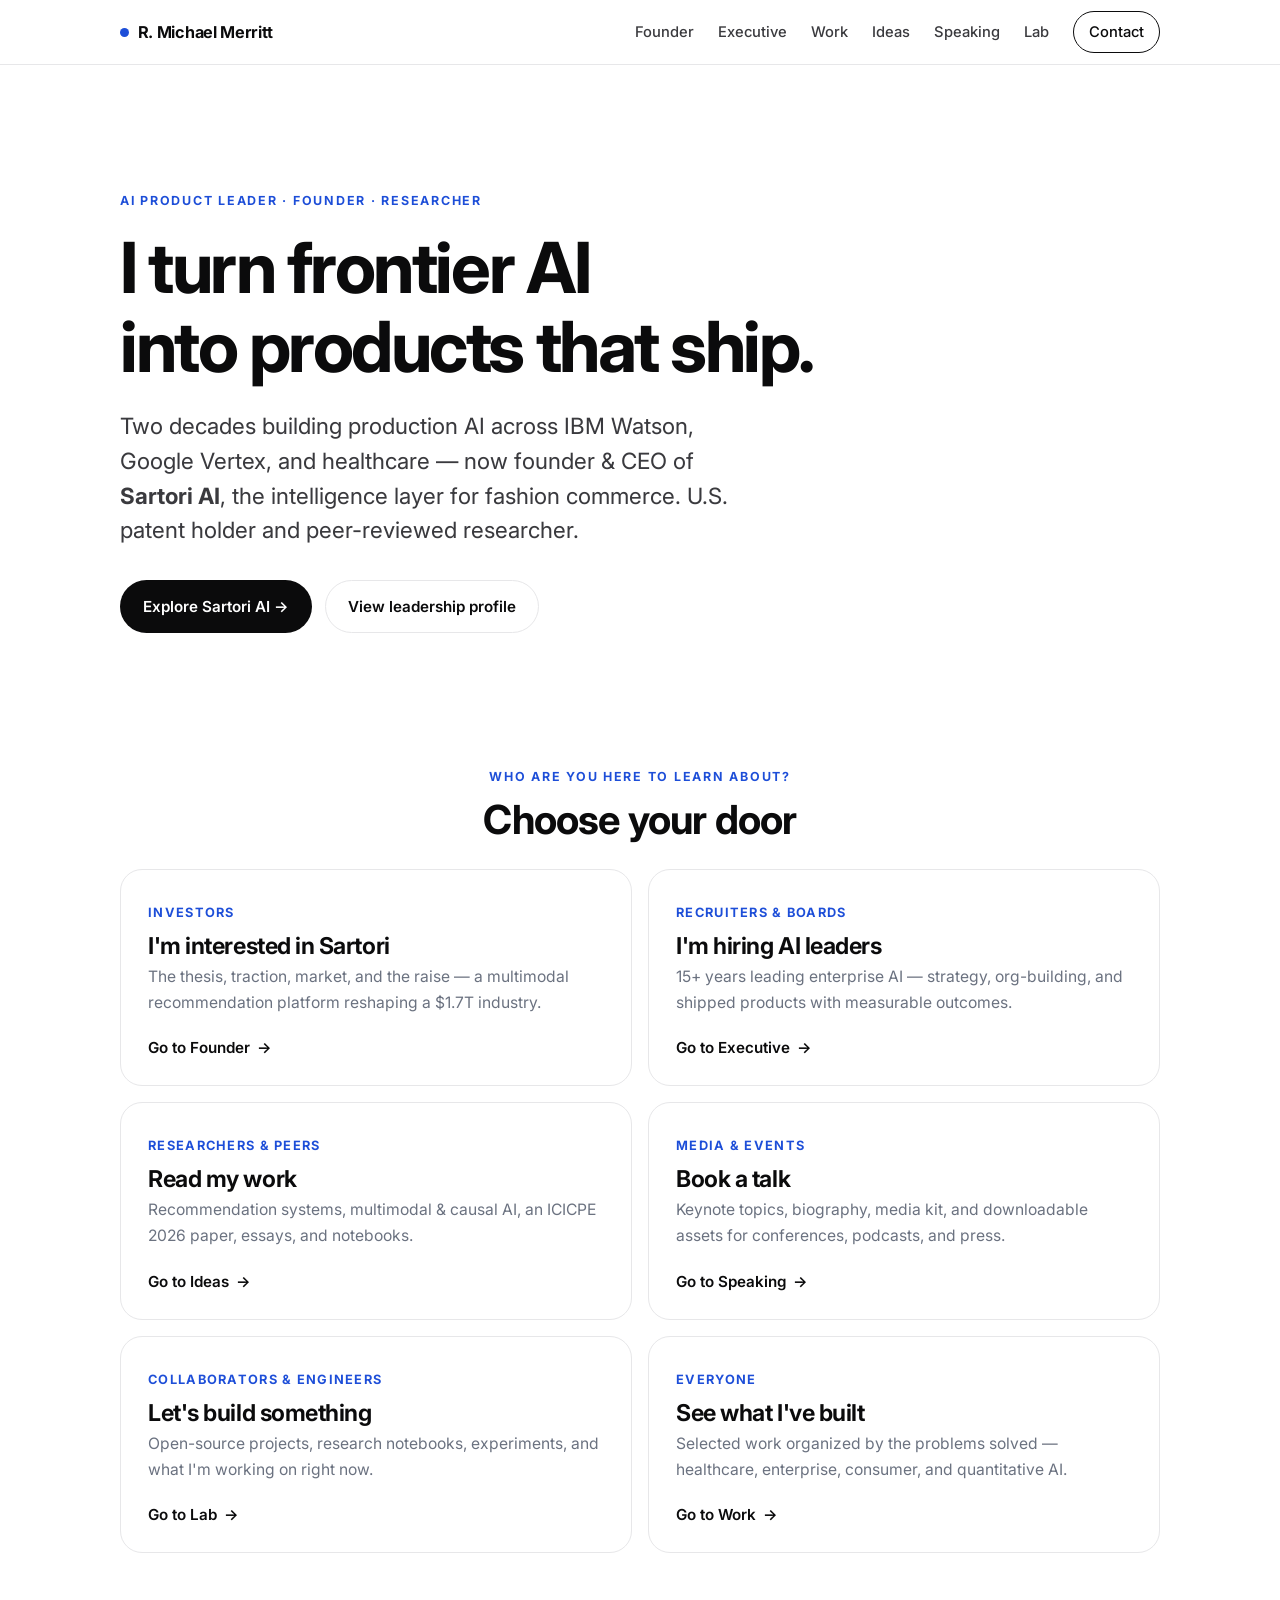
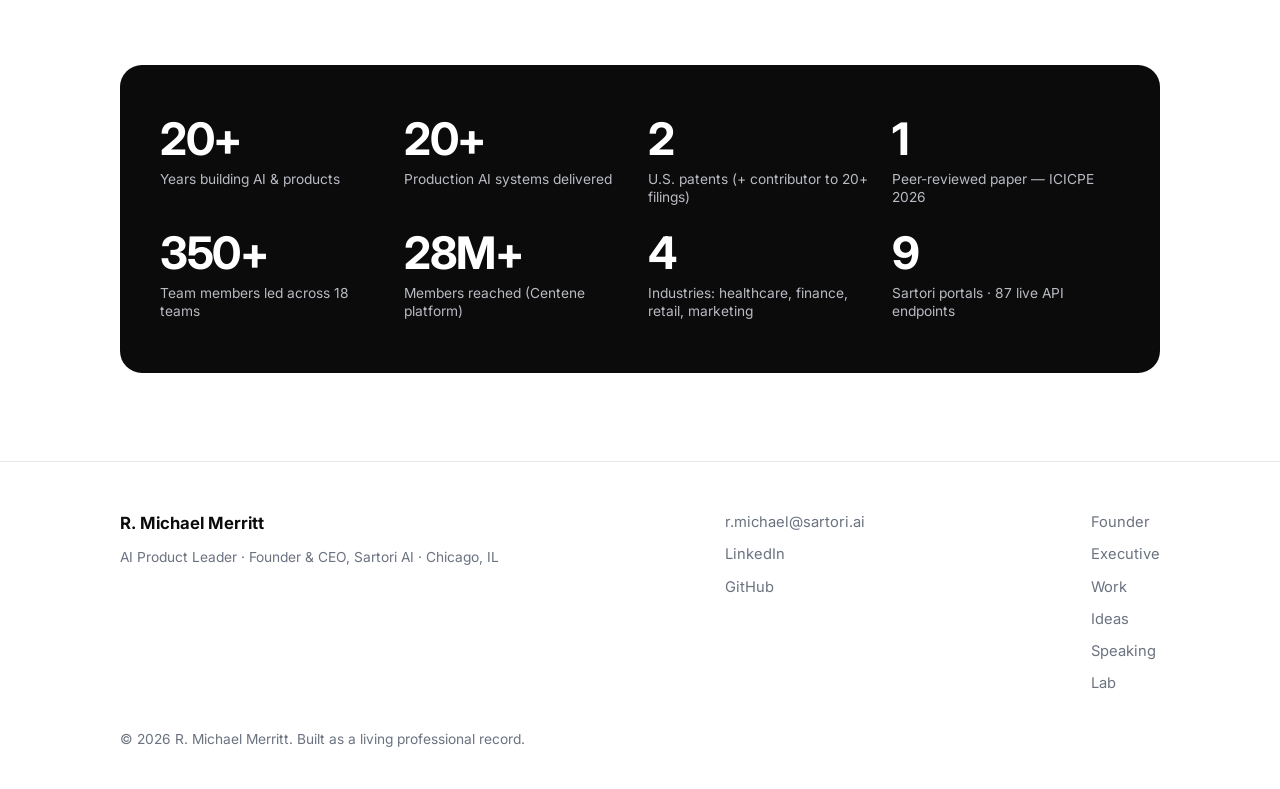
<file: index.html>
<!DOCTYPE html>
<html lang="en">
<head>
<meta charset="UTF-8">
<meta name="viewport" content="width=device-width, initial-scale=1.0">
<title>R. Michael Merritt — AI Product Leader, Founder & Researcher</title>
<meta name="description" content="R. Michael Merritt — AI product executive and founder of Sartori AI. Enterprise AI leadership (IBM Watson, Google Vertex), recommendation systems, and applied research.">
<link rel="preconnect" href="https://fonts.googleapis.com"><link rel="preconnect" href="https://fonts.gstatic.com" crossorigin>
<link href="https://fonts.googleapis.com/css2?family=Inter:wght@400;500;600;700&display=swap" rel="stylesheet">
<link rel="stylesheet" href="style.css">
</head>
<body>

<nav class="nav">
  <div class="nav-inner">
    <a class="brand" href="index.html"><span class="dot"></span> R. Michael Merritt</a>
    <button class="nav-toggle" data-nav-toggle aria-label="Menu">☰</button>
    <div class="nav-links">
      <a href="founder.html">Founder</a>
      <a href="executive.html">Executive</a>
      <a href="work.html">Work</a>
      <a href="ideas.html">Ideas</a>
      <a href="speaking.html">Speaking</a>
      <a href="lab.html">Lab</a>
      <a class="nav-cta" href="mailto:r.michael@sartori.ai">Contact</a>
    </div>
  </div>
</nav>

<header class="hero">
  <div class="wrap">
    <span class="eyebrow">AI Product Leader · Founder · Researcher</span>
    <h1 class="display">I turn frontier AI<br>into products that ship.</h1>
    <p class="lede">Two decades building production AI across IBM Watson, Google Vertex, and healthcare — now founder &amp; CEO of <strong>Sartori AI</strong>, the intelligence layer for fashion commerce. U.S. patent holder and peer-reviewed researcher.</p>
    <div class="btn-row">
      <a class="btn btn-primary" href="founder.html">Explore Sartori AI →</a>
      <a class="btn btn-ghost" href="executive.html">View leadership profile</a>
    </div>
  </div>
</header>

<section class="section-tight">
  <div class="wrap">
    <div class="center" style="margin-bottom:1.6rem">
      <span class="eyebrow">Who are you here to learn about?</span>
      <h2 class="section-title mt-1">Choose your door</h2>
    </div>
    <div class="doors">
      <a class="door" href="founder.html">
        <span class="who">Investors</span>
        <h3>I'm interested in Sartori</h3>
        <p>The thesis, traction, market, and the raise — a multimodal recommendation platform reshaping a $1.7T industry.</p>
        <span class="go">Go to Founder <span class="a">→</span></span>
      </a>
      <a class="door" href="executive.html">
        <span class="who">Recruiters &amp; Boards</span>
        <h3>I'm hiring AI leaders</h3>
        <p>15+ years leading enterprise AI — strategy, org-building, and shipped products with measurable outcomes.</p>
        <span class="go">Go to Executive <span class="a">→</span></span>
      </a>
      <a class="door" href="ideas.html">
        <span class="who">Researchers &amp; Peers</span>
        <h3>Read my work</h3>
        <p>Recommendation systems, multimodal &amp; causal AI, an ICICPE 2026 paper, essays, and notebooks.</p>
        <span class="go">Go to Ideas <span class="a">→</span></span>
      </a>
      <a class="door" href="speaking.html">
        <span class="who">Media &amp; Events</span>
        <h3>Book a talk</h3>
        <p>Keynote topics, biography, media kit, and downloadable assets for conferences, podcasts, and press.</p>
        <span class="go">Go to Speaking <span class="a">→</span></span>
      </a>
      <a class="door" href="lab.html">
        <span class="who">Collaborators &amp; Engineers</span>
        <h3>Let's build something</h3>
        <p>Open-source projects, research notebooks, experiments, and what I'm working on right now.</p>
        <span class="go">Go to Lab <span class="a">→</span></span>
      </a>
      <a class="door" href="work.html">
        <span class="who">Everyone</span>
        <h3>See what I've built</h3>
        <p>Selected work organized by the problems solved — healthcare, enterprise, consumer, and quantitative AI.</p>
        <span class="go">Go to Work <span class="a">→</span></span>
      </a>
    </div>
  </div>
</section>

<section class="section-tight">
  <div class="wrap">
    <div class="metrics">
      <div class="wrap">
        <div class="metric-grid">
          <div class="metric"><div class="num">20+</div><div class="lbl">Years building AI &amp; products</div></div>
          <div class="metric"><div class="num">20+</div><div class="lbl">Production AI systems delivered</div></div>
          <div class="metric"><div class="num">2</div><div class="lbl">U.S. patents (+ contributor to 20+ filings)</div></div>
          <div class="metric"><div class="num">1</div><div class="lbl">Peer-reviewed paper — ICICPE 2026</div></div>
          <div class="metric"><div class="num">350+</div><div class="lbl">Team members led across 18 teams</div></div>
          <div class="metric"><div class="num">28M+</div><div class="lbl">Members reached (Centene platform)</div></div>
          <div class="metric"><div class="num">4</div><div class="lbl">Industries: healthcare, finance, retail, marketing</div></div>
          <div class="metric"><div class="num">9</div><div class="lbl">Sartori portals · 87 live API endpoints</div></div>
        </div>
      </div>
    </div>
  </div>
</section>

<footer class="footer">
  <div class="wrap">
    <div class="cols">
      <div class="fcol">
        <span class="big">R. Michael Merritt</span>
        <span class="muted small">AI Product Leader · Founder &amp; CEO, Sartori AI · Chicago, IL</span>
      </div>
      <div class="fcol">
        <a href="mailto:r.michael@sartori.ai">r.michael@sartori.ai</a>
        <a href="https://www.linkedin.com/in/robert-merritt-mba-cpm-0559ab2a7/">LinkedIn</a>
        <a href="https://github.com/bob-michael-prodmgmt">GitHub</a>
      </div>
      <div class="fcol">
        <a href="founder.html">Founder</a>
        <a href="executive.html">Executive</a>
        <a href="work.html">Work</a>
        <a href="ideas.html">Ideas</a>
        <a href="speaking.html">Speaking</a>
        <a href="lab.html">Lab</a>
      </div>
    </div>
    <p class="muted small mt-3 mb-0">© 2026 R. Michael Merritt. Built as a living professional record.</p>
  </div>
</footer>

<script src="main.js"></script>
</body>
</html>
</file>
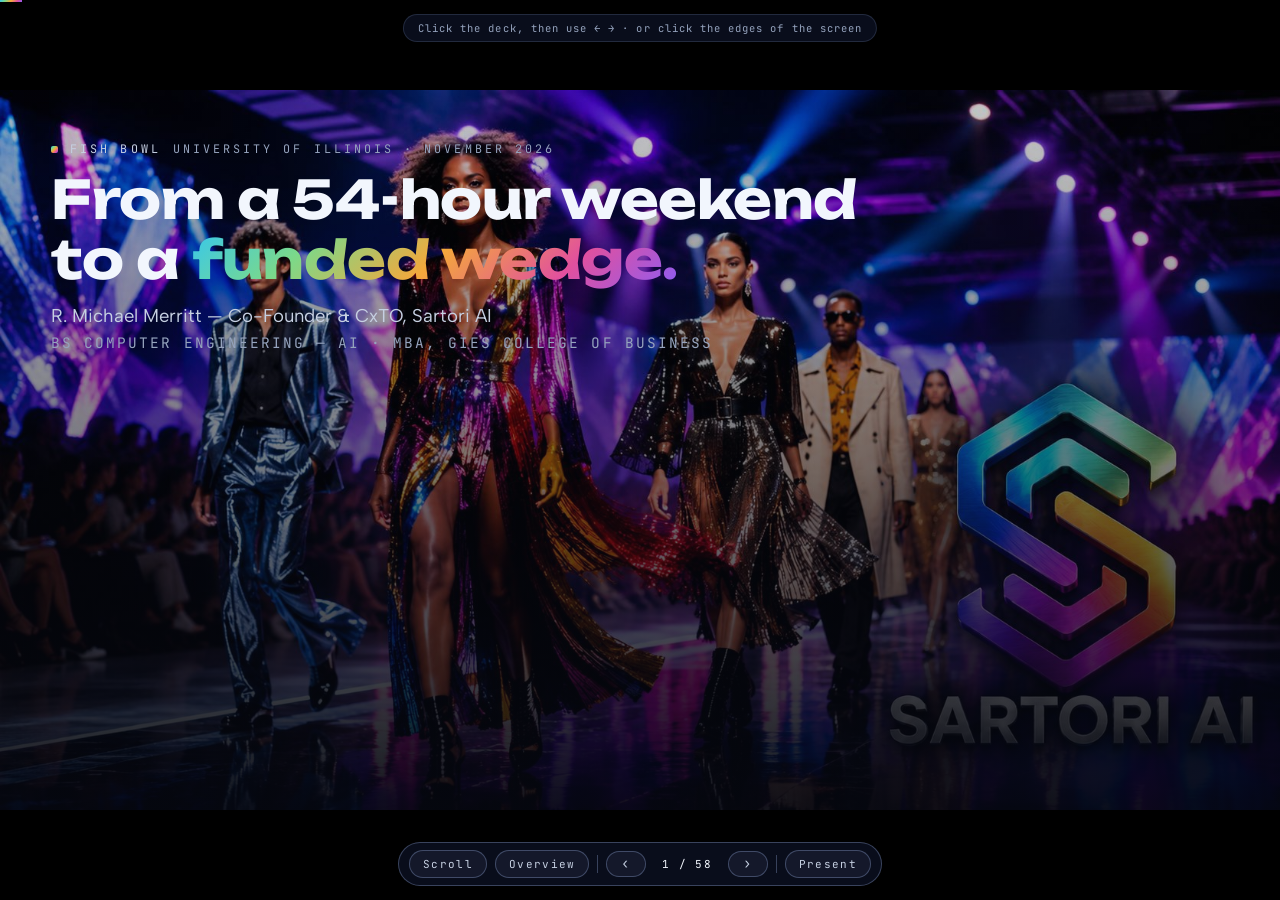
<file: fishbowl/index.html>
<!doctype html>
<html lang="en">
<head>
<meta charset="utf-8">
<meta name="viewport" content="width=device-width,initial-scale=1,viewport-fit=cover">
<title>Fish Bowl — Sartori AI</title>
<link rel="preconnect" href="https://fonts.googleapis.com">
<link rel="preconnect" href="https://fonts.gstatic.com" crossorigin>
<link href="https://fonts.googleapis.com/css2?family=Unbounded:wght@600;700&family=Albert+Sans:wght@400;500;600;700&family=JetBrains+Mono:wght@400;500;600&display=swap" rel="stylesheet">
<style>
:root{
  --ink0:#05070F; --ink1:#0A0F1E; --ink2:#101830;
  --line:rgba(150,170,220,.18); --line-hi:rgba(150,170,220,.34);
  --silver:#C6D0E2; --silver-hi:#F2F6FD; --silver-lo:#95A3BD;
  --cy:#35C7F0; --gn:#7BD98A; --am:#F4A83B; --mg:#E1509E; --vi:#8B5CF6;
  --spectral:linear-gradient(135deg,#35C7F0 0%,#7BD98A 24%,#F4A83B 50%,#E1509E 76%,#8B5CF6 100%);
  --illini-orange:#FF5F05; --illini-blue:#13294B;
}
*{box-sizing:border-box;min-height:0}
html,body{margin:0;padding:0;min-height:100%;background:#000;color:var(--silver);
  font-family:'Albert Sans',system-ui,sans-serif}
body.mode-deck{height:100%;overflow:hidden}
body.mode-scroll{overflow-y:auto;overflow-x:hidden}

/* ---------- stage ---------- */
#deck{background:#000}
body.mode-deck #deck{position:fixed;inset:0;display:flex;align-items:center;justify-content:center}
body.mode-scroll #deck{position:static;display:block;padding:20px 20px 96px}
.slide{
  display:none; position:relative;
  container-type:inline-size;
  background:
    radial-gradient(760px 420px at 10% 0%, rgba(53,199,240,.06), transparent 60%),
    radial-gradient(760px 460px at 92% 100%, rgba(225,80,158,.07), transparent 60%),
    var(--ink0);
  padding:clamp(16px,3.1cqi,42px) clamp(18px,3.8cqi,52px) clamp(14px,2.6cqi,34px);
  flex-direction:column; overflow:hidden;
}
.fitwrap{flex:1 1 auto;min-height:0;width:100%;display:flex;flex-direction:column;
  gap:clamp(8px,1.3cqi,16px);transform-origin:top center}
body.mode-deck .slide{width:min(100vw,177.78vh);height:min(56.25vw,100vh)}
body.mode-deck .slide.on{display:flex}
/* stacked reading view — every slide framed, with real separation */
body.mode-scroll .slide{
  display:flex; width:100%; max-width:1360px; margin:0 auto clamp(22px,3vw,44px);
  aspect-ratio:16/9; border:1px solid var(--line-hi); border-radius:16px;
  box-shadow:0 20px 56px rgba(0,0,0,.6), 0 0 0 1px rgba(0,0,0,.6)}
body.mode-scroll .slide.bleed,body.mode-scroll .slide.title-slide,
body.mode-scroll .slide.actdiv{overflow:hidden}

/* frosted treatment for concept slides */
.slide.concept{
  background:
    radial-gradient(900px 520px at 50% -10%, rgba(139,92,246,.16), transparent 62%),
    radial-gradient(700px 420px at 8% 100%, rgba(53,199,240,.10), transparent 60%),
    linear-gradient(180deg,#0C1324,#070A14);
}
.slide.concept::before{
  content:"";position:absolute;inset:clamp(12px,2.2cqi,28px);border-radius:20px;
  background:rgba(170,182,204,.045);
  backdrop-filter:blur(26px) saturate(135%);-webkit-backdrop-filter:blur(26px) saturate(135%);
  border:1px solid rgba(190,205,240,.16);pointer-events:none;
}
.slide.concept > *{position:relative;z-index:1}
.slide.concept{padding:clamp(26px,4.6cqi,62px) clamp(30px,5.4cqi,74px) clamp(22px,3.6cqi,46px)}

/* ---------- type ---------- */
.eyebrow{font-family:'JetBrains Mono',ui-monospace,monospace;font-size:clamp(8px,.92cqi,12px);
  letter-spacing:.26em;text-transform:uppercase;color:var(--silver-lo);
  display:flex;align-items:center;gap:12px;flex:none}
.eyebrow .dot{width:7px;height:7px;border-radius:2px;background:var(--spectral);flex:none}
.eyebrow .n{color:var(--silver)}
h1{font-family:'Unbounded',system-ui,sans-serif;font-weight:700;color:var(--silver-hi);
  font-size:clamp(17px,3.05cqi,37px);line-height:1.13;letter-spacing:-.01em;
  text-wrap:balance;margin:0;flex:none}
h1.big{font-size:clamp(22px,4.4cqi,53px)}
.grad{background:var(--spectral);-webkit-background-clip:text;background-clip:text;color:transparent}
.sub{font-size:clamp(11.5px,1.4cqi,18px);color:var(--silver);line-height:1.45;max-width:92%}
.mono{font-family:'JetBrains Mono',ui-monospace,monospace}
b,strong{color:var(--silver-hi);font-weight:600}

/* ---------- layout helpers ---------- */
.body{flex:1 1 auto;min-height:0;display:flex;flex-direction:column;gap:clamp(8px,1.3cqi,16px);
  justify-content:center}
/* content hugs itself and floats in the optical centre — no stretched empty cards */
.grid{display:grid;gap:clamp(9px,1.35cqi,18px);flex:1 1 auto;min-height:0;
  align-content:center;grid-auto-rows:min-content}
.g2{grid-template-columns:1fr 1fr}.g3{grid-template-columns:repeat(3,1fr)}
.g4{grid-template-columns:repeat(4,1fr)}.g5{grid-template-columns:repeat(5,1fr)}
.rows2{grid-template-rows:auto auto}.rows3{grid-template-rows:repeat(3,auto)}
.center{align-items:center;justify-content:center;text-align:center}
.card{
  --ac:var(--cy);
  border-radius:13px;border:1px solid rgba(150,170,220,.18);
  background:linear-gradient(180deg,var(--ink1),rgba(10,15,30,.22));
  padding:clamp(13px,1.85cqi,25px) clamp(15px,2.25cqi,30px);
  display:flex;flex-direction:column;gap:clamp(4px,.7cqi,9px);min-height:0}
.card.lit{border-color:color-mix(in srgb,var(--ac) 46%,transparent);
  background:linear-gradient(180deg,color-mix(in srgb,var(--ac) 11%,transparent),rgba(10,15,30,.22))}
.card.dim{opacity:.42}
.ac2{--ac:var(--gn)}.ac3{--ac:var(--am)}.ac4{--ac:var(--mg)}.ac5{--ac:var(--vi)}
.ctitle{font-family:'Unbounded',system-ui,sans-serif;font-weight:600;color:var(--silver-hi);
  font-size:clamp(12.5px,1.74cqi,22.5px);line-height:1.2}
/* gradient glyph that heads a card */
.ico{width:clamp(26px,3.3cqi,42px);height:clamp(26px,3.3cqi,42px);flex:none;margin-bottom:2px}
.ico svg{width:100%;height:100%;display:block}
.ctag{font-family:'JetBrains Mono',ui-monospace,monospace;font-size:clamp(9.5px,1.02cqi,13px);
  letter-spacing:.15em;text-transform:uppercase;color:var(--ac);font-weight:500}
.ctext{font-size:clamp(12px,1.46cqi,19.5px);color:var(--silver);line-height:1.45}
.big-num{font-family:'Unbounded',system-ui,sans-serif;font-weight:700;color:var(--silver-hi);
  font-size:clamp(18px,3.3cqi,42px);line-height:1}
.mid-num{font-family:'Unbounded',system-ui,sans-serif;font-weight:700;
  font-size:clamp(14px,2.2cqi,27px);line-height:1;color:var(--silver-hi)}
ul.tick{margin:0;padding:0;list-style:none;display:flex;flex-direction:column;gap:clamp(4px,.7cqi,9px)}
ul.tick li{position:relative;padding-left:clamp(14px,1.6cqi,20px);
  font-size:clamp(12px,1.46cqi,19.5px);line-height:1.45;color:var(--silver)}
ul.tick li::before{content:"";position:absolute;left:0;top:.52em;width:6px;height:6px;
  border-radius:2px;background:var(--spectral)}

/* kicker */
.kicker{flex:none;margin-top:clamp(6px,1cqi,14px);border-top:2px solid transparent;border-image:var(--spectral) 1;
  padding:clamp(9px,1.4cqi,16px) clamp(10px,2cqi,24px) 0;text-align:center;
  font-family:'Unbounded',system-ui,sans-serif;font-weight:600;letter-spacing:-.01em;
  font-size:clamp(12.5px,1.98cqi,24px);color:var(--silver-hi);line-height:1.3}

/* institution lockups — set in type, since university crests are trademarked */
.lockrow{display:flex;align-items:center;justify-content:center;gap:clamp(16px,3cqi,44px);
  flex:none;flex-wrap:wrap;padding-top:clamp(2px,.6cqi,8px)}
.lock{display:flex;flex-direction:column;gap:3px;text-align:center}
.lock .lk1{font-family:'Unbounded',sans-serif;font-weight:600;color:var(--silver-hi);
  font-size:clamp(13px,1.95cqi,26px);letter-spacing:-.01em;line-height:1.15}
.lock .lk2{font-family:'JetBrains Mono',monospace;font-size:clamp(8px,.88cqi,11.5px);
  letter-spacing:.2em;text-transform:uppercase;color:var(--silver-lo)}
.lockdot{width:7px;height:7px;border-radius:2px;background:var(--spectral);flex:none}

/* photographic backing */
.bgphoto{position:absolute;inset:0;width:100%;height:100%;object-fit:cover;z-index:0;
  opacity:.38;filter:saturate(1.2) contrast(1.05)}
.bgveil{position:absolute;inset:0;z-index:1;background:
  linear-gradient(180deg,rgba(5,7,15,.9) 0%,rgba(5,7,15,.82) 45%,rgba(5,7,15,.95) 100%)}
.slide.hasphoto > *:not(.bgphoto):not(.bgveil){position:relative;z-index:2}

/* infographic band */
.band{flex:0 1 auto;min-height:0;display:flex;align-items:center;justify-content:center;width:100%}
.band svg{width:100%;height:auto;max-height:clamp(130px,30cqi,360px)}
.slide.bandgrid .band svg{max-height:clamp(80px,15.5cqi,186px)}
.slide.bandgrid .grid{flex:0 1 auto}

/* chain / flow */
.chain{display:flex;align-items:center;gap:clamp(4px,.7cqi,9px);flex:1 1 auto;min-height:0}
.node{flex:1 1 0;border-radius:11px;border:1px solid rgba(150,170,220,.2);
  background:linear-gradient(180deg,var(--ink1),rgba(10,15,30,.2));
  padding:clamp(7px,1.05cqi,14px) clamp(6px,.9cqi,12px);
  display:flex;flex-direction:column;justify-content:center;gap:4px;text-align:center;min-width:0}
.node .nt{font-family:'Unbounded',sans-serif;font-weight:600;color:var(--silver-hi);
  font-size:clamp(10px,1.22cqi,16px);line-height:1.2}
.node .nd{font-family:'JetBrains Mono',monospace;font-size:clamp(8px,.82cqi,11px);
  letter-spacing:.1em;text-transform:uppercase;color:var(--silver-lo)}
.node.hl{border-color:rgba(53,199,240,.5);background:linear-gradient(180deg,rgba(53,199,240,.12),rgba(10,15,30,.2))}
.arrow{flex:none;display:flex;align-items:center;color:var(--silver-lo);
  font-size:clamp(9px,1.1cqi,15px)}

/* logo mark */
.mark{position:absolute;right:clamp(14px,2.4cqi,30px);top:clamp(12px,2.1cqi,26px);
  width:clamp(20px,2.7cqi,34px);height:auto;opacity:.95;z-index:3;pointer-events:none}
.slide.concept .mark{opacity:.55}

/* live / embed slides */
.livegrid{display:grid;grid-template-columns:.92fr 1.55fr;gap:clamp(10px,1.5cqi,20px);
  flex:1 1 auto;min-height:0}
.popout{position:absolute;right:10px;top:10px;z-index:4}
.framecol{display:flex;flex-direction:column;gap:clamp(5px,.7cqi,9px);min-height:0}
.framecap{flex:none;font-family:'JetBrains Mono',monospace;font-size:clamp(8px,.86cqi,11.5px);
  letter-spacing:.06em;color:var(--silver-lo);line-height:1.45}
.framecap b{color:var(--silver);font-weight:500}
.frame{flex:1 1 auto;min-height:0;border-radius:12px;overflow:hidden;
  border:1px solid var(--line-hi);background:var(--ink1);position:relative}
.frame iframe{width:100%;height:100%;border:0;display:block;background:var(--ink1)}
.frame .fallback{position:absolute;inset:0;display:flex;flex-direction:column;
  align-items:center;justify-content:center;gap:10px;text-align:center;padding:20px;
  background:var(--ink1);z-index:0}
.frame iframe{position:relative;z-index:1}
.btnrow{display:flex;gap:clamp(6px,1cqi,12px);flex-wrap:wrap;flex:none}
.btn{font-family:'JetBrains Mono',monospace;font-size:clamp(8px,.86cqi,11.5px);
  letter-spacing:.1em;text-transform:uppercase;text-decoration:none;color:var(--silver-hi);
  border:1px solid var(--line-hi);border-radius:999px;padding:7px 15px;
  background:rgba(150,170,220,.07);transition:.15s}
.btn:hover{border-color:rgba(53,199,240,.55);background:rgba(53,199,240,.13)}
.btn.pri{border-color:transparent;background:var(--spectral);color:#05070F;font-weight:600}

/* qr */
.qr{width:clamp(70px,11cqi,150px);height:auto;border-radius:10px;border:1px solid var(--line-hi);display:block}

/* title slide */
.title-slide{padding:0;justify-content:flex-end}
.title-slide .photo{position:absolute;inset:0;width:100%;height:100%;object-fit:cover;z-index:0}
.title-slide .scrim{position:absolute;inset:0;z-index:1;
  background:linear-gradient(180deg,rgba(5,7,15,.22) 0%,rgba(5,7,15,.55) 55%,rgba(5,7,15,.94) 100%)}
.title-slide .tcontent{position:relative;z-index:2;padding:clamp(20px,4cqi,56px);display:flex;
  flex-direction:column;gap:clamp(6px,1cqi,14px)}

/* act divider */
.slide.actdiv{padding:0;justify-content:flex-end}
.actdiv .photo{position:absolute;inset:0;width:100%;height:100%;object-fit:cover;z-index:0;
  filter:saturate(1.15) contrast(1.05)}
.actdiv .scrim{position:absolute;inset:0;z-index:1;
  background:linear-gradient(100deg,rgba(5,7,15,.97) 0%,rgba(5,7,15,.9) 38%,rgba(5,7,15,.55) 72%,rgba(5,7,15,.42) 100%)}
.actdiv .bar{position:absolute;left:0;right:0;bottom:0;height:5px;background:var(--spectral);z-index:3}
.actdiv .acontent{position:relative;z-index:2;padding:clamp(22px,4.4cqi,62px);
  display:flex;flex-direction:column;gap:clamp(6px,1cqi,14px);max-width:72%}
.actdiv .anum{font-family:'JetBrains Mono',monospace;font-size:clamp(9px,1.05cqi,14px);
  letter-spacing:.34em;color:var(--silver-lo);text-transform:uppercase}
.actdiv h1{font-size:clamp(20px,4.3cqi,52px)}
.actdiv .asub{font-size:clamp(10px,1.3cqi,17px);color:var(--silver);line-height:1.45;max-width:90%}

/* bmc */
.bmc{display:grid;gap:clamp(5px,.7cqi,10px);flex:1 1 auto;min-height:0;
  grid-template-columns:repeat(5,1fr);grid-template-rows:1.5fr 1.5fr 1fr;
  grid-template-areas:
    "kp ka vp cr cs"
    "kp kr vp ch cs"
    "cost cost cost rev rev"}
.bmc .kp{grid-area:kp}.bmc .ka{grid-area:ka}.bmc .kr{grid-area:kr}
.bmc .vp{grid-area:vp}.bmc .cr{grid-area:cr}.bmc .ch{grid-area:ch}
.bmc .cs{grid-area:cs}.bmc .cost{grid-area:cost}.bmc .rev{grid-area:rev}
.bmc .b{border-radius:10px;border:1px solid rgba(150,170,220,.2);
  background:linear-gradient(180deg,var(--ink1),rgba(10,15,30,.2));
  padding:clamp(7px,.95cqi,13px) clamp(8px,1.05cqi,14px);display:flex;flex-direction:column;
  gap:clamp(3px,.42cqi,6px);min-height:0}
.bmc .b h4{margin:0;font-family:'JetBrains Mono',monospace;font-weight:500;
  font-size:clamp(7.5px,.8cqi,10.5px);letter-spacing:.13em;text-transform:uppercase;
  color:var(--silver-lo);flex:none}
.bmc .b p{margin:0;font-size:clamp(10px,1.2cqi,16px);line-height:1.38;color:var(--silver)}
.bmc .b.vp p,.bmc .b.cs p{font-size:clamp(9.5px,1.14cqi,15px)}
.bmc .b.chg{border-color:rgba(225,80,158,.55);background:linear-gradient(180deg,rgba(225,80,158,.14),rgba(10,15,30,.2))}
.bmc .b.keep{border-color:rgba(123,217,138,.4);background:linear-gradient(180deg,rgba(123,217,138,.08),rgba(10,15,30,.2))}

/* image slide */
.imgwrap{flex:1 1 auto;min-height:0;display:flex;align-items:center;justify-content:center}
.imgwrap img{max-width:100%;max-height:100%;object-fit:contain;border-radius:10px}
.slide.bleed{padding:0}
.slide.bleed img{width:100%;height:100%;object-fit:contain;display:block}

/* HUD */
#hud{position:fixed;left:50%;transform:translateX(-50%);bottom:14px;z-index:50;
  display:flex;align-items:center;gap:8px;padding:7px 10px;border-radius:999px;
  font-family:'JetBrains Mono',monospace;font-size:11px;letter-spacing:.12em;
  color:var(--silver);background:rgba(10,15,30,.9);border:1px solid var(--line-hi);
  box-shadow:0 10px 34px rgba(0,0,0,.7);backdrop-filter:blur(14px);
  opacity:1;transition:opacity .3s}
#hud.dim{opacity:.18}
#hud:hover{opacity:1}
#hud button{font:inherit;letter-spacing:.12em;color:var(--silver);background:rgba(150,170,220,.08);
  border:1px solid var(--line-hi);border-radius:999px;padding:6px 13px;cursor:pointer;
  transition:.15s;white-space:nowrap}
#hud button:hover{color:#05070F;background:var(--spectral);border-color:transparent}
#hud button.nav{font-size:14px;padding:4px 14px;line-height:1.1}
#hud #cnt{min-width:66px;text-align:center;color:var(--silver-hi)}
#hud .sep{width:1px;height:18px;background:var(--line-hi)}
body.mode-scroll #hud .deckonly{display:none}
/* click zones for advancing without keyboard focus */
.zone{position:fixed;top:0;bottom:46px;width:12%;z-index:40;cursor:pointer;border:0;
  background:transparent;opacity:0;transition:opacity .2s}
.zone:hover{opacity:1;background:linear-gradient(90deg,rgba(53,199,240,.14),transparent)}
#zoneR{right:0;background:linear-gradient(270deg,rgba(53,199,240,.14),transparent)}
#zoneL{left:0}
body.mode-scroll .zone{display:none}
#hint{position:fixed;left:50%;transform:translateX(-50%);top:14px;z-index:51;
  font-family:'JetBrains Mono',monospace;font-size:10.5px;letter-spacing:.1em;
  color:var(--silver-lo);background:rgba(10,15,30,.92);border:1px solid var(--line);
  border-radius:999px;padding:6px 14px;transition:opacity .4s}
#hint.gone{opacity:0;pointer-events:none}
body.mode-scroll #hint{display:none}
#prog{position:fixed;left:0;top:0;height:2px;background:var(--spectral);z-index:60;transition:width .25s}

/* overview */
#ov{position:fixed;inset:0;background:rgba(3,5,10,.97);z-index:100;display:none;
  overflow:auto;padding:26px;grid-template-columns:repeat(auto-fill,minmax(168px,1fr));gap:12px;
  align-content:start}
#ov.on{display:grid}
.ovc{border:1px solid var(--line);border-radius:9px;padding:11px;cursor:pointer;
  background:var(--ink1);display:flex;flex-direction:column;gap:5px;transition:.15s}
.ovc:hover{border-color:rgba(53,199,240,.5);background:rgba(53,199,240,.08)}
.ovc .i{font-family:'JetBrains Mono',monospace;font-size:9px;letter-spacing:.14em;color:var(--silver-lo)}
.ovc .t{font-size:11.5px;line-height:1.3;color:var(--silver-hi);font-weight:600}
.ovc .a{font-family:'JetBrains Mono',monospace;font-size:8px;letter-spacing:.1em;
  text-transform:uppercase;color:var(--cy)}

@media (max-width:820px){
  html,body{overflow:auto!important;height:auto}
  #deck{position:static!important;display:block!important;padding:12px 10px 90px!important}
  .slide,body.mode-deck .slide,body.mode-scroll .slide{
    width:100%;height:auto;aspect-ratio:auto;container-type:normal;
    padding:20px 16px 18px;gap:12px;margin:0 0 18px;border-radius:14px;
    border:1px solid var(--line-hi);display:flex}
  .grid{grid-template-columns:1fr!important;grid-template-rows:none!important}
  .bmc{grid-template-columns:1fr;grid-template-rows:none;grid-template-areas:none}
  .bmc .b{grid-area:auto!important}
  .chain{flex-wrap:wrap}.arrow{display:none}.node{flex:1 1 44%}
  h1{font-size:20px}h1.big{font-size:26px}.kicker{font-size:15px}
  .frame{height:300px;flex:none}
  .livegrid{grid-template-columns:1fr}
  .zone,#hint{display:none}
  #hud{bottom:10px;font-size:10px;gap:5px;padding:5px 7px}
  #hud .deckonly,#hud .sep{display:none}
}
</style>
</head>
<body>
<div id="prog"></div>
<div id="deck">
<!-- 1 TITLE -->
<section class="slide title-slide" data-act="Open" data-title="Title">
  <img class="photo" src="assets/title.jpg" alt="">
  <div class="scrim"></div>
  <div class="tcontent">
    <div class="eyebrow"><span class="dot"></span><span class="n">Fish Bowl</span><span>University of Illinois · November 2026</span></div>
    <h1 class="big">From a 54-hour weekend to a <span class="grad">funded wedge.</span></h1>
    <div class="sub" style="font-size:clamp(11px,1.45cqi,19px)">R. Michael Merritt — Co-Founder &amp; CxTO, Sartori AI<br>
    <span class="mono" style="font-size:.78em;letter-spacing:.14em;color:var(--silver-lo)">BS COMPUTER ENGINEERING — AI · MBA, GIES COLLEGE OF BUSINESS</span></div>
  </div>
</section>

<!-- 2 -->
<section class="slide" data-act="Open" data-title="I sat where you're sitting — twice">
  <div class="eyebrow"><span class="dot"></span><span class="n">00</span><span>Where this starts</span></div>
  <h1>I sat where you're sitting. <span class="grad">Twice.</span></h1>
  <div class="grid g3">
    <div class="card lit"><span class="ctag">First time</span><span class="ctitle">B.S. Computer Engineering — Artificial Intelligence</span>
      <span class="ctext">Illinois. The machine learning started here, in a classroom, long before it was a company.</span></div>
    <div class="card ac3 lit"><span class="ctag">Second time</span><span class="ctitle">MBA — Gies College of Business</span>
      <span class="ctext">Data analytics specialization. I came back for the half of the job engineering doesn't teach you.</span></div>
    <div class="card ac5 lit"><span class="ctag">Today</span><span class="ctitle">Four ventures. One exit. Still pre-seed.</span>
      <span class="ctext">Everything in this deck happened between those two degrees and this room.</span></div>
  </div>
  <div class="kicker">Nothing here required a different school. <span class="grad">It required starting.</span></div>
</section>

<!-- 3 -->
<section class="slide" data-act="Open" data-title="What you'll leave with">
  <div class="eyebrow"><span class="dot"></span><span class="n">00</span><span>The five ideas in this talk</span></div>
  <h1>A company is the story. <span class="grad">These five ideas are the lesson.</span></h1>
  <div class="grid g5">
    <div class="card lit"><span class="ctag">01</span><span class="ctitle">Problem / solution fit</span><span class="ctext">And the uncomfortable way you learn you don't have it.</span></div>
    <div class="card ac2 lit"><span class="ctag">02</span><span class="ctitle">Customer discovery</span><span class="ctext">User ≠ buyer ≠ champion. Getting this wrong costs years.</span></div>
    <div class="card ac3 lit"><span class="ctag">03</span><span class="ctitle">The wedge</span><span class="ctext">Narrow enough to win. Wide enough to matter later.</span></div>
    <div class="card ac4 lit"><span class="ctag">04</span><span class="ctitle">Business model</span><span class="ctext">Nine blocks. Change six, keep three — that's a pivot.</span></div>
    <div class="card ac5 lit"><span class="ctag">05</span><span class="ctitle">Fundraising</span><span class="ctext">It's a sales pipeline. Treat it like one or it eats you.</span></div>
  </div>
  <div class="kicker">Watch for these five. <span class="grad">Everything else is just my particular mess.</span></div>
</section>

<!-- 4 -->
<section class="slide" data-act="Education" data-title="Illinois, twice">
  <div class="eyebrow"><span class="dot"></span><span class="n">01</span><span>Education — the foundation</span></div>
  <h1>Both of my degrees from here <span class="grad">are load-bearing.</span></h1>
  <div class="grid g2">
    <div class="card lit" style="justify-content:center">
      <span class="ctag">Undergraduate</span>
      <span class="ctitle" style="font-size:clamp(12px,1.85cqi,23px)">B.S. Computer Engineering — Artificial Intelligence</span>
      <span class="ctext">University of Illinois, Champaign. The technical floor everything else is built on — and the reason I could recognize an AI problem fourteen years later without needing anyone to explain it to me.</span>
    </div>
    <div class="card ac3 lit" style="justify-content:center">
      <span class="ctag">Graduate</span>
      <span class="ctitle" style="font-size:clamp(12px,1.85cqi,23px)">MBA — Gies College of Business</span>
      <span class="ctext">Data analytics specialization. Engineers can build the thing. The MBA is where I learned why a thing that works still doesn't sell — which is most of what this talk is about.</span>
    </div>
  </div>
  <div class="kicker">The engineering taught me to build it. <span class="grad">The MBA taught me who it was for.</span></div>
</section>

<!-- 5 -->
<section class="slide" data-act="Education" data-title="The tools I went back for">
  <div class="eyebrow"><span class="dot"></span><span class="n">02</span><span>Education — the gaps I kept finding</span></div>
  <h1>Every venture exposed a gap. <span class="grad">I went back for the tool.</span></h1>
  <div class="grid g4">
    <div class="card lit"><span class="ctag">Carnegie Mellon · Heinz</span><span class="ctitle">Generative AI, data science &amp; LLMs</span><span class="ctext">Graduate coursework. When the model stack changed under the whole industry, I went and learned the new one.</span></div>
    <div class="card ac2 lit"><span class="ctag">UT Austin · McCombs</span><span class="ctitle">Artificial intelligence &amp; machine learning</span><span class="ctext">Post-graduate program. Applied ML, end to end — the portfolio behind it is public.</span></div>
    <div class="card ac3 lit"><span class="ctag">Wharton · UPenn</span><span class="ctitle">Innovation management &amp; entrepreneurship</span><span class="ctext">Post-graduate fellowship, CTO track. How technical founders actually run companies.</span></div>
    <div class="card ac5 lit"><span class="ctag">Financial engineering</span><span class="ctitle">Quantitative finance, modeling &amp; algorithmic trading</span><span class="ctext">Because at some point you have to defend your own unit economics to someone who does this for a living.</span></div>
  </div>
  <div class="kicker">Not credential collecting. <span class="grad">Each one answers a specific thing that went wrong.</span></div>
</section>


<!-- ACT DIVIDER -->
<section class="slide actdiv" data-act="The chain" data-title="Act — How I got here — one chain, no plan">
  <img class="photo" src="assets/runway.jpg" alt="" style="object-position:28% 40%">
  <div class="scrim"></div>
  <div class="acontent">
    <div class="anum">Part one</div>
    <h1>How I got here — <span class="grad">one chain, no plan</span></h1>
    <div class="asub">Startup Weekend, Google, Macy's, Disney, IBM. Every link was caused by the one before it.</div>
  </div>
  <div class="bar"></div>
</section>

<!-- 6 -->
<section class="slide" data-act="The chain" data-title="Patient Tracker — Startup Weekend 1871">
  <div class="eyebrow"><span class="dot"></span><span class="n">03</span><span>Where the chain begins</span></div>
  <h1>December 2012. <span class="grad">Fifty-four hours at 1871.</span></h1>
  <div class="grid g2">
    <div class="card lit" style="justify-content:center">
      <span class="ctag">The event</span>
      <span class="ctitle" style="font-size:clamp(12px,1.8cqi,22px)">Patient Tracker</span>
      <span class="ctext">The seventh Chicago Startup Weekend, hosted at 1871 in the Merchandise Mart. Strangers on Friday night. A pitched, built, demoed healthcare product by Sunday.</span>
      <span class="ctext">No funding. No company. No plan beyond the weekend.</span>
    </div>
    <div class="card ac3" style="justify-content:center">
      <span class="ctag">What 54 hours forces</span>
      <ul class="tick">
        <li>You cannot build everything — so you find out what the product actually <b>is</b></li>
        <li>You pitch to strangers who owe you nothing</li>
        <li>You discover whether you can work with people under pressure</li>
        <li>You ship. On a deadline that does not move.</li>
      </ul>
    </div>
  </div>
  <div class="kicker">Every skill I use now, I used badly <span class="grad">for the first time that weekend.</span></div>
</section>

<!-- 7 -->
<section class="slide" data-act="The chain" data-title="The twist">
  <div class="eyebrow"><span class="dot"></span><span class="n">04</span><span>What actually happened</span></div>
  <h1>We lost. <span class="grad">Then, twenty minutes later, we won.</span></h1>
  <div class="chain">
    <div class="node"><span class="nd">Sunday night</span><span class="nt">We take runner-up</span></div>
    <div class="arrow">→</div>
    <div class="node"><span class="nd">Ceremony ends</span><span class="nt">Everyone goes home</span></div>
    <div class="arrow">→</div>
    <div class="node ac4"><span class="nd">~15–20 min later</span><span class="nt">Judges find the winning team cheated and lied</span></div>
    <div class="arrow">→</div>
    <div class="node"><span class="nd">Immediate</span><span class="nt">Disqualified</span></div>
    <div class="arrow">→</div>
    <div class="node hl"><span class="nd">On the spot</span><span class="nt">Patient Tracker crowned winner</span></div>
  </div>
  <div class="grid g2" style="flex:0 0 auto">
    <div class="card ac2 lit"><span class="ctag">The obvious lesson</span><span class="ctext">The panel chose to blow up their own ceremony twenty minutes after it ended rather than let a dishonest result stand. That is what a real ecosystem does.</span></div>
    <div class="card ac4 lit"><span class="ctag">The less obvious one</span><span class="ctext">The team that cheated is gone. Nobody knows their names. In a city this small, your reputation compounds faster than your company does.</span></div>
  </div>
  <div class="kicker">You will be tempted to round up. <span class="grad">Don't. The room always finds out.</span></div>
</section>

<!-- 8 -->
<section class="slide" data-act="The chain" data-title="The prize was never the prize">
  <div class="eyebrow"><span class="dot"></span><span class="n">05</span><span>The hinge</span></div>
  <h1 class="big">The prize was <span class="grad">never the prize.</span></h1>
  <div class="grid g2" style="flex:1 1 auto">
    <div class="card lit" style="justify-content:center">
      <span class="ctag">What we thought we won</span>
      <span class="mid-num">A trophy</span>
      <span class="ctext">A weekend competition. A line for the résumé. A good story at parties.</span>
    </div>
    <div class="card ac5 lit" style="justify-content:center">
      <span class="ctag">What we actually won</span>
      <span class="mid-num" style="color:var(--silver-hi)">Google recruited off that team</span>
      <span class="ctext">That weekend is how I got to Google. Not an application. Not a referral. Fifty-four hours of visible work in a room where the right people were standing.</span>
    </div>
  </div>
  <div class="kicker">Do the weekend. Do the hackathon. Do the thing with no obvious payoff. <span class="grad">That's where the door is.</span></div>
</section>

<!-- 9 -->
<section class="slide" data-act="The chain" data-title="Google Vertex AI">
  <div class="eyebrow"><span class="dot"></span><span class="n">06</span><span>The chain · Google</span></div>
  <h1>Google — <span class="grad">Vertex AI</span></h1>
  <div class="grid g3">
    <div class="card lit"><span class="ctag">What I learned</span><span class="ctitle">AI at platform scale</span><span class="ctext">What it takes to ship machine learning that thousands of other engineers build on top of — reliability, versioning, and the unglamorous infrastructure nobody demos.</span></div>
    <div class="card ac2"><span class="ctag">What transferred</span><span class="ctitle">Model systems, not model demos</span><span class="ctext">A notebook that works is not a product. The gap between those two things is where most AI startups die.</span></div>
    <div class="card ac3"><span class="ctag">What it cost</span><span class="ctitle">Comfort</span><span class="ctext">Big-company AI is a very pleasant place to stop learning how to sell, how to price, and how to find a customer.</span></div>
  </div>
  <div class="kicker">Platform scale teaches you how things work. <span class="grad">It does not teach you whether anyone wants them.</span></div>
</section>

<!-- 10 -->
<section class="slide" data-act="The chain" data-title="Macy's, then Disney">
  <div class="eyebrow"><span class="dot"></span><span class="n">07</span><span>The chain · the domain layer</span></div>
  <h1>Macy's, then Disney. <span class="grad">This is where Sartori actually comes from.</span></h1>
  <div class="grid g2">
    <div class="card lit" style="justify-content:center">
      <span class="ctag">Macy's</span><span class="ctitle" style="font-size:clamp(12px,1.8cqi,22px)">Apparel</span>
      <span class="ctext">How clothing is bought, sized, merchandised and returned at scale. Why a size 8 is not a size 8. Why a product page lies without meaning to.</span>
    </div>
    <div class="card ac4 lit" style="justify-content:center">
      <span class="ctag">Disney</span><span class="ctitle" style="font-size:clamp(12px,1.8cqi,22px)">Merchandising</span>
      <span class="ctext">How assortment, demand and the physical supply chain actually behave when the brand cannot afford to be wrong.</span>
    </div>
  </div>
  <div class="kicker">AI people don't know apparel. Apparel people don't know AI. <span class="grad">The gap is the opportunity.</span></div>
</section>

<!-- 11 -->
<section class="slide" data-act="The chain" data-title="IBM Watson">
  <div class="eyebrow"><span class="dot"></span><span class="n">08</span><span>The chain · IBM</span></div>
  <h1>IBM Watson. <span class="grad">Seven years.</span></h1>
  <div class="grid g3">
    <div class="card lit"><span class="ctag">Depth</span><span class="ctitle">Enterprise AI, all the way down</span><span class="ctext">Seven years of selling, scoping and delivering AI into organizations that are structurally resistant to it. Procurement. Security review. The pilot that never becomes a contract.</span></div>
    <div class="card ac2 lit"><span class="ctag">The real education</span><span class="ctitle">Why enterprise deals die</span><span class="ctext">Almost never because the technology failed. Nearly always because nobody with a budget owned the problem.</span></div>
    <div class="card ac4 lit"><span class="ctag">Then</span><span class="ctitle">I left — about two years ago</span><span class="ctext">To build the thing I'd been watching the market fail to solve from the inside.</span></div>
  </div>
  <div class="kicker">Seven years of watching enterprises say no <span class="grad">is the best sales training there is.</span></div>
</section>

<!-- 12 -->
<section class="slide" data-act="The chain" data-title="The IP trail">
  <div class="eyebrow"><span class="dot"></span><span class="n">09</span><span>The chain · research &amp; IP</span></div>
  <h1>And underneath all of it — <span class="grad">a research trail.</span></h1>
  <div class="grid g3">
    <div class="card lit"><span class="ctag">Patent · 2024</span><span class="ctitle">Adaptive reinforcement learning for fashion recommendation systems</span><span class="ctext mono" style="font-size:clamp(7px,.78cqi,10px);letter-spacing:.08em">US 63/833,685</span></div>
    <div class="card ac3 lit"><span class="ctag">Patent · 2014</span><span class="ctitle">Method and apparatus for creating an ephemeral social network</span><span class="ctext mono" style="font-size:clamp(7px,.78cqi,10px);letter-spacing:.08em">US 14/005,947</span></div>
    <div class="card ac5 lit"><span class="ctag">Collaboration</span><span class="ctitle">Dr. Alvin Chin — Discovery Partners Institute, University of Illinois System</span><span class="ctext">Research and technical analysis supporting 20+ filings in proximity-based recommendation, mobile social-graph inference and privacy-aware AI networking.</span></div>
  </div>
  <div class="kicker">Illinois shows up a third time. <span class="grad">The network you build here does not expire.</span></div>
</section>

<!-- 13 -->
<section class="slide" data-act="The chain" data-title="The thread">
  <div class="eyebrow"><span class="dot"></span><span class="n">10</span><span>The thread — one causal chain</span></div>
  <h1>None of this was a plan. <span class="grad">All of it was a chain.</span></h1>
  <div class="chain">
    <div class="node hl"><span class="nd">Illinois</span><span class="nt">ML foundation</span></div><div class="arrow">→</div>
    <div class="node"><span class="nd">2012</span><span class="nt">Patient Tracker</span></div><div class="arrow">→</div>
    <div class="node"><span class="nd">Recruited</span><span class="nt">Google Vertex AI</span></div><div class="arrow">→</div>
    <div class="node"><span class="nd">Domain</span><span class="nt">Macy's — apparel</span></div><div class="arrow">→</div>
    <div class="node"><span class="nd">Domain</span><span class="nt">Disney — merchandising</span></div><div class="arrow">→</div>
    <div class="node"><span class="nd">7 years</span><span class="nt">IBM Watson</span></div><div class="arrow">→</div>
    <div class="node hl"><span class="nd">Now</span><span class="nt">Sartori AI</span></div>
  </div>
  <div class="card lit" style="flex:0 0 auto">
    <span class="ctext" style="font-size:clamp(10px,1.2cqi,15px)">Enterprise AI × apparel × merchandising. There are very few people holding all three at once — and that intersection is not a résumé, it's <b>the reason I can see a problem other founders look straight past.</b></span>
  </div>
  <div class="kicker">You don't need the plan. <span class="grad">You need to keep putting yourself where the next link can form.</span></div>
</section>

<!-- 14 -->
<section class="slide" data-act="Founder reps" data-title="3D pharmaceutical printing">
  <div class="eyebrow"><span class="dot"></span><span class="n">11</span><span>Founder reps · venture two</span></div>
  <h1>3D pharmaceutical printing</h1>
  <div class="grid g3">
    <div class="card lit"><span class="ctag">The idea</span><span class="ctitle">Printed, dose-personalized medication</span><span class="ctext">Manufacture the pill to the patient instead of the patient to the pill.</span></div>
    <div class="card ac3"><span class="ctag">The wall</span><span class="ctitle">Regulation is a market, not a detail</span><span class="ctext">In some industries the hard part isn't whether it works — it's whether anyone is permitted to buy it.</span></div>
    <div class="card ac2"><span class="ctag">The lesson</span><span class="ctitle">Score the path, not the vision</span><span class="ctext">A brilliant product with a seven-year approval path is a research project wearing a startup costume.</span></div>
  </div>
  <div class="kicker">The first question isn't "can we build it." <span class="grad">It's "who is allowed to say yes."</span></div>
</section>

<!-- 15 -->
<section class="slide" data-act="Founder reps" data-title="Galian">
  <div class="eyebrow"><span class="dot"></span><span class="n">12</span><span>Founder reps · venture three</span></div>
  <h1>Galian — <span class="grad">2D to 3D surgical theater imaging</span></h1>
  <div class="grid g3">
    <div class="card lit"><span class="ctag">The idea</span><span class="ctitle">Reconstruct the operating field in three dimensions</span><span class="ctext">Give surgeons depth from imaging that was never captured with depth.</span></div>
    <div class="card ac5"><span class="ctag">What it proved</span><span class="ctitle">I can lead hard technical builds</span><span class="ctext">Computer vision with a real clinical bar, not a demo bar.</span></div>
    <div class="card ac4"><span class="ctag">The lesson</span><span class="ctitle">Technical difficulty is not a moat</span><span class="ctext">Hard to build and hard to sell are different axes. Founders confuse them constantly — I did.</span></div>
  </div>
  <div class="kicker">Impressive and fundable <span class="grad">are not the same word.</span></div>
</section>

<!-- 16 -->
<section class="slide" data-act="Founder reps" data-title="MedHOK — the exit">
  <div class="eyebrow"><span class="dot"></span><span class="n">13</span><span>Founder reps · the outcome</span></div>
  <h1>MedHOK — <span class="grad">what an exit actually looks like from the inside.</span></h1>
  <div class="grid g2">
    <div class="card lit" style="justify-content:center;align-items:flex-start">
      <span class="ctag">Outcome</span>
      <span class="big-num grad">~$80–100M</span>
      <span class="ctext">Acquired. I was part of it — not the founder, and that distinction matters when you're telling the story honestly.</span>
    </div>
    <div class="card ac2" style="justify-content:center">
      <span class="ctag">What it actually teaches</span>
      <ul class="tick">
        <li>The exit is the <b>least</b> interesting part — the boring compounding years before it are the whole thing</li>
        <li>Healthcare compliance software is not glamorous and it printed money</li>
        <li>Being in the room for an acquisition teaches you what acquirers actually buy: <b>durable revenue, not vision</b></li>
      </ul>
    </div>
  </div>
  <div class="kicker">Unsexy, deeply embedded, hard to rip out. <span class="grad">That's what gets bought.</span></div>
</section>

<!-- 17 -->
<section class="slide" data-act="Founder reps" data-title="The pattern">
  <div class="eyebrow"><span class="dot"></span><span class="n">14</span><span>Four ventures · what repeated</span></div>
  <h1>Four ventures in. <span class="grad">Here's what kept happening.</span></h1>
  <div class="grid g2 rows2">
    <div class="card ac4 lit"><span class="ctag">Mistake I kept making</span><span class="ctitle">Starting from the technology</span><span class="ctext">I'd find something I could build, then go looking for someone who needed it. That order is backwards and it costs years.</span></div>
    <div class="card ac4 lit"><span class="ctag">Mistake I kept making</span><span class="ctitle">Confusing interest with demand</span><span class="ctext">"That's fascinating, send me more" is not a buying signal. It's politeness. I treated it as a pipeline for a decade.</span></div>
    <div class="card ac2 lit"><span class="ctag">What I stopped doing</span><span class="ctitle">Building before scoring</span><span class="ctext">Now every direction gets scored against the same rubric before a line of code — you'll see the 13-area version later in this deck.</span></div>
    <div class="card ac2 lit"><span class="ctag">What I started doing</span><span class="ctitle">Finding the budget holder first</span><span class="ctext">Before the product. Before the deck. Who has the money, and does this problem already hurt them enough to spend it?</span></div>
  </div>
  <div class="kicker">The pattern took four companies to see. <span class="grad">You get it for free in the next forty minutes.</span></div>
</section>
<!-- 18 -->
<section class="slide" data-act="Ecosystems" data-title="Why accelerators matter">
  <div class="eyebrow"><span class="dot"></span><span class="n">15</span><span>Ecosystems</span></div>
  <h1>What an accelerator actually gives you <span class="grad">(it isn't the money).</span></h1>
  <div class="grid g2 rows2">
    <div class="card ac4"><span class="ctag">What people think</span><span class="ctitle">A check and a demo day</span><span class="ctext">The check is usually small and the demo day is usually the least valuable afternoon of the program.</span></div>
    <div class="card lit"><span class="ctag">What you get</span><span class="ctitle">A forcing function</span><span class="ctext">A cohort, a calendar and people who will tell you your idea is wrong in week two instead of year two.</span></div>
    <div class="card ac2 lit"><span class="ctag">What you get</span><span class="ctitle">Borrowed credibility</span><span class="ctext">Pre-seed, you have no revenue to point at. An institution vouching for you is collateral you cannot otherwise buy.</span></div>
    <div class="card ac3 lit"><span class="ctag">What you get</span><span class="ctitle">Warm access</span><span class="ctext">Introductions that convert at a rate cold outreach never will. This is the actual product.</span></div>
  </div>
  <div class="kicker">Apply while you're a student. <span class="grad">You will never again have this much access for this little risk.</span></div>
</section>

<!-- 19 -->
<section class="slide" data-act="Ecosystems" data-title="University of Chicago — Polsky">
  <div class="eyebrow"><span class="dot"></span><span class="n">16</span><span>Ecosystems · Chicago</span></div>
  <h1>University of Chicago — <span class="grad">Polsky Center</span></h1>
  <div class="grid g2">
    <div class="card lit" style="justify-content:center">
      <span class="ctag">2025 cohort</span>
      <span class="ctitle" style="font-size:clamp(12px,1.8cqi,22px)">Innovate2Market</span>
      <span class="ctext">Sartori AI was selected into the Polsky Center's 2025 Innovate2Market cohort — the program that pushed us from a technology story to a customer story.</span>
      <div class="btnrow" style="margin-top:6px">
        <a class="btn" href="https://polsky.uchicago.edu/2025/10/24/the-polsky-center-welcomes-the-2025-innovate2market-cohort/" target="_blank" rel="noopener">Polsky announcement ↗</a>
      </div>
      <div class="lock" style="margin-top:4px"><span class="lk1">University of Chicago</span><span class="lk2">Polsky Center for Entrepreneurship and Innovation</span></div>
    </div>
    <div class="card ac2" style="justify-content:center">
      <span class="ctag">What it changed</span>
      <ul class="tick">
        <li>Forced a <b>single</b> customer definition instead of three comfortable ones</li>
        <li>Put structured customer discovery on a clock</li>
        <li>Gave us a cohort to be embarrassed in front of every week</li>
        <li>Produced the interview discipline you'll see later in this deck</li>
      </ul>
    </div>
  </div>
  <div class="kicker">The program didn't fund us. <span class="grad">It made us answerable.</span></div>
</section>

<!-- 20 -->
<section class="slide" data-act="Ecosystems" data-title="Rev1 — Ohio State">
  <div class="eyebrow"><span class="dot"></span><span class="n">17</span><span>Ecosystems · Columbus</span></div>
  <h1>Rev1 — <span class="grad">Ohio State</span></h1>
  <div class="grid g3">
    <div class="card lit"><span class="ctag">The engagement</span><span class="ctitle">A second university ecosystem</span><span class="ctext">Different region, different investor network, different set of operators pressure-testing the same thesis.</span></div>
    <div class="card ac3 lit"><span class="ctag">What came out of it</span><span class="ctitle">The deck you'll see pieces of today</span><span class="ctext">The returns-intelligence material in the back half of this talk was built and presented for this engagement.</span></div>
    <div class="card ac5 lit"><span class="ctag">The lesson</span><span class="ctitle">Ecosystems compound</span><span class="ctext">One accepted application makes the next one easier. Two make the third one likely. This is the least appreciated mechanic in early fundraising.</span></div>
  </div>
  <div class="lockrow">
    <div class="lock"><span class="lk1">Rev1 Ventures</span><span class="lk2">Columbus, Ohio</span></div>
    <div class="lockdot"></div>
    <div class="lock"><span class="lk1">The Ohio State University</span><span class="lk2">University ecosystem partner</span></div>
  </div>
  <div class="kicker">Your first yes is the hardest. <span class="grad">Every one after it is cheaper.</span></div>
</section>

<!-- 21 -->
<section class="slide" data-act="Ecosystems" data-title="Harvard — accepted">
  <div class="eyebrow"><span class="dot"></span><span class="n">18</span><span>Ecosystems · next</span></div>
  <h1>And one we haven't started yet: <span class="grad">Harvard.</span></h1>
  <div class="grid g2">
    <div class="card ac5 lit" style="justify-content:center">
      <span class="ctag">Status</span>
      <span class="ctitle" style="font-size:clamp(12px,1.9cqi,24px)">Accepted — not yet begun</span>
      <span class="ctext">I'm telling you the status precisely because the precision is the point. We were accepted. We have not done it yet. Those are different sentences and founders blur them constantly.</span>
    </div>
    <div class="card lit" style="justify-content:center">
      <span class="ctag">Why it belongs in this deck</span>
      <span class="ctext">Three university ecosystems — Chicago, Ohio State, Harvard — have now evaluated this company and said yes. That's not a vanity list. For a pre-seed company with no revenue, <b>institutional validation is the only third-party signal you have.</b></span>
    </div>
  </div>
  <div class="lockrow">
    <div class="lock"><span class="lk1">Harvard University</span><span class="lk2">Accelerator — accepted, not yet begun</span></div>
  </div>
  <div class="kicker">Say exactly what's true. <span class="grad">"Accepted" is already a strong word — don't spend it on "partnered."</span></div>
</section>


<!-- ACT DIVIDER -->
<section class="slide actdiv" data-act="Sartori · B2C" data-title="Act — Sartori AI — the consumer company">
  <img class="photo" src="assets/runway.jpg" alt="" style="object-position:62% 45%">
  <div class="scrim"></div>
  <div class="acontent">
    <div class="anum">Part two</div>
    <h1>Sartori AI — <span class="grad">the consumer company</span></h1>
    <div class="asub">Two years, nine surfaces, 105,000 garment embeddings — and the wrong customer.</div>
  </div>
  <div class="bar"></div>
</section>

<!-- 22 -->
<section class="slide" data-act="Sartori · B2C" data-title="The founding problem">
  <div class="eyebrow"><span class="dot"></span><span class="n">19</span><span>Sartori · act one</span></div>
  <h1>The problem I couldn't stop seeing: <span class="grad">nobody knows why clothes don't work.</span></h1>
  <div class="grid g3">
    <div class="card lit"><span class="ctag">What I saw at Macy's</span><span class="ctitle">Fit is unknowable at purchase</span><span class="ctext">A size label is a brand-specific opinion. The shopper is guessing, and the retailer knows they're guessing.</span></div>
    <div class="card ac3 lit"><span class="ctag">What I saw at Disney</span><span class="ctitle">Assortment is a forecast, not a fact</span><span class="ctext">You commit to inventory months before you learn whether anyone wanted it.</span></div>
    <div class="card ac5 lit"><span class="ctag">The original thesis</span><span class="ctitle">A wardrobe graph</span><span class="ctext">If you could model garments and people in the same space, you could answer both — for the shopper and, eventually, for the brand.</span></div>
  </div>
  <div class="kicker">The thesis was right. <span class="grad">Who I sold it to was wrong for two years.</span></div>
</section>

<!-- 23 -->
<section class="slide" data-act="Sartori · B2C" data-title="What we built">
  <div class="eyebrow"><span class="dot"></span><span class="n">20</span><span>Sartori · the platform</span></div>
  <h1>We built it. <span class="grad">All of it.</span></h1>
  <div class="grid g4">
    <div class="card lit"><span class="ctag">Scale</span><span class="big-num">105K</span><span class="ctext">garment embeddings in the recommendation index</span></div>
    <div class="card ac2 lit"><span class="ctag">Surface area</span><span class="big-num">~87</span><span class="ctext">production API endpoints</span></div>
    <div class="card ac3 lit"><span class="ctag">Architecture</span><span class="big-num">9</span><span class="ctext">portal surfaces — CX, BX, DX, RX, WX, SX, PX, MX, IX</span></div>
    <div class="card ac5 lit"><span class="ctag">Pipeline</span><span class="mid-num">CLIP + FAISS</span><span class="ctext">vector recommendation over the garment index, on GCP with row-level security</span></div>
  </div>
  <div class="card ac4 lit" style="flex:0 0 auto">
    <span class="ctag">The honest part</span>
    <span class="ctext" style="font-size:clamp(10px,1.15cqi,15px)">This slide is a trap, and I'm walking you into it on purpose. Nine surfaces and eighty-seven endpoints is not evidence of traction. <b>It's evidence that we built for two years before we knew who was paying.</b></span>
  </div>
  <div class="kicker">Impressive architecture <span class="grad">is the most expensive way to avoid talking to customers.</span></div>
</section>

<!-- 24 DEMO -->
<section class="slide" data-act="Sartori · B2C" data-title="Live demo — the consumer engine" data-embed="https://fast.wistia.net/embed/iframe/gsr8z6rrrn?seo=true&videoFoam=false">
  <div class="eyebrow"><span class="dot"></span><span class="n">21</span><span>Live · the consumer recommendation engine</span></div>
  <h1>This is what we spent two years building. <span class="grad">Watch what it does well.</span></h1>
  <div class="livegrid">
    <div class="card lit" style="justify-content:center">
      <span class="ctag">Live demo</span>
      <span class="ctitle" style="font-size:clamp(12px,1.7cqi,21px)">The consumer recommendation engine</span>
      <span class="ctext">CLIP + FAISS over 105K garment embeddings. Give it what you own and it reasons about what actually goes with it.</span>
      <div class="btnrow" style="margin-top:4px">
        <a class="btn pri" href="https://sartori-ai.wistia.com/medias/gsr8z6rrrn" target="_blank" rel="noopener">▶ Play the demo ↗</a>
      </div>
      <span class="ctext" style="font-size:clamp(8.5px,.95cqi,12px);color:var(--silver-lo)">Plays inline at right — the button opens it full-screen in a new tab.</span>
    </div>
    <div class="framecol">
      <div class="frame">
        <a class="btn popout" href="https://sartori-ai.wistia.com/medias/gsr8z6rrrn" target="_blank" rel="noopener">Open ↗</a>
      </div>
      <div class="framecap"><b>sartori-ai.wistia.com</b> — plays inline when the network allows it. If the panel is blank, hit <b>Play the demo ↗</b>.</div>
    </div>
  </div>
  <div class="kicker">It works. <span class="grad">Working was never the problem.</span></div>
</section>

<!-- 25 -->
<section class="slide" data-act="Sartori · B2C" data-title="What customers actually told us">
  <div class="eyebrow"><span class="dot"></span><span class="n">22</span><span>Sartori · discovery, unedited</span></div>
  <h1>Then we talked to people. <span class="grad">Here's what came back.</span></h1>
  <div class="grid g2 rows2">
    <div class="card ac2 lit"><span class="ctag">Consumers said</span><span class="ctitle">"This is cool."</span><span class="ctext">Genuine enthusiasm. Waitlist signups. Founding members. Everything that feels like validation.</span></div>
    <div class="card ac4 lit"><span class="ctag">Consumers also said</span><span class="ctitle">"...I wouldn't pay monthly for it."</span><span class="ctext">The feature was a delight, not a bill. Delight does not survive a subscription renewal screen.</span></div>
    <div class="card ac4 lit"><span class="ctag">The structural problem</span><span class="ctitle">Consumer CAC vs. a $10 ARPU</span><span class="ctext">To reach the shopper we'd have to buy them, repeatedly, from the same ad platforms as everyone else. The math never closed.</span></div>
    <div class="card lit"><span class="ctag">The signal we almost missed</span><span class="ctitle">Retailers kept asking about the data</span><span class="ctext">Every brand conversation drifted to the same question: <b>what are you learning about why people return things?</b></span></div>
  </div>
  <div class="kicker">The customer told us who the customer was. <span class="grad">It took us a while to hear it.</span></div>
</section>

<!-- 26 CONCEPT -->
<section class="slide concept" data-act="Concept" data-title="Concept — problem / solution fit">
  <div class="eyebrow"><span class="dot"></span><span class="n">Concept 01</span><span>Problem / solution fit</span></div>
  <h1 class="big">You don't have fit <span class="grad">because people like it.</span></h1>
  <div class="grid g2">
    <div class="card ac4 lit"><span class="ctag">Signals that feel like fit</span>
      <ul class="tick">
        <li>"This is so cool"</li><li>Waitlist signups</li><li>Press and social engagement</li>
        <li>Investors asking follow-up questions</li><li>Friends using it for free</li>
      </ul>
    </div>
    <div class="card ac2 lit"><span class="ctag">Signals that are fit</span>
      <ul class="tick">
        <li>They describe the problem to you <b>before</b> you describe it to them</li>
        <li>They are already paying for a bad solution</li>
        <li>They have a budget line for it this fiscal year</li>
        <li>They ask about implementation, not features</li>
        <li>They get annoyed when the conversation ends without a next step</li>
      </ul>
    </div>
  </div>
  <div class="kicker">If you have to explain why it hurts, <span class="grad">it doesn't hurt enough yet.</span></div>
</section>

<!-- 27 -->
<section class="slide" data-act="Sartori · the turn" data-title="The realization">
  <div class="eyebrow"><span class="dot"></span><span class="n">23</span><span>Sartori · the turn</span></div>
  <h1>The exhaust <span class="grad">was worth more than the engine.</span></h1>
  <div class="chain" style="flex:0 0 auto">
    <div class="node"><span class="nd">We thought</span><span class="nt">The recommendation is the product</span></div>
    <div class="arrow">→</div>
    <div class="node"><span class="nd">Reality</span><span class="nt">The recommendation is a feature anyone can copy</span></div>
    <div class="arrow">→</div>
    <div class="node hl"><span class="nd">The asset</span><span class="nt">The behavioral and outcome data underneath it</span></div>
  </div>
  <div class="grid g2">
    <div class="card lit"><span class="ctag">What we had</span><span class="ctext">A garment graph, embeddings, and — critically — <b>outcome data</b>: what people kept, what came back, and the stated reason why. Nobody in apparel systematically connects those three.</span></div>
    <div class="card ac2 lit"><span class="ctag">What that implied</span><span class="ctext">The entity with the pain, the budget and the data obligation isn't the shopper. <b>It's the retailer.</b> Same technology. Entirely different company.</span></div>
  </div>
  <div class="kicker">A pivot isn't abandoning what you built. <span class="grad">It's realizing you pointed it at the wrong buyer.</span></div>
</section>

<!-- 28 CONCEPT -->
<section class="slide concept" data-act="Concept" data-title="Concept — B2B2C">
  <div class="eyebrow"><span class="dot"></span><span class="n">Concept 02</span><span>B2B2C — the seductive middle</span></div>
  <h1>Our first move was B2B2C. <span class="grad">Here's why that's the hardest model there is.</span></h1>
  <div class="grid g3">
    <div class="card lit"><span class="ctag">The pitch to yourself</span><span class="ctitle">"We keep the consumer magic and let retailers pay for it."</span><span class="ctext">You get the brand you love and the revenue you need. It sounds like a solution to everything.</span></div>
    <div class="card ac4 lit"><span class="ctag">The reality</span><span class="ctitle">You now have two customers and two products</span><span class="ctext">A consumer experience that must delight, and an enterprise product that must survive procurement. Pre-seed, you cannot staff both.</span></div>
    <div class="card ac2 lit"><span class="ctag">When it does work</span><span class="ctitle">When one side is nearly free</span><span class="ctext">B2B2C works when the consumer side needs no acquisition spend — distribution comes from the business. If you're buying both audiences, it's two companies.</span></div>
  </div>
  <div class="kicker">B2B2C is where founders go <span class="grad">when they aren't ready to give up the consumer dream. I was there for a year.</span></div>
</section>

<!-- 29 CONCEPT - buyers first (rev1 visual) -->
<section class="slide concept" data-act="Concept" data-title="Concept — user ≠ buyer ≠ champion">
  <div class="eyebrow"><span class="dot"></span><span class="n">Concept 03</span><span>Customer discovery, done properly</span></div>
  <h1>Three different people. <span class="grad">Only one of them has money.</span></h1>
  <div class="grid g3">
    <div class="card lit"><span class="ctag">The user</span><span class="ctitle">Lives in the workflow</span><span class="ctext">Returns managers, merchandising and fit teams, ops analysts. They'll tell you whether it's usable. They cannot buy it.</span></div>
    <div class="card ac3 lit"><span class="ctag">The champion</span><span class="ctitle">Carries it internally</span><span class="ctext">The person who spends their own political capital to push it through. You need one. They still can't sign.</span></div>
    <div class="card ac2 lit"><span class="ctag">The buyer</span><span class="ctitle">Owns the budget</span><span class="ctext">VP/Director of e-commerce, retail ops, CX or reverse logistics. One question decides everything: <b>will you pay to fix this?</b></span></div>
  </div>
  <div class="card ac4 lit" style="flex:0 0 auto"><span class="ctext" style="font-size:clamp(10px,1.15cqi,15px)">I spent the better part of a year doing excellent discovery with users and calling it validation. <b>Users will enthusiastically validate a product nobody will ever purchase.</b></span></div>
  <div class="kicker">Validate the buyer and the budget first. <span class="grad">The workflow, the channel and the stack follow.</span></div>
</section>

<!-- 30 -->
<section class="slide" data-act="Sartori · the turn" data-title="The 13-area drill-down">
  <div class="eyebrow"><span class="dot"></span><span class="n">24</span><span>Sartori · scoring every direction</span></div>
  <h1>So we scored every direction. <span class="grad">Including the ones we wanted to be true.</span></h1>
  <div class="grid g4 rows2" style="gap:clamp(5px,.8cqi,10px)">
    <div class="card ac2 lit"><span class="ctag">VX · Returns</span><span class="mid-num">Lead wedge</span><span class="ctext">The verdict — attack first</span></div>
    <div class="card ac2 lit"><span class="ctag">TX · Trend</span><span class="mid-num">28/35</span><span class="ctext">Attack</span></div>
    <div class="card ac3"><span class="ctag">SX · Repair</span><span class="mid-num">25/35</span><span class="ctext">Sequence after VX, as a module</span></div>
    <div class="card ac3"><span class="ctag">LX · Logistics</span><span class="mid-num">23/35</span><span class="ctext">Sequence + partner</span></div>
    <div class="card ac3"><span class="ctag">PX · Production</span><span class="mid-num">23/35</span><span class="ctext">Sequence as provenance module</span></div>
    <div class="card ac3"><span class="ctag">MX · Resale</span><span class="mid-num">22/35</span><span class="ctext">Reclassify to module</span></div>
    <div class="card ac4 lit"><span class="ctag">EX · End-of-life</span><span class="mid-num">21/35</span><span class="ctext">Pass on recycling business</span></div>
    <div class="card ac4 lit"><span class="ctag">GX · Sourcing</span><span class="mid-num">20/35</span><span class="ctext">Don't build</span></div>
  </div>
  <div class="kicker">The two red cards are the valuable ones. <span class="grad">A strategy with no "no" in it isn't a strategy.</span></div>
</section>

<!-- 31 CONCEPT -->
<section class="slide concept" data-act="Concept" data-title="Concept — the wedge">
  <div class="eyebrow"><span class="dot"></span><span class="n">Concept 04</span><span>The wedge</span></div>
  <h1 class="big">A wedge is <span class="grad">the smallest thing you can be undeniably best at.</span></h1>
  <div class="grid g2">
    <div class="card lit"><span class="ctag">A wedge must be</span>
      <ul class="tick">
        <li><b>Narrow</b> — one painful, specific, budgeted problem</li>
        <li><b>Winnable</b> — you can be clearly best, not marginally better</li>
        <li><b>Urgent</b> — it hurts this quarter, not someday</li>
        <li><b>Expandable</b> — it opens an adjacent door once you're inside</li>
        <li><b>Defensible</b> — doing it gives you an asset competitors can't copy</li>
      </ul>
    </div>
    <div class="card ac4 lit"><span class="ctag">A wedge is not</span>
      <ul class="tick">
        <li>Your favorite feature</li>
        <li>The biggest market you can name</li>
        <li>The hardest thing you can build</li>
        <li>A smaller version of the whole vision</li>
        <li>Anything you chose without scoring the alternatives</li>
      </ul>
    </div>
  </div>
  <div class="kicker">Narrow entry. Wide expansion. <span class="grad">Founders fall in love with the expansion and skip the entry.</span></div>
</section>


<!-- ACT DIVIDER -->
<section class="slide actdiv" data-act="Sartori · B2B" data-title="Act — Finding the wedge — returns">
  <img class="photo" src="assets/runway.jpg" alt="" style="object-position:80% 55%">
  <div class="scrim"></div>
  <div class="acontent">
    <div class="anum">Part three</div>
    <h1>Finding the wedge — <span class="grad">returns</span></h1>
    <div class="asub">Score every direction. Pick the narrowest one you can win. Say no out loud.</div>
  </div>
  <div class="bar"></div>
</section>

<!-- 32 -->
<section class="slide" data-act="Sartori · B2B" data-title="The verdict — returns">
  <div class="eyebrow"><span class="dot"></span><span class="n">25</span><span>Sartori · the wedge</span></div>
  <h1>Returns won. <span class="grad">Here's the scorecard it won on.</span></h1>
  <div class="grid g5">
    <div class="card ac2 lit"><span class="ctag">Narrow</span><span class="ctext">One workflow, one owner, one number on a P&amp;L.</span></div>
    <div class="card ac2 lit"><span class="ctag">Winnable</span><span class="ctext">Incumbents report <b>that</b> a return happened. Nobody diagnoses <b>why</b>.</span></div>
    <div class="card ac2 lit"><span class="ctag">Urgent</span><span class="ctext">It's margin, it's measured monthly, and it's getting worse.</span></div>
    <div class="card ac2 lit"><span class="ctag">Expandable</span><span class="ctext">Root cause reaches back into fit, sizing, PDP, buying and design.</span></div>
    <div class="card ac2 lit"><span class="ctag">Defensible</span><span class="ctext">Every return we diagnose makes the outcome graph better. Data compounds.</span></div>
  </div>
  <div class="card lit" style="flex:0 0 auto"><span class="ctext" style="font-size:clamp(10px,1.15cqi,15px)">And the quiet one: <b>it's the only direction where the thing we already built — the garment graph and the outcome data — is the actual moat</b> rather than a nice-to-have.</span></div>
  <div class="kicker">We didn't pick returns because we loved it. <span class="grad">We picked it because it scored.</span></div>
</section>

<!-- 33 rev1 visual: the information problem -->
<section class="slide bleed" data-act="Sartori · B2B" data-title="Returns are an information problem">
  <img src="assets/rev1-problem.jpg" alt="Returns are a $849.9B information problem — Sartori reads the chain backwards to solve it">
</section>

<!-- 34 -->
<section class="slide" data-act="Sartori · B2B" data-title="The Reverse Intelligence Snapshot">
  <div class="eyebrow"><span class="dot"></span><span class="n">26</span><span>Sartori · the product the wedge produced</span></div>
  <h1>The Reverse Intelligence Snapshot <span class="grad">— read the chain backwards.</span></h1>
  <div class="chain" style="flex:0 0 auto">
    <div class="node ac5"><span class="nd">Input</span><span class="nt">Return event + stated reason</span></div><div class="arrow">→</div>
    <div class="node hl"><span class="nd">Diagnose</span><span class="nt">Root cause — fit, expectation, QA</span></div><div class="arrow">→</div>
    <div class="node ac2"><span class="nd">Prescribe</span><span class="nt">Specific fix — size curve, PDP</span></div><div class="arrow">→</div>
    <div class="node ac3"><span class="nd">Measure</span><span class="nt">Return rate ↓ · margin recovered</span></div>
  </div>
  <div class="grid g3">
    <div class="card lit"><span class="ctag">Why it sells</span><span class="ctitle">It learns from outcome data</span><span class="ctext">What came back and why — not pre-purchase clicks, which is what everyone else models.</span></div>
    <div class="card ac2 lit"><span class="ctag">Why it sticks</span><span class="ctitle">It feeds next season</span><span class="ctext">Every return becomes an input to design, buying and PDP decisions.</span></div>
    <div class="card ac3 lit"><span class="ctag">Why it closes</span><span class="ctitle">Three board-ready artifacts</span><span class="ctext">Not another dashboard somebody has to learn. Deliverables an executive can act on.</span></div>
  </div>
  <div class="kicker">Returns aren't a logistics problem. <span class="grad">They're an information problem.</span></div>
</section>
<!-- 35 rev1 visual: five layers -->
<section class="slide bleed" data-act="Sartori · B2B" data-title="Five layers of returns tech">
  <img src="assets/rev1-layers.jpg" alt="Five layers of returns tech — one layer is the real battlefield">
</section>

<!-- 36 rev1 visual: capability spread -->
<section class="slide bleed" data-act="Sartori · B2B" data-title="15 features, scored">
  <img src="assets/rev1-capability.jpg" alt="15 features scored — core where it counts, partnered where it doesn't">
</section>

<!-- 37 rev1 visual: 20 interviews -->
<section class="slide bleed" data-act="Sartori · B2B" data-title="20 interviews, 10 coded dimensions">
  <img src="assets/rev1-signal.jpg" alt="20 interviews, 10 coded dimensions — a strongly validated signal">
</section>

<!-- 38 CONCEPT -->
<section class="slide concept" data-act="Concept" data-title="Concept — validation vs. vanity">
  <div class="eyebrow"><span class="dot"></span><span class="n">Concept 05</span><span>Validation vs. vanity</span></div>
  <h1>Set the threshold <span class="grad">before you run the interviews.</span></h1>
  <div class="grid g4">
    <div class="card ac2 lit"><span class="ctag">Problem difficulty</span><span class="mid-num">18/20</span><span class="ctext">target ≥67% — cleared</span></div>
    <div class="card ac2 lit"><span class="ctag">Unprompted ID</span><span class="mid-num">9/20</span><span class="ctext">target ≥42% — cleared</span></div>
    <div class="card ac2 lit"><span class="ctag">Credible pilot interest</span><span class="mid-num">14/20</span><span class="ctext">target ≥33% — cleared</span></div>
    <div class="card ac2 lit"><span class="ctag">Concrete next step</span><span class="mid-num">4/20</span><span class="ctext">target ≥17% — cleared</span></div>
  </div>
  <div class="grid g2" style="flex:0 0 auto">
    <div class="card lit"><span class="ctag">Why thresholds first</span><span class="ctext">If you decide what "good" means <b>after</b> you see the data, you will always find a way to call it good. Writing the bar down in advance is the only defense against your own optimism.</span></div>
    <div class="card ac3 lit"><span class="ctag">The strongest number here</span><span class="ctext"><b>Unprompted identification</b> — 9 of 20 described the problem before we did. That one can't be led, coached or wished into existence. It's the hardest signal to fake and the one investors ask about.</span></div>
  </div>
  <div class="kicker">Twenty honest interviews <span class="grad">beat two hundred flattering ones.</span></div>
</section>

<!-- 39 rev1 visual: market -->
<section class="slide bleed" data-act="Sartori · B2B" data-title="TAM, SAM, SOM">
  <img src="assets/rev1-market.jpg" alt="Millions of returned garments — one focused revenue opportunity">
</section>

<!-- 40 CONCEPT BMC -->
<section class="slide concept" data-act="Concept" data-title="Concept — the Business Model Canvas">
  <div class="eyebrow"><span class="dot"></span><span class="n">Concept 06</span><span>Business Model Canvas</span></div>
  <h1>Nine blocks. <span class="grad">One page. No hiding.</span></h1>
  <div class="bmc">
    <div class="b kp"><h4>Key partners</h4><p>Who you depend on to deliver</p></div>
    <div class="b ka"><h4>Key activities</h4><p>What you must do well, every day</p></div>
    <div class="b vp"><h4>Value proposition</h4><p>The job you do for the customer — in their words, not yours. If you can't write this block, nothing else on the page is real.</p></div>
    <div class="b cr"><h4>Customer relationships</h4><p>How you win, keep and grow them</p></div>
    <div class="b cs"><h4>Customer segments</h4><p>Who, precisely. "Retailers" is not a segment. "VP of e-commerce at a $50M–$500M apparel brand" is.</p></div>
    <div class="b kr"><h4>Key resources</h4><p>The assets you own that others don't</p></div>
    <div class="b ch"><h4>Channels</h4><p>How you reach and deliver</p></div>
    <div class="b cost"><h4>Cost structure</h4><p>What it costs to keep the promise</p></div>
    <div class="b rev"><h4>Revenue streams</h4><p>Who pays, how much, how often — and what makes them renew</p></div>
  </div>
  <div class="kicker">The canvas doesn't make you right. <span class="grad">It makes it obvious where you're guessing.</span></div>
</section>

<!-- 41 BMC B2C -->
<section class="slide" data-act="Business model" data-title="Sartori's canvas — B2C">
  <div class="eyebrow"><span class="dot"></span><span class="n">27</span><span>Sartori's canvas · version one</span></div>
  <h1>Version one — <span class="grad">the consumer company.</span></h1>
  <div class="bmc">
    <div class="b kp"><h4>Key partners</h4><p>Retail data sources · cloud infra</p></div>
    <div class="b ka"><h4>Key activities</h4><p>Build the graph · tune recommendations · grow the waitlist</p></div>
    <div class="b vp"><h4>Value proposition</h4><p>Know what actually suits you — personalized wardrobe intelligence across everything you own and everything you might buy.</p></div>
    <div class="b cr"><h4>Customer relationships</h4><p>Self-serve app · founding-member community</p></div>
    <div class="b cs"><h4>Customer segments</h4><p>Style-conscious individual shoppers</p></div>
    <div class="b kr"><h4>Key resources</h4><p>105K garment embeddings · CLIP + FAISS · the wardrobe graph</p></div>
    <div class="b ch"><h4>Channels</h4><p>D2C web &amp; app · social · waitlist</p></div>
    <div class="b cost"><h4>Cost structure</h4><p>Inference · nine product surfaces · <b>consumer acquisition</b></p></div>
    <div class="b rev"><h4>Revenue streams</h4><p>Consumer subscription — single-digit monthly ARPU, against paid acquisition</p></div>
  </div>
  <div class="kicker">Every block was fillable. <span class="grad">Two of them — channels and revenue — never survived contact with arithmetic.</span></div>
</section>

<!-- 42 BMC B2B -->
<section class="slide" data-act="Business model" data-title="Sartori's canvas — B2B">
  <div class="eyebrow"><span class="dot"></span><span class="n">28</span><span>Sartori's canvas · version two · <span style="color:var(--mg)">pink = changed</span> · <span style="color:var(--gn)">green = kept</span></span></div>
  <h1>Version two — <span class="grad">same engine, different company.</span></h1>
  <div class="bmc">
    <div class="b chg kp"><h4>Key partners</h4><p>Returns platforms · 3PL / reverse logistics · SIs</p></div>
    <div class="b chg ka"><h4>Key activities</h4><p>Root-cause diagnosis · SRII assessment · pilot delivery</p></div>
    <div class="b chg vp"><h4>Value proposition</h4><p>Know <b>why</b> product comes back — and what specifically to change in sizing, PDP and buying to stop it. Measured in recovered margin.</p></div>
    <div class="b chg cr"><h4>Customer relationships</h4><p>Enterprise pilot → annual contract · exec reporting</p></div>
    <div class="b chg cs"><h4>Customer segments</h4><p>VP / Director of e-commerce, retail ops or reverse logistics at mid-market apparel retailers</p></div>
    <div class="b keep kr"><h4>Key resources</h4><p>The same graph, embeddings and outcome data — <b>unchanged</b></p></div>
    <div class="b chg ch"><h4>Channels</h4><p>Direct enterprise sales · assessment funnel · channel partners</p></div>
    <div class="b keep cost"><h4>Cost structure</h4><p>Inference and data integration — <b>minus consumer acquisition</b></p></div>
    <div class="b chg rev"><h4>Revenue streams</h4><p>Annual enterprise contracts, entered through a paid diagnostic engagement</p></div>
  </div>
  <div class="kicker">Six blocks changed. Three didn't. <span class="grad">The three that didn't are the company.</span></div>
</section>

<!-- 43 CONCEPT funnel -->
<section class="slide concept" data-act="Concept" data-title="Concept — the sales funnel">
  <div class="eyebrow"><span class="dot"></span><span class="n">Concept 07</span><span>The funnel</span></div>
  <h1>A funnel is a set of <span class="grad">falsifiable stages</span> — not a feeling.</h1>
  <div class="chain" style="flex:0 0 auto">
    <div class="node"><span class="nd">Stage 1</span><span class="nt">Target list</span></div><div class="arrow">→</div>
    <div class="node"><span class="nd">Stage 2</span><span class="nt">Qualified conversation</span></div><div class="arrow">→</div>
    <div class="node ac3"><span class="nd">Stage 3</span><span class="nt">Assessment taken</span></div><div class="arrow">→</div>
    <div class="node ac5"><span class="nd">Stage 4</span><span class="nt">Diagnostic engagement</span></div><div class="arrow">→</div>
    <div class="node hl"><span class="nd">Stage 5</span><span class="nt">Signed pilot</span></div><div class="arrow">→</div>
    <div class="node ac2"><span class="nd">Stage 6</span><span class="nt">Annual contract</span></div>
  </div>
  <div class="grid g3">
    <div class="card lit"><span class="ctag">Rule one</span><span class="ctitle">Every stage has an exit test</span><span class="ctext">A specific thing that must be true to advance. Not "they seemed excited."</span></div>
    <div class="card ac3 lit"><span class="ctag">Rule two</span><span class="ctitle">Stages only move forward on their action</span><span class="ctext">Something <b>they</b> did — booked, submitted, signed. Not something you sent.</span></div>
    <div class="card ac4 lit"><span class="ctag">Rule three</span><span class="ctitle">Measure conversion, not activity</span><span class="ctext">A hundred conversations with zero stage-three conversions is not a busy quarter. It's a broken stage two.</span></div>
  </div>
  <div class="kicker">The top of my funnel is a free assessment. <span class="grad">Let me show you it running.</span></div>
</section>

<!-- 44 LIVE assessment -->
<section class="slide" data-act="Live" data-title="Live — the SRII assessment" data-embed="https://srii-assessment.netlify.app/">
  <div class="eyebrow"><span class="dot"></span><span class="n">29</span><span>Live · where my funnel starts</span></div>
  <h1>The Sartori Returns Intelligence Index — <span class="grad">stage three, running live.</span></h1>
  <div class="livegrid">
    <div class="card lit" style="justify-content:center">
      <span class="ctag">Try it from your seat</span>
      <span class="ctitle" style="font-size:clamp(12px,1.7cqi,21px)">The SRII assessment</span>
      <span class="ctext">A scored self-assessment. The retailer gets something useful in four minutes — I get a qualified lead who has <b>already diagnosed themselves.</b></span>
      <div class="btnrow" style="margin-top:4px">
        <a class="btn pri" href="https://srii-assessment.netlify.app/" target="_blank" rel="noopener">Open the assessment ↗</a>
      </div>
    </div>
    <div class="framecol">
      <div class="frame">
        <a class="btn popout" href="https://srii-assessment.netlify.app/" target="_blank" rel="noopener">Open ↗</a>
      </div>
      <div class="framecap"><b>srii-assessment.netlify.app</b> — some sites refuse to render inside another page. If the panel is blank, that is why: click <b>Open ↗</b> and walk it live.</div>
    </div>
  </div>
  <div class="kicker">Give value to get information. <span class="grad">That's the whole trick at the top of a funnel.</span></div>
</section>

<!-- 45 LIVE field qualifier -->
<section class="slide" data-act="Live" data-title="Live — the Field Qualifier" data-embed="https://outreach.sartori.ai/field-qualifier/">
  <div class="eyebrow"><span class="dot"></span><span class="n">30</span><span>Live · qualifying in the room</span></div>
  <h1>And this is what I carry <span class="grad">into the conversation itself.</span></h1>
  <div class="livegrid">
    <div class="card lit" style="justify-content:center">
      <span class="ctag">Discovery, instrumented</span>
      <span class="ctitle" style="font-size:clamp(12px,1.7cqi,21px)">The Field Qualifier</span>
      <span class="ctext">I run this on an iPad during live discovery, so an interview produces <b>coded, comparable data</b> — not a page of notes I'll reread optimistically a week later.</span>
      <span class="ctext">This is how twenty conversations became the scored chart you saw earlier.</span>
      <div class="btnrow" style="margin-top:4px">
        <a class="btn pri" href="https://outreach.sartori.ai/field-qualifier/" target="_blank" rel="noopener">Open the Field Qualifier ↗</a>
      </div>
    </div>
    <div class="framecol">
      <div class="frame">
        <a class="btn popout" href="https://outreach.sartori.ai/field-qualifier/" target="_blank" rel="noopener">Open ↗</a>
      </div>
      <div class="framecap"><b>outreach.sartori.ai/field-qualifier</b> — if the panel is blank the site is refusing to embed. Click <b>Open ↗</b> and demo it in the browser.</div>
    </div>
  </div>
  <div class="kicker">Structure your discovery <span class="grad">or your memory will edit it in your favor.</span></div>
</section>

<!-- 46 -->
<section class="slide" data-act="Fundraising" data-title="Pre-seed reality">
  <div class="eyebrow"><span class="dot"></span><span class="n">31</span><span>Fundraising · the math nobody tells you</span></div>
  <h1>Let me be honest about <span class="grad">what raising actually looks like.</span></h1>
  <div class="grid g3">
    <div class="card ac4 lit"><span class="ctag">The conversion reality</span><span class="ctitle">It is a low-single-digit yes rate</span><span class="ctext">Across a serious target list. Not because the company is bad — because almost every fund has a thesis you don't fit, and you can't know which from the outside.</span></div>
    <div class="card ac3 lit"><span class="ctag">The time reality</span><span class="ctitle">Raising is a full-time job</span><span class="ctext">While the other full-time job — building and selling — does not pause. This is the actual difficulty, and nobody warns you.</span></div>
    <div class="card lit"><span class="ctag">The emotional reality</span><span class="ctitle">You will hear no, constantly</span><span class="ctext">The founders who make it aren't the ones who hear less no. They're the ones who built a system that makes no survivable.</span></div>
  </div>
  <div class="kicker">The only antidote to rejection at volume <span class="grad">is process.</span></div>
</section>

<!-- 47 -->
<section class="slide" data-act="Fundraising" data-title="A system, not a hustle">
  <div class="eyebrow"><span class="dot"></span><span class="n">32</span><span>Fundraising · the system</span></div>
  <h1>So I built a system. <span class="grad">Same discipline as the sales funnel.</span></h1>
  <div class="grid g3">
    <div class="card lit"><span class="ctag">Coverage</span><span class="big-num">127</span><span class="ctext">accelerator and program tracker — scored, deadlined, status-tracked</span></div>
    <div class="card ac3 lit"><span class="ctag">Coverage</span><span class="big-num">50</span><span class="ctext">target investor firms, researched against thesis fit before a single email</span></div>
    <div class="card ac2 lit"><span class="ctag">Discipline</span><span class="mid-num">Stage + exit test</span><span class="ctext">Every conversation sits in a stage with a defined next action and an owner. Nothing lives in my head.</span></div>
  </div>
  <div class="card ac5 lit" style="flex:0 0 auto"><span class="ctag">What this buys you</span><span class="ctext" style="font-size:clamp(10px,1.15cqi,15px)">When a no arrives, it's a <b>stage transition</b>, not a verdict on your life's work. That reframe is worth more than any pitch coaching you'll ever get.</span></div>
  <div class="kicker">Treat fundraising like a pipeline <span class="grad">and it stops being personal.</span></div>
</section>

<!-- 48 -->
<section class="slide" data-act="Where we are" data-title="Where Sartori is today">
  <div class="eyebrow"><span class="dot"></span><span class="n">33</span><span>Where we are, precisely</span></div>
  <h1>Where this actually stands <span class="grad">— stated plainly.</span></h1>
  <div class="grid g3">
    <div class="card ac2 lit"><span class="ctag">Validated</span><span class="ctitle">Problem &amp; economic buyer</span><span class="ctext">20 coded interviews. Every pre-set threshold cleared. The pain, the buyer and the budget are real.</span></div>
    <div class="card ac3 lit"><span class="ctag">Activated</span><span class="ctitle">Commercial pipeline</span><span class="ctext">Four retailers have expressed pilot interest. The next objective is the first <b>signed</b> agreement — that word is doing deliberate work.</span></div>
    <div class="card ac4 lit"><span class="ctag">Next milestone</span><span class="ctitle">Revenue &amp; repeatability</span><span class="ctext">Measurable financial outcomes, validated pricing, a repeatable enterprise offering.</span></div>
  </div>
  <div class="card lit" style="flex:0 0 auto"><span class="ctext" style="font-size:clamp(10px,1.15cqi,15px)">I'm showing you a company <b>mid-sentence</b>, not a finished one. Most talks you'll hear are told backwards from a successful ending. This one doesn't have an ending yet — which is the only reason it's useful to you.</span></div>
  <div class="kicker">From concept to customer → <span class="grad">from customer to commercialization.</span></div>
</section>

<!-- 49 -->
<section class="slide" data-act="Where we are" data-title="What's ahead">
  <div class="eyebrow"><span class="dot"></span><span class="n">34</span><span>What's next</span></div>
  <h1>What's ahead</h1>
  <div class="grid g4">
    <div class="card ac5 lit"><span class="ctag">Ecosystem</span><span class="ctitle">Harvard accelerator</span><span class="ctext">Accepted. Not yet started. The third institution to back this thesis.</span></div>
    <div class="card lit"><span class="ctag">Commercial</span><span class="ctitle">First signed pilot</span><span class="ctext">Converting stated interest into a contract — the only milestone that counts right now.</span></div>
    <div class="card ac2 lit"><span class="ctag">Product</span><span class="ctitle">Prove recovered margin</span><span class="ctext">Measured outcomes a CFO will accept, not modeled ones.</span></div>
    <div class="card ac3 lit"><span class="ctag">Team</span><span class="ctitle">The next intern cohort</span><span class="ctext">Which is partly why I'm standing here.</span></div>
  </div>
  <div class="kicker">Every one of these is a stage with an exit test. <span class="grad">Including the last one.</span></div>
</section>


<!-- ACT DIVIDER -->
<section class="slide actdiv" data-act="Work with us" data-title="Act — Work with us — and with each other">
  <img class="photo" src="assets/runway.jpg" alt="" style="object-position:12% 52%">
  <div class="scrim"></div>
  <div class="acontent">
    <div class="anum">Part four</div>
    <h1>Work with us — <span class="grad">and with each other</span></h1>
    <div class="asub">Internships, the cohort you'd join, and the one thing worth doing before you leave this room.</div>
  </div>
  <div class="bar"></div>
</section>

<!-- 50 INTERNSHIPS -->
<section class="slide" data-act="Work with us" data-title="Internships at Sartori AI">
  <div class="eyebrow"><span class="dot"></span><span class="n">35</span><span>Work with us</span></div>
  <h1>We're taking interns. <span class="grad">Last year's cohort came from this room.</span></h1>
  <div class="grid g2">
    <div class="card lit" style="justify-content:center">
      <span class="ctag">This is not hypothetical</span>
      <span class="ctitle" style="font-size:clamp(11px,1.6cqi,20px)">Students from last year's engagement joined us as interns</span>
      <span class="ctext">From this exact talk, from these exact classes. It worked — for them and for us. That's why I'm back.</span>
    </div>
    <div class="card ac2" style="justify-content:center">
      <span class="ctag">What you'd actually do</span>
      <ul class="tick">
        <li>Competitive analysis — the kind you saw scored earlier in this deck</li>
        <li>Adjacency mapping and market sizing</li>
        <li>Business model canvas work on live strategic questions</li>
        <li>Customer discovery — real interviews with real buyers</li>
      </ul>
    </div>
  </div>
  <div class="card ac3 lit" style="flex:0 0 auto"><span class="ctag">Not coffee</span><span class="ctext" style="font-size:clamp(10px,1.15cqi,15px)">Every artifact in the back half of this deck is the kind of work an intern here actually produces. <b>You'd be doing the analysis that decides what the company does next.</b></span></div>
  <div class="kicker">Pre-seed has no bench. <span class="grad">If you're here, you're in the work.</span></div>
</section>

<!-- 51 INTERNSHIPS - the network -->
<section class="slide" data-act="Work with us" data-title="Who you'd be working alongside">
  <div class="eyebrow"><span class="dot"></span><span class="n">36</span><span>Work with us · the room you'd be in</span></div>
  <h1>You'd be working <span class="grad">alongside University of Chicago students.</span></h1>
  <div class="grid g3">
    <div class="card ac5 lit"><span class="ctag">The cohort</span><span class="ctitle">A mixed Illinois + Chicago team</span><span class="ctext">We're bringing on University of Chicago students this cycle. You'd be in the same working sessions, on the same problems, producing the same deliverables.</span></div>
    <div class="card lit"><span class="ctag">Why that matters</span><span class="ctitle">Their network becomes a door you've walked through</span><span class="ctext">Chicago's career development and entrepreneurship resources — Polsky among them — run deep. Peers from inside that system are a far better introduction to it than any cold email you'll ever send.</span></div>
    <div class="card ac2 lit"><span class="ctag">The honest framing</span><span class="ctitle">Networks are built sideways, not upward</span><span class="ctext">Students spend years trying to meet senior people. The relationships that actually pay off over twenty years are the peers you did hard work beside at 23.</span></div>
  </div>
  <div class="kicker">The internship is the project. <span class="grad">The cohort is the compounding asset.</span></div>
</section>

<!-- 52 LINKEDIN -->
<section class="slide" data-act="Work with us" data-title="Follow Sartori AI">
  <div class="eyebrow"><span class="dot"></span><span class="n">37</span><span>Do this one now, from your seat</span></div>
  <h1>Follow Sartori AI on LinkedIn. <span class="grad">Right now — it takes nine seconds.</span></h1>
  <div class="grid g2" style="align-items:center">
    <div class="card lit" style="align-items:center;justify-content:center;text-align:center">
      <img class="qr" src="assets/qr_linkedin.png" alt="QR code to Sartori AI on LinkedIn" style="width:clamp(90px,15cqi,210px)">
      <span class="ctag" style="margin-top:6px">Scan to follow</span>
      <span class="ctext mono" style="font-size:clamp(7px,.8cqi,10.5px)">linkedin.com/company/sartori-inc</span>
    </div>
    <div class="card ac3" style="justify-content:center">
      <span class="ctag">Why bother</span>
      <ul class="tick">
        <li><b>Internship openings get posted there first</b></li>
        <li>You'll see whether the pilot closes — this story continues in public</li>
        <li>It costs you nothing and puts you on the list that matters</li>
        <li>And the broader point: the follow is free, the relationship compounds. Do this with every company whose work you respect.</li>
      </ul>
      <div class="btnrow" style="margin-top:4px">
        <a class="btn pri" href="https://www.linkedin.com/company/sartori-inc/" target="_blank" rel="noopener">Sartori AI on LinkedIn ↗</a>
      </div>
    </div>
  </div>
  <div class="kicker">Nine seconds now <span class="grad">beats a cold email in April.</span></div>
</section>

<!-- 53 -->
<section class="slide concept" data-act="Close" data-title="Five things I'd tell a student founder">
  <div class="eyebrow"><span class="dot"></span><span class="n">38</span><span>The slide to photograph</span></div>
  <h1 class="big">Five things <span class="grad">I'd tell myself at your desk.</span></h1>
  <div class="grid g5">
    <div class="card lit"><span class="ctag">01</span><span class="ctitle">Do the weekend</span><span class="ctext">The thing with no obvious payoff is where the door is. Mine was 54 hours in 2012.</span></div>
    <div class="card ac2 lit"><span class="ctag">02</span><span class="ctitle">Find the budget first</span><span class="ctext">Before the product, before the deck. Who has money, and does this already hurt enough to spend it?</span></div>
    <div class="card ac3 lit"><span class="ctag">03</span><span class="ctitle">Write the bar down first</span><span class="ctext">Decide what "validated" means before you collect the data — or you'll grade your own exam.</span></div>
    <div class="card ac4 lit"><span class="ctag">04</span><span class="ctitle">Narrow until it hurts</span><span class="ctext">It should feel embarrassingly small. If it feels appropriately ambitious, it's too wide.</span></div>
    <div class="card ac5 lit"><span class="ctag">05</span><span class="ctitle">Say exactly what's true</span><span class="ctext">"Accepted," not "partnered." Precision is a competitive advantage almost nobody uses.</span></div>
  </div>
  <div class="kicker">None of this required being the smartest person in the room. <span class="grad">It required being the most specific one.</span></div>
</section>

<!-- 54 CLOSE -->
<section class="slide" data-act="Close" data-title="Thank you — where to find me">
  <div class="eyebrow"><span class="dot"></span><span class="n">39</span><span>Questions</span></div>
  <h1>Thank you. <span class="grad">Let's talk.</span></h1>
  <div class="grid g3" style="align-items:stretch">
    <div class="card lit" style="align-items:center;text-align:center;justify-content:center">
      <img class="qr" src="assets/qr_linkedin.png" alt="QR code — Sartori AI on LinkedIn">
      <span class="ctag" style="margin-top:4px">Sartori AI</span>
      <span class="ctext" style="font-size:clamp(8px,.9cqi,11.5px)">Follow for internship openings</span>
    </div>
    <div class="card ac3 lit" style="align-items:center;text-align:center;justify-content:center">
      <img class="qr" src="assets/qr_profile.png" alt="QR code — R. Michael Merritt profile site">
      <span class="ctag" style="margin-top:4px">My profile</span>
      <span class="ctext" style="font-size:clamp(8px,.9cqi,11.5px)">Background, work and writing</span>
    </div>
    <div class="card ac5 lit" style="align-items:center;text-align:center;justify-content:center">
      <img class="qr" src="assets/qr_quant.png" alt="QR code — quantitative portfolio">
      <span class="ctag" style="margin-top:4px">Quant portfolio</span>
      <span class="ctext" style="font-size:clamp(8px,.9cqi,11.5px)">Financial engineering project work</span>
    </div>
  </div>
  <div class="btnrow" style="justify-content:center">
    <a class="btn" href="https://www.linkedin.com/in/robert-merritt-mba-cpm-0559ab2a7" target="_blank" rel="noopener">Connect on LinkedIn ↗</a>
    <a class="btn" href="https://www.sartori.ai" target="_blank" rel="noopener">sartori.ai ↗</a>
    <a class="btn" href="https://enterprise.sartori.ai" target="_blank" rel="noopener">enterprise.sartori.ai ↗</a>
  </div>
  <div class="kicker">R. Michael Merritt <span class="grad">· Co-Founder &amp; CxTO, Sartori AI · Illinois, twice</span></div>
</section>
</div><!-- /#deck -->

<button class="zone" id="zoneL" aria-label="Previous slide"></button>
<button class="zone" id="zoneR" aria-label="Next slide"></button>

<div id="hud">
  <button id="modeB" title="Switch between one-slide presenting and a scrollable stack">Scroll</button>
  <button id="ovBtn">Overview</button>
  <span class="sep deckonly"></span>
  <button class="nav deckonly" id="prevB" aria-label="Previous">‹</button>
  <span id="cnt" class="deckonly">1 / 1</span>
  <button class="nav deckonly" id="nextB" aria-label="Next">›</button>
  <span class="sep deckonly"></span>
  <button id="fsB" class="deckonly">Present</button>
</div>
<div id="hint">Click the deck, then use ← → · or click the edges of the screen</div>
<div id="ov"></div>

<script>
(function(){
  var slides = Array.prototype.slice.call(document.querySelectorAll('.slide'));
  var body = document.body, i = 0;

  // ---- one global gradient def for every glyph and diagram on the page
  document.body.insertAdjacentHTML('afterbegin',
    '<svg width="0" height="0" style="position:absolute" aria-hidden="true"><defs>'
    + '<linearGradient id="sg" x1="0" y1="0" x2="1" y2="1">'
    + '<stop offset="0" stop-color="#35C7F0"/><stop offset=".24" stop-color="#7BD98A"/>'
    + '<stop offset=".5" stop-color="#F4A83B"/><stop offset=".76" stop-color="#E1509E"/>'
    + '<stop offset="1" stop-color="#8B5CF6"/></linearGradient>'
    + '<linearGradient id="sgh" x1="0" y1="0" x2="1" y2="0">'
    + '<stop offset="0" stop-color="#35C7F0"/><stop offset=".3" stop-color="#7BD98A"/>'
    + '<stop offset=".55" stop-color="#F4A83B"/><stop offset=".8" stop-color="#E1509E"/>'
    + '<stop offset="1" stop-color="#8B5CF6"/></linearGradient>'
    + '</defs></svg>');

  var MARK = '<svg class="mark" viewBox="0 0 100 112" fill="none" aria-hidden="true">'
    + '<path d="M50 2 97 29v54L50 110 3 83V29z" stroke="url(#sg)" stroke-width="7" stroke-linejoin="round"/>'
    + '<path d="M68 38H44a9 9 0 0 0 0 18h12a9 9 0 0 1 0 18H32" stroke="url(#sg)" '
    + 'stroke-width="9" stroke-linecap="round" stroke-linejoin="round"/></svg>';
  slides.forEach(function(s,n){ if(n>0) s.insertAdjacentHTML('afterbegin', MARK); });

  // ---- glyph library: stroke icons that head a card
  var G = {
    clock:'<circle cx="24" cy="24" r="18"/><path d="M24 13v12l8 5"/>',
    door:'<path d="M14 8h20v32H14z"/><path d="M28 24h.01"/><path d="M34 24h8m-4-4 4 4-4 4"/>',
    chain:'<path d="M20 28a8 8 0 0 1 0-11l4-4a8 8 0 0 1 11 11l-2 2"/><path d="M28 20a8 8 0 0 1 0 11l-4 4a8 8 0 0 1-11-11l2-2"/>',
    trend:'<path d="M8 36l10-11 7 6 15-17"/><path d="M33 14h7v7"/>',
    layers:'<path d="M24 8 42 17 24 26 6 17z"/><path d="M6 24l18 9 18-9"/><path d="M6 31l18 9 18-9"/>',
    tag:'<path d="M8 8h14l18 18-14 14L8 22z"/><circle cx="17" cy="17" r="3"/>',
    box:'<path d="M8 15 24 7l16 8v18l-16 8-16-8z"/><path d="M8 15l16 8 16-8M24 23v18"/>',
    brain:'<path d="M24 11v26"/><path d="M24 14a7 7 0 0 0-12 5 6 6 0 0 0-1 11 7 7 0 0 0 13 3"/><path d="M24 14a7 7 0 0 1 12 5 6 6 0 0 1 1 11 7 7 0 0 1-13 3"/>',
    flask:'<path d="M19 7h10M21 7v12L10 38a3 3 0 0 0 3 4h22a3 3 0 0 0 3-4L27 19V7"/><path d="M15 30h18"/>',
    cube:'<path d="M24 6 40 15v18l-16 9-16-9V15z"/><path d="M8 15l16 9 16-9M24 24v18"/>',
    exit:'<path d="M10 38V14a2 2 0 0 1 2-2h12"/><path d="M22 24h18m-6-6 6 6-6 6"/><circle cx="16" cy="24" r="2"/>',
    target:'<circle cx="24" cy="24" r="16"/><circle cx="24" cy="24" r="9"/><circle cx="24" cy="24" r="2.5"/>',
    wedge:'<path d="M6 40 40 8"/><path d="M6 40h34V8"/>',
    funnel:'<path d="M7 9h34L28 25v14l-8 5V25z"/>',
    people:'<circle cx="17" cy="18" r="6"/><circle cx="33" cy="20" r="5"/><path d="M7 40c0-6 5-10 10-10s10 4 10 10"/><path d="M29 40c0-5 3-8 7-8s7 3 7 8"/>',
    shield:'<path d="M24 6 40 12v12c0 10-7 15-16 18-9-3-16-8-16-18V12z"/><path d="M17 24l5 5 10-10"/>',
    search:'<circle cx="21" cy="21" r="12"/><path d="M30 30l11 11"/>',
    money:'<path d="M8 12h32v24H8z"/><circle cx="24" cy="24" r="6"/><path d="M14 18h.01M34 30h.01"/>',
    grid9:'<path d="M8 8h32v32H8z"/><path d="M19 8v32M30 8v32M8 19h32M8 30h32"/>',
    spark:'<path d="M24 5l5 13 13 5-13 5-5 13-5-13-13-5 13-5z"/>',
    rocket:'<path d="M24 5c7 6 10 14 10 22l-5 7H19l-5-7c0-8 3-16 10-22z"/><circle cx="24" cy="20" r="4"/><path d="M19 34l-5 8 8-3M29 34l5 8-8-3"/>',
    build:'<path d="M10 40V22l14-9 14 9v18"/><path d="M19 40V29h10v11"/>',
    warn:'<path d="M24 8 42 39H6z"/><path d="M24 20v9m0 5h.01"/>',
    link:'<path d="M26 22a8 8 0 0 1 0 11l-5 5a8 8 0 0 1-11-11l3-3"/><path d="M22 26a8 8 0 0 1 0-11l5-5a8 8 0 0 1 11 11l-3 3"/>',
    doc:'<path d="M13 6h16l8 8v28H13z"/><path d="M29 6v9h8"/><path d="M19 25h12M19 32h12"/>',
    pin:'<path d="M24 42s13-13 13-23A13 13 0 0 0 11 19c0 10 13 23 13 23z"/><circle cx="24" cy="19" r="5"/>'
  };
  function glyph(n){
    if(!G[n]) return '';
    return '<div class="ico"><svg viewBox="0 0 48 48" fill="none" stroke="url(#sg)" '
      + 'stroke-width="2.4" stroke-linecap="round" stroke-linejoin="round">' + G[n] + '</svg></div>';
  }
  // which glyphs head the cards of which slide, by slide title
  var ICONS = {
    "I sat where you're sitting — twice":['brain','trend','rocket'],
    "What you'll leave with":['target','search','wedge','grid9','money'],
    "Illinois, twice":['brain','trend'],
    "The tools I went back for":['spark','brain','build','money'],
    "Patient Tracker — Startup Weekend 1871":['clock','build'],
    "The twist":['shield','warn'],
    "The prize was never the prize":['target','door'],
    "Google Vertex AI":['layers','build','warn'],
    "Macy's, then Disney":['tag','box'],
    "IBM Watson":['layers','warn','rocket'],
    "The IP trail":['doc','doc','link'],
    "3D pharmaceutical printing":['flask','warn','target'],
    "Galian":['cube','build','warn'],
    "MedHOK — the exit":['exit','trend'],
    "The pattern":['warn','warn','shield','money'],
    "Why accelerators matter":['warn','clock','shield','link'],
    "University of Chicago — Polsky":['pin','trend'],
    "Rev1 — Ohio State":['pin','doc','link'],
    "Harvard — accepted":['shield','trend'],
    "The founding problem":['tag','box','brain'],
    "What we built":['layers','link','grid9','brain'],
    "What customers actually told us":['spark','warn','money','search'],
    "Concept — problem / solution fit":['warn','shield'],
    "The realization":['search','trend'],
    "Concept — B2B2C":['spark','warn','shield'],
    "Concept — user ≠ buyer ≠ champion":['build','people','money'],
    "The 13-area drill-down":['target','trend','link','box','build','tag','warn','warn'],
    "Concept — the wedge":['wedge','warn'],
    "The verdict — returns":['target','search','clock','link','shield'],
    "The Reverse Intelligence Snapshot":['search','trend','doc'],
    "Concept — validation vs. vanity":['target','search','money','doc','shield','spark'],
    "Concept — the sales funnel":['shield','people','trend'],
    "Pre-seed reality":['warn','clock','shield'],
    "A system, not a hustle":['grid9','money','funnel','shield'],
    "Where Sartori is today":['shield','funnel','trend'],
    "What's ahead":['spark','doc','trend','people'],
    "Internships at Sartori AI":['people','build'],
    "Who you'd be working alongside":['people','link','trend'],
    "Five things I'd tell a student founder":['door','money','target','wedge','shield']
  };
  slides.forEach(function(s){
    var map = ICONS[s.getAttribute('data-title')||''];
    if(!map) return;
    var cards = s.querySelectorAll('.grid > .card');
    cards.forEach(function(c,k){
      if(!map[k] || c.querySelector('.ico')) return;
      c.insertAdjacentHTML('afterbegin', glyph(map[k]));
    });
  });

  // ---- infographic bands: a diagram that teaches, sized to the slide width
  function band(inner, h){
    return '<div class="band"><svg viewBox="0 0 1200 '+(h||230)+'" preserveAspectRatio="xMidYMid meet" '
      + 'fill="none" font-family="JetBrains Mono, monospace">' + inner + '</svg></div>';
  }
  var T = function(x,y,s,o){ o=o||{};
    return '<text x="'+x+'" y="'+y+'" fill="'+(o.c||'#95A3BD')+'" font-size="'+(o.s||17)+'" '
      + 'letter-spacing="'+(o.ls||'1.6')+'" text-anchor="'+(o.a||'middle')+'"'
      + (o.w?' font-weight="'+o.w+'"':'')+(o.f?' font-family="'+o.f+'"':'')+'>'+s+'</text>'; };
  var HI='#F2F6FD', AL='Albert Sans, sans-serif';

  var BANDS = {};

  // 54 hours, as a dial
  BANDS["Patient Tracker — Startup Weekend 1871"] = band(
    '<circle cx="600" cy="118" r="86" stroke="#1C2742" stroke-width="14"/>'
    + '<circle cx="600" cy="118" r="86" stroke="url(#sgh)" stroke-width="14" stroke-linecap="round"'
    + ' stroke-dasharray="540 540" stroke-dashoffset="135" transform="rotate(-90 600 118)"/>'
    + T(600,112,'54',{c:HI,s:54,w:700,f:AL}) + T(600,140,'HOURS',{s:15,ls:'5'})
    + '<path d="M250 118h200" stroke="#2A3759" stroke-width="2" stroke-dasharray="5 7"/>'
    + '<path d="M750 118h200" stroke="#2A3759" stroke-width="2" stroke-dasharray="5 7"/>'
    + T(250,112,'FRI 7PM',{a:'start',s:15,ls:'3'}) + T(250,138,'strangers',{a:'start',s:14,c:'#5F6E8C'})
    + T(950,112,'SUN 9PM',{a:'end',s:15,ls:'3'}) + T(950,138,'a shipped product',{a:'end',s:14,c:'#5F6E8C'}),
    236);

  // the hinge: trophy vs the door that actually opened
  BANDS["The prize was never the prize"] = band(
    '<rect x="90" y="52" width="420" height="130" rx="16" stroke="#2A3759" stroke-width="2"/>'
    + T(300,104,'WHAT WE THOUGHT WE WON',{s:14,ls:'3.4'})
    + T(300,146,'A trophy',{c:'#6B7A96',s:30,w:600,f:AL})
    + '<path d="M540 117h120" stroke="url(#sgh)" stroke-width="3"/>'
    + '<path d="M644 107l16 10-16 10" stroke="url(#sgh)" stroke-width="3" stroke-linecap="round" stroke-linejoin="round"/>'
    + '<rect x="690" y="40" width="420" height="154" rx="16" stroke="url(#sgh)" stroke-width="2.5" fill="rgba(53,199,240,.06)"/>'
    + T(900,92,'WHAT WE ACTUALLY WON',{s:14,ls:'3.4',c:'#35C7F0'})
    + T(900,134,'Google recruited',{c:HI,s:30,w:600,f:AL})
    + T(900,170,'off that team',{c:HI,s:30,w:600,f:AL}),
    234);

  // platform scale: many consumers on one base
  BANDS["Google Vertex AI"] = band(
    '<rect x="120" y="150" width="960" height="46" rx="10" stroke="url(#sgh)" stroke-width="2.5" fill="rgba(53,199,240,.07)"/>'
    + T(600,179,'ONE PLATFORM — VERSIONED, MONITORED, ON CALL',{s:15,ls:'3.4',c:'#9FB4D8'})
    + (function(){var o='';for(var i=0;i<9;i++){var x=150+i*103;
        o+='<rect x="'+x+'" y="44" width="78" height="46" rx="9" stroke="#2A3759" stroke-width="2"/>';
        
        o+='<path d="M'+(x+39)+' 90v60" stroke="#28375C" stroke-width="2"/>';}
       return o;})()
    + T(600,28,'THOUSANDS OF TEAMS BUILDING ON TOP',{s:14,ls:'3.4'}),
    226);

  // seven years of enterprise gates
  BANDS["IBM Watson"] = band(
    (function(){var labs=['INTEREST','PILOT','SECURITY','PROCUREMENT','BUDGET OWNER','SIGNED'];
      var o='';for(var i=0;i<6;i++){var x=60+i*192, w=170, h=150-i*18, y=40+(i*9);
        var last=(i===5);
        o+='<rect x="'+x+'" y="'+y+'" width="'+w+'" height="'+h+'" rx="12" stroke="'
          +(last?'url(#sgh)':'#2A3759')+'" stroke-width="'+(last?3:2)+'" fill="'
          +(last?'rgba(123,217,138,.1)':'rgba(16,24,48,.5)')+'"/>';
        o+=T(x+w/2, y+h/2+6, labs[i], {s:14,ls:'2.6',c:last?'#7BD98A':'#7D8CA8'});
        if(i<5) o+='<path d="M'+(x+w+6)+' '+(y+h/2)+'h12" stroke="#3A4A70" stroke-width="2"/>';}
      return o;})()
    + T(600,218,'Almost never lost on the technology. Lost where nobody owned a budget.',
        {s:17,c:'#C6D0E2',f:AL,ls:'0'}),
    232);

  // printed dose, stopped by a regulatory wall
  BANDS["3D pharmaceutical printing"] = band(
    (function(){var o='';for(var i=0;i<7;i++){var w=160-i*12;
      o+='<rect x="'+(240-w/2)+'" y="'+(176-i*20)+'" width="'+w+'" height="15" rx="4" stroke="url(#sgh)" '
        +'stroke-width="2" opacity="'+(0.35+i*0.09)+'"/>';} return o;})()
    + T(240,212,'DOSE, PRINTED TO THE PATIENT',{s:14,ls:'2.8'})
    + '<path d="M560 24v180" stroke="#E1509E" stroke-width="3" stroke-dasharray="10 9"/>'
    + T(580,60,'REGULATORY PATH',{a:'start',s:15,ls:'3.2',c:'#E1509E'})
    + T(580,104,'The question was never',{a:'start',c:'#C6D0E2',s:21,f:AL,ls:'0'})
    + T(580,136,'"can we build it."',{a:'start',c:HI,s:23,w:600,f:AL,ls:'0'})
    + T(580,178,'It was "who is allowed to say yes."',{a:'start',c:HI,s:23,w:600,f:AL,ls:'0'}),
    228);

  // 2D slices reconstructed into depth
  BANDS["Galian"] = band(
    (function(){var o='';for(var i=0;i<5;i++){var x=90+i*58;
      o+='<rect x="'+x+'" y="56" width="44" height="110" rx="5" stroke="#35C7F0" stroke-width="2" opacity=".55"/>';}
      return o;})()
    + T(220,198,'2D IMAGING SLICES',{s:14,ls:'2.8'})
    + '<path d="M420 112h110" stroke="url(#sgh)" stroke-width="3"/>'
    + '<path d="M514 102l16 10-16 10" stroke="url(#sgh)" stroke-width="3" stroke-linecap="round" stroke-linejoin="round"/>'
    + '<path d="M700 40 830 78v96l-130 38-130-38V78z" stroke="url(#sgh)" stroke-width="2.5" fill="rgba(139,92,246,.1)"/>'
    + '<path d="M570 78l130 38 130-38M700 116v96" stroke="url(#sgh)" stroke-width="2" opacity=".65"/>'
    + T(700,236,'RECONSTRUCTED DEPTH',{s:14,ls:'2.8'})
    + T(1010,104,'Hard to build',{c:HI,s:22,w:600,f:AL,ls:'0'})
    + T(1010,136,'≠ hard to sell',{c:'#E1509E',s:22,w:600,f:AL,ls:'0'}),
    250);

  // the wedge, drawn
  BANDS["Concept — the wedge"] = band(
    '<path d="M70 118 1080 26v184z" stroke="url(#sgh)" stroke-width="3" fill="rgba(53,199,240,.07)"/>'
    + '<circle cx="70" cy="118" r="9" fill="#35C7F0"/>'
    + T(74,96,'NARROW ENTRY',{a:'start',s:15,ls:'3.2',c:'#35C7F0'})
    + T(74,172,'one painful, budgeted problem',{a:'start',s:15,ls:'1.2',c:'#7D8CA8'})
    + T(1076,62,'WIDE EXPANSION',{a:'end',s:15,ls:'3.2',c:'#8B5CF6'})
    + T(1076,186,'the adjacent doors it opens',{a:'end',s:15,ls:'1.2',c:'#7D8CA8'}),
    226);

  // the funnel, drawn with real stage names
  BANDS["Concept — the sales funnel"] = band(
    (function(){var st=['Target list','Qualified conversation','Assessment taken','Diagnostic engagement','Signed pilot','Annual contract'];
      var o='';for(var i=0;i<6;i++){
        var wTop=820-i*125, wBot=820-(i+1)*125, y=18+i*34;
        var xT=600-wTop/2, xB=600-wBot/2;
        var last=(i===5);
        o+='<path d="M'+xT+' '+y+'h'+wTop+'l'+(-(wTop-wBot)/2)+' 30H'+(xB)+'z" stroke="'
          +(last?'url(#sgh)':'#3A4A70')+'" stroke-width="2" fill="rgba(53,199,240,'+(0.04+i*0.025)+')"/>';
        o+=T(600,y+21,st[i].toUpperCase(),{s:13,ls:'2.4',c:last?'#7BD98A':'#9FB4D8'});}
      return o;})()
    + T(600,246,'Each boundary is an exit test — something THEY did, not something you sent.',
        {s:17,c:'#C6D0E2',f:AL,ls:'0'}),
    262);

  // exit anatomy
  BANDS["MedHOK — the exit"] = band(
    '<path d="M80 180C300 180 420 60 1040 48" stroke="url(#sgh)" stroke-width="3"/>'
    + '<circle cx="1040" cy="48" r="10" fill="#8B5CF6"/>'
    + T(1030,26,'ACQUISITION',{a:'end',s:15,ls:'3.2',c:'#8B5CF6'})
    + '<path d="M80 196v-30M300 196v-44M520 196v-70M740 196v-96" stroke="#2A3759" stroke-width="2"/>'
    + T(400,222,'the boring compounding years — this is the whole thing',{s:16,c:'#7D8CA8',f:AL,ls:'0'})
    + T(1040,92,'the least',{a:'end',c:'#6B7A96',s:19,f:AL,ls:'0'})
    + T(1040,116,'interesting part',{a:'end',c:'#6B7A96',s:19,f:AL,ls:'0'}),
    238);

  // the funnel drawing replaces the row of stage boxes it duplicates
  var FUNNEL_SLIDE = "Concept — the sales funnel";

  // the IP trail: three filings feeding one graph
  BANDS["The IP trail"] = band(
    '<circle cx="600" cy="110" r="52" stroke="url(#sgh)" stroke-width="3" fill="rgba(139,92,246,.1)"/>'
    + T(600,104,'20+',{c:HI,s:30,w:700,f:AL}) + T(600,130,'FILINGS',{s:12,ls:'3.4'})
    + (function(){var o='',pts=[[180,52],[180,168],[1020,52],[1020,168]];
        for(var i=0;i<4;i++){var x=pts[i][0],y=pts[i][1],left=x<600;
          o+='<circle cx="'+x+'" cy="'+y+'" r="7" fill="'+(left?'#35C7F0':'#E1509E')+'"/>';
          o+='<path d="M'+x+' '+y+'Q'+(left?400:800)+' '+y+' '+(left?552:648)+' 110" stroke="#2F3E63" stroke-width="2"/>';}
        return o;})()
    + T(362,30,'PROXIMITY RECOMMENDATION',{a:'end',s:13,ls:'2.4'})
    + T(362,196,'SOCIAL-GRAPH INFERENCE',{a:'end',s:13,ls:'2.4'})
    + T(838,30,'PRIVACY-AWARE AI NETWORKING',{a:'start',s:13,ls:'2.4'})
    + T(838,196,'FASHION RECOMMENDATION — RL',{a:'start',s:13,ls:'2.4'})
    + T(600,215,'Discovery Partners Institute · University of Illinois System',{s:17,c:'#C6D0E2',f:AL,ls:'0'}),
    232);

  // what we built: nine surfaces over one index
  BANDS["What we built"] = band(
    (function(){var n=['CX','BX','DX','RX','WX','SX','PX','MX','IX'],o='';
      for(var i=0;i<9;i++){var x=150+i*103;
        o+='<rect x="'+x+'" y="26" width="80" height="52" rx="10" stroke="#35C7F0" stroke-width="2" opacity=".75"/>';
        o+=T(x+40,58,n[i],{c:'#9FB4D8',s:17,ls:'2'});
        o+='<path d="M'+(x+40)+' 78v34" stroke="#28375C" stroke-width="2"/>';}
      return o;})()
    + '<rect x="150" y="112" width="903" height="50" rx="12" stroke="url(#sgh)" stroke-width="2.5" fill="rgba(139,92,246,.09)"/>'
    + T(601,143,'CLIP + FAISS  ·  105,000 GARMENT EMBEDDINGS  ·  ~87 ENDPOINTS',{s:16,ls:'2.6',c:'#C6D0E2'})
    + T(601,200,'Two years of architecture before we knew who was paying.',{s:18,c:'#E1509E',f:AL,ls:'0',w:600}),
    216);

  // what customers said: delight vs willingness to pay
  BANDS["What customers actually told us"] = band(
    '<rect x="90" y="40" width="440" height="132" rx="14" stroke="#7BD98A" stroke-width="2" fill="rgba(123,217,138,.07)"/>'
    + T(310,80,'ENTHUSIASM',{s:14,ls:'3.4',c:'#7BD98A'}) + T(310,126,'High',{c:HI,s:36,w:700,f:AL})
    + '<rect x="670" y="40" width="440" height="132" rx="14" stroke="#E1509E" stroke-width="2" fill="rgba(225,80,158,.07)"/>'
    + T(890,80,'WILLINGNESS TO PAY MONTHLY',{s:14,ls:'3.4',c:'#E1509E'}) + T(890,126,'Near zero',{c:HI,s:36,w:700,f:AL})
    + T(600,116,'vs',{s:20,c:'#5F6E8C'})
    + T(600,206,'Delight is not a bill. It does not survive a renewal screen.',{s:18,c:'#C6D0E2',f:AL,ls:'0'}),
    224);

  // the founding problem
  BANDS["The founding problem"] = band(
    (function(){var o='';for(var i=0;i<16;i++){var x=120+(i%8)*62, y=40+Math.floor(i/8)*78, ret=(i%8)>=6;
      o+='<path d="M'+x+' '+(y+14)+'l12-9h20l12 9-9 9-5-4v34h-26v-34l-5 4z" stroke="'
        +(ret?'#E1509E':'#354A74')+'" stroke-width="2" fill="none"/>';}
      return o;})()
    + T(300,196,'~1 IN 4 APPAREL PURCHASES COMES BACK',{s:15,ls:'2.6',c:'#E1509E'})
    + '<path d="M640 30v160" stroke="#2A3759" stroke-width="2" stroke-dasharray="7 8"/>'
    + T(680,76,'The brand can see',{a:'start',c:'#C6D0E2',s:23,f:AL,ls:'0'})
    + T(680,110,'THAT it came back.',{a:'start',c:HI,s:25,w:600,f:AL,ls:'0'})
    + T(680,156,'Almost never WHY.',{a:'start',c:'#E1509E',s:25,w:600,f:AL,ls:'0'}),
    220);

  // the twist, as a timeline rather than five boxes
  BANDS["The twist"] = band(
    '<path d="M80 120h1040" stroke="#2A3759" stroke-width="3"/>'
    + (function(){var pts=[[150,'SUNDAY NIGHT','Runner-up','#6B7A96'],
        [430,'CEREMONY ENDS','Everyone leaves','#6B7A96'],
        [700,'~15–20 MIN LATER','Cheating found','#F4A83B'],
        [900,'IMMEDIATE','Disqualified','#E1509E'],
        [1080,'ON THE SPOT','We are crowned','#7BD98A']],o='';
      for(var i=0;i<5;i++){var x=pts[i][0],c=pts[i][3],up=(i%2===0);
        o+='<circle cx="'+x+'" cy="120" r="'+(i===4?11:8)+'" fill="'+c+'"/>';
        o+='<path d="M'+x+' '+(up?112:128)+'V'+(up?86:154)+'" stroke="'+c+'" stroke-width="2" opacity=".6"/>';
        o+=T(x,up?74:172,pts[i][1],{s:12,ls:'2.4',c:'#7D8CA8'});
        o+=T(x,up?50:196,pts[i][2],{s:19,w:600,f:AL,ls:'0',c:c});}
      return o;})(),
    222);

  // accelerators compounding
  BANDS["Why accelerators matter"] = band(
    (function(){var labs=['First yes','Second yes','Third yes'],o='';
      for(var i=0;i<3;i++){var x=200+i*340, r=38+i*16;
        o+='<circle cx="'+x+'" cy="112" r="'+r+'" stroke="url(#sgh)" stroke-width="2.5" fill="rgba(53,199,240,'+(0.05+i*0.05)+')"/>';
        o+=T(x,118,labs[i],{c:HI,s:17,w:600,f:AL,ls:'0'});
        if(i<2) o+='<path d="M'+(x+r+14)+' 112h'+(340-2*r-46)+'" stroke="#3A4A70" stroke-width="2"/>'
          +'<path d="M'+(x+340-r-26)+' 104l10 8-10 8" stroke="#3A4A70" stroke-width="2" stroke-linecap="round" stroke-linejoin="round"/>';}
      return o;})()
    + T(600,206,'Hardest, then cheaper, then likely — this is the least appreciated mechanic in early fundraising.',
        {s:17,c:'#C6D0E2',f:AL,ls:'0'}),
    224);

  slides.forEach(function(s){
    var b = BANDS[s.getAttribute('data-title')||'']; if(!b) return;
    if(s.getAttribute('data-title') === FUNNEL_SLIDE){
      var ch = s.querySelector('.chain'); if(ch) ch.remove();
    }
    var anchor = s.querySelector('.grid, .chain');
    if(anchor) anchor.insertAdjacentHTML('beforebegin', b);
    else { var k=s.querySelector('.kicker'); if(k) k.insertAdjacentHTML('beforebegin', b); }
    if(s.querySelector('.grid')) s.classList.add('bandgrid');
  });

  // ---- photographic backing on slides that carry the brand, not a diagram
  var PHOTO = {
    "The founding problem":"58% 38%",
    "What we built":"22% 60%",
    "What customers actually told us":"74% 44%",
    "Where Sartori is today":"40% 30%",
    "Internships at Sartori AI":"14% 55%",
    "Who you'd be working alongside":"86% 48%",
    "Five things I'd tell a student founder":"50% 22%",
    "Thank you — where to find me":"66% 62%"
  };
  slides.forEach(function(s){
    var pos = PHOTO[s.getAttribute('data-title')||'']; if(!pos) return;
    s.classList.add('hasphoto');
    s.insertAdjacentHTML('afterbegin',
      '<img class="bgphoto" src="assets/runway.jpg" alt="" style="object-position:'+pos+'">'
      + '<div class="bgveil"></div>');
  });


  // ---- wrap content so it can be scaled to fit, and auto-fit every slide
  slides.forEach(function(s){
    if(s.querySelector(':scope > .fitwrap')) return;
    var w = document.createElement('div'); w.className = 'fitwrap';
    var keep = {IMG:1};
    Array.prototype.slice.call(s.children).forEach(function(ch){
      if(ch.classList.contains('bgphoto') || ch.classList.contains('bgveil')
         || ch.classList.contains('mark')) return;
      w.appendChild(ch);
    });
    s.appendChild(w);
  });

  function fit(s){
    var w = s.querySelector(':scope > .fitwrap'); if(!w) return;
    // reset, then measure the content's natural height at this width
    w.style.transform = 'none'; w.style.flex = ''; w.style.height = '';
    var avail = w.clientHeight; if(!avail) return;
    w.style.flex = '0 0 auto'; w.style.height = 'auto';
    var natural = w.scrollHeight;
    if(natural <= avail + 1){ w.style.flex = ''; w.style.height = ''; return; }
    var k = Math.max(0.52, (avail / natural) * 0.995);
    w.style.height = (avail / k) + 'px';
    w.style.transform = 'scale(' + k + ')';
  }
  function fitAll(){ slides.forEach(function(s){
    var wasOff = (mode === 'deck' && !s.classList.contains('on'));
    if(wasOff){ s.style.display='flex'; s.style.visibility='hidden'; }
    fit(s);
    if(wasOff){ s.style.display=''; s.style.visibility=''; }
  }); }

  var prog = document.getElementById('prog'), hud = document.getElementById('hud'),
      cnt = document.getElementById('cnt'), ov = document.getElementById('ov'),
      hint = document.getElementById('hint'), modeB = document.getElementById('modeB');

  function store(k,v){ try{ localStorage.setItem(k,v); }catch(e){} }
  function load(k){ try{ return localStorage.getItem(k); }catch(e){ return null; } }

  function narrow(){ return window.matchMedia('(max-width:820px)').matches; }

  var mode = load('deckmode') || (narrow() ? 'scroll' : 'deck');

  function applyMode(){
    body.classList.toggle('mode-deck', mode==='deck');
    body.classList.toggle('mode-scroll', mode==='scroll');
    modeB.textContent = (mode==='deck') ? 'Scroll' : 'Present view';
    if(mode==='scroll'){
      slides.forEach(loadEmbed);
      prog.style.width='0';
      setTimeout(fitAll, 40);
    } else {
      show(i);
    }
  }

  function loadEmbed(s){
    var url = s.getAttribute('data-embed'); if(!url) return;
    var f = s.querySelector('.frame'); if(!f || f.querySelector('iframe')) return;
    var ifr = document.createElement('iframe');
    ifr.src = url; ifr.loading='lazy'; ifr.referrerPolicy='no-referrer-when-downgrade';
    ifr.allow='autoplay; fullscreen; picture-in-picture';
    ifr.setAttribute('allowfullscreen','');
    f.appendChild(ifr);
  }

  function show(n){
    if(mode!=='deck') return;
    i = Math.max(0, Math.min(slides.length-1, n));
    slides.forEach(function(s,k){ s.classList.toggle('on', k===i); });
    cnt.textContent = (i+1) + ' / ' + slides.length;
    prog.style.width = ((i+1)/slides.length*100) + '%';
    loadEmbed(slides[i]); if(slides[i+1]) loadEmbed(slides[i+1]);
    fit(slides[i]);
  }
  function go(d){ if(mode==='deck') show(i+d); }

  // --- keyboard: bind widely, and grab focus so a framed page still hears keys
  function onKey(e){
    var k = e.key;
    if(k==='ArrowRight'||k==='PageDown'||k===' '||k==='Enter'){ e.preventDefault(); go(1); }
    else if(k==='ArrowLeft'||k==='PageUp'){ e.preventDefault(); go(-1); }
    else if(k==='Home'){ show(0); } else if(k==='End'){ show(slides.length-1); }
    else if(k==='o'||k==='O'){ ov.classList.toggle('on'); }
    else if(k==='Escape'){ ov.classList.remove('on'); exitPresent(); }
    else if(k==='f'||k==='F'){ togglePresent(); }
    else if(k==='s'||k==='S'){ toggleMode(); }
  }
  document.addEventListener('keydown', onKey);
  window.addEventListener('keydown', onKey);
  try{ window.focus(); }catch(e){}
  document.addEventListener('pointerdown', function(){ try{ window.focus(); }catch(e){} }, true);

  // --- edge click zones (work with no keyboard focus at all)
  document.getElementById('zoneL').onclick = function(){ go(-1); hideHint(); };
  document.getElementById('zoneR').onclick = function(){ go(1);  hideHint(); };

  // --- present mode: real fullscreen if the frame permits it, CSS fallback if not
  function togglePresent(){
    if(document.fullscreenElement){ exitPresent(); return; }
    var el = document.documentElement, req = el.requestFullscreen || el.webkitRequestFullscreen;
    if(req){
      try{
        var r = req.call(el);
        if(r && r.catch) r.catch(function(){ /* blocked in frame — nothing else to do */ });
      }catch(e){}
    }
    hideHint();
  }
  function exitPresent(){
    if(document.fullscreenElement && document.exitFullscreen){
      try{ document.exitFullscreen(); }catch(e){}
    }
  }
  document.getElementById('fsB').onclick = togglePresent;
  document.getElementById('prevB').onclick = function(){ go(-1); };
  document.getElementById('nextB').onclick = function(){ go(1); };
  document.getElementById('ovBtn').onclick = function(){ ov.classList.toggle('on'); hideHint(); };

  function toggleMode(){
    mode = (mode==='deck') ? 'scroll' : 'deck';
    store('deckmode', mode); applyMode();
    if(mode==='deck'){ show(i); window.scrollTo(0,0); }
    else {
      var t = slides[i];
      if(t) setTimeout(function(){ t.scrollIntoView({block:'start'}); }, 30);
    }
  }
  modeB.onclick = toggleMode;

  function hideHint(){ if(hint) hint.classList.add('gone'); }
  setTimeout(hideHint, 9000);

  // --- overview
  slides.forEach(function(s,n){
    var c = document.createElement('div'); c.className='ovc';
    c.innerHTML = '<span class="i">'+String(n+1).padStart(2,'0')+'</span>'
      + '<span class="t">'+(s.getAttribute('data-title')||'')+'</span>'
      + '<span class="a">'+(s.getAttribute('data-act')||'')+'</span>';
    c.onclick = function(){
      ov.classList.remove('on');
      i = n;
      if(mode==='deck'){ show(n); }
      else { s.scrollIntoView({block:'start', behavior:'smooth'}); }
    };
    ov.appendChild(c);
  });

  // dim the bar while the mouse is still, never hide it
  var t; function wake(){ hud.classList.remove('dim'); clearTimeout(t);
    t = setTimeout(function(){ hud.classList.add('dim'); }, 3500); }
  document.addEventListener('mousemove', wake); wake();

  // swipe
  var x0=null;
  document.addEventListener('touchstart',function(e){ x0=e.touches[0].clientX; },{passive:true});
  document.addEventListener('touchend',function(e){
    if(x0===null) return; var dx=e.changedTouches[0].clientX-x0;
    if(Math.abs(dx)>60) go(dx<0?1:-1); x0=null;
  },{passive:true});

  applyMode();
  if(mode==='deck') show(0);
  fitAll();
  if(document.fonts && document.fonts.ready){ document.fonts.ready.then(function(){ fitAll(); }); }
  window.addEventListener('resize', function(){ clearTimeout(window.__ft);
    window.__ft = setTimeout(fitAll, 140); });
  setTimeout(fitAll, 600); setTimeout(fitAll, 1600);
})();
</script>
</body>
</html>
</file>
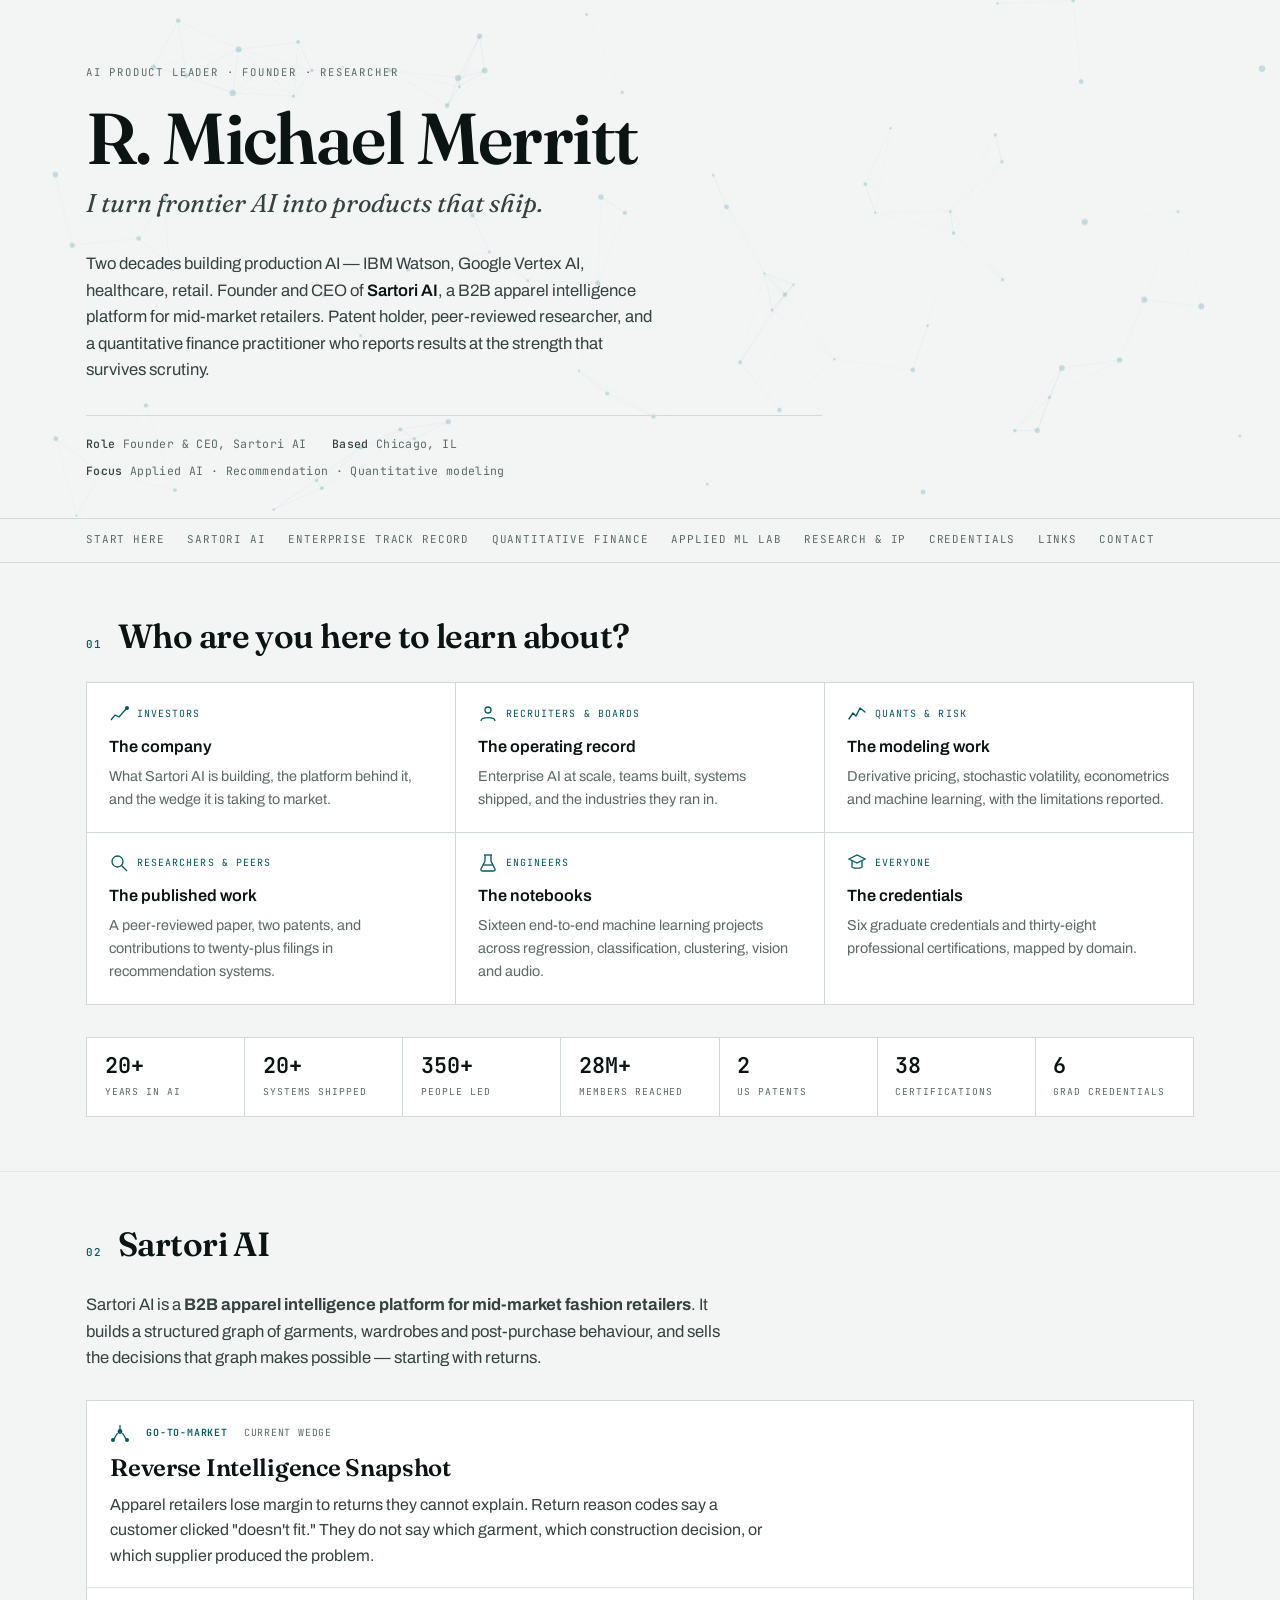
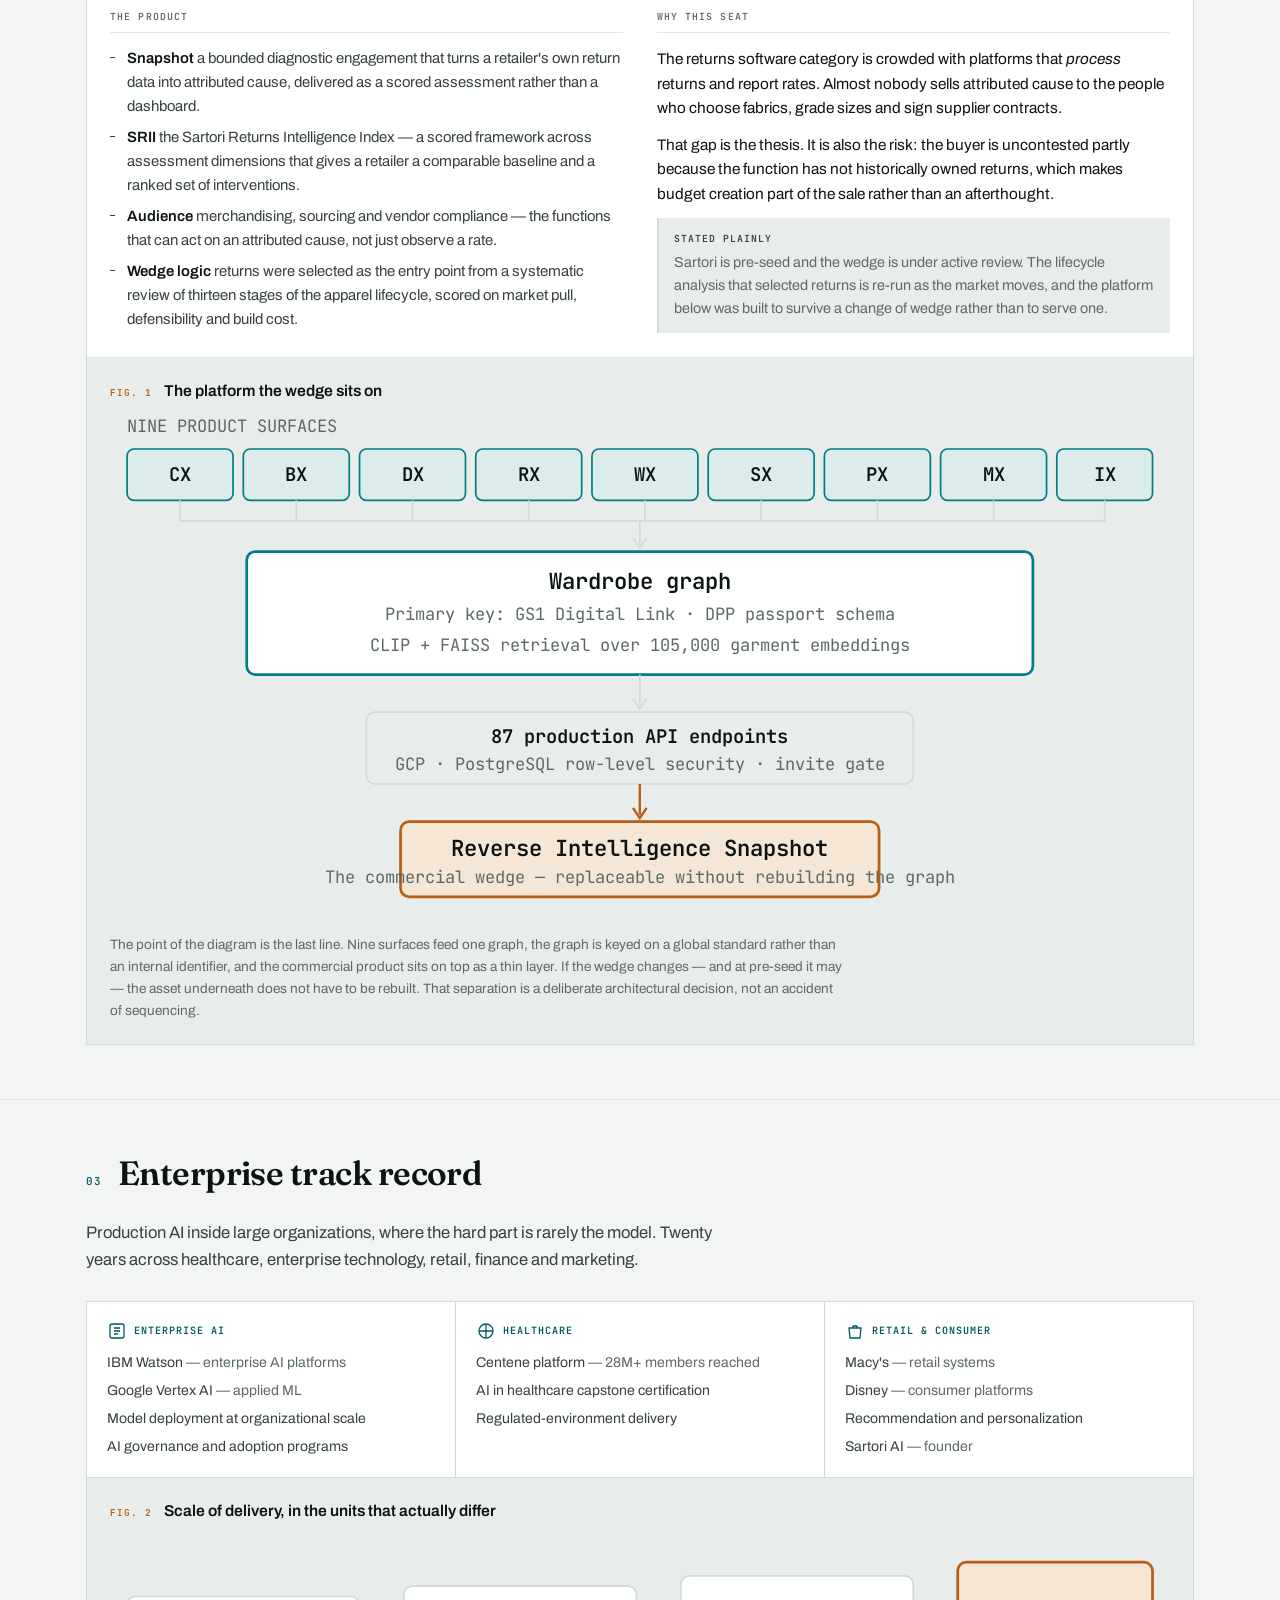
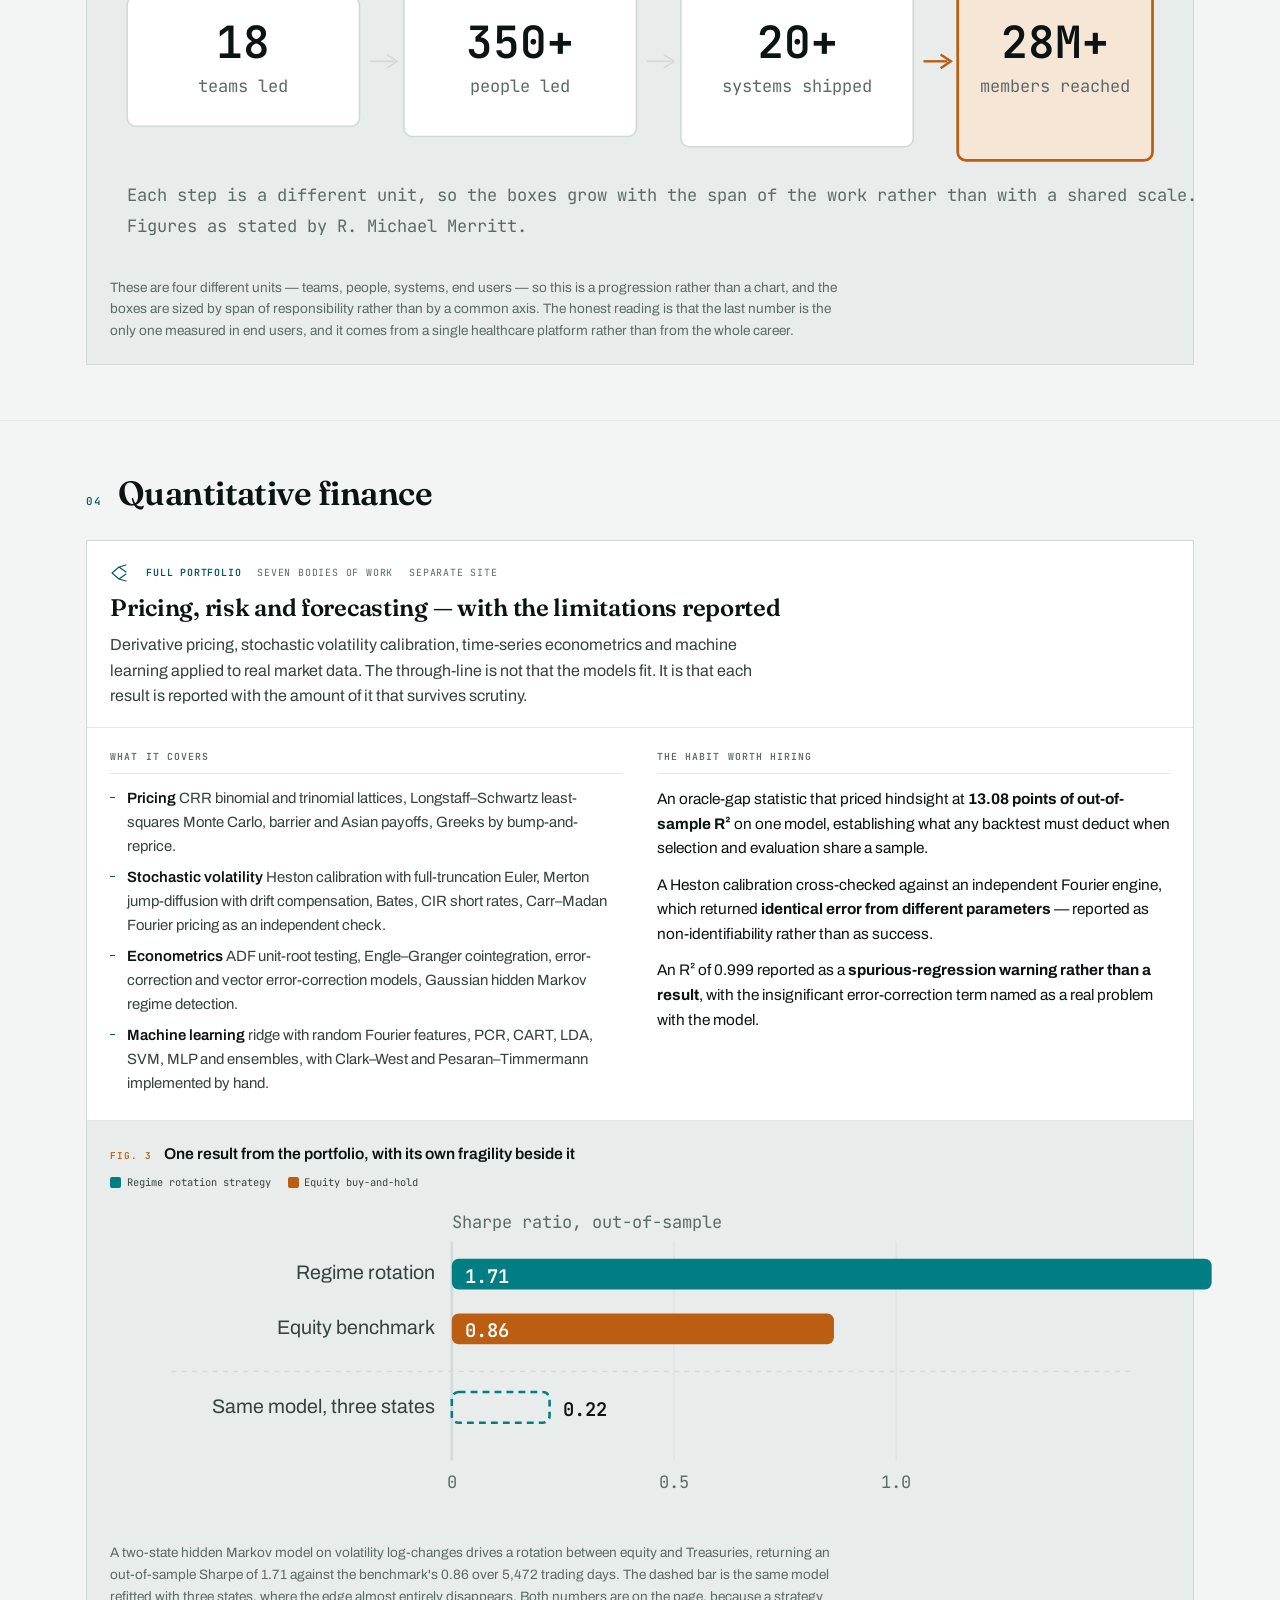
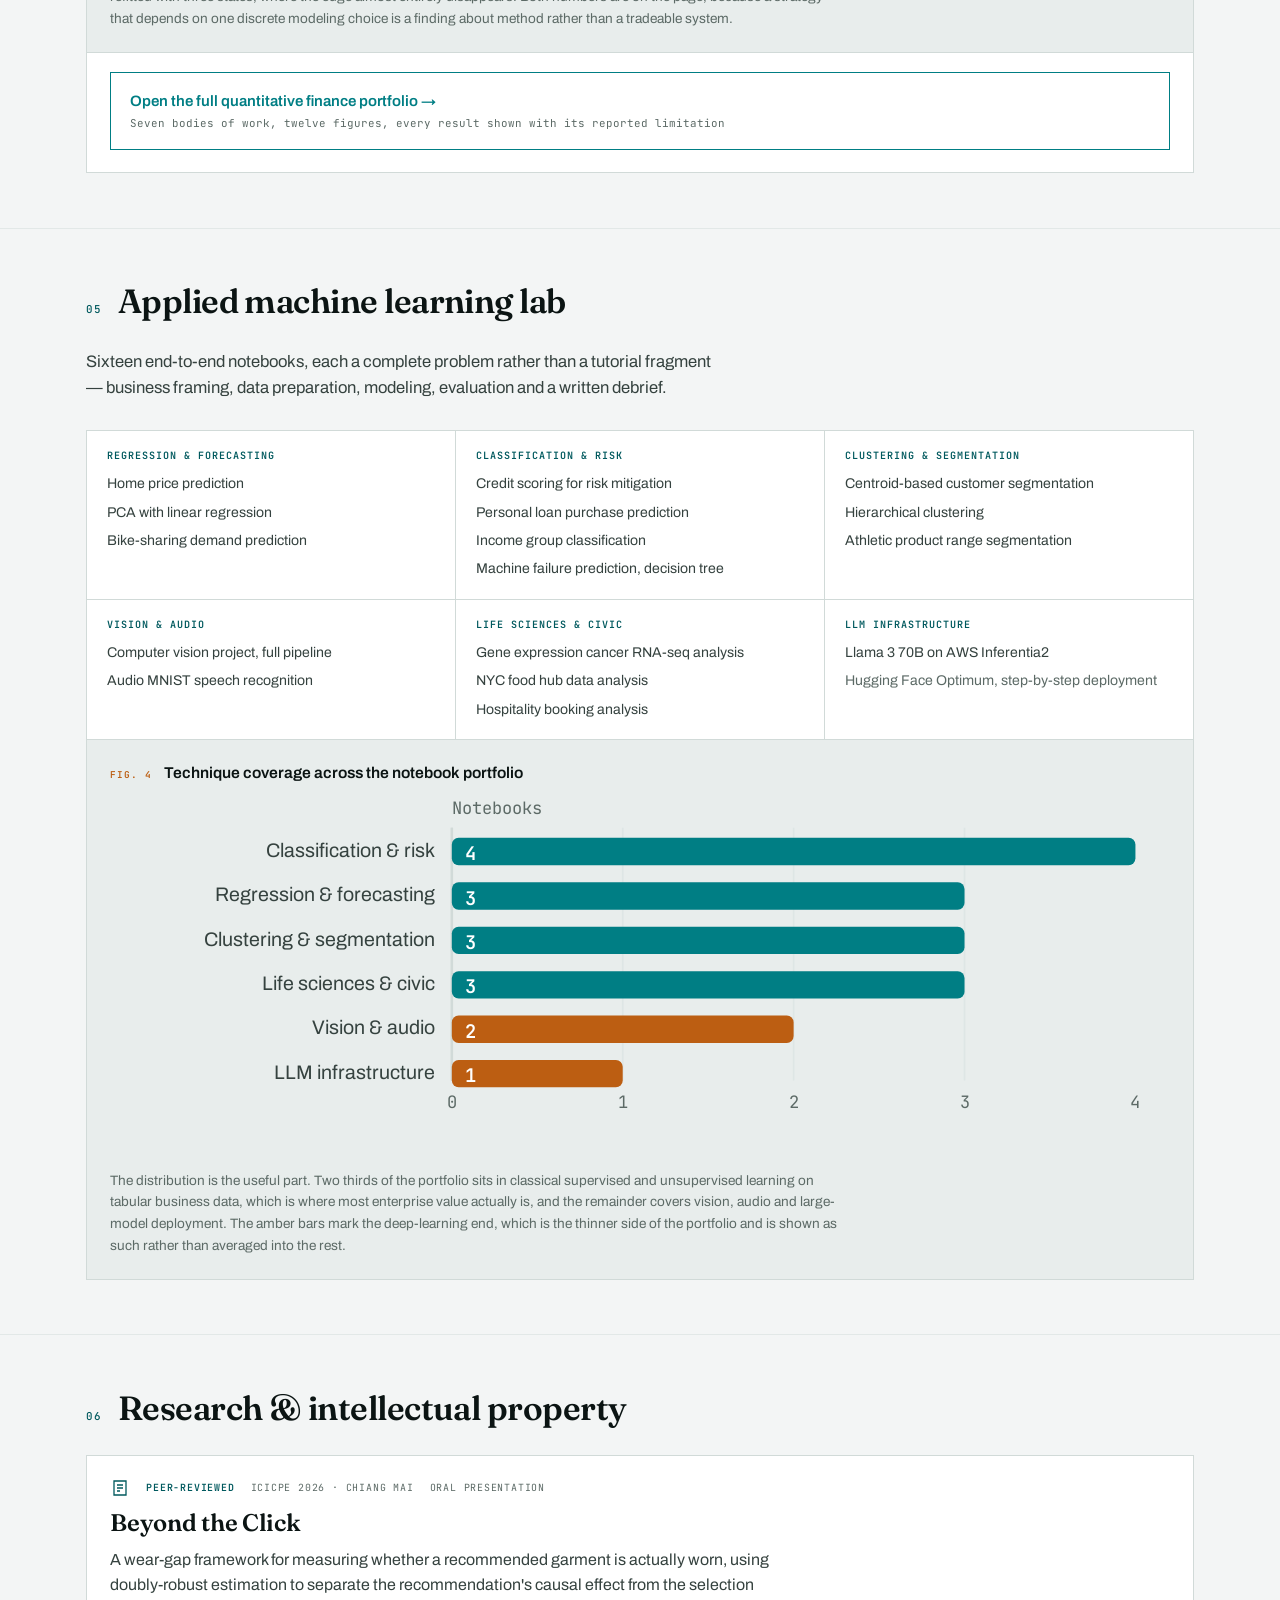
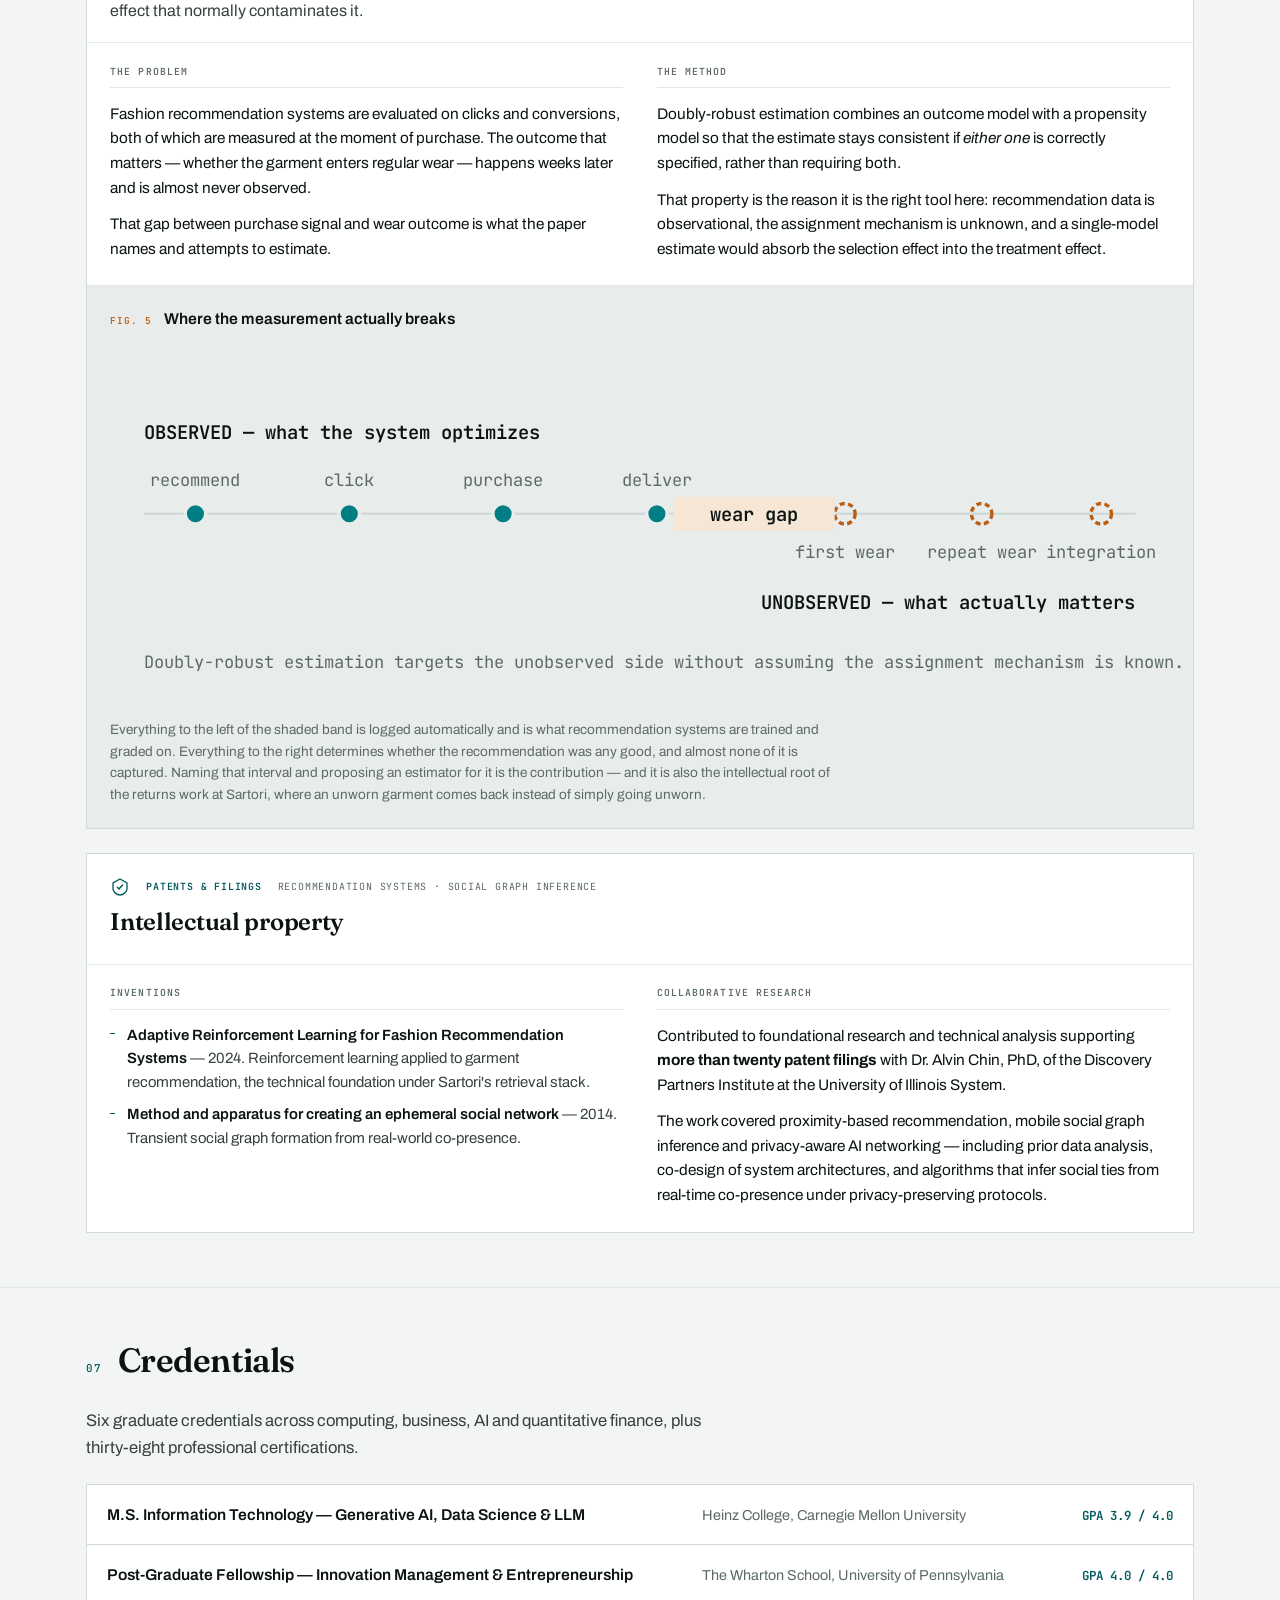
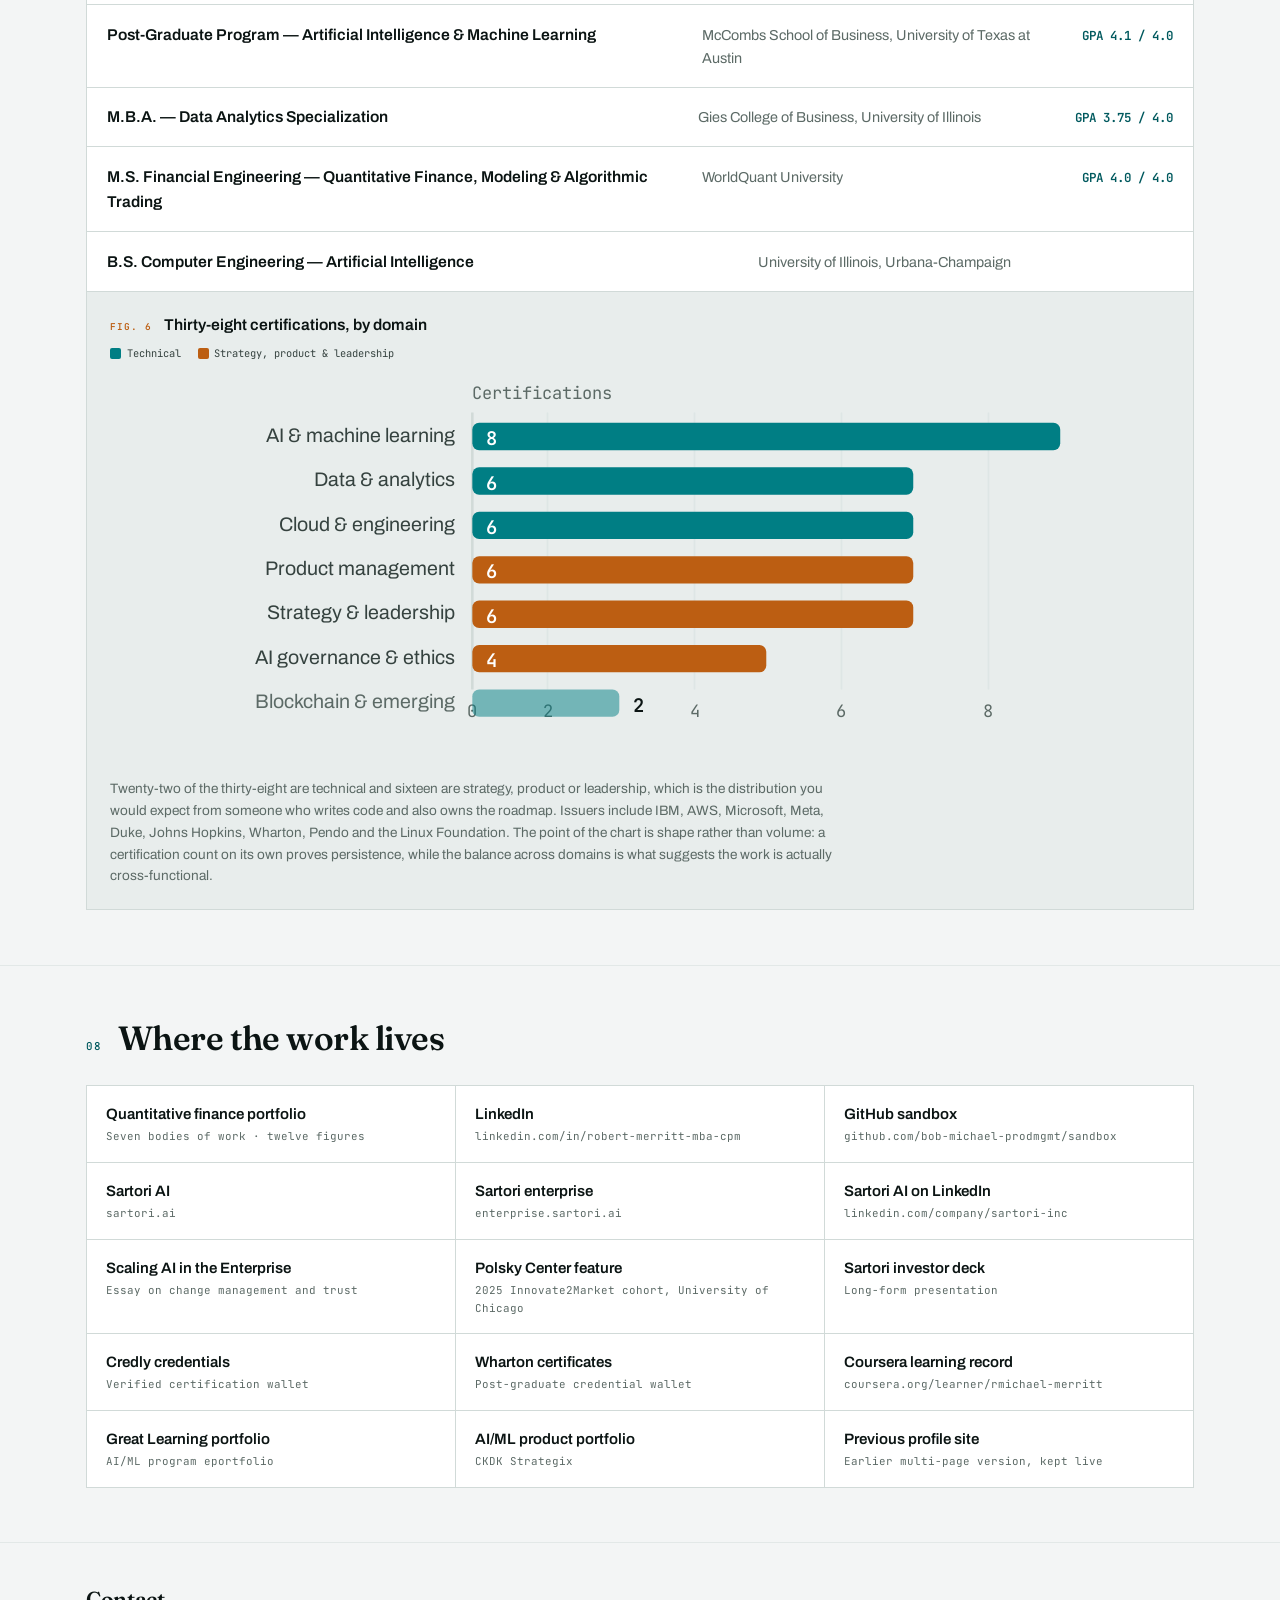
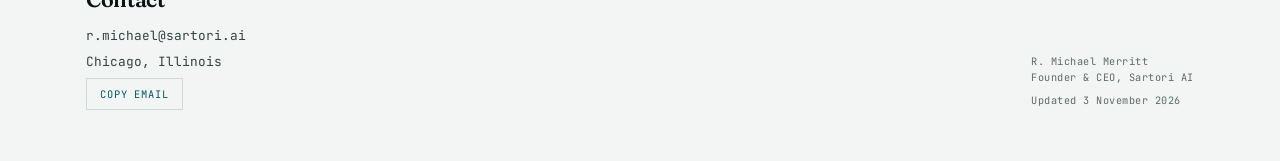
<file: v2/index.html>
<!doctype html>
<html lang="en">
  <head>
    <meta charset="utf-8">
    <meta name="viewport" content="width=device-width, initial-scale=1, viewport-fit=cover">
    <title>R. Michael Merritt</title>
    <link rel="preconnect" href="https://fonts.gstatic.com" crossorigin>
    <link rel="stylesheet" href="https://fonts.googleapis.com/css2?family=Fraunces:opsz,wght@9..144,400;9..144,500;9..144,600&family=Archivo:wght@400;500;600;700&family=JetBrains+Mono:wght@400;500;600&display=swap">
    <style>
      :root{color-scheme:light;padding-top:env(safe-area-inset-top,0px);padding-bottom:env(safe-area-inset-bottom,0px)}
      body{margin:0}
      img{max-width:100%}
      [hidden]{display:none!important}
    </style>
  </head>
  <body>
<style>
/* Layout: a single-page professional record — masthead over a graph field,
   audience router, then dense evidence sections with charts carrying the weight. */
:root {
  --paper:      #F3F5F5;
  --surface:    #FFFFFF;
  --surface-2:  #E8EDEC;
  --ink:        #0B1413;
  --ink-2:      #35423F;
  --ink-3:      #5C6A66;
  --rule:       #D1DAD8;
  --rule-soft:  #E2E8E7;
  --accent:     #00595E;
  --accent-2:   #007E84;
  --accent-wash:#DDECEC;
  --c1:         #007E84;
  --c2:         #BC5E12;
  --c1-wash:    #DCEBEB;
  --c2-wash:    #F6E6D6;
  --on-fill:    #FFFFFF;
  --grid:       #DEE6E5;
  --display: "Fraunces", Georgia, "Times New Roman", serif;
  --body: "Archivo", "Helvetica Neue", Arial, sans-serif;
  --mono: "JetBrains Mono", "SF Mono", Menlo, Consolas, monospace;
}
@media (prefers-color-scheme: dark) {
  :root:not([data-theme="light"]) {
    --paper:      #070C0C;
    --surface:    #0F1716;
    --surface-2:  #151F1E;
    --ink:        #E3EAE8;
    --ink-2:      #ADBAB6;
    --ink-3:      #7F8D89;
    --rule:       #223130;
    --rule-soft:  #182322;
    --accent:     #56C8CC;
    --accent-2:   #7ADBDE;
    --accent-wash:#102020;
    --c1:         #56C8CC;
    --c2:         #E59B3C;
    --c1-wash:    #102423;
    --c2-wash:    #291F13;
    --on-fill:    #070C0C;
    --grid:       #1C2827;
    color-scheme: dark;
  }
}
:root[data-theme="dark"] {
  --paper:      #070C0C;
  --surface:    #0F1716;
  --surface-2:  #151F1E;
  --ink:        #E3EAE8;
  --ink-2:      #ADBAB6;
  --ink-3:      #7F8D89;
  --rule:       #223130;
  --rule-soft:  #182322;
  --accent:     #56C8CC;
  --accent-2:   #7ADBDE;
  --accent-wash:#102020;
  --c1:         #56C8CC;
  --c2:         #E59B3C;
  --c1-wash:    #102423;
  --c2-wash:    #291F13;
  --on-fill:    #070C0C;
  --grid:       #1C2827;
  color-scheme: dark;
}

* { box-sizing: border-box; }
body {
  background: var(--paper);
  color: var(--ink);
  font-family: var(--body);
  font-size: 16.5px;
  line-height: 1.6;
  -webkit-font-smoothing: antialiased;
}
body::before {
  content: ""; position: fixed; inset: 0 0 auto;
  height: env(safe-area-inset-top, 0px); z-index: 40; background: var(--paper);
}
.wrap {
  max-width: 1140px; margin: 0 auto;
  padding-left: max(16px, env(safe-area-inset-left, 0px));
  padding-right: max(16px, env(safe-area-inset-right, 0px));
}

/* ---------- masthead ---------- */
.masthead { position: relative; border-bottom: 1px solid var(--rule); overflow: hidden; }
#graph { position: absolute; inset: 0; width: 100%; height: 100%; display: block; }
.masthead .wrap { position: relative; z-index: 2; padding-block: 4rem 2.4rem; }
.eyebrow {
  font-family: var(--mono); font-size: 0.665rem; letter-spacing: 0.17em;
  text-transform: uppercase; color: var(--ink-3); margin: 0 0 1.3rem;
}
h1 {
  font-family: var(--display); font-optical-sizing: auto; font-weight: 600;
  font-size: clamp(2.5rem, 7.4vw, 4.5rem); line-height: 1.0;
  letter-spacing: -0.022em; margin: 0 0 0.6rem; text-wrap: balance;
}
.h1-sub {
  font-family: var(--display); font-weight: 400; font-style: italic;
  font-size: clamp(1.15rem, 2.7vw, 1.6rem); color: var(--ink-2); margin: 0 0 1.6rem;
  text-wrap: balance;
}
.thesis { max-width: 36rem; font-size: 1.04rem; color: var(--ink-2); margin: 0 0 2rem; }
.thesis strong { color: var(--ink); font-weight: 600; }
.ident {
  display: flex; flex-wrap: wrap; gap: 0.5rem 1.6rem;
  font-family: var(--mono); font-size: 0.72rem; letter-spacing: 0.03em;
  color: var(--ink-3); padding-top: 1.2rem; border-top: 1px solid var(--rule); max-width: 46rem;
}
.ident b { color: var(--ink-2); font-weight: 500; }

/* ---------- nav ---------- */
.index-bar {
  position: sticky; top: env(safe-area-inset-top, 0px); z-index: 30;
  background: var(--paper); border-bottom: 1px solid var(--rule);
}
.index-bar .wrap { padding-block: 0; }
.index-scroll { display: flex; gap: 1.4rem; overflow-x: auto; scrollbar-width: none; padding-block: 0.7rem; }
.index-scroll::-webkit-scrollbar { display: none; }
.index-scroll a {
  flex: none; font-family: var(--mono); font-size: 0.68rem; letter-spacing: 0.08em;
  text-transform: uppercase; color: var(--ink-3); text-decoration: none;
  white-space: nowrap; padding-bottom: 2px; border-bottom: 1.5px solid transparent;
}
.index-scroll a:hover { color: var(--accent); border-bottom-color: var(--accent); }

/* ---------- sections ---------- */
section { border-bottom: 1px solid var(--rule-soft); }
section > .wrap { padding-block: 3.4rem; }
.sec-head { display: flex; gap: 1rem; align-items: baseline; margin-bottom: 1.7rem; }
.sec-num {
  font-family: var(--mono); font-size: 0.68rem; font-weight: 500; color: var(--accent);
  letter-spacing: 0.08em; padding-top: 0.4rem; flex: none;
}
h2 {
  font-family: var(--display); font-weight: 600; font-size: clamp(1.5rem, 3.6vw, 2.1rem);
  line-height: 1.12; letter-spacing: -0.016em; margin: 0; text-wrap: balance;
}
h3 { font-family: var(--body); font-weight: 600; font-size: 1.05rem; line-height: 1.3; margin: 0 0 0.5rem; }
.lede { max-width: 40rem; font-size: 1.04rem; color: var(--ink-2); }
.prose { max-width: 40rem; }
.prose p { margin: 0 0 1rem; }
.prose p:last-child { margin-bottom: 0; }
a { color: var(--accent); }

/* ---------- router ---------- */
.router { display: grid; gap: 1px; background: var(--rule); border: 1px solid var(--rule); }
@media (min-width: 640px) { .router { grid-template-columns: repeat(2, 1fr); } }
@media (min-width: 980px) { .router { grid-template-columns: repeat(3, 1fr); } }
.door {
  background: var(--surface); padding: 1.3rem 1.35rem; min-width: 0;
  text-decoration: none; color: inherit; display: block;
}
.door:hover { background: var(--accent-wash); }
.door .who {
  font-family: var(--mono); font-size: 0.62rem; letter-spacing: 0.11em;
  text-transform: uppercase; color: var(--accent); margin-bottom: 0.6rem;
  display: flex; align-items: center; gap: 0.5rem;
}
.door .what { font-weight: 600; font-size: 1.02rem; margin-bottom: 0.3rem; }
.door .why { font-size: 0.9rem; color: var(--ink-3); }

/* ---------- stats ---------- */
.stat-row {
  display: grid; grid-template-columns: repeat(auto-fit, minmax(124px, 1fr));
  gap: 1px; background: var(--rule); border: 1px solid var(--rule); margin-top: 2rem;
}
.stat { background: var(--surface); padding: 1rem 1.1rem; }
.stat .v {
  font-family: var(--mono); font-size: 1.36rem; font-weight: 600;
  font-variant-numeric: tabular-nums; line-height: 1.1; color: var(--ink);
}
.stat .k {
  font-family: var(--mono); font-size: 0.6rem; letter-spacing: 0.1em;
  text-transform: uppercase; color: var(--ink-3); margin-top: 0.4rem;
}

/* ---------- cards ---------- */
.card {
  border: 1px solid var(--rule); background: var(--surface); margin-bottom: 1.5rem;
}
.card:last-child { margin-bottom: 0; }
.card-head { padding: 1.4rem 1.45rem 1.15rem; border-bottom: 1px solid var(--rule-soft); }
.card-meta {
  display: flex; flex-wrap: wrap; align-items: center; gap: 0.35rem 1rem;
  font-family: var(--mono); font-size: 0.62rem; letter-spacing: 0.08em;
  text-transform: uppercase; color: var(--ink-3); margin-bottom: 0.7rem;
}
.card-meta .dom { color: var(--accent); font-weight: 600; }
.glyph { width: 20px; height: 20px; color: var(--accent); flex: none; display: block; }
.card-title {
  font-family: var(--display); font-weight: 600; font-size: clamp(1.15rem, 2.8vw, 1.5rem);
  line-height: 1.16; margin: 0 0 0.6rem; letter-spacing: -0.012em; text-wrap: balance;
}
.card-q { max-width: 42rem; color: var(--ink-2); margin: 0; font-size: 1rem; }
.card-body { padding: 1.3rem 1.45rem 1.5rem; display: grid; gap: 1.5rem; }
@media (min-width: 900px) { .card-body { grid-template-columns: minmax(0,1fr) minmax(0,1fr); gap: 2.1rem; } }
.blk { min-width: 0; }
.blk-label {
  font-family: var(--mono); font-size: 0.61rem; font-weight: 600; letter-spacing: 0.11em;
  text-transform: uppercase; color: var(--ink-3); padding-bottom: 0.5rem;
  border-bottom: 1px solid var(--rule-soft); margin-bottom: 0.85rem;
}
.blk p { margin: 0 0 0.75rem; font-size: 0.96rem; }
.blk p:last-child { margin-bottom: 0; }
.chain { list-style: none; margin: 0; padding: 0; display: grid; gap: 0.48rem; }
.chain li { font-size: 0.93rem; padding-left: 1.05rem; position: relative; color: var(--ink-2); min-width: 0; }
.chain li::before {
  content: ""; position: absolute; left: 0; top: 0.66em;
  width: 5px; height: 1px; background: var(--accent);
}
.chain li b { color: var(--ink); font-weight: 600; }

/* ---------- lists ---------- */
.lane { display: grid; gap: 1px; background: var(--rule); border: 1px solid var(--rule); }
@media (min-width: 700px) { .lane { grid-template-columns: repeat(2, 1fr); } }
@media (min-width: 1020px) { .lane { grid-template-columns: repeat(3, 1fr); } }
.lane-cell { background: var(--surface); padding: 1.15rem 1.25rem; min-width: 0; }
.lane-cell h3 {
  font-family: var(--mono); font-size: 0.63rem; font-weight: 600; letter-spacing: 0.1em;
  text-transform: uppercase; color: var(--accent); margin-bottom: 0.7rem;
  display: flex; align-items: center; gap: 0.45rem;
}
.lane-cell ul { list-style: none; margin: 0; padding: 0; display: grid; gap: 0.35rem; }
.lane-cell li { font-size: 0.88rem; color: var(--ink-2); }
.lane-cell li span { color: var(--ink-3); }

/* ---------- education ---------- */
.edu { display: grid; gap: 1px; background: var(--rule); border: 1px solid var(--rule); }
.edu-row {
  background: var(--surface); padding: 1.05rem 1.25rem; display: grid; gap: 0.3rem 1.3rem;
  min-width: 0;
}
@media (min-width: 820px) { .edu-row { grid-template-columns: minmax(0,1.6fr) minmax(0,1fr) auto; align-items: baseline; } }
.edu-deg { font-weight: 600; font-size: 0.98rem; }
.edu-sch { font-size: 0.9rem; color: var(--ink-3); }
.edu-gpa {
  font-family: var(--mono); font-size: 0.78rem; font-weight: 600; color: var(--accent);
  font-variant-numeric: tabular-nums; white-space: nowrap;
}

/* ---------- tables ---------- */
.tbl-scroll { overflow-x: auto; border: 1px solid var(--rule-soft); }
table { border-collapse: collapse; width: 100%; font-family: var(--mono); font-size: 0.76rem; }
caption {
  caption-side: top; text-align: left; font-family: var(--mono); font-size: 0.61rem;
  letter-spacing: 0.09em; text-transform: uppercase; color: var(--ink-3); padding: 0 0 0.55rem;
}
th, td {
  padding: 0.48rem 0.72rem; text-align: right; font-variant-numeric: tabular-nums;
  white-space: nowrap; border-bottom: 1px solid var(--rule-soft);
}
th {
  font-weight: 600; font-size: 0.62rem; letter-spacing: 0.07em; text-transform: uppercase;
  color: var(--ink-3); background: var(--surface-2);
}
th:first-child, td:first-child { text-align: left; white-space: normal; min-width: 8rem; }
tbody tr:last-child td { border-bottom: none; }
tr.hi td { background: var(--accent-wash); font-weight: 600; color: var(--ink); }

.note {
  margin-top: 0.3rem; padding: 0.8rem 0.95rem; background: var(--surface-2);
  border-left: 2px solid var(--rule); font-size: 0.9rem; color: var(--ink-3);
}
.note b {
  font-family: var(--mono); font-size: 0.61rem; letter-spacing: 0.1em; text-transform: uppercase;
  color: var(--ink-2); display: block; margin-bottom: 0.28rem; font-weight: 600;
}

/* ---------- figures ---------- */
.fig {
  margin: 0; padding: 1.25rem 1.45rem 1.4rem; border-top: 1px solid var(--rule-soft);
  background: var(--surface-2);
}
.fig + .fig { border-top: 1px solid var(--rule); }
.fig figcaption { display: flex; flex-wrap: wrap; gap: 0.3rem 0.7rem; align-items: baseline; margin-bottom: 0.3rem; }
.fig-n {
  font-family: var(--mono); font-size: 0.59rem; font-weight: 600; letter-spacing: 0.11em;
  text-transform: uppercase; color: var(--c2); flex: none;
}
.fig-t { font-weight: 600; font-size: 0.98rem; color: var(--ink); }
.fig-legend {
  display: flex; flex-wrap: wrap; gap: 0.3rem 1.05rem; align-items: center;
  font-family: var(--mono); font-size: 0.65rem; color: var(--ink-2); margin: 0.5rem 0 0.85rem;
}
.fig-legend span.lg { display: inline-flex; align-items: center; gap: 0.35rem; }
.sw { width: 11px; height: 11px; border-radius: 2px; flex: none; display: inline-block; }
.sw-1 { background: var(--c1); }
.sw-2 { background: var(--c2); }
.fig svg { display: block; width: 100%; height: auto; max-width: 100%; overflow: visible; }
.fig-note { margin: 0.85rem 0 0; font-size: 0.85rem; color: var(--ink-3); max-width: 46rem; }
svg text { font-variant-numeric: tabular-nums; }
.ax { font-family: var(--mono); font-size: 10px; fill: var(--ink-3); }
.rl { font-family: var(--body); font-size: 11.5px; fill: var(--ink-2); }
.vl { font-family: var(--mono); font-size: 11px; font-weight: 600; fill: var(--ink); }
.vl-m { font-family: var(--mono); font-size: 11px; font-weight: 500; fill: var(--ink-2); }
.vl-on { font-family: var(--mono); font-size: 11px; font-weight: 600; fill: var(--on-fill); }
.nl { font-family: var(--mono); font-size: 10px; fill: var(--ink-3); }
.gl { stroke: var(--grid); stroke-width: 1; }
.zl { stroke: var(--rule); stroke-width: 1.5; }

/* ---------- links ---------- */
.linkgrid { display: grid; gap: 1px; background: var(--rule); border: 1px solid var(--rule); }
@media (min-width: 700px) { .linkgrid { grid-template-columns: repeat(2, 1fr); } }
@media (min-width: 1020px) { .linkgrid { grid-template-columns: repeat(3, 1fr); } }
.linkcell {
  background: var(--surface); padding: 1rem 1.2rem; text-decoration: none; color: inherit;
  display: block; min-width: 0;
}
.linkcell:hover { background: var(--accent-wash); }
.linkcell .lt { font-weight: 600; font-size: 0.94rem; margin-bottom: 0.15rem; }
.linkcell .ld { font-family: var(--mono); font-size: 0.68rem; color: var(--ink-3); word-break: break-word; }

/* ---------- footer ---------- */
footer { border-bottom: none; }
footer > .wrap { padding-block: 2.8rem 3.2rem; }
.foot-grid { display: grid; gap: 1.6rem; }
@media (min-width: 720px) { .foot-grid { grid-template-columns: 1fr auto; align-items: end; } }
.contact-line { font-family: var(--mono); font-size: 0.8rem; color: var(--ink-2); display: grid; gap: 0.35rem; }
.contact-line span { user-select: all; }
.copy-btn {
  font-family: var(--mono); font-size: 0.65rem; letter-spacing: 0.09em; text-transform: uppercase;
  color: var(--accent); background: transparent; border: 1px solid var(--rule);
  padding: 0.48rem 0.8rem; cursor: pointer; justify-self: start; margin-top: 0.35rem;
}
.copy-btn:hover { background: var(--accent-wash); }
.asof { font-family: var(--mono); font-size: 0.64rem; letter-spacing: 0.05em; color: var(--ink-3); }

:where(a, button):focus-visible { outline: 2px solid var(--accent-2); outline-offset: 2px; }
@media (prefers-reduced-motion: reduce) { * { animation: none !important; transition: none !important; } }
</style>

<header class="masthead">
  <canvas id="graph" aria-hidden="true"></canvas>
  <div class="wrap">
    <p class="eyebrow">AI Product Leader &middot; Founder &middot; Researcher</p>
    <h1>R. Michael Merritt</h1>
    <p class="h1-sub">I turn frontier AI into products that ship.</p>
    <p class="thesis">Two decades building production AI &mdash; IBM Watson, Google Vertex AI, healthcare, retail. Founder and CEO of <strong>Sartori AI</strong>, a B2B apparel intelligence platform for mid-market retailers. Patent holder, peer-reviewed researcher, and a quantitative finance practitioner who reports results at the strength that survives scrutiny.</p>
    <div class="ident">
      <div><b>Role</b> Founder &amp; CEO, Sartori AI</div>
      <div><b>Based</b> Chicago, IL</div>
      <div><b>Focus</b> Applied AI &middot; Recommendation &middot; Quantitative modeling</div>
    </div>
  </div>
</header>

<div class="index-bar">
  <div class="wrap">
    <nav class="index-scroll" aria-label="Section index">
      <a href="#start">Start here</a>
      <a href="#sartori">Sartori AI</a>
      <a href="#enterprise">Enterprise track record</a>
      <a href="#quant">Quantitative finance</a>
      <a href="#lab">Applied ML lab</a>
      <a href="#research">Research &amp; IP</a>
      <a href="#credentials">Credentials</a>
      <a href="#links">Links</a>
      <a href="#contact">Contact</a>
    </nav>
  </div>
</div>

<section id="start">
  <div class="wrap">
    <div class="sec-head">
      <div class="sec-num">01</div>
      <h2>Who are you here to learn about?</h2>
    </div>
    <div class="router">
      <a class="door" href="#sartori">
        <div class="who">
          <svg class="glyph" viewBox="0 0 20 20" aria-hidden="true"><g fill="none" stroke="currentColor" stroke-width="1.3"><path d="M2 16 L6 11 L10 13 L18 4"/></g><circle cx="18" cy="4" r="2" fill="currentColor"/></svg>
          Investors
        </div>
        <div class="what">The company</div>
        <div class="why">What Sartori AI is building, the platform behind it, and the wedge it is taking to market.</div>
      </a>
      <a class="door" href="#enterprise">
        <div class="who">
          <svg class="glyph" viewBox="0 0 20 20" aria-hidden="true"><g fill="none" stroke="currentColor" stroke-width="1.3"><circle cx="10" cy="6" r="3"/><path d="M3 17 C3 12.5, 17 12.5, 17 17"/></g></svg>
          Recruiters &amp; boards
        </div>
        <div class="what">The operating record</div>
        <div class="why">Enterprise AI at scale, teams built, systems shipped, and the industries they ran in.</div>
      </a>
      <a class="door" href="#quant">
        <div class="who">
          <svg class="glyph" viewBox="0 0 20 20" aria-hidden="true"><polyline points="2,15 6,9 9,12 13,4 18,8" fill="none" stroke="currentColor" stroke-width="1.4" stroke-linejoin="round" stroke-linecap="round"/></svg>
          Quants &amp; risk
        </div>
        <div class="what">The modeling work</div>
        <div class="why">Derivative pricing, stochastic volatility, econometrics and machine learning, with the limitations reported.</div>
      </a>
      <a class="door" href="#research">
        <div class="who">
          <svg class="glyph" viewBox="0 0 20 20" aria-hidden="true"><g fill="none" stroke="currentColor" stroke-width="1.3"><circle cx="8.5" cy="8.5" r="5.5"/><path d="M12.5 12.5 L18 18"/></g></svg>
          Researchers &amp; peers
        </div>
        <div class="what">The published work</div>
        <div class="why">A peer-reviewed paper, two patents, and contributions to twenty-plus filings in recommendation systems.</div>
      </a>
      <a class="door" href="#lab">
        <div class="who">
          <svg class="glyph" viewBox="0 0 20 20" aria-hidden="true"><g fill="none" stroke="currentColor" stroke-width="1.3"><path d="M7 2 L7 8 L3 16 C2.5 17.5, 3.5 18, 5 18 L15 18 C16.5 18, 17.5 17.5, 17 16 L13 8 L13 2"/><path d="M6 2 L14 2"/><path d="M5.2 12 L14.8 12"/></g></svg>
          Engineers
        </div>
        <div class="what">The notebooks</div>
        <div class="why">Sixteen end-to-end machine learning projects across regression, classification, clustering, vision and audio.</div>
      </a>
      <a class="door" href="#credentials">
        <div class="who">
          <svg class="glyph" viewBox="0 0 20 20" aria-hidden="true"><g fill="none" stroke="currentColor" stroke-width="1.3"><path d="M2 6 L10 2 L18 6 L10 10 Z"/><path d="M5 8 L5 14 C5 15.5, 15 15.5, 15 14 L15 8"/></g></svg>
          Everyone
        </div>
        <div class="what">The credentials</div>
        <div class="why">Six graduate credentials and thirty-eight professional certifications, mapped by domain.</div>
      </a>
    </div>
    <div class="stat-row">
      <div class="stat"><div class="v">20+</div><div class="k">Years in AI</div></div>
      <div class="stat"><div class="v">20+</div><div class="k">Systems shipped</div></div>
      <div class="stat"><div class="v">350+</div><div class="k">People led</div></div>
      <div class="stat"><div class="v">28M+</div><div class="k">Members reached</div></div>
      <div class="stat"><div class="v">2</div><div class="k">US patents</div></div>
      <div class="stat"><div class="v">38</div><div class="k">Certifications</div></div>
      <div class="stat"><div class="v">6</div><div class="k">Grad credentials</div></div>
    </div>
  </div>
</section>

<section id="sartori">
  <div class="wrap">
    <div class="sec-head">
      <div class="sec-num">02</div>
      <h2>Sartori AI</h2>
    </div>
    <p class="lede" style="margin-bottom:1.8rem">Sartori AI is a <b>B2B apparel intelligence platform for mid-market fashion retailers</b>. It builds a structured graph of garments, wardrobes and post-purchase behaviour, and sells the decisions that graph makes possible &mdash; starting with returns.</p>

    <article class="card">
      <div class="card-head">
        <div class="card-meta">
          <svg class="glyph" viewBox="0 0 20 20" aria-hidden="true"><g fill="none" stroke="currentColor" stroke-width="1.3"><path d="M10 2 L10 7"/><path d="M4 16 L7.5 10"/><path d="M16 16 L12.5 10"/></g><g fill="currentColor"><circle cx="10" cy="8.5" r="2.4"/><circle cx="3" cy="17" r="2"/><circle cx="17" cy="17" r="2"/></g></svg>
          <span class="dom">Go-to-market</span><span>Current wedge</span>
        </div>
        <h3 class="card-title">Reverse Intelligence Snapshot</h3>
        <p class="card-q">Apparel retailers lose margin to returns they cannot explain. Return reason codes say a customer clicked "doesn't fit." They do not say which garment, which construction decision, or which supplier produced the problem.</p>
      </div>
      <div class="card-body">
        <div class="blk">
          <div class="blk-label">The product</div>
          <ul class="chain">
            <li><b>Snapshot</b> a bounded diagnostic engagement that turns a retailer's own return data into attributed cause, delivered as a scored assessment rather than a dashboard.</li>
            <li><b>SRII</b> the Sartori Returns Intelligence Index &mdash; a scored framework across assessment dimensions that gives a retailer a comparable baseline and a ranked set of interventions.</li>
            <li><b>Audience</b> merchandising, sourcing and vendor compliance &mdash; the functions that can act on an attributed cause, not just observe a rate.</li>
            <li><b>Wedge logic</b> returns were selected as the entry point from a systematic review of thirteen stages of the apparel lifecycle, scored on market pull, defensibility and build cost.</li>
          </ul>
        </div>
        <div class="blk">
          <div class="blk-label">Why this seat</div>
          <p>The returns software category is crowded with platforms that <em>process</em> returns and report rates. Almost nobody sells attributed cause to the people who choose fabrics, grade sizes and sign supplier contracts.</p>
          <p>That gap is the thesis. It is also the risk: the buyer is uncontested partly because the function has not historically owned returns, which makes budget creation part of the sale rather than an afterthought.</p>
          <div class="note">
            <b>Stated plainly</b>
            Sartori is pre-seed and the wedge is under active review. The lifecycle analysis that selected returns is re-run as the market moves, and the platform below was built to survive a change of wedge rather than to serve one.
          </div>
        </div>
      </div>
      <figure class="fig">
        <figcaption><span class="fig-n">Fig. 1</span><span class="fig-t">The platform the wedge sits on</span></figcaption>
        <svg viewBox="0 0 620 300" role="img" aria-label="Architecture diagram. Nine product surfaces feed a wardrobe graph keyed on GS1 Digital Link, backed by a CLIP and FAISS retrieval pipeline over 105,000 garment embeddings, exposed through 87 production API endpoints, with the Reverse Intelligence Snapshot sitting on top.">
          <text class="nl" x="10" y="14">NINE PRODUCT SURFACES</text>
          <g>
            <rect x="10" y="24" width="62" height="30" rx="4" fill="var(--c1-wash)" stroke="var(--c1)" stroke-width="1"/>
            <text class="vl" x="41" y="43" text-anchor="middle" fill="var(--c1)">CX</text>
            <rect x="78" y="24" width="62" height="30" rx="4" fill="var(--c1-wash)" stroke="var(--c1)" stroke-width="1"/>
            <text class="vl" x="109" y="43" text-anchor="middle" fill="var(--c1)">BX</text>
            <rect x="146" y="24" width="62" height="30" rx="4" fill="var(--c1-wash)" stroke="var(--c1)" stroke-width="1"/>
            <text class="vl" x="177" y="43" text-anchor="middle" fill="var(--c1)">DX</text>
            <rect x="214" y="24" width="62" height="30" rx="4" fill="var(--c1-wash)" stroke="var(--c1)" stroke-width="1"/>
            <text class="vl" x="245" y="43" text-anchor="middle" fill="var(--c1)">RX</text>
            <rect x="282" y="24" width="62" height="30" rx="4" fill="var(--c1-wash)" stroke="var(--c1)" stroke-width="1"/>
            <text class="vl" x="313" y="43" text-anchor="middle" fill="var(--c1)">WX</text>
            <rect x="350" y="24" width="62" height="30" rx="4" fill="var(--c1-wash)" stroke="var(--c1)" stroke-width="1"/>
            <text class="vl" x="381" y="43" text-anchor="middle" fill="var(--c1)">SX</text>
            <rect x="418" y="24" width="62" height="30" rx="4" fill="var(--c1-wash)" stroke="var(--c1)" stroke-width="1"/>
            <text class="vl" x="449" y="43" text-anchor="middle" fill="var(--c1)">PX</text>
            <rect x="486" y="24" width="62" height="30" rx="4" fill="var(--c1-wash)" stroke="var(--c1)" stroke-width="1"/>
            <text class="vl" x="517" y="43" text-anchor="middle" fill="var(--c1)">MX</text>
            <rect x="554" y="24" width="56" height="30" rx="4" fill="var(--c1-wash)" stroke="var(--c1)" stroke-width="1"/>
            <text class="vl" x="582" y="43" text-anchor="middle" fill="var(--c1)">IX</text>
          </g>

          <g stroke="var(--rule)" stroke-width="1" fill="none">
            <path d="M41 54 L41 66 L310 66"/><path d="M109 54 L109 66"/><path d="M177 54 L177 66"/>
            <path d="M245 54 L245 66"/><path d="M313 54 L313 66"/><path d="M381 54 L381 66"/>
            <path d="M449 54 L449 66"/><path d="M517 54 L517 66"/><path d="M582 54 L582 66 L310 66"/>
            <path d="M310 66 L310 80"/>
          </g>
          <path d="M306 76 L310 82 L314 76" fill="none" stroke="var(--rule)" stroke-width="1"/>

          <rect x="80" y="84" width="460" height="72" rx="5" fill="var(--surface)" stroke="var(--c1)" stroke-width="1.6"/>
          <text class="vl" x="310" y="106" text-anchor="middle" style="font-size:13px">Wardrobe graph</text>
          <text class="nl" x="310" y="124" text-anchor="middle">Primary key: GS1 Digital Link &middot; DPP passport schema</text>
          <text class="nl" x="310" y="142" text-anchor="middle">CLIP + FAISS retrieval over 105,000 garment embeddings</text>

          <g stroke="var(--rule)" stroke-width="1" fill="none"><path d="M310 156 L310 174"/></g>
          <path d="M306 170 L310 176 L314 170" fill="none" stroke="var(--rule)" stroke-width="1"/>

          <rect x="150" y="178" width="320" height="42" rx="5" fill="var(--surface-2)" stroke="var(--rule)" stroke-width="1"/>
          <text class="vl" x="310" y="196" text-anchor="middle">87 production API endpoints</text>
          <text class="nl" x="310" y="212" text-anchor="middle">GCP &middot; PostgreSQL row-level security &middot; invite gate</text>

          <g stroke="var(--c2)" stroke-width="1.4" fill="none"><path d="M310 220 L310 238"/></g>
          <path d="M306 234 L310 240 L314 234" fill="none" stroke="var(--c2)" stroke-width="1.4"/>

          <rect x="170" y="242" width="280" height="44" rx="5" fill="var(--c2-wash)" stroke="var(--c2)" stroke-width="1.6"/>
          <text class="vl" x="310" y="262" text-anchor="middle" style="font-size:13px" fill="var(--c2)">Reverse Intelligence Snapshot</text>
          <text class="nl" x="310" y="278" text-anchor="middle">The commercial wedge &mdash; replaceable without rebuilding the graph</text>
        </svg>
        <p class="fig-note">The point of the diagram is the last line. Nine surfaces feed one graph, the graph is keyed on a global standard rather than an internal identifier, and the commercial product sits on top as a thin layer. If the wedge changes &mdash; and at pre-seed it may &mdash; the asset underneath does not have to be rebuilt. That separation is a deliberate architectural decision, not an accident of sequencing.</p>
      </figure>
    </article>
  </div>
</section>

<section id="enterprise">
  <div class="wrap">
    <div class="sec-head">
      <div class="sec-num">03</div>
      <h2>Enterprise track record</h2>
    </div>
    <p class="lede" style="margin-bottom:1.8rem">Production AI inside large organizations, where the hard part is rarely the model. Twenty years across healthcare, enterprise technology, retail, finance and marketing.</p>
    <div class="lane">
      <div class="lane-cell">
        <h3>
          <svg class="glyph" viewBox="0 0 20 20" aria-hidden="true"><g fill="none" stroke="currentColor" stroke-width="1.3"><rect x="3" y="3" width="14" height="14" rx="2"/><path d="M7 7 L13 7 M7 10 L13 10 M7 13 L11 13"/></g></svg>
          Enterprise AI
        </h3>
        <ul>
          <li>IBM Watson <span>&mdash; enterprise AI platforms</span></li>
          <li>Google Vertex AI <span>&mdash; applied ML</span></li>
          <li>Model deployment at organizational scale</li>
          <li>AI governance and adoption programs</li>
        </ul>
      </div>
      <div class="lane-cell">
        <h3>
          <svg class="glyph" viewBox="0 0 20 20" aria-hidden="true"><g fill="none" stroke="currentColor" stroke-width="1.3"><path d="M10 3 L10 17 M3 10 L17 10"/><circle cx="10" cy="10" r="7"/></g></svg>
          Healthcare
        </h3>
        <ul>
          <li>Centene platform <span>&mdash; 28M+ members reached</span></li>
          <li>AI in healthcare capstone certification</li>
          <li>Regulated-environment delivery</li>
        </ul>
      </div>
      <div class="lane-cell">
        <h3>
          <svg class="glyph" viewBox="0 0 20 20" aria-hidden="true"><g fill="none" stroke="currentColor" stroke-width="1.3"><path d="M4 7 L16 7 L15 17 L5 17 Z"/><path d="M7.5 7 C7.5 4, 12.5 4, 12.5 7"/></g></svg>
          Retail &amp; consumer
        </h3>
        <ul>
          <li>Macy's <span>&mdash; retail systems</span></li>
          <li>Disney <span>&mdash; consumer platforms</span></li>
          <li>Recommendation and personalization</li>
          <li>Sartori AI <span>&mdash; founder</span></li>
        </ul>
      </div>
    </div>

    <figure class="fig" style="border:1px solid var(--rule);border-top:none">
      <figcaption><span class="fig-n">Fig. 2</span><span class="fig-t">Scale of delivery, in the units that actually differ</span></figcaption>
      <svg viewBox="0 0 620 196" role="img" aria-label="Four measures of delivery scale: 18 teams led, 350-plus people led, 20-plus production AI systems delivered, and 28 million members reached on the Centene platform.">
        <g>
          <rect x="10" y="40" width="136" height="76" rx="5" fill="var(--surface)" stroke="var(--rule)" stroke-width="1"/>
          <text class="vl" x="78" y="76" text-anchor="middle" style="font-size:26px" fill="var(--c1)">18</text>
          <text class="nl" x="78" y="96" text-anchor="middle">teams led</text>
        </g>
        <path d="M152 78 L166 78" stroke="var(--rule)" stroke-width="1"/>
        <path d="M162 74 L168 78 L162 82" fill="none" stroke="var(--rule)" stroke-width="1"/>
        <g>
          <rect x="172" y="34" width="136" height="88" rx="5" fill="var(--surface)" stroke="var(--rule)" stroke-width="1"/>
          <text class="vl" x="240" y="76" text-anchor="middle" style="font-size:26px" fill="var(--c1)">350+</text>
          <text class="nl" x="240" y="96" text-anchor="middle">people led</text>
        </g>
        <path d="M314 78 L328 78" stroke="var(--rule)" stroke-width="1"/>
        <path d="M324 74 L330 78 L324 82" fill="none" stroke="var(--rule)" stroke-width="1"/>
        <g>
          <rect x="334" y="28" width="136" height="100" rx="5" fill="var(--surface)" stroke="var(--rule)" stroke-width="1"/>
          <text class="vl" x="402" y="76" text-anchor="middle" style="font-size:26px" fill="var(--c1)">20+</text>
          <text class="nl" x="402" y="96" text-anchor="middle">systems shipped</text>
        </g>
        <path d="M476 78 L490 78" stroke="var(--c2)" stroke-width="1.4"/>
        <path d="M486 74 L492 78 L486 82" fill="none" stroke="var(--c2)" stroke-width="1.4"/>
        <g>
          <rect x="496" y="20" width="114" height="116" rx="5" fill="var(--c2-wash)" stroke="var(--c2)" stroke-width="1.6"/>
          <text class="vl" x="553" y="76" text-anchor="middle" style="font-size:26px" fill="var(--c2)">28M+</text>
          <text class="nl" x="553" y="96" text-anchor="middle">members reached</text>
        </g>
        <text class="nl" x="10" y="160">Each step is a different unit, so the boxes grow with the span of the work rather than with a shared scale.</text>
        <text class="nl" x="10" y="178">Figures as stated by R. Michael Merritt.</text>
      </svg>
      <p class="fig-note">These are four different units &mdash; teams, people, systems, end users &mdash; so this is a progression rather than a chart, and the boxes are sized by span of responsibility rather than by a common axis. The honest reading is that the last number is the only one measured in end users, and it comes from a single healthcare platform rather than from the whole career.</p>
    </figure>
  </div>
</section>

<section id="quant">
  <div class="wrap">
    <div class="sec-head">
      <div class="sec-num">04</div>
      <h2>Quantitative finance</h2>
    </div>
    <article class="card">
      <div class="card-head">
        <div class="card-meta">
          <svg class="glyph" viewBox="0 0 20 20" aria-hidden="true"><g stroke="currentColor" stroke-width="1.1" fill="none" stroke-linecap="round"><path d="M2 10 L9 4 M2 10 L9 16 M9 4 L16 2 M9 4 L16 9 M9 16 L16 11 M9 16 L16 18"/></g></svg>
          <span class="dom">Full portfolio</span><span>Seven bodies of work</span><span>Separate site</span>
        </div>
        <h3 class="card-title">Pricing, risk and forecasting &mdash; with the limitations reported</h3>
        <p class="card-q">Derivative pricing, stochastic volatility calibration, time-series econometrics and machine learning applied to real market data. The through-line is not that the models fit. It is that each result is reported with the amount of it that survives scrutiny.</p>
      </div>
      <div class="card-body">
        <div class="blk">
          <div class="blk-label">What it covers</div>
          <ul class="chain">
            <li><b>Pricing</b> CRR binomial and trinomial lattices, Longstaff&ndash;Schwartz least-squares Monte Carlo, barrier and Asian payoffs, Greeks by bump-and-reprice.</li>
            <li><b>Stochastic volatility</b> Heston calibration with full-truncation Euler, Merton jump-diffusion with drift compensation, Bates, CIR short rates, Carr&ndash;Madan Fourier pricing as an independent check.</li>
            <li><b>Econometrics</b> ADF unit-root testing, Engle&ndash;Granger cointegration, error-correction and vector error-correction models, Gaussian hidden Markov regime detection.</li>
            <li><b>Machine learning</b> ridge with random Fourier features, PCR, CART, LDA, SVM, MLP and ensembles, with Clark&ndash;West and Pesaran&ndash;Timmermann implemented by hand.</li>
          </ul>
        </div>
        <div class="blk">
          <div class="blk-label">The habit worth hiring</div>
          <p>An oracle-gap statistic that priced hindsight at <b>13.08 points of out-of-sample R&sup2;</b> on one model, establishing what any backtest must deduct when selection and evaluation share a sample.</p>
          <p>A Heston calibration cross-checked against an independent Fourier engine, which returned <b>identical error from different parameters</b> &mdash; reported as non-identifiability rather than as success.</p>
          <p>An R&sup2; of 0.999 reported as a <b>spurious-regression warning rather than a result</b>, with the insignificant error-correction term named as a real problem with the model.</p>
        </div>
      </div>
      <figure class="fig">
        <figcaption><span class="fig-n">Fig. 3</span><span class="fig-t">One result from the portfolio, with its own fragility beside it</span></figcaption>
        <div class="fig-legend">
          <span class="lg"><span class="sw sw-1"></span>Regime rotation strategy</span>
          <span class="lg"><span class="sw sw-2"></span>Equity buy-and-hold</span>
        </div>
        <svg viewBox="0 0 620 190" role="img" aria-label="Sharpe ratios. The regime rotation strategy returns 1.71 out of sample against the equity benchmark's 0.86, but collapses to 0.22 when refitted with three states instead of two.">
          <g class="gl">
            <line x1="330" y1="22" x2="330" y2="150"/>
            <line x1="460" y1="22" x2="460" y2="150"/>
          </g>
          <line class="zl" x1="200" y1="22" x2="200" y2="150"/>
          <g class="ax" text-anchor="middle">
            <text x="200" y="166">0</text>
            <text x="330" y="166">0.5</text>
            <text x="460" y="166">1.0</text>
          </g>
          <text class="ax" x="200" y="14">Sharpe ratio, out-of-sample</text>

          <text class="rl" x="190" y="44" text-anchor="end">Regime rotation</text>
          <rect x="200" y="32" width="444.6" height="18" rx="4" fill="var(--c1)"/>
          <text class="vl-on" x="208" y="46">1.71</text>

          <text class="rl" x="190" y="76" text-anchor="end">Equity benchmark</text>
          <rect x="200" y="64" width="223.6" height="18" rx="4" fill="var(--c2)"/>
          <text class="vl-on" x="208" y="78">0.86</text>

          <line x1="36" y1="98" x2="600" y2="98" stroke="var(--rule)" stroke-width="1" stroke-dasharray="3 3"/>
          <text class="rl" x="190" y="122" text-anchor="end">Same model, three states</text>
          <rect x="200" y="110" width="57.2" height="18" rx="4" fill="none" stroke="var(--c1)" stroke-width="1.5" stroke-dasharray="4 3"/>
          <text class="vl" x="265" y="124">0.22</text>
        </svg>
        <p class="fig-note">A two-state hidden Markov model on volatility log-changes drives a rotation between equity and Treasuries, returning an out-of-sample Sharpe of 1.71 against the benchmark's 0.86 over 5,472 trading days. The dashed bar is the same model refitted with three states, where the edge almost entirely disappears. Both numbers are on the page, because a strategy that depends on one discrete modeling choice is a finding about method rather than a tradeable system.</p>
      </figure>
      <div style="padding:1.2rem 1.45rem 1.4rem;border-top:1px solid var(--rule)">
        <a class="linkcell" style="border:1px solid var(--c1);padding:1rem 1.2rem;display:block" href="./quant/">
          <div class="lt" style="color:var(--c1)">Open the full quantitative finance portfolio &rarr;</div>
          <div class="ld">Seven bodies of work, twelve figures, every result shown with its reported limitation</div>
        </a>
      </div>
    </article>
  </div>
</section>

<section id="lab">
  <div class="wrap">
    <div class="sec-head">
      <div class="sec-num">05</div>
      <h2>Applied machine learning lab</h2>
    </div>
    <p class="lede" style="margin-bottom:1.8rem">Sixteen end-to-end notebooks, each a complete problem rather than a tutorial fragment &mdash; business framing, data preparation, modeling, evaluation and a written debrief.</p>
    <div class="lane">
      <div class="lane-cell">
        <h3>Regression &amp; forecasting</h3>
        <ul>
          <li>Home price prediction</li>
          <li>PCA with linear regression</li>
          <li>Bike-sharing demand prediction</li>
        </ul>
      </div>
      <div class="lane-cell">
        <h3>Classification &amp; risk</h3>
        <ul>
          <li>Credit scoring for risk mitigation</li>
          <li>Personal loan purchase prediction</li>
          <li>Income group classification</li>
          <li>Machine failure prediction, decision tree</li>
        </ul>
      </div>
      <div class="lane-cell">
        <h3>Clustering &amp; segmentation</h3>
        <ul>
          <li>Centroid-based customer segmentation</li>
          <li>Hierarchical clustering</li>
          <li>Athletic product range segmentation</li>
        </ul>
      </div>
      <div class="lane-cell">
        <h3>Vision &amp; audio</h3>
        <ul>
          <li>Computer vision project, full pipeline</li>
          <li>Audio MNIST speech recognition</li>
        </ul>
      </div>
      <div class="lane-cell">
        <h3>Life sciences &amp; civic</h3>
        <ul>
          <li>Gene expression cancer RNA-seq analysis</li>
          <li>NYC food hub data analysis</li>
          <li>Hospitality booking analysis</li>
        </ul>
      </div>
      <div class="lane-cell">
        <h3>LLM infrastructure</h3>
        <ul>
          <li>Llama 3 70B on AWS Inferentia2</li>
          <li><span>Hugging Face Optimum, step-by-step deployment</span></li>
        </ul>
      </div>
    </div>

    <figure class="fig" style="border:1px solid var(--rule);border-top:none">
      <figcaption><span class="fig-n">Fig. 4</span><span class="fig-t">Technique coverage across the notebook portfolio</span></figcaption>
      <svg viewBox="0 0 620 214" role="img" aria-label="Notebook count by technique family: classification and risk 4, regression and forecasting 3, clustering and segmentation 3, life sciences and civic 3, vision and audio 2, LLM infrastructure 1.">
        <g class="gl">
          <line x1="200" y1="22" x2="200" y2="170"/>
          <line x1="300" y1="22" x2="300" y2="170"/>
          <line x1="400" y1="22" x2="400" y2="170"/>
          <line x1="500" y1="22" x2="500" y2="170"/>
        </g>
        <line class="zl" x1="200" y1="22" x2="200" y2="170"/>
        <g class="ax" text-anchor="middle">
          <text x="200" y="186">0</text>
          <text x="300" y="186">1</text>
          <text x="400" y="186">2</text>
          <text x="500" y="186">3</text>
          <text x="600" y="186">4</text>
        </g>
        <text class="ax" x="200" y="14">Notebooks</text>

        <text class="rl" x="190" y="39" text-anchor="end">Classification &amp; risk</text>
        <rect x="200" y="28" width="400" height="16" rx="4" fill="var(--c1)"/>
        <text class="vl-on" x="208" y="41">4</text>

        <text class="rl" x="190" y="65" text-anchor="end">Regression &amp; forecasting</text>
        <rect x="200" y="54" width="300" height="16" rx="4" fill="var(--c1)"/>
        <text class="vl-on" x="208" y="67">3</text>

        <text class="rl" x="190" y="91" text-anchor="end">Clustering &amp; segmentation</text>
        <rect x="200" y="80" width="300" height="16" rx="4" fill="var(--c1)"/>
        <text class="vl-on" x="208" y="93">3</text>

        <text class="rl" x="190" y="117" text-anchor="end">Life sciences &amp; civic</text>
        <rect x="200" y="106" width="300" height="16" rx="4" fill="var(--c1)"/>
        <text class="vl-on" x="208" y="119">3</text>

        <text class="rl" x="190" y="143" text-anchor="end">Vision &amp; audio</text>
        <rect x="200" y="132" width="200" height="16" rx="4" fill="var(--c2)"/>
        <text class="vl-on" x="208" y="145">2</text>

        <text class="rl" x="190" y="169" text-anchor="end">LLM infrastructure</text>
        <rect x="200" y="158" width="100" height="16" rx="4" fill="var(--c2)"/>
        <text class="vl-on" x="208" y="171">1</text>
      </svg>
      <p class="fig-note">The distribution is the useful part. Two thirds of the portfolio sits in classical supervised and unsupervised learning on tabular business data, which is where most enterprise value actually is, and the remainder covers vision, audio and large-model deployment. The amber bars mark the deep-learning end, which is the thinner side of the portfolio and is shown as such rather than averaged into the rest.</p>
    </figure>
  </div>
</section>

<section id="research">
  <div class="wrap">
    <div class="sec-head">
      <div class="sec-num">06</div>
      <h2>Research &amp; intellectual property</h2>
    </div>

    <article class="card">
      <div class="card-head">
        <div class="card-meta">
          <svg class="glyph" viewBox="0 0 20 20" aria-hidden="true"><g fill="none" stroke="currentColor" stroke-width="1.3"><path d="M4 3 L16 3 L16 17 L4 17 Z"/><path d="M7 7 L13 7 M7 10 L13 10 M7 13 L10 13"/></g></svg>
          <span class="dom">Peer-reviewed</span><span>ICICPE 2026 &middot; Chiang Mai</span><span>Oral presentation</span>
        </div>
        <h3 class="card-title">Beyond the Click</h3>
        <p class="card-q">A wear-gap framework for measuring whether a recommended garment is actually worn, using doubly-robust estimation to separate the recommendation's causal effect from the selection effect that normally contaminates it.</p>
      </div>
      <div class="card-body">
        <div class="blk">
          <div class="blk-label">The problem</div>
          <p>Fashion recommendation systems are evaluated on clicks and conversions, both of which are measured at the moment of purchase. The outcome that matters &mdash; whether the garment enters regular wear &mdash; happens weeks later and is almost never observed.</p>
          <p>That gap between purchase signal and wear outcome is what the paper names and attempts to estimate.</p>
        </div>
        <div class="blk">
          <div class="blk-label">The method</div>
          <p>Doubly-robust estimation combines an outcome model with a propensity model so that the estimate stays consistent if <em>either one</em> is correctly specified, rather than requiring both.</p>
          <p>That property is the reason it is the right tool here: recommendation data is observational, the assignment mechanism is unknown, and a single-model estimate would absorb the selection effect into the treatment effect.</p>
        </div>
      </div>
      <figure class="fig">
        <figcaption><span class="fig-n">Fig. 5</span><span class="fig-t">Where the measurement actually breaks</span></figcaption>
        <svg viewBox="0 0 620 216" role="img" aria-label="A timeline showing recommendation, click, purchase and delivery as observed events, then a gap, then first wear, repeat wear and wardrobe integration as unobserved outcomes. The wear gap sits between delivery and first wear.">
          <line x1="20" y1="104" x2="600" y2="104" stroke="var(--rule)" stroke-width="1.5"/>

          <g>
            <circle cx="50" cy="104" r="6" fill="var(--c1)" stroke="var(--surface-2)" stroke-width="2"/>
            <circle cx="140" cy="104" r="6" fill="var(--c1)" stroke="var(--surface-2)" stroke-width="2"/>
            <circle cx="230" cy="104" r="6" fill="var(--c1)" stroke="var(--surface-2)" stroke-width="2"/>
            <circle cx="320" cy="104" r="6" fill="var(--c1)" stroke="var(--surface-2)" stroke-width="2"/>
          </g>
          <g class="nl" text-anchor="middle" fill="var(--c1)">
            <text x="50" y="88">recommend</text>
            <text x="140" y="88">click</text>
            <text x="230" y="88">purchase</text>
            <text x="320" y="88">deliver</text>
          </g>
          <text class="vl" x="20" y="60" fill="var(--c1)">OBSERVED &mdash; what the system optimizes</text>

          <g>
            <circle cx="430" cy="104" r="6" fill="none" stroke="var(--c2)" stroke-width="2" stroke-dasharray="3 2"/>
            <circle cx="510" cy="104" r="6" fill="none" stroke="var(--c2)" stroke-width="2" stroke-dasharray="3 2"/>
            <circle cx="580" cy="104" r="6" fill="none" stroke="var(--c2)" stroke-width="2" stroke-dasharray="3 2"/>
          </g>
          <g class="nl" text-anchor="middle" fill="var(--c2)">
            <text x="430" y="130">first wear</text>
            <text x="510" y="130">repeat wear</text>
            <text x="580" y="130">integration</text>
          </g>
          <text class="vl" x="600" y="160" text-anchor="end" fill="var(--c2)">UNOBSERVED &mdash; what actually matters</text>

          <rect x="330" y="94" width="94" height="20" fill="var(--c2-wash)"/>
          <text class="vl" x="377" y="108" text-anchor="middle" fill="var(--c2)">wear gap</text>

          <text class="nl" x="20" y="194">Doubly-robust estimation targets the unobserved side without assuming the assignment mechanism is known.</text>
        </svg>
        <p class="fig-note">Everything to the left of the shaded band is logged automatically and is what recommendation systems are trained and graded on. Everything to the right determines whether the recommendation was any good, and almost none of it is captured. Naming that interval and proposing an estimator for it is the contribution &mdash; and it is also the intellectual root of the returns work at Sartori, where an unworn garment comes back instead of simply going unworn.</p>
      </figure>
    </article>

    <article class="card">
      <div class="card-head">
        <div class="card-meta">
          <svg class="glyph" viewBox="0 0 20 20" aria-hidden="true"><g fill="none" stroke="currentColor" stroke-width="1.3"><path d="M10 2 L17 6 L17 12 C17 15, 13 18, 10 18 C7 18, 3 15, 3 12 L3 6 Z"/></g><path d="M7 10 L9 12 L13 7.5" fill="none" stroke="currentColor" stroke-width="1.5"/></svg>
          <span class="dom">Patents &amp; filings</span><span>Recommendation systems &middot; Social graph inference</span>
        </div>
        <h3 class="card-title">Intellectual property</h3>
      </div>
      <div class="card-body">
        <div class="blk">
          <div class="blk-label">Inventions</div>
          <ul class="chain">
            <li><b>Adaptive Reinforcement Learning for Fashion Recommendation Systems</b> &mdash; 2024. Reinforcement learning applied to garment recommendation, the technical foundation under Sartori's retrieval stack.</li>
            <li><b>Method and apparatus for creating an ephemeral social network</b> &mdash; 2014. Transient social graph formation from real-world co-presence.</li>
          </ul>
        </div>
        <div class="blk">
          <div class="blk-label">Collaborative research</div>
          <p>Contributed to foundational research and technical analysis supporting <b>more than twenty patent filings</b> with Dr. Alvin Chin, PhD, of the Discovery Partners Institute at the University of Illinois System.</p>
          <p>The work covered proximity-based recommendation, mobile social graph inference and privacy-aware AI networking &mdash; including prior data analysis, co-design of system architectures, and algorithms that infer social ties from real-time co-presence under privacy-preserving protocols.</p>
        </div>
      </div>
    </article>
  </div>
</section>

<section id="credentials">
  <div class="wrap">
    <div class="sec-head">
      <div class="sec-num">07</div>
      <h2>Credentials</h2>
    </div>
    <p class="lede" style="margin-bottom:1.5rem">Six graduate credentials across computing, business, AI and quantitative finance, plus thirty-eight professional certifications.</p>
    <div class="edu">
      <div class="edu-row">
        <div class="edu-deg">M.S. Information Technology &mdash; Generative AI, Data Science &amp; LLM</div>
        <div class="edu-sch">Heinz College, Carnegie Mellon University</div>
        <div class="edu-gpa">GPA 3.9 / 4.0</div>
      </div>
      <div class="edu-row">
        <div class="edu-deg">Post-Graduate Fellowship &mdash; Innovation Management &amp; Entrepreneurship</div>
        <div class="edu-sch">The Wharton School, University of Pennsylvania</div>
        <div class="edu-gpa">GPA 4.0 / 4.0</div>
      </div>
      <div class="edu-row">
        <div class="edu-deg">Post-Graduate Program &mdash; Artificial Intelligence &amp; Machine Learning</div>
        <div class="edu-sch">McCombs School of Business, University of Texas at Austin</div>
        <div class="edu-gpa">GPA 4.1 / 4.0</div>
      </div>
      <div class="edu-row">
        <div class="edu-deg">M.B.A. &mdash; Data Analytics Specialization</div>
        <div class="edu-sch">Gies College of Business, University of Illinois</div>
        <div class="edu-gpa">GPA 3.75 / 4.0</div>
      </div>
      <div class="edu-row">
        <div class="edu-deg">M.S. Financial Engineering &mdash; Quantitative Finance, Modeling &amp; Algorithmic Trading</div>
        <div class="edu-sch">WorldQuant University</div>
        <div class="edu-gpa">GPA 4.0 / 4.0</div>
      </div>
      <div class="edu-row">
        <div class="edu-deg">B.S. Computer Engineering &mdash; Artificial Intelligence</div>
        <div class="edu-sch">University of Illinois, Urbana-Champaign</div>
        <div class="edu-gpa"></div>
      </div>
    </div>

    <figure class="fig" style="border:1px solid var(--rule);border-top:none">
      <figcaption><span class="fig-n">Fig. 6</span><span class="fig-t">Thirty-eight certifications, by domain</span></figcaption>
      <div class="fig-legend">
        <span class="lg"><span class="sw sw-1"></span>Technical</span>
        <span class="lg"><span class="sw sw-2"></span>Strategy, product &amp; leadership</span>
      </div>
      <svg viewBox="0 0 620 228" role="img" aria-label="Certification count by domain: AI and machine learning 8, data and analytics 6, product management 6, cloud and engineering 6, business strategy and leadership 6, AI governance and ethics 4, blockchain and emerging 2.">
        <g class="gl">
          <line x1="256" y1="22" x2="256" y2="184"/>
          <line x1="342" y1="22" x2="342" y2="184"/>
          <line x1="428" y1="22" x2="428" y2="184"/>
          <line x1="514" y1="22" x2="514" y2="184"/>
        </g>
        <line class="zl" x1="212" y1="22" x2="212" y2="184"/>
        <g class="ax" text-anchor="middle">
          <text x="212" y="200">0</text>
          <text x="256" y="200">2</text>
          <text x="342" y="200">4</text>
          <text x="428" y="200">6</text>
          <text x="514" y="200">8</text>
        </g>
        <text class="ax" x="212" y="14">Certifications</text>

        <text class="rl" x="202" y="39" text-anchor="end">AI &amp; machine learning</text>
        <rect x="212" y="28" width="344" height="16" rx="4" fill="var(--c1)"/>
        <text class="vl-on" x="220" y="41">8</text>

        <text class="rl" x="202" y="65" text-anchor="end">Data &amp; analytics</text>
        <rect x="212" y="54" width="258" height="16" rx="4" fill="var(--c1)"/>
        <text class="vl-on" x="220" y="67">6</text>

        <text class="rl" x="202" y="91" text-anchor="end">Cloud &amp; engineering</text>
        <rect x="212" y="80" width="258" height="16" rx="4" fill="var(--c1)"/>
        <text class="vl-on" x="220" y="93">6</text>

        <text class="rl" x="202" y="117" text-anchor="end">Product management</text>
        <rect x="212" y="106" width="258" height="16" rx="4" fill="var(--c2)"/>
        <text class="vl-on" x="220" y="119">6</text>

        <text class="rl" x="202" y="143" text-anchor="end">Strategy &amp; leadership</text>
        <rect x="212" y="132" width="258" height="16" rx="4" fill="var(--c2)"/>
        <text class="vl-on" x="220" y="145">6</text>

        <text class="rl" x="202" y="169" text-anchor="end">AI governance &amp; ethics</text>
        <rect x="212" y="158" width="172" height="16" rx="4" fill="var(--c2)"/>
        <text class="vl-on" x="220" y="171">4</text>

        <text class="rl" x="202" y="195" text-anchor="end" style="fill:var(--ink-3)">Blockchain &amp; emerging</text>
        <rect x="212" y="184" width="86" height="16" rx="4" fill="var(--c1)" opacity="0.5"/>
        <text class="vl" x="306" y="197">2</text>
      </svg>
      <p class="fig-note">Twenty-two of the thirty-eight are technical and sixteen are strategy, product or leadership, which is the distribution you would expect from someone who writes code and also owns the roadmap. Issuers include IBM, AWS, Microsoft, Meta, Duke, Johns Hopkins, Wharton, Pendo and the Linux Foundation. The point of the chart is shape rather than volume: a certification count on its own proves persistence, while the balance across domains is what suggests the work is actually cross-functional.</p>
    </figure>
  </div>
</section>

<section id="links">
  <div class="wrap">
    <div class="sec-head">
      <div class="sec-num">08</div>
      <h2>Where the work lives</h2>
    </div>
    <div class="linkgrid">
      <a class="linkcell" href="./quant/">
        <div class="lt">Quantitative finance portfolio</div>
        <div class="ld">Seven bodies of work &middot; twelve figures</div>
      </a>
      <a class="linkcell" href="https://www.linkedin.com/in/robert-merritt-mba-cpm-0559ab2a7">
        <div class="lt">LinkedIn</div>
        <div class="ld">linkedin.com/in/robert-merritt-mba-cpm</div>
      </a>
      <a class="linkcell" href="https://github.com/bob-michael-prodmgmt/sandbox">
        <div class="lt">GitHub sandbox</div>
        <div class="ld">github.com/bob-michael-prodmgmt/sandbox</div>
      </a>
      <a class="linkcell" href="https://www.sartori.ai">
        <div class="lt">Sartori AI</div>
        <div class="ld">sartori.ai</div>
      </a>
      <a class="linkcell" href="https://enterprise.sartori.ai">
        <div class="lt">Sartori enterprise</div>
        <div class="ld">enterprise.sartori.ai</div>
      </a>
      <a class="linkcell" href="https://www.linkedin.com/company/sartori-inc/">
        <div class="lt">Sartori AI on LinkedIn</div>
        <div class="ld">linkedin.com/company/sartori-inc</div>
      </a>
      <a class="linkcell" href="https://medium.com/@bob.michael.prodmgmt/scaling-ai-in-the-enterprise-environment-navigating-change-and-building-trust-fe983cd01a20">
        <div class="lt">Scaling AI in the Enterprise</div>
        <div class="ld">Essay on change management and trust</div>
      </a>
      <a class="linkcell" href="https://polsky.uchicago.edu/2025/10/24/the-polsky-center-welcomes-the-2025-innovate2market-cohort/">
        <div class="lt">Polsky Center feature</div>
        <div class="ld">2025 Innovate2Market cohort, University of Chicago</div>
      </a>
      <a class="linkcell" href="https://bob-michael-prodmgmt.github.io/Sartori-AI-Investor-Deck/">
        <div class="lt">Sartori investor deck</div>
        <div class="ld">Long-form presentation</div>
      </a>
      <a class="linkcell" href="https://www.credly.com/go/LT5ezYZsVP32qiJ1Y0VmvQ">
        <div class="lt">Credly credentials</div>
        <div class="ld">Verified certification wallet</div>
      </a>
      <a class="linkcell" href="https://certificates.emeritus.org/profile/rmichaelmerritt183767/wallet">
        <div class="lt">Wharton certificates</div>
        <div class="ld">Post-graduate credential wallet</div>
      </a>
      <a class="linkcell" href="https://www.coursera.org/learner/rmichael-merritt">
        <div class="lt">Coursera learning record</div>
        <div class="ld">coursera.org/learner/rmichael-merritt</div>
      </a>
      <a class="linkcell" href="https://www.mygreatlearning.com/eportfolio/r--michael-merritt">
        <div class="lt">Great Learning portfolio</div>
        <div class="ld">AI/ML program eportfolio</div>
      </a>
      <a class="linkcell" href="https://ckdk-strategix.com/aiml-product-portfolio">
        <div class="lt">AI/ML product portfolio</div>
        <div class="ld">CKDK Strategix</div>
      </a>
      <a class="linkcell" href="https://bob-michael-prodmgmt.github.io/r_michael_merritt_website/">
        <div class="lt">Previous profile site</div>
        <div class="ld">Earlier multi-page version, kept live</div>
      </a>
    </div>
  </div>
</section>

<footer id="contact">
  <div class="wrap">
    <div class="foot-grid">
      <div>
        <h2 style="font-size:1.35rem;margin-bottom:0.9rem">Contact</h2>
        <div class="contact-line">
          <span id="email">r.michael@sartori.ai</span>
          <span>Chicago, Illinois</span>
        </div>
        <button class="copy-btn" id="copy" type="button">Copy email</button>
      </div>
      <div class="asof">
        <div>R. Michael Merritt</div>
        <div>Founder &amp; CEO, Sartori AI</div>
        <div style="margin-top:0.45rem">Updated 3 November 2026</div>
      </div>
    </div>
  </div>
</footer>

<script>
(function () {
  var c = document.getElementById('graph');
  if (!c) return;
  var ctx = c.getContext('2d');
  function tok(v, fb) {
    var s = getComputedStyle(document.documentElement).getPropertyValue(v).trim();
    return s || fb;
  }
  function draw() {
    var host = c.parentElement;
    var w = host.offsetWidth, h = host.offsetHeight;
    if (!w || !h) return;
    var dpr = Math.min(window.devicePixelRatio || 1, 2);
    c.width = Math.floor(w * dpr);
    c.height = Math.floor(h * dpr);
    ctx.setTransform(dpr, 0, 0, dpr, 0, 0);
    ctx.clearRect(0, 0, w, h);

    var seed = 73915;
    function rnd() { seed = (seed * 1103515245 + 12345) & 0x7fffffff; return seed / 0x7fffffff; }

    var n = Math.max(34, Math.min(80, Math.round(w / 16)));
    var nodes = [];
    for (var i = 0; i < n; i++) {
      nodes.push({ x: rnd() * w, y: rnd() * h, r: 1.1 + rnd() * 2.2 });
    }
    var accent = tok('--c1', '#007E84');
    var linkMax = Math.min(w, h) * 0.26;

    ctx.lineWidth = 0.7;
    for (var a = 0; a < nodes.length; a++) {
      for (var b = a + 1; b < nodes.length; b++) {
        var dx = nodes[a].x - nodes[b].x, dy = nodes[a].y - nodes[b].y;
        var d = Math.sqrt(dx * dx + dy * dy);
        if (d < linkMax) {
          ctx.globalAlpha = 0.11 * (1 - d / linkMax);
          ctx.strokeStyle = accent;
          ctx.beginPath();
          ctx.moveTo(nodes[a].x, nodes[a].y);
          ctx.lineTo(nodes[b].x, nodes[b].y);
          ctx.stroke();
        }
      }
    }
    for (var k = 0; k < nodes.length; k++) {
      ctx.globalAlpha = 0.2;
      ctx.fillStyle = accent;
      ctx.beginPath();
      ctx.arc(nodes[k].x, nodes[k].y, nodes[k].r, 0, Math.PI * 2);
      ctx.fill();
    }
    ctx.globalAlpha = 1;
  }
  draw();
  var to;
  window.addEventListener('resize', function () { clearTimeout(to); to = setTimeout(draw, 160); });
  if (window.matchMedia) {
    var mq = window.matchMedia('(prefers-color-scheme: dark)');
    if (mq.addEventListener) mq.addEventListener('change', draw);
  }
})();

(function () {
  var btn = document.getElementById('copy');
  var el = document.getElementById('email');
  if (!btn || !el) return;
  btn.addEventListener('click', function () {
    var txt = el.textContent.trim();
    function restore() { setTimeout(function () { btn.textContent = 'Copy email'; }, 1900); }
    function select() {
      try {
        var r = document.createRange();
        r.selectNodeContents(el);
        var sel = window.getSelection();
        sel.removeAllRanges();
        sel.addRange(r);
      } catch (e) {}
      btn.textContent = 'Select and copy';
      restore();
    }
    try {
      if (navigator.clipboard && navigator.clipboard.writeText) {
        navigator.clipboard.writeText(txt).then(function () {
          btn.textContent = 'Copied';
          restore();
        }, select);
      } else { select(); }
    } catch (e) { select(); }
  });
})();
</script>
  </body>
</html>
</file>
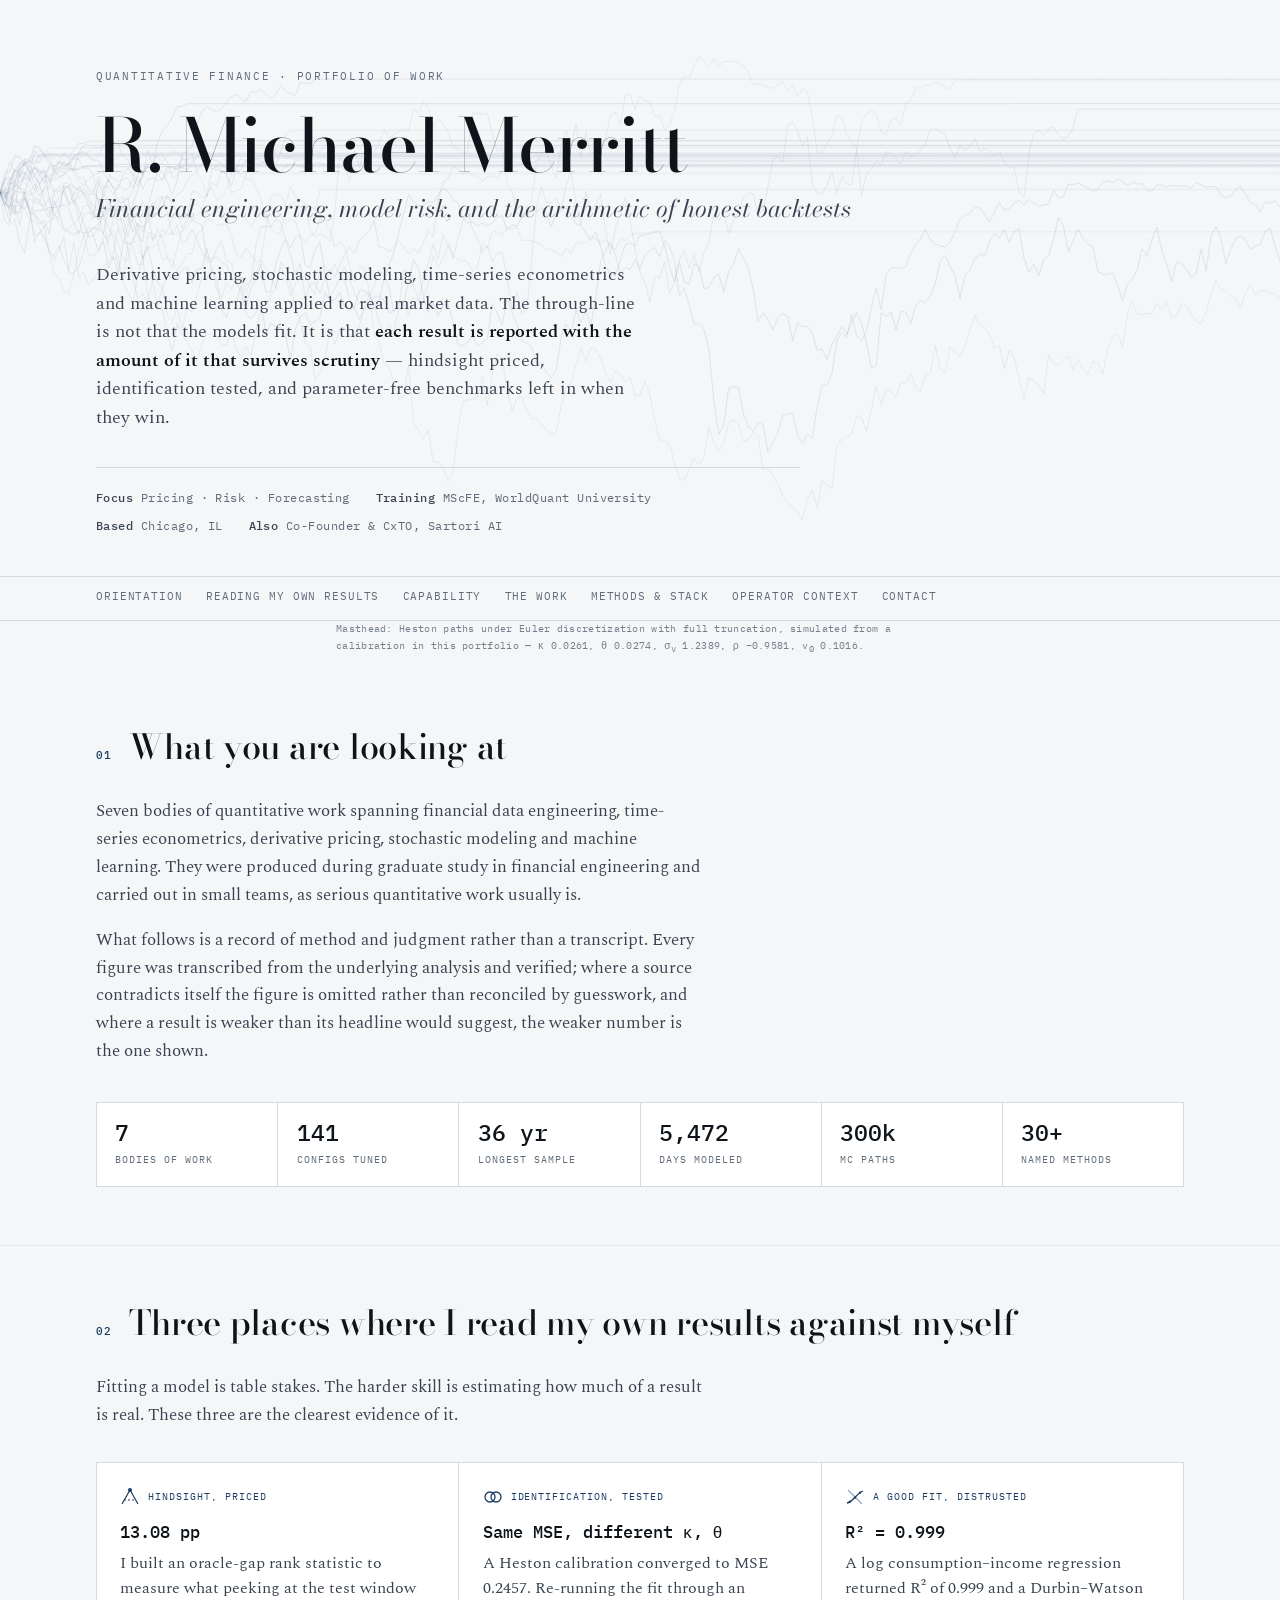
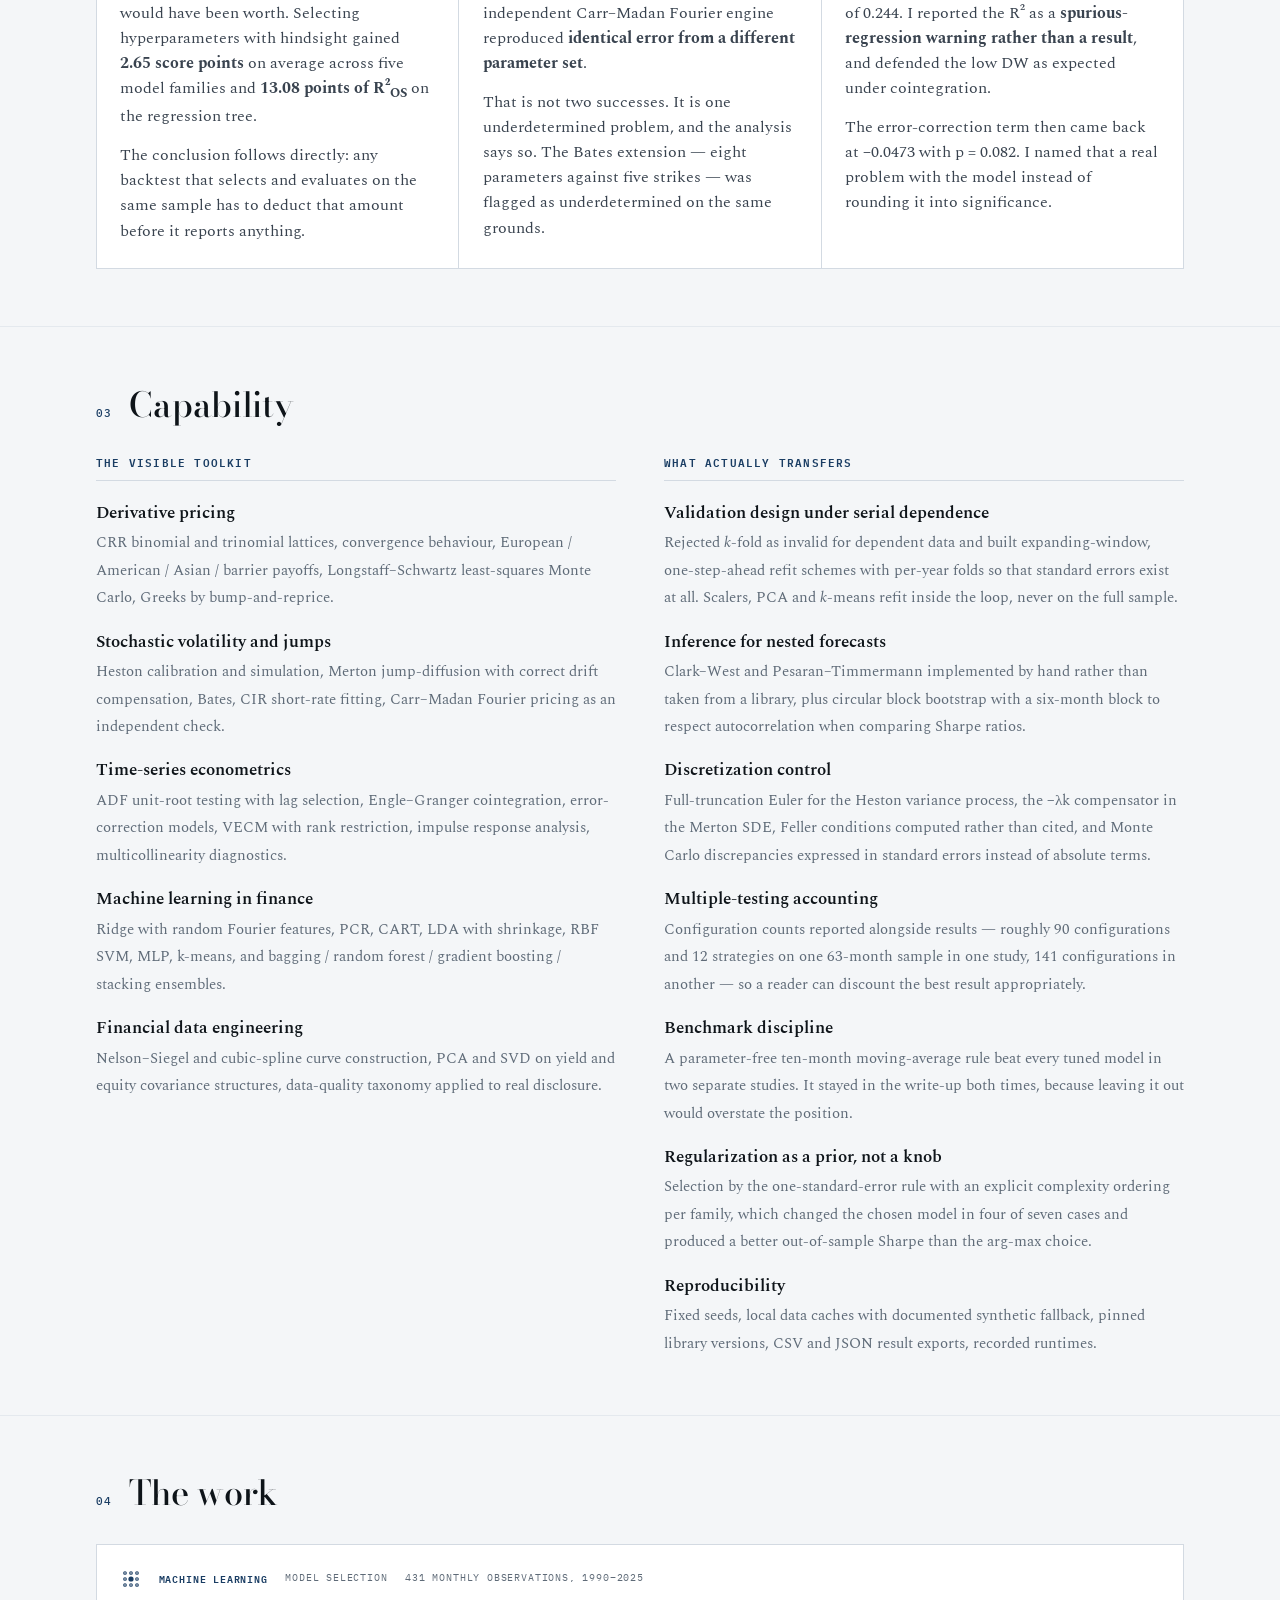
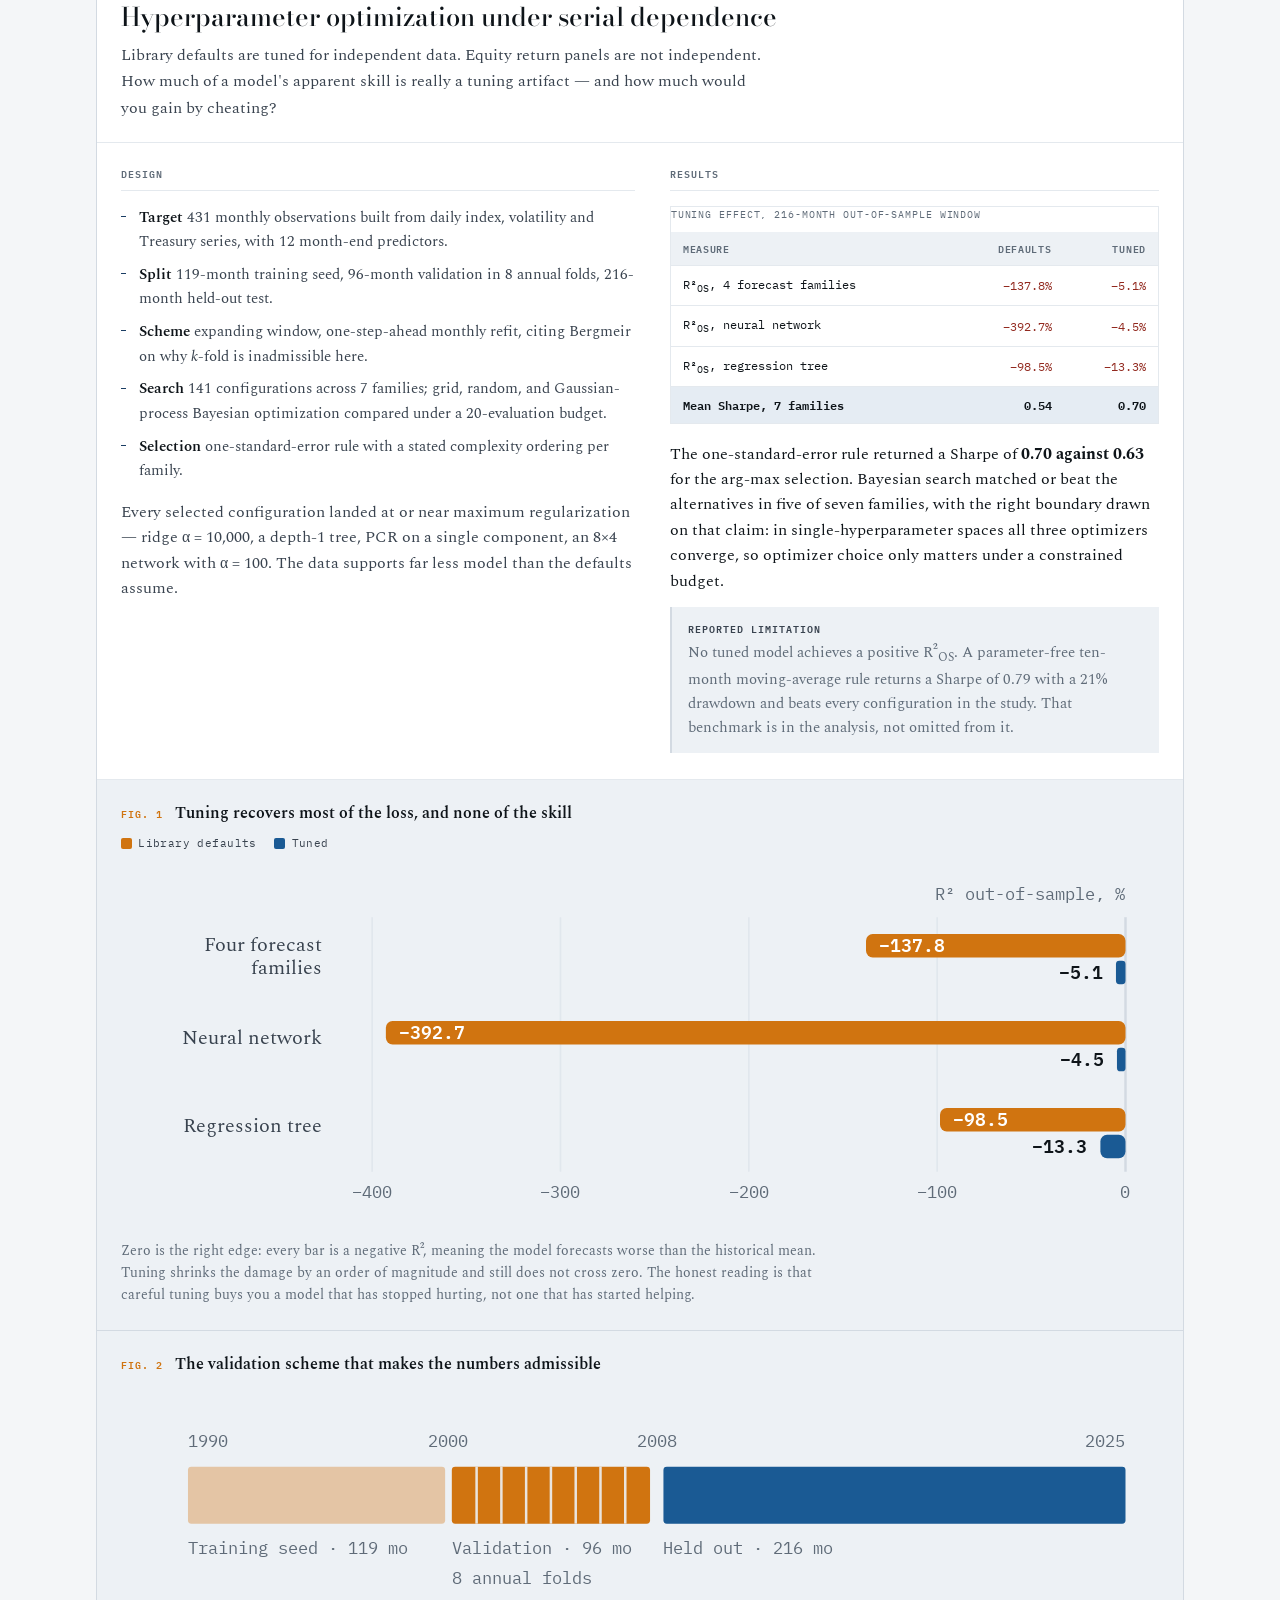
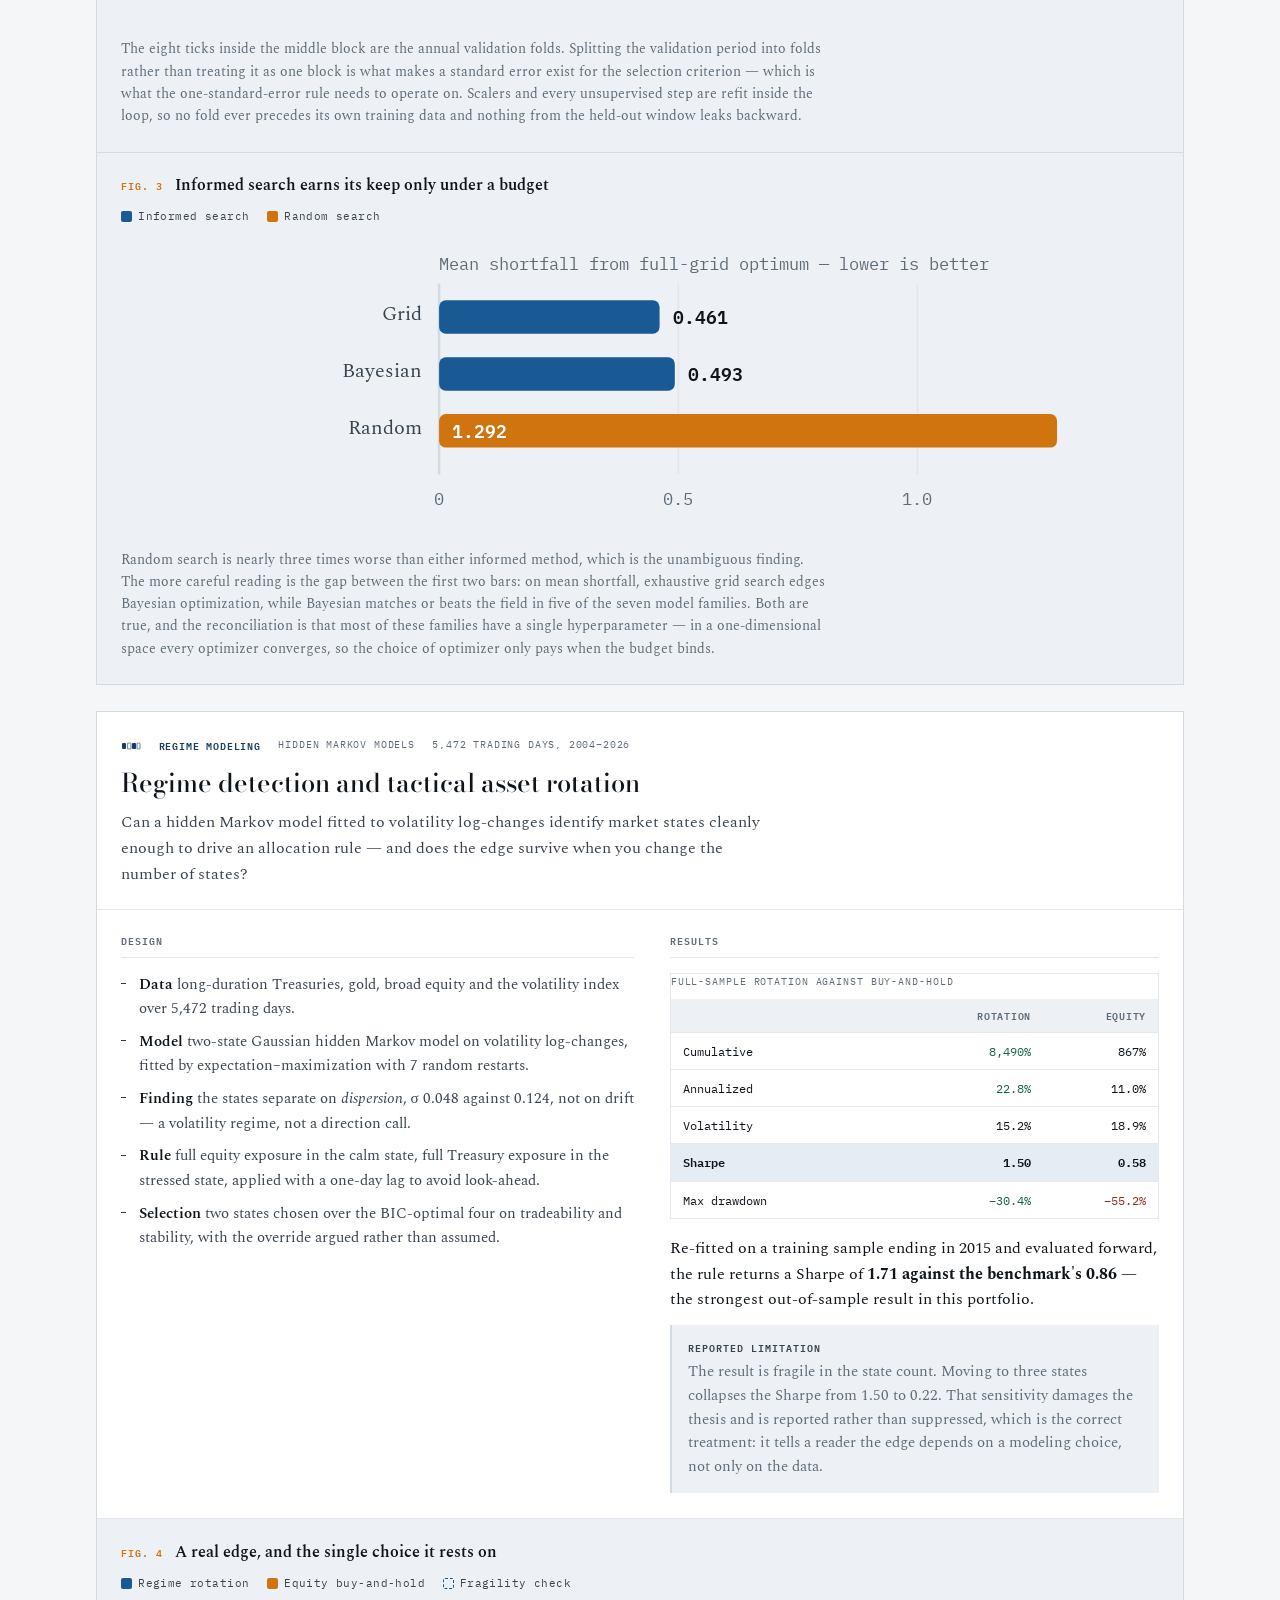
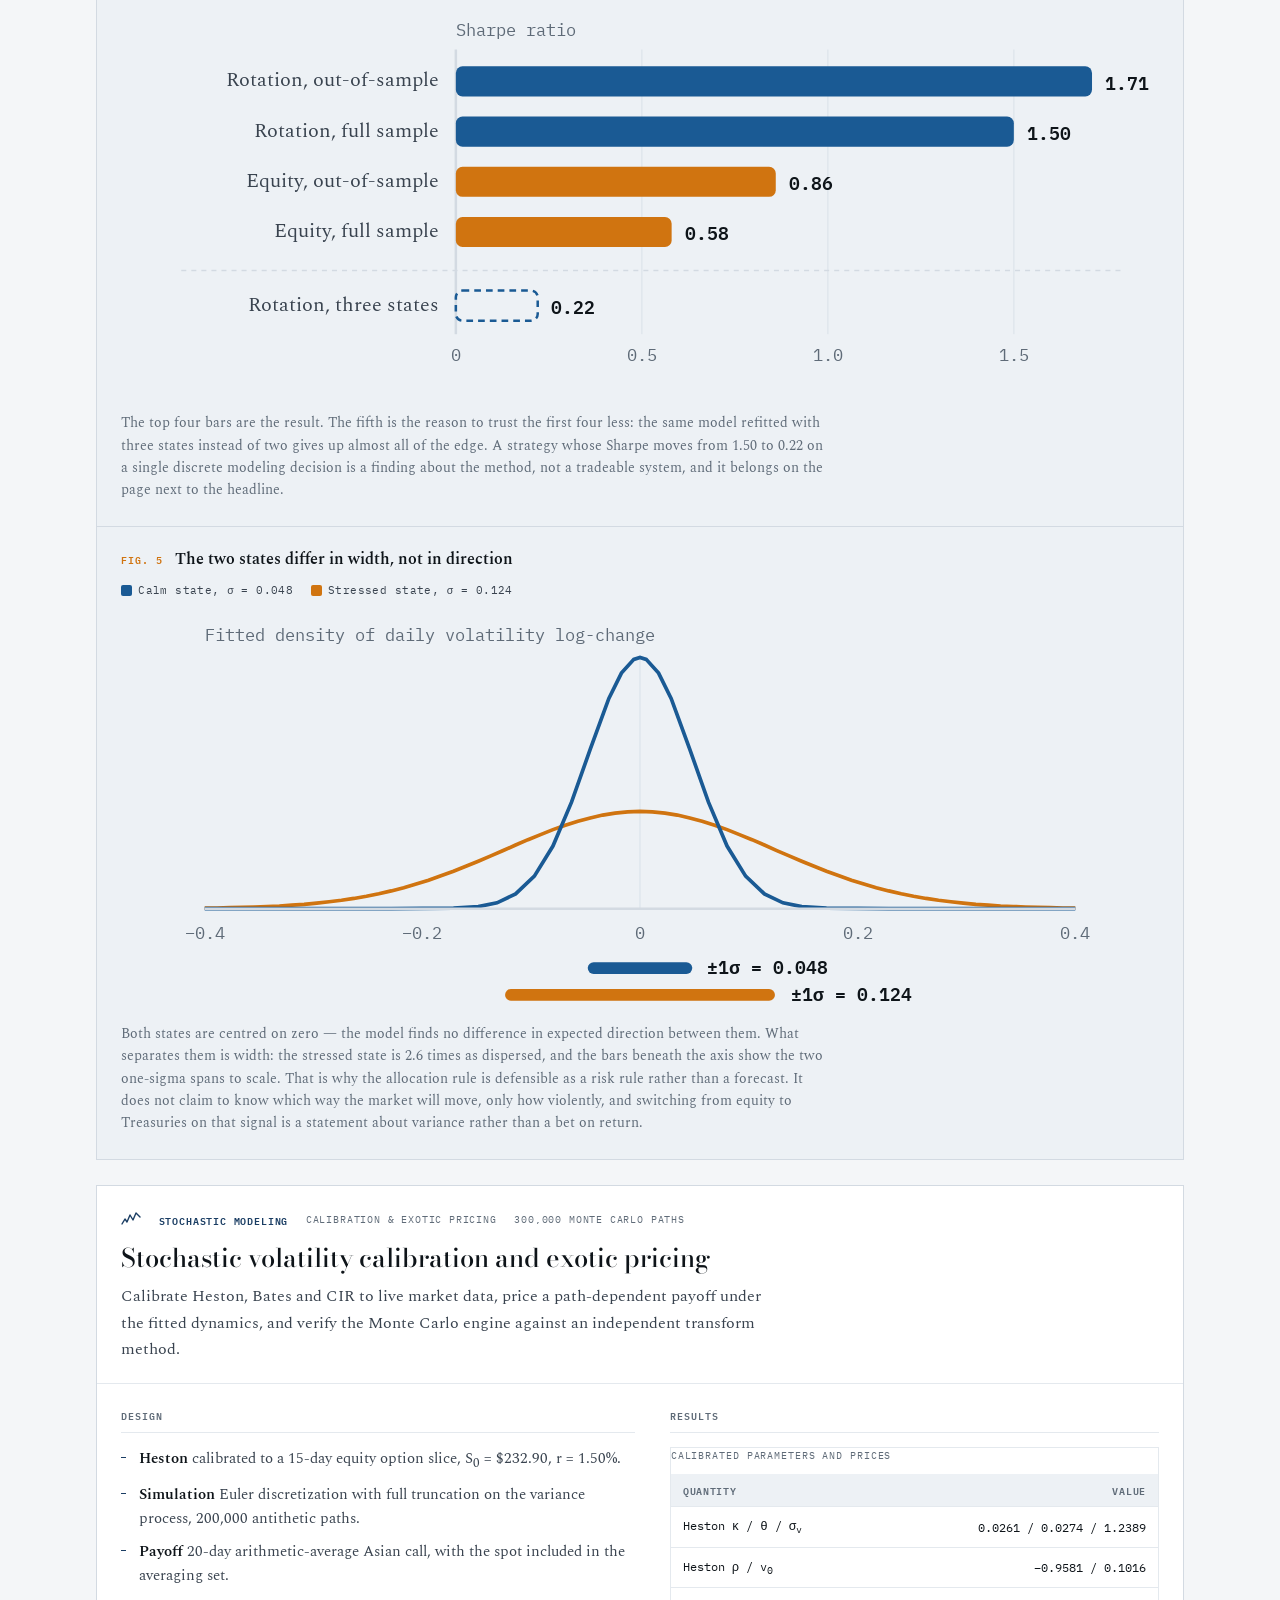
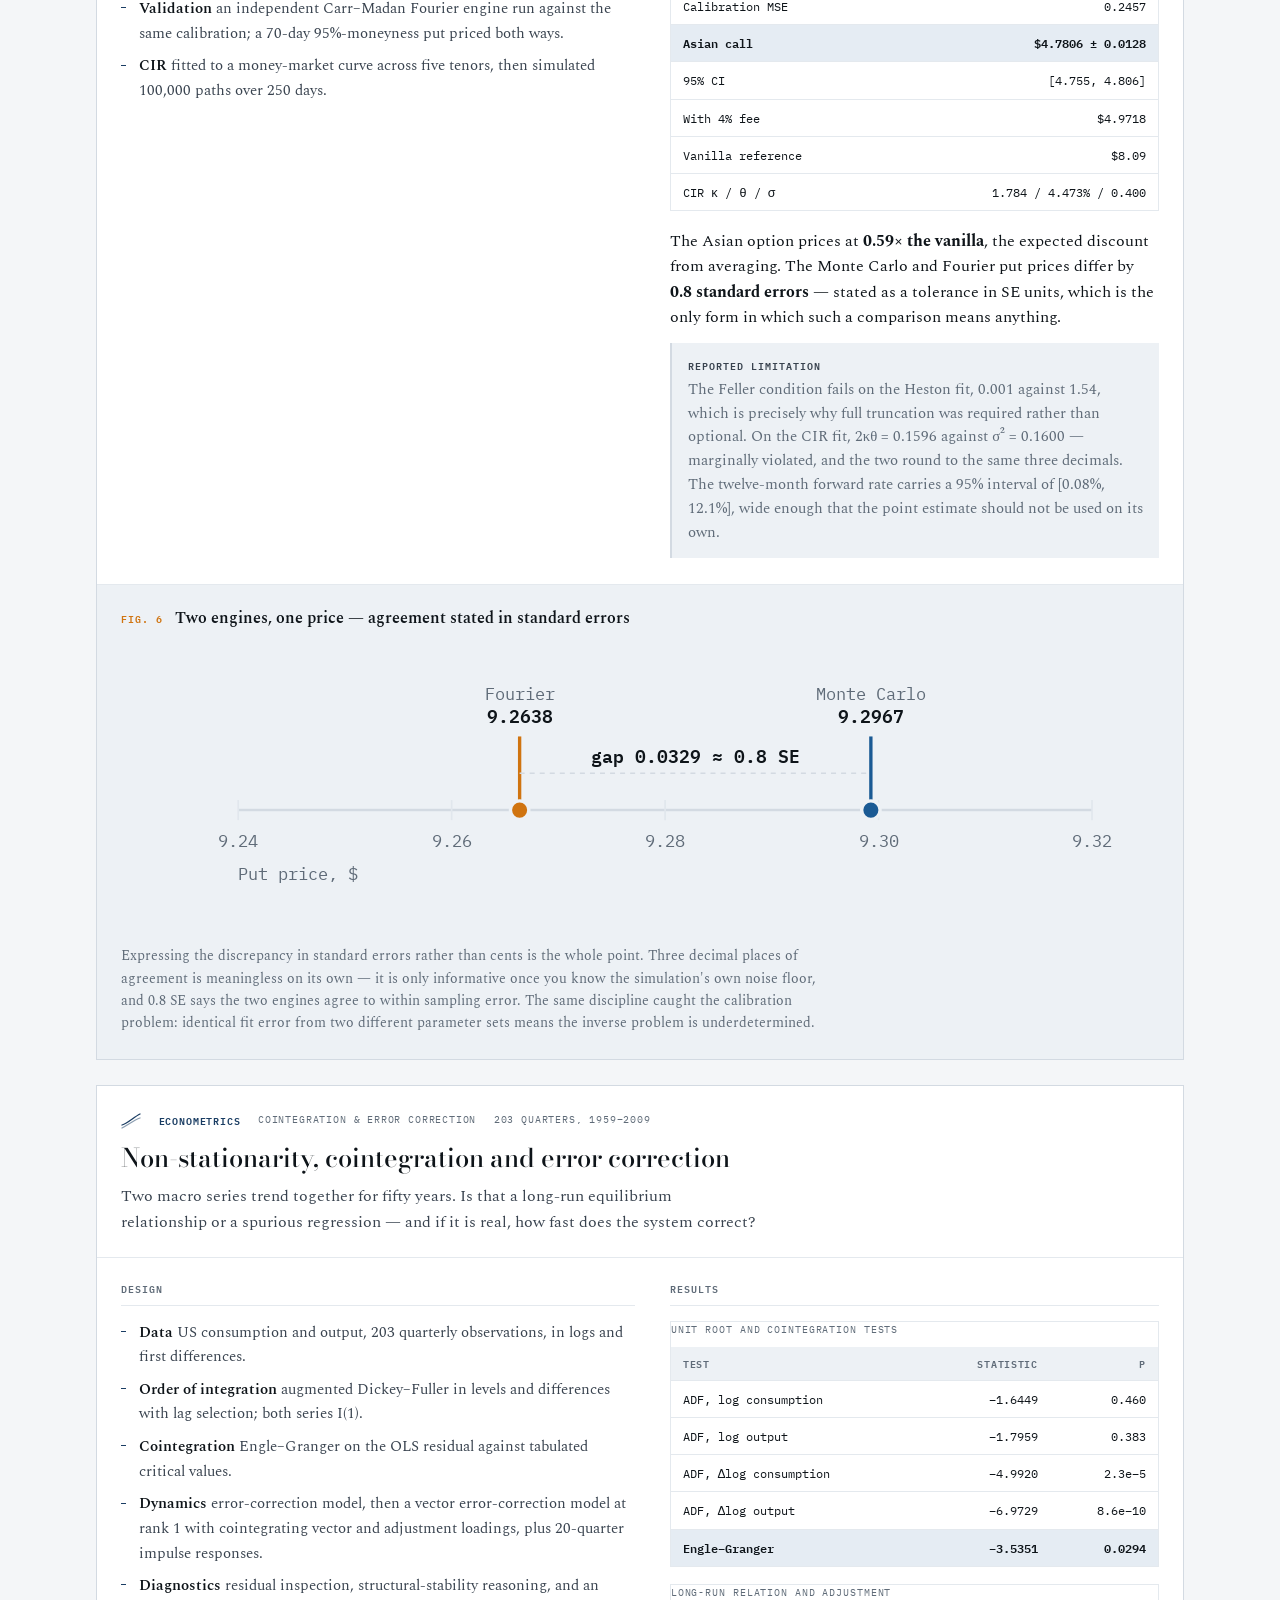
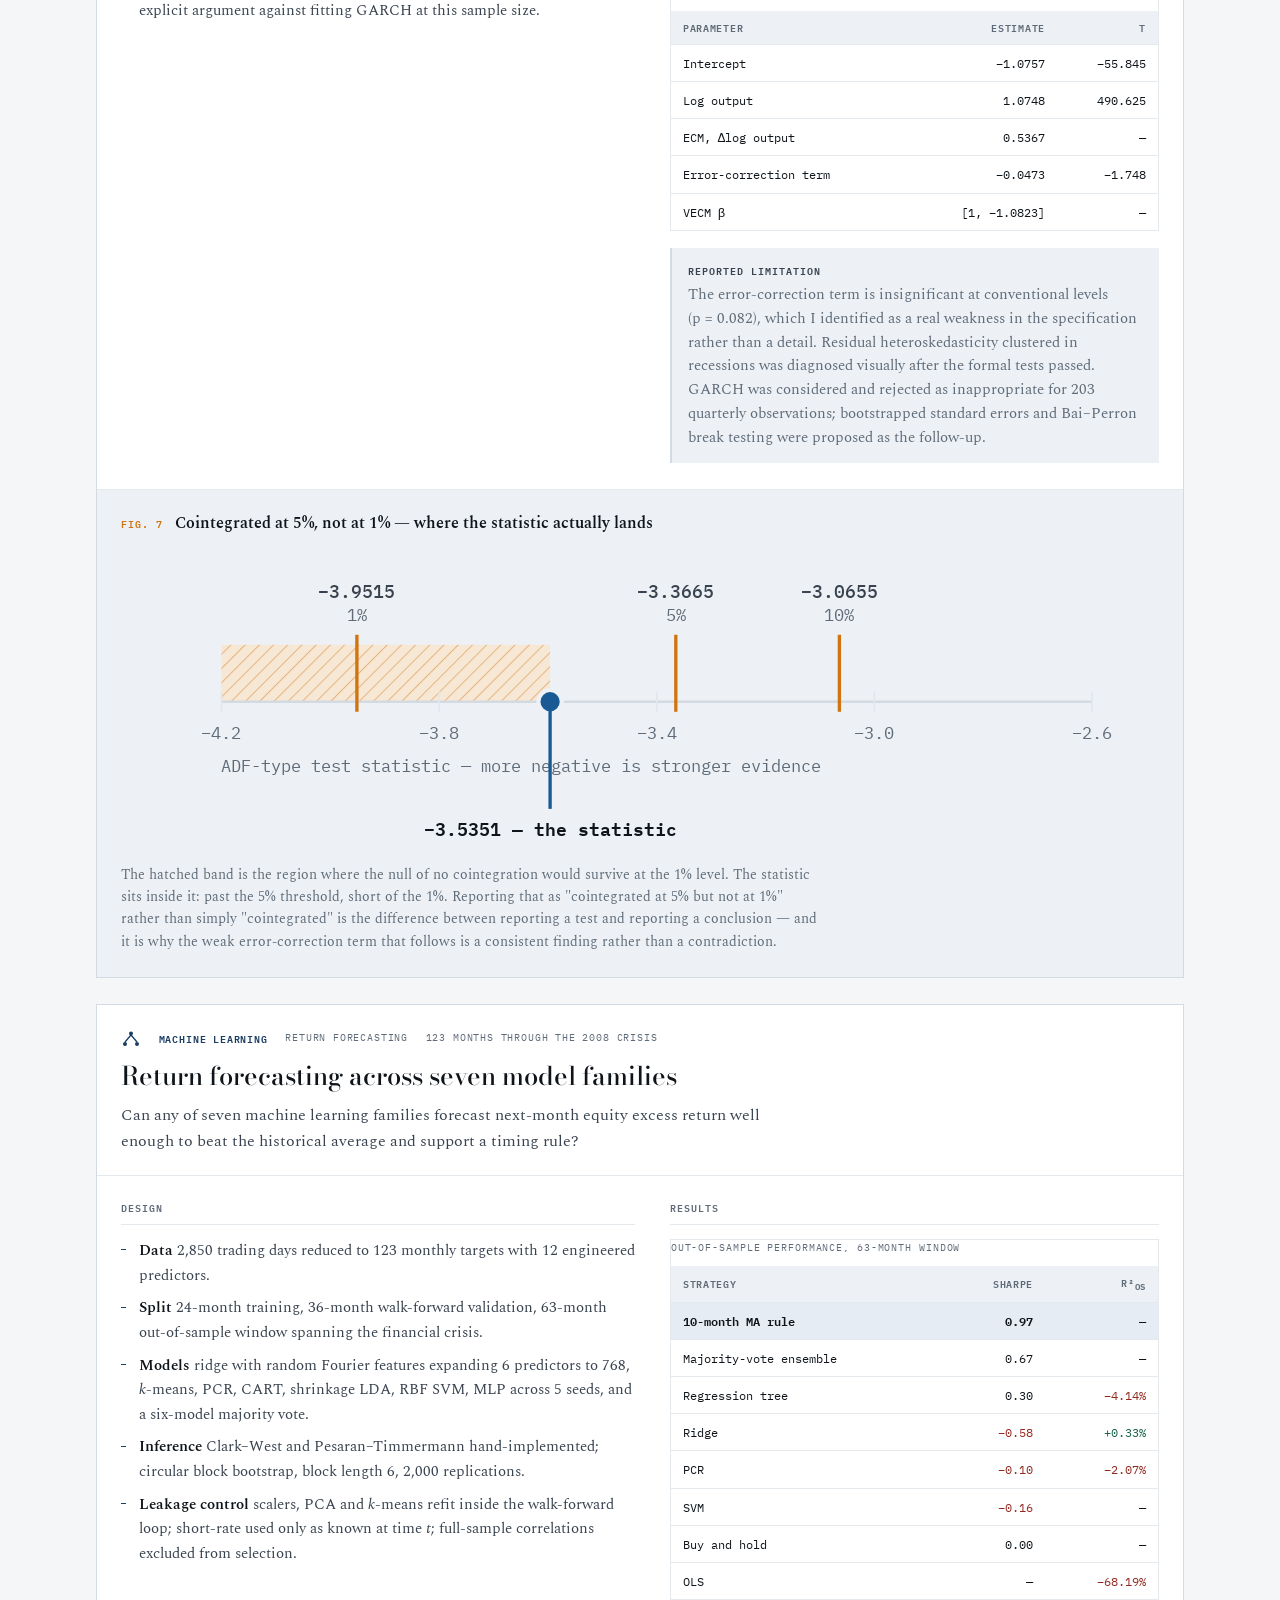
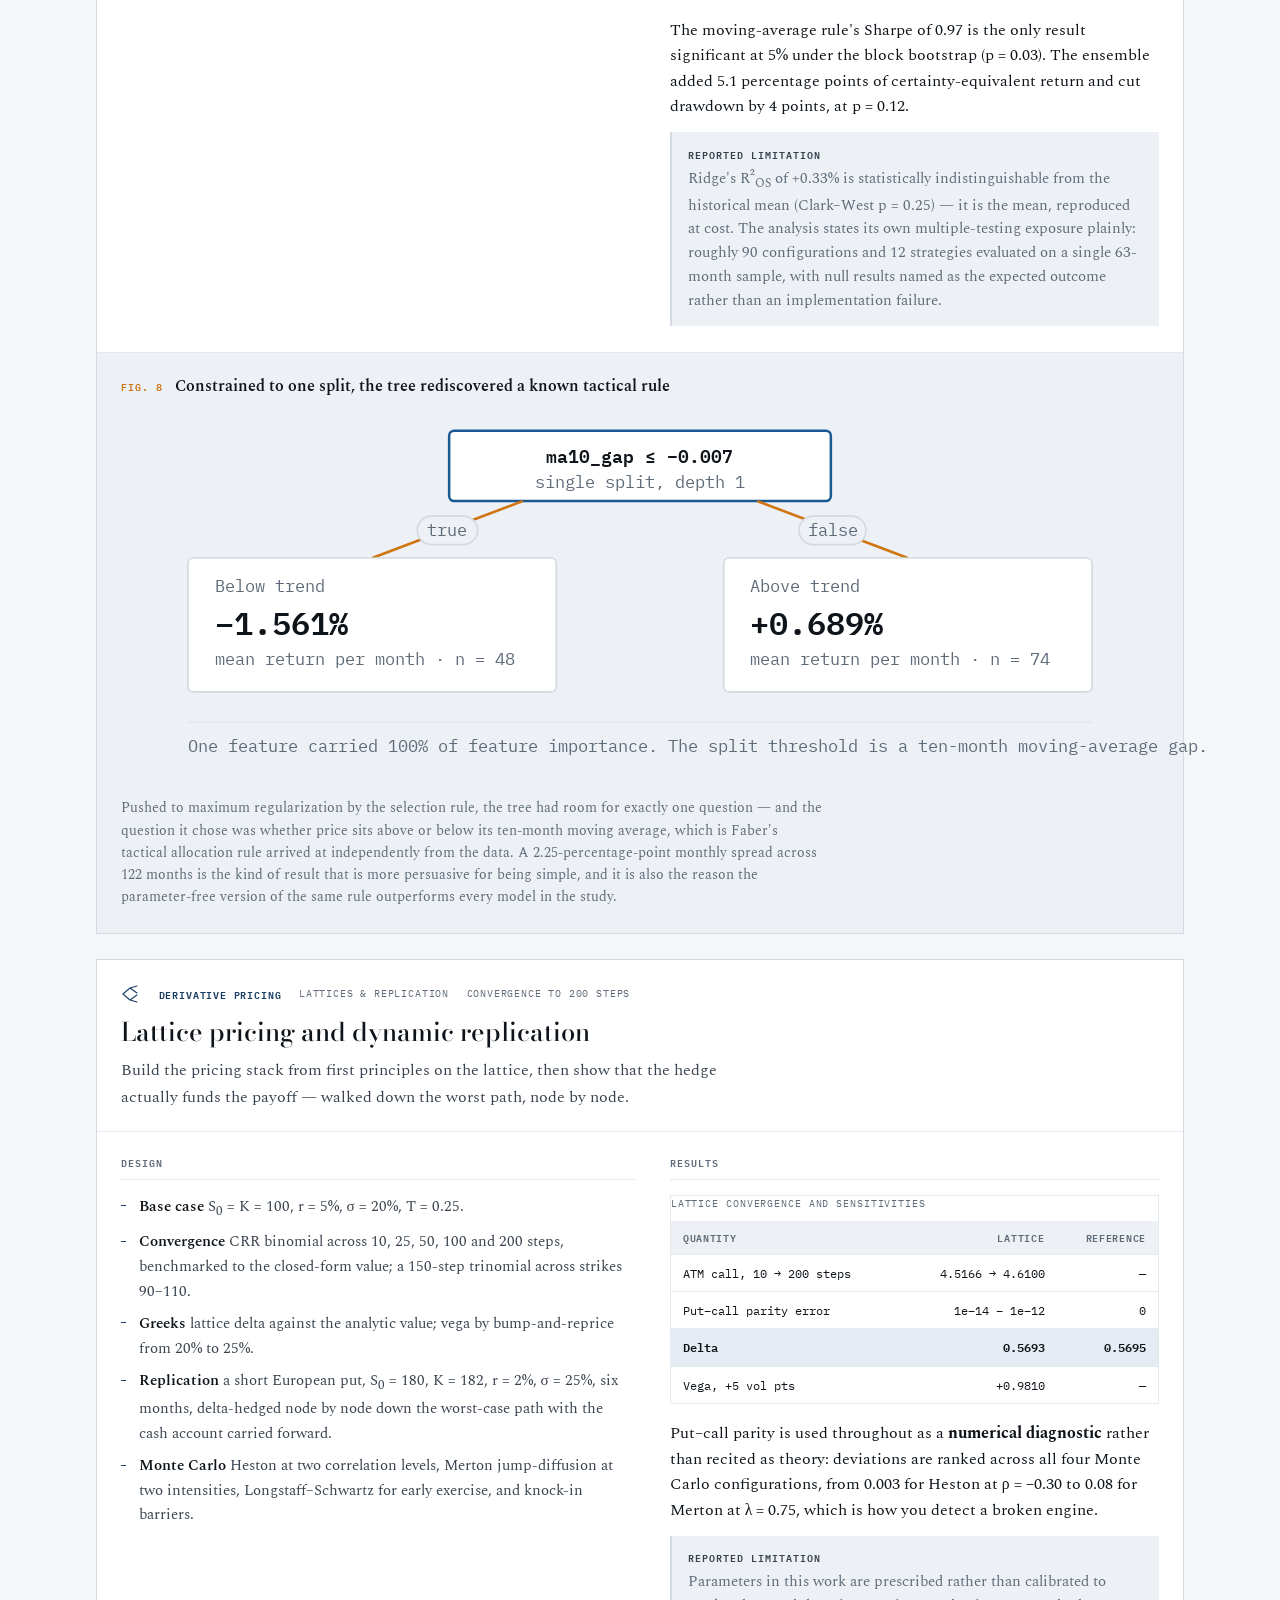
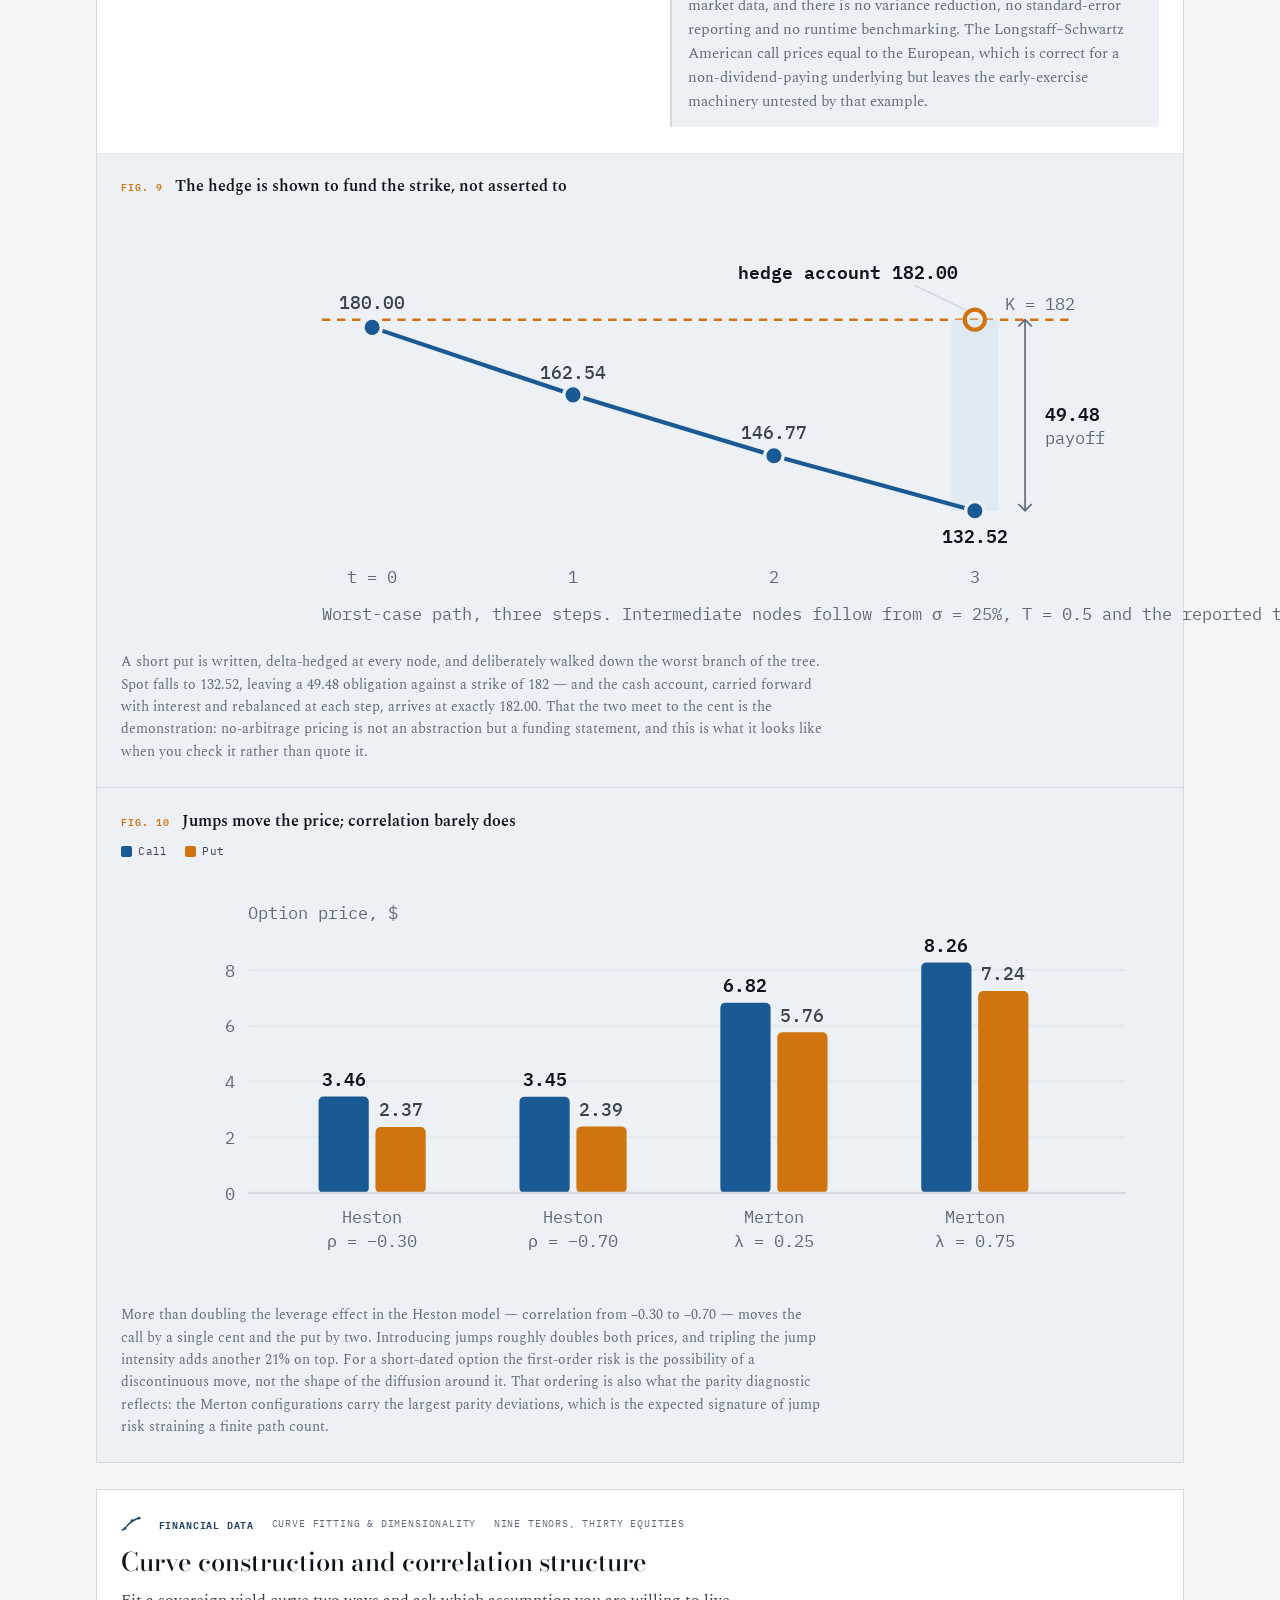
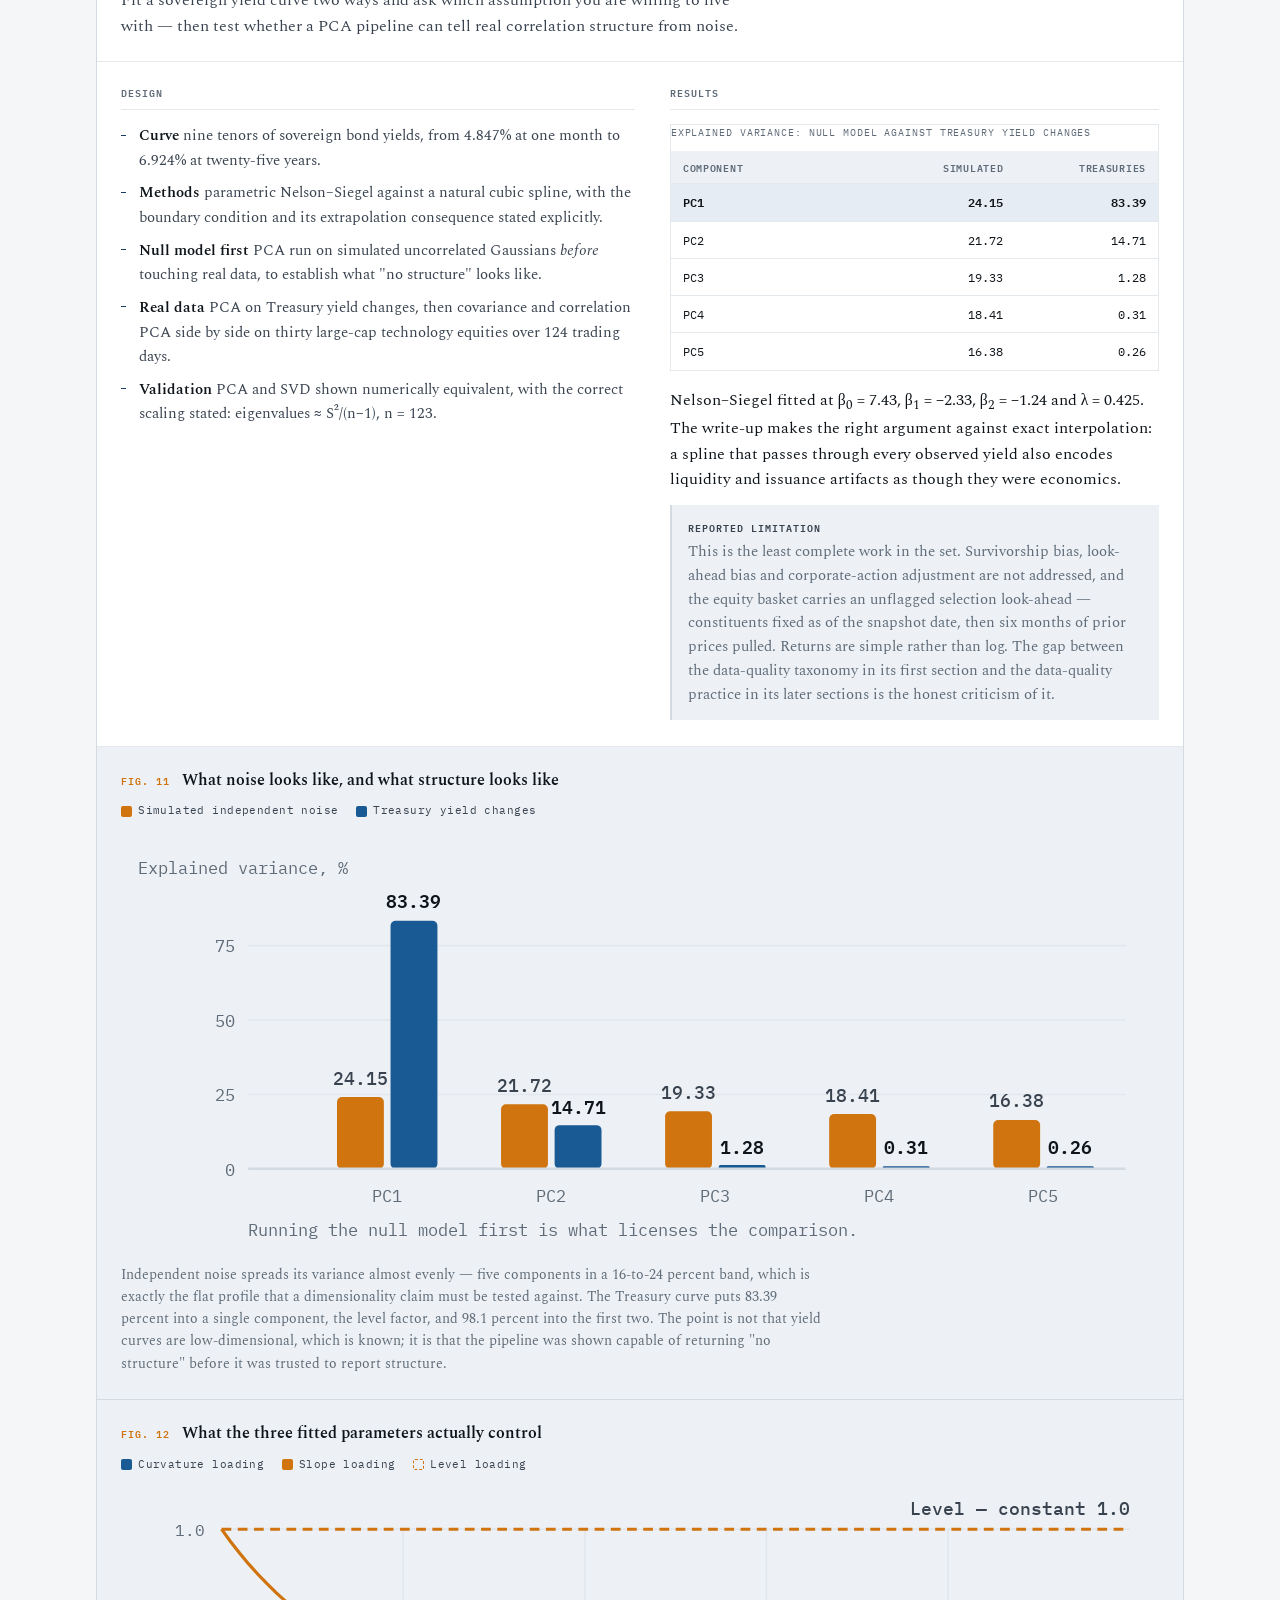
<file: v2/quant/index.html>
<!doctype html>
<html lang="en">
  <head>
    <meta charset="utf-8">
    <meta name="viewport" content="width=device-width, initial-scale=1, viewport-fit=cover">
    <title>Merritt Quantitative Work</title>
    <link rel="preconnect" href="https://fonts.gstatic.com" crossorigin>
    <link rel="stylesheet" href="https://fonts.googleapis.com/css2?family=Bodoni+Moda:opsz,wght@6..96,400;6..96,500;6..96,600&family=Spectral:ital,wght@0,300;0,400;0,500;0,600;1,400&family=IBM+Plex+Mono:wght@400;500;600&display=swap">
    <style>
      :root{color-scheme:light;padding-top:env(safe-area-inset-top,0px);padding-bottom:env(safe-area-inset-bottom,0px)}
      body{margin:0}
      img{max-width:100%}
      [hidden]{display:none!important}
    </style>
  </head>
  <body>
<style>
/* Layout: a quant research note for screen — masthead, sticky section index,
   single reading column at ~68ch, figures and data tables break the measure. */
:root {
  --paper:      #F4F6F8;
  --surface:    #FFFFFF;
  --surface-2:  #EDF1F5;
  --ink:        #0E1419;
  --ink-2:      #39434F;
  --ink-3:      #5F6B78;
  --rule:       #D3DAE2;
  --rule-soft:  #E4E9EE;
  --accent:     #1A3D63;
  --accent-2:   #2E6DA4;
  --accent-wash:#E5ECF3;
  --pos:        #16624B;
  --neg:        #92291F;
  --c1:         #1A5A94;
  --c2:         #D07410;
  --c1-wash:    #DEE9F3;
  --c2-wash:    #F7E7D5;
  --on-fill:    #FFFFFF;
  --grid:       #E1E7ED;
  --display: "Bodoni Moda", "Didot", "Times New Roman", serif;
  --body: "Spectral", Georgia, "Times New Roman", serif;
  --mono: "IBM Plex Mono", "SF Mono", Menlo, Consolas, monospace;
}
@media (prefers-color-scheme: dark) {
  :root:not([data-theme="light"]) {
    --paper:      #0A0F15;
    --surface:    #111A23;
    --surface-2:  #16202B;
    --ink:        #E5EAF1;
    --ink-2:      #AFBAC7;
    --ink-3:      #8592A0;
    --rule:       #253040;
    --rule-soft:  #1A242F;
    --accent:     #8FB6DF;
    --accent-2:   #A9C8E8;
    --accent-wash:#14202C;
    --pos:        #52C097;
    --neg:        #E58376;
    --c1:         #6BAEEE;
    --c2:         #E59B3C;
    --c1-wash:    #152532;
    --c2-wash:    #2A2014;
    --on-fill:    #0A0F15;
    --grid:       #1F2A36;
    color-scheme: dark;
  }
}
:root[data-theme="dark"] {
  --paper:      #0A0F15;
  --surface:    #111A23;
  --surface-2:  #16202B;
  --ink:        #E5EAF1;
  --ink-2:      #AFBAC7;
  --ink-3:      #8592A0;
  --rule:       #253040;
  --rule-soft:  #1A242F;
  --accent:     #8FB6DF;
  --accent-2:   #A9C8E8;
  --accent-wash:#14202C;
  --pos:        #52C097;
  --neg:        #E58376;
  --c1:         #6BAEEE;
  --c2:         #E59B3C;
  --c1-wash:    #152532;
  --c2-wash:    #2A2014;
  --on-fill:    #0A0F15;
  --grid:       #1F2A36;
  color-scheme: dark;
}

* { box-sizing: border-box; }
body {
  background: var(--paper);
  color: var(--ink);
  font-family: var(--body);
  font-size: 17px;
  line-height: 1.62;
  -webkit-font-smoothing: antialiased;
}
body::before {
  content: "";
  position: fixed;
  inset: 0 0 auto;
  height: env(safe-area-inset-top, 0px);
  z-index: 40;
  background: var(--paper);
}
.wrap {
  max-width: 1120px;
  margin: 0 auto;
  padding-left: max(16px, env(safe-area-inset-left, 0px));
  padding-right: max(16px, env(safe-area-inset-right, 0px));
}

/* ---------- masthead ---------- */
.masthead { position: relative; border-bottom: 1px solid var(--rule); overflow: hidden; }
#paths { position: absolute; inset: 0; width: 100%; height: 100%; display: block; }
.masthead .wrap { position: relative; z-index: 2; padding-block: 4.25rem 2.5rem; }
.eyebrow {
  font-family: var(--mono); font-size: 0.675rem; letter-spacing: 0.16em;
  text-transform: uppercase; color: var(--ink-3); margin: 0 0 1.4rem;
}
h1 {
  font-family: var(--display); font-optical-sizing: auto; font-weight: 500;
  font-size: clamp(2.6rem, 7.5vw, 4.6rem); line-height: 1.02;
  letter-spacing: -0.014em; margin: 0 0 0.1em; text-wrap: balance;
}
.h1-sub {
  font-family: var(--display); font-weight: 400; font-style: italic;
  font-size: clamp(1.1rem, 2.6vw, 1.5rem); color: var(--ink-2); margin: 0 0 2rem;
}
.thesis { max-width: 34rem; font-size: 1.1rem; color: var(--ink-2); margin: 0 0 2.2rem; }
.thesis strong { color: var(--ink); font-weight: 600; }
.ident {
  display: flex; flex-wrap: wrap; gap: 0.55rem 1.6rem;
  font-family: var(--mono); font-size: 0.73rem; letter-spacing: 0.04em;
  color: var(--ink-3); padding-top: 1.3rem; border-top: 1px solid var(--rule); max-width: 44rem;
}
.ident b { color: var(--ink-2); font-weight: 500; }
.canvas-note {
  position: relative; z-index: 2; font-family: var(--mono); font-size: 0.64rem;
  letter-spacing: 0.03em; color: var(--ink-3); opacity: 0.85;
  padding-block: 0 0.9rem; max-width: 40rem;
}

/* ---------- section index ---------- */
.index-bar {
  position: sticky; top: env(safe-area-inset-top, 0px); z-index: 30;
  background: var(--paper); border-bottom: 1px solid var(--rule);
}
.index-bar .wrap { padding-block: 0; }
.index-scroll { display: flex; gap: 1.45rem; overflow-x: auto; scrollbar-width: none; padding-block: 0.7rem; }
.index-scroll::-webkit-scrollbar { display: none; }
.index-scroll a {
  flex: none; font-family: var(--mono); font-size: 0.69rem; letter-spacing: 0.08em;
  text-transform: uppercase; color: var(--ink-3); text-decoration: none;
  white-space: nowrap; padding-bottom: 2px; border-bottom: 1.5px solid transparent;
}
.index-scroll a:hover { color: var(--accent); border-bottom-color: var(--accent); }

/* ---------- sections ---------- */
section { border-bottom: 1px solid var(--rule-soft); }
section > .wrap { padding-block: 3.6rem; }
.sec-head { display: flex; gap: 1.1rem; align-items: baseline; margin-bottom: 1.9rem; }
.sec-num {
  font-family: var(--mono); font-size: 0.7rem; font-weight: 500; color: var(--accent);
  letter-spacing: 0.08em; padding-top: 0.45rem; flex: none;
}
h2 {
  font-family: var(--display); font-weight: 500; font-size: clamp(1.55rem, 3.6vw, 2.15rem);
  line-height: 1.16; letter-spacing: -0.008em; margin: 0; text-wrap: balance;
}
h3 { font-family: var(--body); font-weight: 600; font-size: 1.12rem; line-height: 1.3; margin: 0 0 0.55rem; }
.lede { max-width: 38rem; font-size: 1.08rem; color: var(--ink-2); }
.prose { max-width: 38rem; }
.prose p { margin: 0 0 1.05rem; }
.prose p:last-child { margin-bottom: 0; }
a { color: var(--accent); }

.stat-row {
  display: grid; grid-template-columns: repeat(auto-fit, minmax(128px, 1fr));
  gap: 1px; background: var(--rule); border: 1px solid var(--rule); margin-top: 2.2rem;
}
.stat { background: var(--surface); padding: 1.1rem 1.15rem; }
.stat .v {
  font-family: var(--mono); font-size: 1.42rem; font-weight: 500;
  font-variant-numeric: tabular-nums; line-height: 1.1; color: var(--ink);
}
.stat .k {
  font-family: var(--mono); font-size: 0.63rem; letter-spacing: 0.1em;
  text-transform: uppercase; color: var(--ink-3); margin-top: 0.45rem;
}

/* ---------- exhibits ---------- */
.exhibits { display: grid; gap: 1px; background: var(--rule); border: 1px solid var(--rule); }
@media (min-width: 880px) { .exhibits { grid-template-columns: repeat(3, 1fr); } }
.exhibit { background: var(--surface); padding: 1.5rem 1.45rem; min-width: 0; }
.exhibit .tag {
  font-family: var(--mono); font-size: 0.62rem; letter-spacing: 0.1em;
  text-transform: uppercase; color: var(--accent); margin-bottom: 0.75rem;
  display: flex; align-items: center; gap: 0.5rem;
}
.exhibit p { margin: 0 0 0.85rem; font-size: 0.97rem; color: var(--ink-2); }
.exhibit p:last-child { margin-bottom: 0; }
.exhibit .figure {
  font-family: var(--mono); font-size: 1.05rem; font-weight: 500;
  font-variant-numeric: tabular-nums; color: var(--ink); display: block; margin-bottom: 0.3rem;
}

/* ---------- capability ---------- */
.cap-grid { display: grid; gap: 2.4rem; }
@media (min-width: 820px) { .cap-grid { grid-template-columns: 1fr 1fr; gap: 3rem; } }
.cap-col h3 {
  font-family: var(--mono); font-size: 0.68rem; font-weight: 600; letter-spacing: 0.11em;
  text-transform: uppercase; color: var(--accent); padding-bottom: 0.7rem;
  border-bottom: 1px solid var(--rule); margin-bottom: 1.15rem;
}
.cap-list { list-style: none; margin: 0; padding: 0; display: grid; gap: 1.05rem; }
.cap-list li { min-width: 0; }
.cap-list .n { font-weight: 600; display: block; margin-bottom: 0.12rem; }
.cap-list .d { font-size: 0.95rem; color: var(--ink-3); }

/* ---------- projects ---------- */
.project { border: 1px solid var(--rule); background: var(--surface); margin-bottom: 1.6rem; }
.project:last-child { margin-bottom: 0; }
.p-head { padding: 1.5rem 1.5rem 1.25rem; border-bottom: 1px solid var(--rule-soft); }
.p-meta {
  display: flex; flex-wrap: wrap; align-items: center; gap: 0.4rem 1.1rem;
  font-family: var(--mono); font-size: 0.64rem; letter-spacing: 0.08em;
  text-transform: uppercase; color: var(--ink-3); margin-bottom: 0.8rem;
}
.p-meta .dom { color: var(--accent); font-weight: 600; }
.p-glyph { width: 20px; height: 20px; color: var(--accent); flex: none; display: block; }
.p-title {
  font-family: var(--display); font-weight: 500; font-size: clamp(1.2rem, 2.9vw, 1.6rem);
  line-height: 1.17; margin: 0 0 0.7rem; text-wrap: balance;
}
.p-q { max-width: 40rem; color: var(--ink-2); margin: 0; font-size: 1.02rem; }
.p-body { padding: 1.4rem 1.5rem 1.6rem; display: grid; gap: 1.6rem; }
@media (min-width: 900px) { .p-body { grid-template-columns: minmax(0, 1.05fr) minmax(0, 1fr); gap: 2.2rem; } }
.p-block { min-width: 0; }
.blk-label {
  font-family: var(--mono); font-size: 0.62rem; font-weight: 600; letter-spacing: 0.11em;
  text-transform: uppercase; color: var(--ink-3); padding-bottom: 0.55rem;
  border-bottom: 1px solid var(--rule-soft); margin-bottom: 0.9rem;
}
.p-block p { margin: 0 0 0.8rem; font-size: 0.98rem; }
.p-block p:last-child { margin-bottom: 0; }
.chain { list-style: none; margin: 0; padding: 0; display: grid; gap: 0.5rem; }
.chain li { font-size: 0.95rem; padding-left: 1.1rem; position: relative; color: var(--ink-2); min-width: 0; }
.chain li::before {
  content: ""; position: absolute; left: 0; top: 0.68em;
  width: 5px; height: 1px; background: var(--accent);
}
.chain li b { color: var(--ink); font-weight: 600; }

.tbl-scroll { overflow-x: auto; border: 1px solid var(--rule-soft); }
table { border-collapse: collapse; width: 100%; font-family: var(--mono); font-size: 0.78rem; }
caption {
  caption-side: top; text-align: left; font-family: var(--mono); font-size: 0.62rem;
  letter-spacing: 0.09em; text-transform: uppercase; color: var(--ink-3); padding: 0 0 0.6rem;
}
th, td {
  padding: 0.5rem 0.75rem; text-align: right; font-variant-numeric: tabular-nums;
  white-space: nowrap; border-bottom: 1px solid var(--rule-soft);
}
th {
  font-weight: 600; font-size: 0.64rem; letter-spacing: 0.07em; text-transform: uppercase;
  color: var(--ink-3); background: var(--surface-2);
}
th:first-child, td:first-child { text-align: left; white-space: normal; min-width: 8.5rem; }
tbody tr:last-child td { border-bottom: none; }
td.pos { color: var(--pos); }
td.neg { color: var(--neg); }
tr.hi td { background: var(--accent-wash); font-weight: 600; color: var(--ink); }

.limit {
  margin-top: 0.3rem; padding: 0.85rem 1rem; background: var(--surface-2);
  border-left: 2px solid var(--rule); font-size: 0.92rem; color: var(--ink-3);
}
.limit b {
  font-family: var(--mono); font-size: 0.62rem; letter-spacing: 0.1em; text-transform: uppercase;
  color: var(--ink-2); display: block; margin-bottom: 0.3rem; font-weight: 600;
}

/* ---------- figures ---------- */
.fig {
  margin: 0; padding: 1.3rem 1.5rem 1.5rem; border-top: 1px solid var(--rule-soft);
  background: var(--surface-2);
}
.p-figs { display: grid; }
.fig + .fig { border-top: 1px solid var(--rule); }
.fig figcaption { display: flex; flex-wrap: wrap; gap: 0.3rem 0.7rem; align-items: baseline; margin-bottom: 0.3rem; }
.fig-n {
  font-family: var(--mono); font-size: 0.6rem; font-weight: 600; letter-spacing: 0.11em;
  text-transform: uppercase; color: var(--c2); flex: none;
}
.fig-t { font-weight: 600; font-size: 1rem; color: var(--ink); }
.fig-legend {
  display: flex; flex-wrap: wrap; gap: 0.35rem 1.1rem; align-items: center;
  font-family: var(--mono); font-size: 0.66rem; letter-spacing: 0.04em;
  color: var(--ink-2); margin: 0.55rem 0 0.9rem;
}
.fig-legend span.lg { display: inline-flex; align-items: center; gap: 0.38rem; }
.sw { width: 11px; height: 11px; border-radius: 2px; flex: none; display: inline-block; }
.sw-1 { background: var(--c1); }
.sw-2 { background: var(--c2); }
.sw-d1 { background: transparent; border: 1.5px dashed var(--c1); border-radius: 2px; }
.sw-d2 { background: transparent; border: 1.5px dashed var(--c2); border-radius: 2px; }
.fig svg { display: block; width: 100%; height: auto; max-width: 100%; overflow: visible; }
.fig-note { margin: 0.9rem 0 0; font-size: 0.86rem; color: var(--ink-3); max-width: 44rem; }
svg text { font-variant-numeric: tabular-nums; }
.ax { font-family: var(--mono); font-size: 10px; fill: var(--ink-3); }
.rl { font-family: var(--body); font-size: 12px; fill: var(--ink-2); }
.vl { font-family: var(--mono); font-size: 11px; font-weight: 600; fill: var(--ink); }
.vl-m { font-family: var(--mono); font-size: 11px; font-weight: 500; fill: var(--ink-2); }
.vl-on { font-family: var(--mono); font-size: 11px; font-weight: 600; fill: var(--on-fill); }
.nl { font-family: var(--mono); font-size: 10px; fill: var(--ink-3); }
.gl { stroke: var(--grid); stroke-width: 1; }
.zl { stroke: var(--rule); stroke-width: 1.5; }

/* ---------- stack ---------- */
.stack-grid { display: grid; gap: 1px; background: var(--rule); border: 1px solid var(--rule); }
@media (min-width: 760px) { .stack-grid { grid-template-columns: repeat(2, 1fr); } }
@media (min-width: 1000px) { .stack-grid { grid-template-columns: repeat(4, 1fr); } }
.stack-cell { background: var(--surface); padding: 1.25rem 1.3rem; min-width: 0; }
.stack-cell h3 {
  font-family: var(--mono); font-size: 0.65rem; font-weight: 600; letter-spacing: 0.1em;
  text-transform: uppercase; color: var(--accent); margin-bottom: 0.75rem;
  display: flex; align-items: center; gap: 0.5rem;
}
.stack-cell ul { list-style: none; margin: 0; padding: 0; display: grid; gap: 0.38rem; }
.stack-cell li { font-family: var(--mono); font-size: 0.76rem; color: var(--ink-2); }

/* ---------- bridge ---------- */
.bridge { display: grid; gap: 2rem; }
@media (min-width: 880px) { .bridge { grid-template-columns: minmax(0, 1fr) minmax(0, 0.85fr); gap: 3rem; } }
.bridge-card { border: 1px solid var(--rule); background: var(--surface); padding: 1.4rem 1.45rem; align-self: start; }
.bridge-card h3 {
  font-family: var(--mono); font-size: 0.65rem; letter-spacing: 0.1em;
  text-transform: uppercase; color: var(--accent); margin-bottom: 1rem;
}
.rail { list-style: none; margin: 0; padding: 0; display: grid; gap: 0.95rem; }
.rail li { font-size: 0.95rem; color: var(--ink-2); padding-left: 0.95rem; border-left: 1px solid var(--rule); min-width: 0; }
.rail li b { display: block; color: var(--ink); font-weight: 600; font-size: 0.98rem; }

/* ---------- footer ---------- */
footer { border-bottom: none; }
footer > .wrap { padding-block: 3rem 3.4rem; }
.foot-grid { display: grid; gap: 1.8rem; }
@media (min-width: 720px) { .foot-grid { grid-template-columns: 1fr auto; align-items: end; } }
.contact-line { font-family: var(--mono); font-size: 0.82rem; color: var(--ink-2); display: grid; gap: 0.4rem; }
.contact-line span { user-select: all; }
.copy-btn {
  font-family: var(--mono); font-size: 0.66rem; letter-spacing: 0.09em; text-transform: uppercase;
  color: var(--accent); background: transparent; border: 1px solid var(--rule);
  padding: 0.5rem 0.85rem; cursor: pointer; justify-self: start; margin-top: 0.35rem;
}
.copy-btn:hover { background: var(--accent-wash); }
.asof { font-family: var(--mono); font-size: 0.65rem; letter-spacing: 0.06em; color: var(--ink-3); }

:where(a, button):focus-visible { outline: 2px solid var(--accent-2); outline-offset: 2px; }
@media (prefers-reduced-motion: reduce) { * { animation: none !important; transition: none !important; } }
</style>

<header class="masthead">
  <canvas id="paths" aria-hidden="true"></canvas>
  <div class="wrap">
    <p class="eyebrow">Quantitative Finance &middot; Portfolio of Work</p>
    <h1>R. Michael Merritt</h1>
    <p class="h1-sub">Financial engineering, model risk, and the arithmetic of honest backtests</p>
    <p class="thesis">Derivative pricing, stochastic modeling, time-series econometrics and machine learning applied to real market data. The through-line is not that the models fit. It is that <strong>each result is reported with the amount of it that survives scrutiny</strong> &mdash; hindsight priced, identification tested, and parameter-free benchmarks left in when they win.</p>
    <div class="ident">
      <div><b>Focus</b> Pricing &middot; Risk &middot; Forecasting</div>
      <div><b>Training</b> MScFE, WorldQuant University</div>
      <div><b>Based</b> Chicago, IL</div>
      <div><b>Also</b> Co-Founder &amp; CxTO, Sartori AI</div>
    </div>
  </div>
</header>

<div class="index-bar">
  <div class="wrap">
    <nav class="index-scroll" aria-label="Section index">
      <a href="#orientation">Orientation</a>
      <a href="#reading">Reading my own results</a>
      <a href="#capability">Capability</a>
      <a href="#work">The work</a>
      <a href="#stack">Methods &amp; stack</a>
      <a href="#bridge">Operator context</a>
      <a href="#contact">Contact</a>
    </nav>
  </div>
</div>

<p class="canvas-note wrap">Masthead: Heston paths under Euler discretization with full truncation, simulated from a calibration in this portfolio &mdash; &kappa;&nbsp;0.0261, &theta;&nbsp;0.0274, &sigma;<sub>v</sub>&nbsp;1.2389, &rho;&nbsp;&minus;0.9581, v<sub>0</sub>&nbsp;0.1016.</p>

<section id="orientation">
  <div class="wrap">
    <div class="sec-head">
      <div class="sec-num">01</div>
      <h2>What you are looking at</h2>
    </div>
    <div class="prose lede">
      <p>Seven bodies of quantitative work spanning financial data engineering, time-series econometrics, derivative pricing, stochastic modeling and machine learning. They were produced during graduate study in financial engineering and carried out in small teams, as serious quantitative work usually is.</p>
      <p>What follows is a record of method and judgment rather than a transcript. Every figure was transcribed from the underlying analysis and verified; where a source contradicts itself the figure is omitted rather than reconciled by guesswork, and where a result is weaker than its headline would suggest, the weaker number is the one shown.</p>
    </div>
    <div class="stat-row">
      <div class="stat"><div class="v">7</div><div class="k">Bodies of work</div></div>
      <div class="stat"><div class="v">141</div><div class="k">Configs tuned</div></div>
      <div class="stat"><div class="v">36 yr</div><div class="k">Longest sample</div></div>
      <div class="stat"><div class="v">5,472</div><div class="k">Days modeled</div></div>
      <div class="stat"><div class="v">300k</div><div class="k">MC paths</div></div>
      <div class="stat"><div class="v">30+</div><div class="k">Named methods</div></div>
    </div>
  </div>
</section>

<section id="reading">
  <div class="wrap">
    <div class="sec-head">
      <div class="sec-num">02</div>
      <h2>Three places where I read my own results against myself</h2>
    </div>
    <p class="lede" style="margin-bottom:2rem">Fitting a model is table stakes. The harder skill is estimating how much of a result is real. These three are the clearest evidence of it.</p>
    <div class="exhibits">
      <div class="exhibit">
        <div class="tag">
          <svg class="p-glyph" viewBox="0 0 20 20" aria-hidden="true"><g fill="none" stroke="currentColor" stroke-width="1.2"><path d="M2 17 L10 3 L18 17"/></g><circle cx="10" cy="3" r="2" fill="currentColor"/><path d="M4 13 L16 13" stroke="currentColor" stroke-width="1.2" stroke-dasharray="2 2"/></svg>
          Hindsight, priced
        </div>
        <span class="figure">13.08 pp</span>
        <p>I built an oracle-gap rank statistic to measure what peeking at the test window would have been worth. Selecting hyperparameters with hindsight gained <b>2.65 score points</b> on average across five model families and <b>13.08 points of R&sup2;<sub>OS</sub></b> on the regression tree.</p>
        <p>The conclusion follows directly: any backtest that selects and evaluates on the same sample has to deduct that amount before it reports anything.</p>
      </div>
      <div class="exhibit">
        <div class="tag">
          <svg class="p-glyph" viewBox="0 0 20 20" aria-hidden="true"><g fill="none" stroke="currentColor" stroke-width="1.3"><circle cx="7" cy="10" r="5"/><circle cx="13" cy="10" r="5"/></g></svg>
          Identification, tested
        </div>
        <span class="figure">Same MSE, different &kappa;, &theta;</span>
        <p>A Heston calibration converged to MSE 0.2457. Re-running the fit through an independent Carr&ndash;Madan Fourier engine reproduced <b>identical error from a different parameter set</b>.</p>
        <p>That is not two successes. It is one underdetermined problem, and the analysis says so. The Bates extension &mdash; eight parameters against five strikes &mdash; was flagged as underdetermined on the same grounds.</p>
      </div>
      <div class="exhibit">
        <div class="tag">
          <svg class="p-glyph" viewBox="0 0 20 20" aria-hidden="true"><path d="M2 16 C8 15, 12 6, 18 4" fill="none" stroke="currentColor" stroke-width="1.3"/><g fill="currentColor"><circle cx="5" cy="14.6" r="1.2"/><circle cx="10" cy="10.6" r="1.2"/><circle cx="15" cy="5.6" r="1.2"/></g><path d="M3 3 L17 17" stroke="currentColor" stroke-width="1.3" opacity="0.45"/></svg>
          A good fit, distrusted
        </div>
        <span class="figure">R&sup2; = 0.999</span>
        <p>A log consumption&ndash;income regression returned R&sup2; of 0.999 and a Durbin&ndash;Watson of 0.244. I reported the R&sup2; as a <b>spurious-regression warning rather than a result</b>, and defended the low DW as expected under cointegration.</p>
        <p>The error-correction term then came back at &minus;0.0473 with p&nbsp;=&nbsp;0.082. I named that a real problem with the model instead of rounding it into significance.</p>
      </div>
    </div>
  </div>
</section>

<section id="capability">
  <div class="wrap">
    <div class="sec-head">
      <div class="sec-num">03</div>
      <h2>Capability</h2>
    </div>
    <div class="cap-grid">
      <div class="cap-col">
        <h3>The visible toolkit</h3>
        <ul class="cap-list">
          <li><span class="n">Derivative pricing</span><span class="d">CRR binomial and trinomial lattices, convergence behaviour, European / American / Asian / barrier payoffs, Longstaff&ndash;Schwartz least-squares Monte Carlo, Greeks by bump-and-reprice.</span></li>
          <li><span class="n">Stochastic volatility and jumps</span><span class="d">Heston calibration and simulation, Merton jump-diffusion with correct drift compensation, Bates, CIR short-rate fitting, Carr&ndash;Madan Fourier pricing as an independent check.</span></li>
          <li><span class="n">Time-series econometrics</span><span class="d">ADF unit-root testing with lag selection, Engle&ndash;Granger cointegration, error-correction models, VECM with rank restriction, impulse response analysis, multicollinearity diagnostics.</span></li>
          <li><span class="n">Machine learning in finance</span><span class="d">Ridge with random Fourier features, PCR, CART, LDA with shrinkage, RBF SVM, MLP, k-means, and bagging / random forest / gradient boosting / stacking ensembles.</span></li>
          <li><span class="n">Financial data engineering</span><span class="d">Nelson&ndash;Siegel and cubic-spline curve construction, PCA and SVD on yield and equity covariance structures, data-quality taxonomy applied to real disclosure.</span></li>
        </ul>
      </div>
      <div class="cap-col">
        <h3>What actually transfers</h3>
        <ul class="cap-list">
          <li><span class="n">Validation design under serial dependence</span><span class="d">Rejected <em>k</em>-fold as invalid for dependent data and built expanding-window, one-step-ahead refit schemes with per-year folds so that standard errors exist at all. Scalers, PCA and <em>k</em>-means refit inside the loop, never on the full sample.</span></li>
          <li><span class="n">Inference for nested forecasts</span><span class="d">Clark&ndash;West and Pesaran&ndash;Timmermann implemented by hand rather than taken from a library, plus circular block bootstrap with a six-month block to respect autocorrelation when comparing Sharpe ratios.</span></li>
          <li><span class="n">Discretization control</span><span class="d">Full-truncation Euler for the Heston variance process, the &minus;&lambda;k compensator in the Merton SDE, Feller conditions computed rather than cited, and Monte Carlo discrepancies expressed in standard errors instead of absolute terms.</span></li>
          <li><span class="n">Multiple-testing accounting</span><span class="d">Configuration counts reported alongside results &mdash; roughly 90 configurations and 12 strategies on one 63-month sample in one study, 141 configurations in another &mdash; so a reader can discount the best result appropriately.</span></li>
          <li><span class="n">Benchmark discipline</span><span class="d">A parameter-free ten-month moving-average rule beat every tuned model in two separate studies. It stayed in the write-up both times, because leaving it out would overstate the position.</span></li>
          <li><span class="n">Regularization as a prior, not a knob</span><span class="d">Selection by the one-standard-error rule with an explicit complexity ordering per family, which changed the chosen model in four of seven cases and produced a better out-of-sample Sharpe than the arg-max choice.</span></li>
          <li><span class="n">Reproducibility</span><span class="d">Fixed seeds, local data caches with documented synthetic fallback, pinned library versions, CSV and JSON result exports, recorded runtimes.</span></li>
        </ul>
      </div>
    </div>
  </div>
</section>

<section id="work">
  <div class="wrap">
    <div class="sec-head">
      <div class="sec-num">04</div>
      <h2>The work</h2>
    </div>

    <!-- ===== 1 ===== -->
    <article class="project">
      <div class="p-head">
        <div class="p-meta">
          <svg class="p-glyph" viewBox="0 0 20 20" aria-hidden="true"><g fill="none" stroke="currentColor" stroke-width="1.1"><circle cx="4" cy="4" r="1.3"/><circle cx="10" cy="4" r="1.3"/><circle cx="16" cy="4" r="1.3"/><circle cx="4" cy="10" r="1.3"/><circle cx="16" cy="10" r="1.3"/><circle cx="4" cy="16" r="1.3"/><circle cx="10" cy="16" r="1.3"/><circle cx="16" cy="16" r="1.3"/></g><circle cx="10" cy="10" r="2.6" fill="currentColor"/></svg>
          <span class="dom">Machine learning</span><span>Model selection</span><span>431 monthly observations, 1990&ndash;2025</span>
        </div>
        <h3 class="p-title">Hyperparameter optimization under serial dependence</h3>
        <p class="p-q">Library defaults are tuned for independent data. Equity return panels are not independent. How much of a model's apparent skill is really a tuning artifact &mdash; and how much would you gain by cheating?</p>
      </div>
      <div class="p-body">
        <div class="p-block">
          <div class="blk-label">Design</div>
          <ul class="chain">
            <li><b>Target</b> 431 monthly observations built from daily index, volatility and Treasury series, with 12 month-end predictors.</li>
            <li><b>Split</b> 119-month training seed, 96-month validation in 8 annual folds, 216-month held-out test.</li>
            <li><b>Scheme</b> expanding window, one-step-ahead monthly refit, citing Bergmeir on why <em>k</em>-fold is inadmissible here.</li>
            <li><b>Search</b> 141 configurations across 7 families; grid, random, and Gaussian-process Bayesian optimization compared under a 20-evaluation budget.</li>
            <li><b>Selection</b> one-standard-error rule with a stated complexity ordering per family.</li>
          </ul>
          <p style="margin-top:1rem;color:var(--ink-2)">Every selected configuration landed at or near maximum regularization &mdash; ridge &alpha;&nbsp;=&nbsp;10,000, a depth-1 tree, PCR on a single component, an 8&times;4 network with &alpha;&nbsp;=&nbsp;100. The data supports far less model than the defaults assume.</p>
        </div>
        <div class="p-block">
          <div class="blk-label">Results</div>
          <div class="tbl-scroll">
            <table>
              <caption>Tuning effect, 216-month out-of-sample window</caption>
              <thead><tr><th>Measure</th><th>Defaults</th><th>Tuned</th></tr></thead>
              <tbody>
                <tr><td>R&sup2;<sub>OS</sub>, 4 forecast families</td><td class="neg">&minus;137.8%</td><td class="neg">&minus;5.1%</td></tr>
                <tr><td>R&sup2;<sub>OS</sub>, neural network</td><td class="neg">&minus;392.7%</td><td class="neg">&minus;4.5%</td></tr>
                <tr><td>R&sup2;<sub>OS</sub>, regression tree</td><td class="neg">&minus;98.5%</td><td class="neg">&minus;13.3%</td></tr>
                <tr class="hi"><td>Mean Sharpe, 7 families</td><td>0.54</td><td>0.70</td></tr>
              </tbody>
            </table>
          </div>
          <p style="margin-top:1.1rem">The one-standard-error rule returned a Sharpe of <b>0.70 against 0.63</b> for the arg-max selection. Bayesian search matched or beat the alternatives in five of seven families, with the right boundary drawn on that claim: in single-hyperparameter spaces all three optimizers converge, so optimizer choice only matters under a constrained budget.</p>
          <div class="limit">
            <b>Reported limitation</b>
            No tuned model achieves a positive R&sup2;<sub>OS</sub>. A parameter-free ten-month moving-average rule returns a Sharpe of 0.79 with a 21% drawdown and beats every configuration in the study. That benchmark is in the analysis, not omitted from it.
          </div>
        </div>
      </div>
      <div class="p-figs">
        <figure class="fig">
          <figcaption><span class="fig-n">Fig. 1</span><span class="fig-t">Tuning recovers most of the loss, and none of the skill</span></figcaption>
          <div class="fig-legend">
            <span class="lg"><span class="sw sw-2"></span>Library defaults</span>
            <span class="lg"><span class="sw sw-1"></span>Tuned</span>
          </div>
          <svg viewBox="0 0 620 214" role="img" aria-label="Out-of-sample R-squared before and after tuning. Four forecast families move from minus 137.8 percent to minus 5.1 percent, the neural network from minus 392.7 to minus 4.5, and the regression tree from minus 98.5 to minus 13.3.">
            <g class="gl">
              <line x1="150" y1="30" x2="150" y2="182"/>
              <line x1="262.5" y1="30" x2="262.5" y2="182"/>
              <line x1="375" y1="30" x2="375" y2="182"/>
              <line x1="487.5" y1="30" x2="487.5" y2="182"/>
            </g>
            <line class="zl" x1="600" y1="30" x2="600" y2="182"/>
            <g class="ax" text-anchor="middle">
              <text x="150" y="198">&minus;400</text>
              <text x="262.5" y="198">&minus;300</text>
              <text x="375" y="198">&minus;200</text>
              <text x="487.5" y="198">&minus;100</text>
              <text x="600" y="198">0</text>
            </g>
            <text class="ax" x="600" y="20" text-anchor="end">R&sup2; out-of-sample, %</text>

            <text class="rl" x="120" y="50" text-anchor="end">Four forecast</text>
            <text class="rl" x="120" y="64" text-anchor="end">families</text>
            <rect x="445" y="40" width="155" height="14" rx="4" fill="var(--c2)"/>
            <text class="vl-on" x="453" y="51">&minus;137.8</text>
            <rect x="594.3" y="56" width="5.7" height="14" rx="2" fill="var(--c1)"/>
            <text class="vl" x="586.3" y="67" text-anchor="end">&minus;5.1</text>

            <text class="rl" x="120" y="106" text-anchor="end">Neural network</text>
            <rect x="158.2" y="92" width="441.8" height="14" rx="4" fill="var(--c2)"/>
            <text class="vl-on" x="166.2" y="103">&minus;392.7</text>
            <rect x="594.9" y="108" width="5.1" height="14" rx="2" fill="var(--c1)"/>
            <text class="vl" x="586.9" y="119" text-anchor="end">&minus;4.5</text>

            <text class="rl" x="120" y="158" text-anchor="end">Regression tree</text>
            <rect x="489.2" y="144" width="110.8" height="14" rx="4" fill="var(--c2)"/>
            <text class="vl-on" x="497.2" y="155">&minus;98.5</text>
            <rect x="585" y="160" width="15" height="14" rx="4" fill="var(--c1)"/>
            <text class="vl" x="577" y="171" text-anchor="end">&minus;13.3</text>
          </svg>
          <p class="fig-note">Zero is the right edge: every bar is a negative R&sup2;, meaning the model forecasts worse than the historical mean. Tuning shrinks the damage by an order of magnitude and still does not cross zero. The honest reading is that careful tuning buys you a model that has stopped hurting, not one that has started helping.</p>
        </figure>

        <figure class="fig">
          <figcaption><span class="fig-n">Fig. 2</span><span class="fig-t">The validation scheme that makes the numbers admissible</span></figcaption>
          <svg viewBox="0 0 620 144" role="img" aria-label="Timeline from 1990 to 2025 divided into a 119-month training seed, a 96-month validation block of eight annual folds, and a 216-month held-out test window beginning in 2008.">
            <g class="ax">
              <text x="40" y="38">1990</text>
              <text x="195.6" y="38" text-anchor="middle">2000</text>
              <text x="320" y="38" text-anchor="middle">2008</text>
              <text x="600" y="38" text-anchor="end">2025</text>
            </g>
            <rect x="40" y="50" width="153.6" height="34" rx="2" fill="var(--c2)" opacity="0.35"/>
            <rect x="197.6" y="50" width="118.4" height="34" rx="2" fill="var(--c2)"/>
            <rect x="324" y="50" width="276" height="34" rx="2" fill="var(--c1)"/>
            <g stroke="var(--surface-2)" stroke-width="1.5" opacity="0.9">
              <line x1="212.4" y1="50" x2="212.4" y2="84"/>
              <line x1="227.2" y1="50" x2="227.2" y2="84"/>
              <line x1="242.0" y1="50" x2="242.0" y2="84"/>
              <line x1="256.8" y1="50" x2="256.8" y2="84"/>
              <line x1="271.6" y1="50" x2="271.6" y2="84"/>
              <line x1="286.4" y1="50" x2="286.4" y2="84"/>
              <line x1="301.2" y1="50" x2="301.2" y2="84"/>
            </g>
            <g class="nl">
              <text x="40" y="102">Training seed &middot; 119 mo</text>
              <text x="197.6" y="102">Validation &middot; 96 mo</text>
              <text x="324" y="102">Held out &middot; 216 mo</text>
              <text x="197.6" y="120">8 annual folds</text>
            </g>
          </svg>
          <p class="fig-note">The eight ticks inside the middle block are the annual validation folds. Splitting the validation period into folds rather than treating it as one block is what makes a standard error exist for the selection criterion &mdash; which is what the one-standard-error rule needs to operate on. Scalers and every unsupervised step are refit inside the loop, so no fold ever precedes its own training data and nothing from the held-out window leaks backward.</p>
        </figure>

        <figure class="fig">
          <figcaption><span class="fig-n">Fig. 3</span><span class="fig-t">Informed search earns its keep only under a budget</span></figcaption>
          <div class="fig-legend">
            <span class="lg"><span class="sw sw-1"></span>Informed search</span>
            <span class="lg"><span class="sw sw-2"></span>Random search</span>
          </div>
          <svg viewBox="0 0 620 176" role="img" aria-label="Mean shortfall from the full-grid optimum under a twenty-evaluation budget. Grid search 0.461, Bayesian optimization 0.493, random search 1.292.">
            <g class="gl">
              <line x1="332.9" y1="26" x2="332.9" y2="140"/>
              <line x1="475.7" y1="26" x2="475.7" y2="140"/>
            </g>
            <line class="zl" x1="190" y1="26" x2="190" y2="140"/>
            <g class="ax" text-anchor="middle">
              <text x="190" y="158">0</text>
              <text x="332.9" y="158">0.5</text>
              <text x="475.7" y="158">1.0</text>
            </g>
            <text class="ax" x="190" y="18">Mean shortfall from full-grid optimum &mdash; lower is better</text>

            <text class="rl" x="180" y="48" text-anchor="end">Grid</text>
            <rect x="190" y="36" width="131.7" height="20" rx="4" fill="var(--c1)"/>
            <text class="vl" x="329.7" y="50">0.461</text>

            <text class="rl" x="180" y="82" text-anchor="end">Bayesian</text>
            <rect x="190" y="70" width="140.8" height="20" rx="4" fill="var(--c1)"/>
            <text class="vl" x="338.8" y="84">0.493</text>

            <text class="rl" x="180" y="116" text-anchor="end">Random</text>
            <rect x="190" y="104" width="369.1" height="20" rx="4" fill="var(--c2)"/>
            <text class="vl-on" x="198" y="118">1.292</text>
          </svg>
          <p class="fig-note">Random search is nearly three times worse than either informed method, which is the unambiguous finding. The more careful reading is the gap between the first two bars: on mean shortfall, exhaustive grid search edges Bayesian optimization, while Bayesian matches or beats the field in five of the seven model families. Both are true, and the reconciliation is that most of these families have a single hyperparameter &mdash; in a one-dimensional space every optimizer converges, so the choice of optimizer only pays when the budget binds.</p>
        </figure>
      </div>
    </article>

    <!-- ===== 2 ===== -->
    <article class="project">
      <div class="p-head">
        <div class="p-meta">
          <svg class="p-glyph" viewBox="0 0 20 20" aria-hidden="true"><g fill="currentColor"><rect x="1" y="7" width="4" height="6" rx="1"/><rect x="11" y="7" width="4" height="6" rx="1"/></g><g fill="none" stroke="currentColor" stroke-width="1.2" opacity="0.55"><rect x="6.5" y="7" width="3.5" height="6" rx="1"/><rect x="16" y="7" width="3" height="6" rx="1"/></g></svg>
          <span class="dom">Regime modeling</span><span>Hidden Markov models</span><span>5,472 trading days, 2004&ndash;2026</span>
        </div>
        <h3 class="p-title">Regime detection and tactical asset rotation</h3>
        <p class="p-q">Can a hidden Markov model fitted to volatility log-changes identify market states cleanly enough to drive an allocation rule &mdash; and does the edge survive when you change the number of states?</p>
      </div>
      <div class="p-body">
        <div class="p-block">
          <div class="blk-label">Design</div>
          <ul class="chain">
            <li><b>Data</b> long-duration Treasuries, gold, broad equity and the volatility index over 5,472 trading days.</li>
            <li><b>Model</b> two-state Gaussian hidden Markov model on volatility log-changes, fitted by expectation&ndash;maximization with 7 random restarts.</li>
            <li><b>Finding</b> the states separate on <em>dispersion</em>, &sigma;&nbsp;0.048 against 0.124, not on drift &mdash; a volatility regime, not a direction call.</li>
            <li><b>Rule</b> full equity exposure in the calm state, full Treasury exposure in the stressed state, applied with a one-day lag to avoid look-ahead.</li>
            <li><b>Selection</b> two states chosen over the BIC-optimal four on tradeability and stability, with the override argued rather than assumed.</li>
          </ul>
        </div>
        <div class="p-block">
          <div class="blk-label">Results</div>
          <div class="tbl-scroll">
            <table>
              <caption>Full-sample rotation against buy-and-hold</caption>
              <thead><tr><th></th><th>Rotation</th><th>Equity</th></tr></thead>
              <tbody>
                <tr><td>Cumulative</td><td class="pos">8,490%</td><td>867%</td></tr>
                <tr><td>Annualized</td><td class="pos">22.8%</td><td>11.0%</td></tr>
                <tr><td>Volatility</td><td>15.2%</td><td>18.9%</td></tr>
                <tr class="hi"><td>Sharpe</td><td>1.50</td><td>0.58</td></tr>
                <tr><td>Max drawdown</td><td class="pos">&minus;30.4%</td><td class="neg">&minus;55.2%</td></tr>
              </tbody>
            </table>
          </div>
          <p style="margin-top:1.1rem">Re-fitted on a training sample ending in 2015 and evaluated forward, the rule returns a Sharpe of <b>1.71 against the benchmark's 0.86</b> &mdash; the strongest out-of-sample result in this portfolio.</p>
          <div class="limit">
            <b>Reported limitation</b>
            The result is fragile in the state count. Moving to three states collapses the Sharpe from 1.50 to 0.22. That sensitivity damages the thesis and is reported rather than suppressed, which is the correct treatment: it tells a reader the edge depends on a modeling choice, not only on the data.
          </div>
        </div>
      </div>
      <div class="p-figs">
        <figure class="fig">
          <figcaption><span class="fig-n">Fig. 4</span><span class="fig-t">A real edge, and the single choice it rests on</span></figcaption>
          <div class="fig-legend">
            <span class="lg"><span class="sw sw-1"></span>Regime rotation</span>
            <span class="lg"><span class="sw sw-2"></span>Equity buy-and-hold</span>
            <span class="lg"><span class="sw sw-d1"></span>Fragility check</span>
          </div>
          <svg viewBox="0 0 620 234" role="img" aria-label="Sharpe ratios. Rotation out-of-sample 1.71, rotation full sample 1.50, equity out-of-sample 0.86, equity full sample 0.58, and the rotation refitted with three states 0.22.">
            <g class="gl">
              <line x1="311.1" y1="26" x2="311.1" y2="196"/>
              <line x1="422.2" y1="26" x2="422.2" y2="196"/>
              <line x1="533.3" y1="26" x2="533.3" y2="196"/>
            </g>
            <line class="zl" x1="200" y1="26" x2="200" y2="196"/>
            <g class="ax" text-anchor="middle">
              <text x="200" y="212">0</text>
              <text x="311.1" y="212">0.5</text>
              <text x="422.2" y="212">1.0</text>
              <text x="533.3" y="212">1.5</text>
            </g>
            <text class="ax" x="200" y="18">Sharpe ratio</text>

            <text class="rl" x="190" y="48" text-anchor="end">Rotation, out-of-sample</text>
            <rect x="200" y="36" width="380" height="18" rx="4" fill="var(--c1)"/>
            <text class="vl" x="588" y="50">1.71</text>

            <text class="rl" x="190" y="78" text-anchor="end">Rotation, full sample</text>
            <rect x="200" y="66" width="333.3" height="18" rx="4" fill="var(--c1)"/>
            <text class="vl" x="541.3" y="80">1.50</text>

            <text class="rl" x="190" y="108" text-anchor="end">Equity, out-of-sample</text>
            <rect x="200" y="96" width="191.1" height="18" rx="4" fill="var(--c2)"/>
            <text class="vl" x="399.1" y="110">0.86</text>

            <text class="rl" x="190" y="138" text-anchor="end">Equity, full sample</text>
            <rect x="200" y="126" width="128.9" height="18" rx="4" fill="var(--c2)"/>
            <text class="vl" x="336.9" y="140">0.58</text>

            <line x1="36" y1="158" x2="600" y2="158" stroke="var(--rule)" stroke-width="1" stroke-dasharray="3 3"/>
            <text class="rl" x="190" y="182" text-anchor="end">Rotation, three states</text>
            <rect x="200" y="170" width="48.9" height="18" rx="4" fill="none" stroke="var(--c1)" stroke-width="1.5" stroke-dasharray="4 3"/>
            <text class="vl" x="256.9" y="184">0.22</text>
          </svg>
          <p class="fig-note">The top four bars are the result. The fifth is the reason to trust the first four less: the same model refitted with three states instead of two gives up almost all of the edge. A strategy whose Sharpe moves from 1.50 to 0.22 on a single discrete modeling decision is a finding about the method, not a tradeable system, and it belongs on the page next to the headline.</p>
        </figure>

        <figure class="fig">
          <figcaption><span class="fig-n">Fig. 5</span><span class="fig-t">The two states differ in width, not in direction</span></figcaption>
          <div class="fig-legend">
            <span class="lg"><span class="sw sw-1"></span>Calm state, &sigma; = 0.048</span>
            <span class="lg"><span class="sw sw-2"></span>Stressed state, &sigma; = 0.124</span>
          </div>
          <svg viewBox="0 0 620 236" role="img" aria-label="Two fitted normal densities for daily volatility log-changes, both centred on zero. The calm state is narrow with standard deviation 0.048; the stressed state is more than twice as wide at 0.124.">
            <g transform="translate(50,26)">
              <g class="gl">
                <line x1="260" y1="0" x2="260" y2="150"/>
              </g>
              <polyline fill="none" stroke="var(--c2)" stroke-width="2.2" points="0.0,149.7 7.4,149.6 14.9,149.4 22.3,149.2 29.7,149.0 37.1,148.7 44.6,148.4 52.0,147.9 59.4,147.4 66.9,146.7 74.3,145.9 81.7,145.0 89.1,143.9 96.6,142.6 104.0,141.1 111.4,139.4 118.9,137.5 126.3,135.3 133.7,133.0 141.1,130.4 148.6,127.7 156.0,124.7 163.4,121.7 170.9,118.5 178.3,115.3 185.7,112.0 193.1,108.8 200.6,105.8 208.0,102.8 215.4,100.2 222.9,97.8 230.3,95.8 237.7,94.1 245.1,92.9 252.6,92.2 260.0,91.9 267.4,92.2 274.9,92.9 282.3,94.1 289.7,95.8 297.1,97.8 304.6,100.2 312.0,102.8 319.4,105.8 326.9,108.8 334.3,112.0 341.7,115.3 349.1,118.5 356.6,121.7 364.0,124.7 371.4,127.7 378.9,130.4 386.3,133.0 393.7,135.3 401.1,137.5 408.6,139.4 416.0,141.1 423.4,142.6 430.9,143.9 438.3,145.0 445.7,145.9 453.1,146.7 460.6,147.4 468.0,147.9 475.4,148.4 482.9,148.7 490.3,149.0 497.7,149.2 505.1,149.4 512.6,149.6 520.0,149.7"/>
              <polyline fill="none" stroke="var(--c1)" stroke-width="2.2" points="0.0,150.0 37.1,150.0 74.3,150.0 111.4,150.0 148.6,149.7 163.4,148.8 174.6,146.5 185.7,141.2 196.9,130.6 208.0,112.6 219.1,86.4 230.3,54.7 241.4,24.4 248.9,9.3 256.3,1.1 260.0,0.0 263.7,1.1 271.1,9.3 278.6,24.4 289.7,54.7 300.9,86.4 312.0,112.6 323.1,130.6 334.3,141.2 345.4,146.5 356.6,148.8 371.4,149.7 408.6,150.0 445.7,150.0 482.9,150.0 520.0,150.0"/>
              <line class="zl" x1="0" y1="150" x2="520" y2="150"/>
              <g class="ax" text-anchor="middle">
                <text x="0" y="168">&minus;0.4</text>
                <text x="130" y="168">&minus;0.2</text>
                <text x="260" y="168">0</text>
                <text x="390" y="168">0.2</text>
                <text x="520" y="168">0.4</text>
              </g>
              <text class="ax" x="0" y="-10">Fitted density of daily volatility log-change</text>

              <rect x="228.8" y="182" width="62.4" height="7" rx="3.5" fill="var(--c1)"/>
              <text class="vl" x="300" y="189">&plusmn;1&sigma; = 0.048</text>
              <rect x="179.4" y="198" width="161.2" height="7" rx="3.5" fill="var(--c2)"/>
              <text class="vl" x="350" y="205">&plusmn;1&sigma; = 0.124</text>
            </g>
          </svg>
          <p class="fig-note">Both states are centred on zero &mdash; the model finds no difference in expected direction between them. What separates them is width: the stressed state is 2.6 times as dispersed, and the bars beneath the axis show the two one-sigma spans to scale. That is why the allocation rule is defensible as a risk rule rather than a forecast. It does not claim to know which way the market will move, only how violently, and switching from equity to Treasuries on that signal is a statement about variance rather than a bet on return.</p>
        </figure>
      </div>
    </article>

    <!-- ===== 3 ===== -->
    <article class="project">
      <div class="p-head">
        <div class="p-meta">
          <svg class="p-glyph" viewBox="0 0 20 20" aria-hidden="true"><polyline points="1,14 4,9 6,12 9,5 12,10 15,3 19,7" fill="none" stroke="currentColor" stroke-width="1.4" stroke-linejoin="round" stroke-linecap="round"/></svg>
          <span class="dom">Stochastic modeling</span><span>Calibration &amp; exotic pricing</span><span>300,000 Monte Carlo paths</span>
        </div>
        <h3 class="p-title">Stochastic volatility calibration and exotic pricing</h3>
        <p class="p-q">Calibrate Heston, Bates and CIR to live market data, price a path-dependent payoff under the fitted dynamics, and verify the Monte Carlo engine against an independent transform method.</p>
      </div>
      <div class="p-body">
        <div class="p-block">
          <div class="blk-label">Design</div>
          <ul class="chain">
            <li><b>Heston</b> calibrated to a 15-day equity option slice, S<sub>0</sub>&nbsp;=&nbsp;$232.90, r&nbsp;=&nbsp;1.50%.</li>
            <li><b>Simulation</b> Euler discretization with full truncation on the variance process, 200,000 antithetic paths.</li>
            <li><b>Payoff</b> 20-day arithmetic-average Asian call, with the spot included in the averaging set.</li>
            <li><b>Validation</b> an independent Carr&ndash;Madan Fourier engine run against the same calibration; a 70-day 95%-moneyness put priced both ways.</li>
            <li><b>CIR</b> fitted to a money-market curve across five tenors, then simulated 100,000 paths over 250 days.</li>
          </ul>
        </div>
        <div class="p-block">
          <div class="blk-label">Results</div>
          <div class="tbl-scroll">
            <table>
              <caption>Calibrated parameters and prices</caption>
              <thead><tr><th>Quantity</th><th>Value</th></tr></thead>
              <tbody>
                <tr><td>Heston &kappa; / &theta; / &sigma;<sub>v</sub></td><td>0.0261 / 0.0274 / 1.2389</td></tr>
                <tr><td>Heston &rho; / v<sub>0</sub></td><td>&minus;0.9581 / 0.1016</td></tr>
                <tr><td>Calibration MSE</td><td>0.2457</td></tr>
                <tr class="hi"><td>Asian call</td><td>$4.7806 &plusmn; 0.0128</td></tr>
                <tr><td>95% CI</td><td>[4.755, 4.806]</td></tr>
                <tr><td>With 4% fee</td><td>$4.9718</td></tr>
                <tr><td>Vanilla reference</td><td>$8.09</td></tr>
                <tr><td>CIR &kappa; / &theta; / &sigma;</td><td>1.784 / 4.473% / 0.400</td></tr>
              </tbody>
            </table>
          </div>
          <p style="margin-top:1.1rem">The Asian option prices at <b>0.59&times; the vanilla</b>, the expected discount from averaging. The Monte&nbsp;Carlo and Fourier put prices differ by <b>0.8 standard errors</b> &mdash; stated as a tolerance in SE units, which is the only form in which such a comparison means anything.</p>
          <div class="limit">
            <b>Reported limitation</b>
            The Feller condition fails on the Heston fit, 0.001 against 1.54, which is precisely why full truncation was required rather than optional. On the CIR fit, 2&kappa;&theta;&nbsp;=&nbsp;0.1596 against &sigma;&sup2;&nbsp;=&nbsp;0.1600 &mdash; marginally violated, and the two round to the same three decimals. The twelve-month forward rate carries a 95% interval of [0.08%, 12.1%], wide enough that the point estimate should not be used on its own.
          </div>
        </div>
      </div>
      <div class="p-figs">
        <figure class="fig">
          <figcaption><span class="fig-n">Fig. 6</span><span class="fig-t">Two engines, one price &mdash; agreement stated in standard errors</span></figcaption>
          <svg viewBox="0 0 620 176" role="img" aria-label="A price axis from 9.24 to 9.32 showing the Fourier transform price at 9.2638 and the Monte Carlo price at 9.2967, a gap of 0.0329 or about 0.8 standard errors.">
            <line class="zl" x1="70" y1="104" x2="580" y2="104"/>
            <g class="gl">
              <line x1="70" y1="98" x2="70" y2="110"/>
              <line x1="197.5" y1="98" x2="197.5" y2="110"/>
              <line x1="325" y1="98" x2="325" y2="110"/>
              <line x1="452.5" y1="98" x2="452.5" y2="110"/>
              <line x1="580" y1="98" x2="580" y2="110"/>
            </g>
            <g class="ax" text-anchor="middle">
              <text x="70" y="126">9.24</text>
              <text x="197.5" y="126">9.26</text>
              <text x="325" y="126">9.28</text>
              <text x="452.5" y="126">9.30</text>
              <text x="580" y="126">9.32</text>
            </g>
            <text class="ax" x="70" y="146">Put price, $</text>

            <line x1="238.1" y1="60" x2="238.1" y2="104" stroke="var(--c2)" stroke-width="2"/>
            <circle cx="238.1" cy="104" r="5.5" fill="var(--c2)" stroke="var(--surface-2)" stroke-width="2"/>
            <text class="vl" x="238.1" y="52" text-anchor="middle">9.2638</text>
            <text class="nl" x="238.1" y="38" text-anchor="middle">Fourier</text>

            <line x1="447.9" y1="60" x2="447.9" y2="104" stroke="var(--c1)" stroke-width="2"/>
            <circle cx="447.9" cy="104" r="5.5" fill="var(--c1)" stroke="var(--surface-2)" stroke-width="2"/>
            <text class="vl" x="447.9" y="52" text-anchor="middle">9.2967</text>
            <text class="nl" x="447.9" y="38" text-anchor="middle">Monte Carlo</text>

            <path d="M238.1 82 L447.9 82" stroke="var(--rule)" stroke-width="1" stroke-dasharray="3 3"/>
            <text class="vl" x="343" y="76" text-anchor="middle">gap 0.0329 &asymp; 0.8 SE</text>
          </svg>
          <p class="fig-note">Expressing the discrepancy in standard errors rather than cents is the whole point. Three decimal places of agreement is meaningless on its own &mdash; it is only informative once you know the simulation's own noise floor, and 0.8 SE says the two engines agree to within sampling error. The same discipline caught the calibration problem: identical fit error from two different parameter sets means the inverse problem is underdetermined.</p>
        </figure>
      </div>
    </article>

    <!-- ===== 4 ===== -->
    <article class="project">
      <div class="p-head">
        <div class="p-meta">
          <svg class="p-glyph" viewBox="0 0 20 20" aria-hidden="true"><g fill="none" stroke="currentColor" stroke-width="1.3" stroke-linecap="round"><path d="M1 15 C7 13, 13 7, 19 4"/><path d="M1 18 C7 15, 13 10, 19 8" opacity="0.5"/></g></svg>
          <span class="dom">Econometrics</span><span>Cointegration &amp; error correction</span><span>203 quarters, 1959&ndash;2009</span>
        </div>
        <h3 class="p-title">Non-stationarity, cointegration and error correction</h3>
        <p class="p-q">Two macro series trend together for fifty years. Is that a long-run equilibrium relationship or a spurious regression &mdash; and if it is real, how fast does the system correct?</p>
      </div>
      <div class="p-body">
        <div class="p-block">
          <div class="blk-label">Design</div>
          <ul class="chain">
            <li><b>Data</b> US consumption and output, 203 quarterly observations, in logs and first differences.</li>
            <li><b>Order of integration</b> augmented Dickey&ndash;Fuller in levels and differences with lag selection; both series I(1).</li>
            <li><b>Cointegration</b> Engle&ndash;Granger on the OLS residual against tabulated critical values.</li>
            <li><b>Dynamics</b> error-correction model, then a vector error-correction model at rank 1 with cointegrating vector and adjustment loadings, plus 20-quarter impulse responses.</li>
            <li><b>Diagnostics</b> residual inspection, structural-stability reasoning, and an explicit argument against fitting GARCH at this sample size.</li>
          </ul>
        </div>
        <div class="p-block">
          <div class="blk-label">Results</div>
          <div class="tbl-scroll">
            <table>
              <caption>Unit root and cointegration tests</caption>
              <thead><tr><th>Test</th><th>Statistic</th><th>p</th></tr></thead>
              <tbody>
                <tr><td>ADF, log consumption</td><td>&minus;1.6449</td><td>0.460</td></tr>
                <tr><td>ADF, log output</td><td>&minus;1.7959</td><td>0.383</td></tr>
                <tr><td>ADF, &Delta;log consumption</td><td>&minus;4.9920</td><td>2.3e&minus;5</td></tr>
                <tr><td>ADF, &Delta;log output</td><td>&minus;6.9729</td><td>8.6e&minus;10</td></tr>
                <tr class="hi"><td>Engle&ndash;Granger</td><td>&minus;3.5351</td><td>0.0294</td></tr>
              </tbody>
            </table>
          </div>
          <div class="tbl-scroll" style="margin-top:1.1rem">
            <table>
              <caption>Long-run relation and adjustment</caption>
              <thead><tr><th>Parameter</th><th>Estimate</th><th>t</th></tr></thead>
              <tbody>
                <tr><td>Intercept</td><td>&minus;1.0757</td><td>&minus;55.845</td></tr>
                <tr><td>Log output</td><td>1.0748</td><td>490.625</td></tr>
                <tr><td>ECM, &Delta;log output</td><td>0.5367</td><td>&mdash;</td></tr>
                <tr><td>Error-correction term</td><td>&minus;0.0473</td><td>&minus;1.748</td></tr>
                <tr><td>VECM &beta;</td><td>[1, &minus;1.0823]</td><td>&mdash;</td></tr>
              </tbody>
            </table>
          </div>
          <div class="limit" style="margin-top:1.1rem">
            <b>Reported limitation</b>
            The error-correction term is insignificant at conventional levels (p&nbsp;=&nbsp;0.082), which I identified as a real weakness in the specification rather than a detail. Residual heteroskedasticity clustered in recessions was diagnosed visually after the formal tests passed. GARCH was considered and rejected as inappropriate for 203 quarterly observations; bootstrapped standard errors and Bai&ndash;Perron break testing were proposed as the follow-up.
          </div>
        </div>
      </div>
      <div class="p-figs">
        <figure class="fig">
          <figcaption><span class="fig-n">Fig. 7</span><span class="fig-t">Cointegrated at 5%, not at 1% &mdash; where the statistic actually lands</span></figcaption>
          <svg viewBox="0 0 620 184" role="img" aria-label="The Engle-Granger statistic of minus 3.5351 plotted against critical values of minus 3.0655 at ten percent, minus 3.3665 at five percent and minus 3.9515 at one percent. The statistic falls between the five percent and one percent thresholds.">
            <defs>
              <pattern id="hatch" width="6" height="6" patternTransform="rotate(45)" patternUnits="userSpaceOnUse">
                <rect width="6" height="6" fill="var(--c2-wash)"/>
                <line x1="0" y1="0" x2="0" y2="6" stroke="var(--c2)" stroke-width="1.2" opacity="0.45"/>
              </pattern>
            </defs>
            <rect x="60" y="62" width="196.3" height="34" fill="url(#hatch)"/>
            <line class="zl" x1="60" y1="96" x2="580" y2="96"/>
            <g class="gl">
              <line x1="60" y1="90" x2="60" y2="102"/>
              <line x1="190" y1="90" x2="190" y2="102"/>
              <line x1="320" y1="90" x2="320" y2="102"/>
              <line x1="450" y1="90" x2="450" y2="102"/>
              <line x1="580" y1="90" x2="580" y2="102"/>
            </g>
            <g class="ax" text-anchor="middle">
              <text x="60" y="118">&minus;4.2</text>
              <text x="190" y="118">&minus;3.8</text>
              <text x="320" y="118">&minus;3.4</text>
              <text x="450" y="118">&minus;3.0</text>
              <text x="580" y="118">&minus;2.6</text>
            </g>
            <text class="ax" x="60" y="138">ADF-type test statistic &mdash; more negative is stronger evidence</text>

            <line x1="140.9" y1="56" x2="140.9" y2="102" stroke="var(--c2)" stroke-width="2"/>
            <text class="nl" x="140.9" y="48" text-anchor="middle">1%</text>
            <text class="vl-m" x="140.9" y="34" text-anchor="middle">&minus;3.9515</text>

            <line x1="331.4" y1="56" x2="331.4" y2="102" stroke="var(--c2)" stroke-width="2"/>
            <text class="nl" x="331.4" y="48" text-anchor="middle">5%</text>
            <text class="vl-m" x="331.4" y="34" text-anchor="middle">&minus;3.3665</text>

            <line x1="429.1" y1="56" x2="429.1" y2="102" stroke="var(--c2)" stroke-width="2"/>
            <text class="nl" x="429.1" y="48" text-anchor="middle">10%</text>
            <text class="vl-m" x="429.1" y="34" text-anchor="middle">&minus;3.0655</text>

            <circle cx="256.3" cy="96" r="7" fill="var(--c1)" stroke="var(--surface-2)" stroke-width="2.5"/>
            <line x1="256.3" y1="96" x2="256.3" y2="160" stroke="var(--c1)" stroke-width="2"/>
            <text class="vl" x="256.3" y="176" text-anchor="middle">&minus;3.5351 &mdash; the statistic</text>
          </svg>
          <p class="fig-note">The hatched band is the region where the null of no cointegration would survive at the 1% level. The statistic sits inside it: past the 5% threshold, short of the 1%. Reporting that as "cointegrated at 5% but not at 1%" rather than simply "cointegrated" is the difference between reporting a test and reporting a conclusion &mdash; and it is why the weak error-correction term that follows is a consistent finding rather than a contradiction.</p>
        </figure>
      </div>
    </article>

    <!-- ===== 5 ===== -->
    <article class="project">
      <div class="p-head">
        <div class="p-meta">
          <svg class="p-glyph" viewBox="0 0 20 20" aria-hidden="true"><g stroke="currentColor" stroke-width="1.3" fill="none"><path d="M10 6 L4 13"/><path d="M10 6 L16 13"/></g><g fill="currentColor"><circle cx="10" cy="4.5" r="2"/><circle cx="4" cy="15" r="2"/><circle cx="16" cy="15" r="2"/></g></svg>
          <span class="dom">Machine learning</span><span>Return forecasting</span><span>123 months through the 2008 crisis</span>
        </div>
        <h3 class="p-title">Return forecasting across seven model families</h3>
        <p class="p-q">Can any of seven machine learning families forecast next-month equity excess return well enough to beat the historical average and support a timing rule?</p>
      </div>
      <div class="p-body">
        <div class="p-block">
          <div class="blk-label">Design</div>
          <ul class="chain">
            <li><b>Data</b> 2,850 trading days reduced to 123 monthly targets with 12 engineered predictors.</li>
            <li><b>Split</b> 24-month training, 36-month walk-forward validation, 63-month out-of-sample window spanning the financial crisis.</li>
            <li><b>Models</b> ridge with random Fourier features expanding 6 predictors to 768, <em>k</em>-means, PCR, CART, shrinkage LDA, RBF SVM, MLP across 5 seeds, and a six-model majority vote.</li>
            <li><b>Inference</b> Clark&ndash;West and Pesaran&ndash;Timmermann hand-implemented; circular block bootstrap, block length 6, 2,000 replications.</li>
            <li><b>Leakage control</b> scalers, PCA and <em>k</em>-means refit inside the walk-forward loop; short-rate used only as known at time <em>t</em>; full-sample correlations excluded from selection.</li>
          </ul>
        </div>
        <div class="p-block">
          <div class="blk-label">Results</div>
          <div class="tbl-scroll">
            <table>
              <caption>Out-of-sample performance, 63-month window</caption>
              <thead><tr><th>Strategy</th><th>Sharpe</th><th>R&sup2;<sub>OS</sub></th></tr></thead>
              <tbody>
                <tr class="hi"><td>10-month MA rule</td><td>0.97</td><td>&mdash;</td></tr>
                <tr><td>Majority-vote ensemble</td><td>0.67</td><td>&mdash;</td></tr>
                <tr><td>Regression tree</td><td>0.30</td><td class="neg">&minus;4.14%</td></tr>
                <tr><td>Ridge</td><td class="neg">&minus;0.58</td><td class="pos">+0.33%</td></tr>
                <tr><td>PCR</td><td class="neg">&minus;0.10</td><td class="neg">&minus;2.07%</td></tr>
                <tr><td>SVM</td><td class="neg">&minus;0.16</td><td>&mdash;</td></tr>
                <tr><td>Buy and hold</td><td>0.00</td><td>&mdash;</td></tr>
                <tr><td>OLS</td><td>&mdash;</td><td class="neg">&minus;68.19%</td></tr>
              </tbody>
            </table>
          </div>
          <p style="margin-top:1.1rem">The moving-average rule's Sharpe of 0.97 is the only result significant at 5% under the block bootstrap (p&nbsp;=&nbsp;0.03). The ensemble added 5.1 percentage points of certainty-equivalent return and cut drawdown by 4 points, at p&nbsp;=&nbsp;0.12.</p>
          <div class="limit">
            <b>Reported limitation</b>
            Ridge's R&sup2;<sub>OS</sub> of +0.33% is statistically indistinguishable from the historical mean (Clark&ndash;West p&nbsp;=&nbsp;0.25) &mdash; it is the mean, reproduced at cost. The analysis states its own multiple-testing exposure plainly: roughly 90 configurations and 12 strategies evaluated on a single 63-month sample, with null results named as the expected outcome rather than an implementation failure.
          </div>
        </div>
      </div>
      <div class="p-figs">
        <figure class="fig">
          <figcaption><span class="fig-n">Fig. 8</span><span class="fig-t">Constrained to one split, the tree rediscovered a known tactical rule</span></figcaption>
          <svg viewBox="0 0 620 226" role="img" aria-label="A decision tree with one split on the ten-month moving average gap at minus 0.007. The true branch holds 48 months averaging minus 1.561 percent per month; the false branch holds 74 months averaging plus 0.689 percent per month.">
            <rect x="196" y="16" width="228" height="42" rx="3" fill="var(--surface)" stroke="var(--c1)" stroke-width="1.5"/>
            <text class="vl" x="310" y="35" text-anchor="middle">ma10_gap &le; &minus;0.007</text>
            <text class="nl" x="310" y="50" text-anchor="middle">single split, depth 1</text>

            <path d="M240 58 L150 92" stroke="var(--c2)" stroke-width="1.5" fill="none"/>
            <path d="M380 58 L470 92" stroke="var(--c2)" stroke-width="1.5" fill="none"/>

            <rect x="177" y="67" width="36" height="17" rx="8.5" fill="var(--surface-2)" stroke="var(--rule)" stroke-width="1"/>
            <text class="nl" x="195" y="79" text-anchor="middle">true</text>
            <rect x="405" y="67" width="40" height="17" rx="8.5" fill="var(--surface-2)" stroke="var(--rule)" stroke-width="1"/>
            <text class="nl" x="425" y="79" text-anchor="middle">false</text>

            <rect x="40" y="92" width="220" height="80" rx="3" fill="var(--surface)" stroke="var(--rule)" stroke-width="1"/>
            <text class="nl" x="56" y="112">Below trend</text>
            <text x="56" y="138" class="vl" style="font-size:19px" fill="var(--neg)">&minus;1.561%</text>
            <text class="nl" x="56" y="156">mean return per month &middot; n = 48</text>

            <rect x="360" y="92" width="220" height="80" rx="3" fill="var(--surface)" stroke="var(--rule)" stroke-width="1"/>
            <text class="nl" x="376" y="112">Above trend</text>
            <text x="376" y="138" class="vl" style="font-size:19px" fill="var(--pos)">+0.689%</text>
            <text class="nl" x="376" y="156">mean return per month &middot; n = 74</text>

            <line x1="40" y1="190" x2="580" y2="190" stroke="var(--rule-soft)" stroke-width="1"/>
            <text class="nl" x="40" y="208">One feature carried 100% of feature importance. The split threshold is a ten-month moving-average gap.</text>
          </svg>
          <p class="fig-note">Pushed to maximum regularization by the selection rule, the tree had room for exactly one question &mdash; and the question it chose was whether price sits above or below its ten-month moving average, which is Faber's tactical allocation rule arrived at independently from the data. A 2.25-percentage-point monthly spread across 122 months is the kind of result that is more persuasive for being simple, and it is also the reason the parameter-free version of the same rule outperforms every model in the study.</p>
        </figure>
      </div>
    </article>

    <!-- ===== 6 ===== -->
    <article class="project">
      <div class="p-head">
        <div class="p-meta">
          <svg class="p-glyph" viewBox="0 0 20 20" aria-hidden="true"><g stroke="currentColor" stroke-width="1.1" fill="none" stroke-linecap="round"><path d="M2 10 L9 4 M2 10 L9 16 M9 4 L16 2 M9 4 L16 9 M9 16 L16 11 M9 16 L16 18"/></g></svg>
          <span class="dom">Derivative pricing</span><span>Lattices &amp; replication</span><span>Convergence to 200 steps</span>
        </div>
        <h3 class="p-title">Lattice pricing and dynamic replication</h3>
        <p class="p-q">Build the pricing stack from first principles on the lattice, then show that the hedge actually funds the payoff &mdash; walked down the worst path, node by node.</p>
      </div>
      <div class="p-body">
        <div class="p-block">
          <div class="blk-label">Design</div>
          <ul class="chain">
            <li><b>Base case</b> S<sub>0</sub>&nbsp;=&nbsp;K&nbsp;=&nbsp;100, r&nbsp;=&nbsp;5%, &sigma;&nbsp;=&nbsp;20%, T&nbsp;=&nbsp;0.25.</li>
            <li><b>Convergence</b> CRR binomial across 10, 25, 50, 100 and 200 steps, benchmarked to the closed-form value; a 150-step trinomial across strikes 90&ndash;110.</li>
            <li><b>Greeks</b> lattice delta against the analytic value; vega by bump-and-reprice from 20% to 25%.</li>
            <li><b>Replication</b> a short European put, S<sub>0</sub>&nbsp;=&nbsp;180, K&nbsp;=&nbsp;182, r&nbsp;=&nbsp;2%, &sigma;&nbsp;=&nbsp;25%, six months, delta-hedged node by node down the worst-case path with the cash account carried forward.</li>
            <li><b>Monte Carlo</b> Heston at two correlation levels, Merton jump-diffusion at two intensities, Longstaff&ndash;Schwartz for early exercise, and knock-in barriers.</li>
          </ul>
        </div>
        <div class="p-block">
          <div class="blk-label">Results</div>
          <div class="tbl-scroll">
            <table>
              <caption>Lattice convergence and sensitivities</caption>
              <thead><tr><th>Quantity</th><th>Lattice</th><th>Reference</th></tr></thead>
              <tbody>
                <tr><td>ATM call, 10 &rarr; 200 steps</td><td>4.5166 &rarr; 4.6100</td><td>&mdash;</td></tr>
                <tr><td>Put&ndash;call parity error</td><td>1e&minus;14 &ndash; 1e&minus;12</td><td>0</td></tr>
                <tr class="hi"><td>Delta</td><td>0.5693</td><td>0.5695</td></tr>
                <tr><td>Vega, +5 vol pts</td><td>+0.9810</td><td>&mdash;</td></tr>
              </tbody>
            </table>
          </div>
          <p style="margin-top:1.1rem">Put&ndash;call parity is used throughout as a <b>numerical diagnostic</b> rather than recited as theory: deviations are ranked across all four Monte Carlo configurations, from 0.003 for Heston at &rho;&nbsp;=&nbsp;&minus;0.30 to 0.08 for Merton at &lambda;&nbsp;=&nbsp;0.75, which is how you detect a broken engine.</p>
          <div class="limit">
            <b>Reported limitation</b>
            Parameters in this work are prescribed rather than calibrated to market data, and there is no variance reduction, no standard-error reporting and no runtime benchmarking. The Longstaff&ndash;Schwartz American call prices equal to the European, which is correct for a non-dividend-paying underlying but leaves the early-exercise machinery untested by that example.
          </div>
        </div>
      </div>
      <div class="p-figs">
        <figure class="fig">
          <figcaption><span class="fig-n">Fig. 9</span><span class="fig-t">The hedge is shown to fund the strike, not asserted to</span></figcaption>
          <svg viewBox="0 0 620 258" role="img" aria-label="Spot price falling along the worst-case lattice path from 180 to 162.54 to 146.77 to 132.52 against a strike line at 182. The hedge account terminates at exactly 182.00, covering the payoff of 49.48.">
            <line x1="120" y1="68.5" x2="570" y2="68.5" stroke="var(--c2)" stroke-width="1.5" stroke-dasharray="5 4"/>
            <text class="nl" x="570" y="63" text-anchor="end">K = 182</text>

            <rect x="496" y="68.5" width="28" height="114.1" fill="var(--c1-wash)"/>

            <polyline points="150,73.1 270,113.4 390,149.8 510,182.6" fill="none" stroke="var(--c1)" stroke-width="2.5" stroke-linejoin="round"/>
            <g fill="var(--c1)" stroke="var(--surface-2)" stroke-width="2">
              <circle cx="150" cy="73.1" r="5.5"/>
              <circle cx="270" cy="113.4" r="5.5"/>
              <circle cx="390" cy="149.8" r="5.5"/>
              <circle cx="510" cy="182.6" r="5.5"/>
            </g>
            <g class="vl-m" text-anchor="middle">
              <text x="150" y="62">180.00</text>
              <text x="270" y="104">162.54</text>
              <text x="390" y="140">146.77</text>
            </g>
            <text class="vl" x="510" y="202" text-anchor="middle">132.52</text>

            <circle cx="510" cy="68.5" r="6" fill="none" stroke="var(--c2)" stroke-width="2.5"/>
            <text class="vl" x="500" y="44" text-anchor="end">hedge account 182.00</text>
            <line x1="474" y1="48" x2="505" y2="63" stroke="var(--rule)" stroke-width="1"/>

            <line x1="540" y1="68.5" x2="540" y2="182.6" stroke="var(--ink-3)" stroke-width="1"/>
            <path d="M536 72.5 L540 68.5 L544 72.5" fill="none" stroke="var(--ink-3)" stroke-width="1"/>
            <path d="M536 178.6 L540 182.6 L544 178.6" fill="none" stroke="var(--ink-3)" stroke-width="1"/>
            <text class="vl" x="552" y="129">49.48</text>
            <text class="nl" x="552" y="143">payoff</text>

            <g class="ax" text-anchor="middle">
              <text x="150" y="226">t = 0</text>
              <text x="270" y="226">1</text>
              <text x="390" y="226">2</text>
              <text x="510" y="226">3</text>
            </g>
            <text class="nl" x="120" y="248">Worst-case path, three steps. Intermediate nodes follow from &sigma; = 25%, T = 0.5 and the reported terminal value.</text>
          </svg>
          <p class="fig-note">A short put is written, delta-hedged at every node, and deliberately walked down the worst branch of the tree. Spot falls to 132.52, leaving a 49.48 obligation against a strike of 182 &mdash; and the cash account, carried forward with interest and rebalanced at each step, arrives at exactly 182.00. That the two meet to the cent is the demonstration: no-arbitrage pricing is not an abstraction but a funding statement, and this is what it looks like when you check it rather than quote it.</p>
        </figure>

        <figure class="fig">
          <figcaption><span class="fig-n">Fig. 10</span><span class="fig-t">Jumps move the price; correlation barely does</span></figcaption>
          <div class="fig-legend">
            <span class="lg"><span class="sw sw-1"></span>Call</span>
            <span class="lg"><span class="sw sw-2"></span>Put</span>
          </div>
          <svg viewBox="0 0 620 248" role="img" aria-label="Option prices under four model configurations. Heston at correlation minus 0.30 gives call 3.46 and put 2.37; at minus 0.70, 3.45 and 2.39. Merton with jump intensity 0.25 gives 6.82 and 5.76; at 0.75, 8.26 and 7.24.">
            <g class="gl">
              <line x1="76" y1="190" x2="600" y2="190"/>
              <line x1="76" y1="156.7" x2="600" y2="156.7"/>
              <line x1="76" y1="123.3" x2="600" y2="123.3"/>
              <line x1="76" y1="90" x2="600" y2="90"/>
              <line x1="76" y1="56.7" x2="600" y2="56.7"/>
            </g>
            <g class="ax" text-anchor="end">
              <text x="68" y="194">0</text>
              <text x="68" y="160.7">2</text>
              <text x="68" y="127.3">4</text>
              <text x="68" y="94">6</text>
              <text x="68" y="60.7">8</text>
            </g>
            <text class="ax" x="76" y="26">Option price, $</text>

            <rect x="118" y="132.3" width="30" height="57.7" rx="3" fill="var(--c1)"/>
            <rect x="152" y="150.5" width="30" height="39.5" rx="3" fill="var(--c2)"/>
            <text class="vl" x="133" y="126" text-anchor="middle">3.46</text>
            <text class="vl-m" x="167" y="144" text-anchor="middle">2.37</text>

            <rect x="238" y="132.5" width="30" height="57.5" rx="3" fill="var(--c1)"/>
            <rect x="272" y="150.2" width="30" height="39.8" rx="3" fill="var(--c2)"/>
            <text class="vl" x="253" y="126" text-anchor="middle">3.45</text>
            <text class="vl-m" x="287" y="144" text-anchor="middle">2.39</text>

            <rect x="358" y="76.3" width="30" height="113.7" rx="3" fill="var(--c1)"/>
            <rect x="392" y="94" width="30" height="96" rx="3" fill="var(--c2)"/>
            <text class="vl" x="373" y="70" text-anchor="middle">6.82</text>
            <text class="vl-m" x="407" y="88" text-anchor="middle">5.76</text>

            <rect x="478" y="52.3" width="30" height="137.7" rx="3" fill="var(--c1)"/>
            <rect x="512" y="69.3" width="30" height="120.7" rx="3" fill="var(--c2)"/>
            <text class="vl" x="493" y="46" text-anchor="middle">8.26</text>
            <text class="vl-m" x="527" y="63" text-anchor="middle">7.24</text>

            <line class="zl" x1="76" y1="190" x2="600" y2="190"/>
            <g class="ax" text-anchor="middle">
              <text x="150" y="208">Heston</text>
              <text x="150" y="222">&rho; = &minus;0.30</text>
              <text x="270" y="208">Heston</text>
              <text x="270" y="222">&rho; = &minus;0.70</text>
              <text x="390" y="208">Merton</text>
              <text x="390" y="222">&lambda; = 0.25</text>
              <text x="510" y="208">Merton</text>
              <text x="510" y="222">&lambda; = 0.75</text>
            </g>
          </svg>
          <p class="fig-note">More than doubling the leverage effect in the Heston model &mdash; correlation from &minus;0.30 to &minus;0.70 &mdash; moves the call by a single cent and the put by two. Introducing jumps roughly doubles both prices, and tripling the jump intensity adds another 21% on top. For a short-dated option the first-order risk is the possibility of a discontinuous move, not the shape of the diffusion around it. That ordering is also what the parity diagnostic reflects: the Merton configurations carry the largest parity deviations, which is the expected signature of jump risk straining a finite path count.</p>
        </figure>
      </div>
    </article>

    <!-- ===== 7 ===== -->
    <article class="project">
      <div class="p-head">
        <div class="p-meta">
          <svg class="p-glyph" viewBox="0 0 20 20" aria-hidden="true"><path d="M1 16 C5 16, 7 6, 19 4" fill="none" stroke="currentColor" stroke-width="1.4" stroke-linecap="round"/><g fill="currentColor"><circle cx="4" cy="14.4" r="1.3"/><circle cx="11" cy="6.6" r="1.3"/><circle cx="18" cy="4.1" r="1.3"/></g></svg>
          <span class="dom">Financial data</span><span>Curve fitting &amp; dimensionality</span><span>Nine tenors, thirty equities</span>
        </div>
        <h3 class="p-title">Curve construction and correlation structure</h3>
        <p class="p-q">Fit a sovereign yield curve two ways and ask which assumption you are willing to live with &mdash; then test whether a PCA pipeline can tell real correlation structure from noise.</p>
      </div>
      <div class="p-body">
        <div class="p-block">
          <div class="blk-label">Design</div>
          <ul class="chain">
            <li><b>Curve</b> nine tenors of sovereign bond yields, from 4.847% at one month to 6.924% at twenty-five years.</li>
            <li><b>Methods</b> parametric Nelson&ndash;Siegel against a natural cubic spline, with the boundary condition and its extrapolation consequence stated explicitly.</li>
            <li><b>Null model first</b> PCA run on simulated uncorrelated Gaussians <em>before</em> touching real data, to establish what "no structure" looks like.</li>
            <li><b>Real data</b> PCA on Treasury yield changes, then covariance and correlation PCA side by side on thirty large-cap technology equities over 124 trading days.</li>
            <li><b>Validation</b> PCA and SVD shown numerically equivalent, with the correct scaling stated: eigenvalues &asymp; S&sup2;/(n&minus;1), n&nbsp;=&nbsp;123.</li>
          </ul>
        </div>
        <div class="p-block">
          <div class="blk-label">Results</div>
          <div class="tbl-scroll">
            <table>
              <caption>Explained variance: null model against Treasury yield changes</caption>
              <thead><tr><th>Component</th><th>Simulated</th><th>Treasuries</th></tr></thead>
              <tbody>
                <tr class="hi"><td>PC1</td><td>24.15</td><td>83.39</td></tr>
                <tr><td>PC2</td><td>21.72</td><td>14.71</td></tr>
                <tr><td>PC3</td><td>19.33</td><td>1.28</td></tr>
                <tr><td>PC4</td><td>18.41</td><td>0.31</td></tr>
                <tr><td>PC5</td><td>16.38</td><td>0.26</td></tr>
              </tbody>
            </table>
          </div>
          <p style="margin-top:1.1rem">Nelson&ndash;Siegel fitted at &beta;<sub>0</sub>&nbsp;=&nbsp;7.43, &beta;<sub>1</sub>&nbsp;=&nbsp;&minus;2.33, &beta;<sub>2</sub>&nbsp;=&nbsp;&minus;1.24 and &lambda;&nbsp;=&nbsp;0.425. The write-up makes the right argument against exact interpolation: a spline that passes through every observed yield also encodes liquidity and issuance artifacts as though they were economics.</p>
          <div class="limit">
            <b>Reported limitation</b>
            This is the least complete work in the set. Survivorship bias, look-ahead bias and corporate-action adjustment are not addressed, and the equity basket carries an unflagged selection look-ahead &mdash; constituents fixed as of the snapshot date, then six months of prior prices pulled. Returns are simple rather than log. The gap between the data-quality taxonomy in its first section and the data-quality practice in its later sections is the honest criticism of it.
          </div>
        </div>
      </div>
      <div class="p-figs">
        <figure class="fig">
          <figcaption><span class="fig-n">Fig. 11</span><span class="fig-t">What noise looks like, and what structure looks like</span></figcaption>
          <div class="fig-legend">
            <span class="lg"><span class="sw sw-2"></span>Simulated independent noise</span>
            <span class="lg"><span class="sw sw-1"></span>Treasury yield changes</span>
          </div>
          <svg viewBox="0 0 620 248" role="img" aria-label="Explained variance by principal component. Simulated independent noise spreads 24.15, 21.72, 19.33, 18.41 and 16.38 percent across five components. Treasury yield changes concentrate 83.39 percent in the first component, then 14.71, 1.28, 0.31 and 0.26.">
            <text class="ax" x="10" y="24">Explained variance, %</text>
            <g class="gl">
              <line x1="76" y1="200" x2="600" y2="200"/>
              <line x1="76" y1="155.6" x2="600" y2="155.6"/>
              <line x1="76" y1="111.1" x2="600" y2="111.1"/>
              <line x1="76" y1="66.7" x2="600" y2="66.7"/>
            </g>
            <g class="ax" text-anchor="end">
              <text x="68" y="204">0</text>
              <text x="68" y="159.6">25</text>
              <text x="68" y="115.1">50</text>
              <text x="68" y="70.7">75</text>
            </g>

            <rect x="129" y="157.1" width="28" height="42.9" rx="3" fill="var(--c2)"/>
            <rect x="161" y="51.8" width="28" height="148.2" rx="3" fill="var(--c1)"/>
            <text class="vl-m" x="143" y="150" text-anchor="middle">24.15</text>
            <text class="vl" x="175" y="44" text-anchor="middle">83.39</text>

            <rect x="227" y="161.4" width="28" height="38.6" rx="3" fill="var(--c2)"/>
            <rect x="259" y="173.9" width="28" height="26.1" rx="3" fill="var(--c1)"/>
            <text class="vl-m" x="241" y="154" text-anchor="middle">21.72</text>
            <text class="vl" x="273" y="167" text-anchor="middle">14.71</text>

            <rect x="325" y="165.6" width="28" height="34.4" rx="3" fill="var(--c2)"/>
            <rect x="357" y="197.7" width="28" height="2.3" rx="1" fill="var(--c1)"/>
            <text class="vl-m" x="339" y="158" text-anchor="middle">19.33</text>
            <text class="vl" x="371" y="191" text-anchor="middle">1.28</text>

            <rect x="423" y="167.3" width="28" height="32.7" rx="3" fill="var(--c2)"/>
            <rect x="455" y="198.5" width="28" height="1.5" rx="0.75" fill="var(--c1)"/>
            <text class="vl-m" x="437" y="160" text-anchor="middle">18.41</text>
            <text class="vl" x="469" y="191" text-anchor="middle">0.31</text>

            <rect x="521" y="170.9" width="28" height="29.1" rx="3" fill="var(--c2)"/>
            <rect x="553" y="198.5" width="28" height="1.5" rx="0.75" fill="var(--c1)"/>
            <text class="vl-m" x="535" y="163" text-anchor="middle">16.38</text>
            <text class="vl" x="567" y="191" text-anchor="middle">0.26</text>

            <line class="zl" x1="76" y1="200" x2="600" y2="200"/>
            <g class="ax" text-anchor="middle">
              <text x="159" y="220">PC1</text>
              <text x="257" y="220">PC2</text>
              <text x="355" y="220">PC3</text>
              <text x="453" y="220">PC4</text>
              <text x="551" y="220">PC5</text>
            </g>
            <text class="nl" x="76" y="240">Running the null model first is what licenses the comparison.</text>
          </svg>
          <p class="fig-note">Independent noise spreads its variance almost evenly &mdash; five components in a 16-to-24 percent band, which is exactly the flat profile that a dimensionality claim must be tested against. The Treasury curve puts 83.39 percent into a single component, the level factor, and 98.1 percent into the first two. The point is not that yield curves are low-dimensional, which is known; it is that the pipeline was shown capable of returning "no structure" before it was trusted to report structure.</p>
        </figure>

        <figure class="fig">
          <figcaption><span class="fig-n">Fig. 12</span><span class="fig-t">What the three fitted parameters actually control</span></figcaption>
          <div class="fig-legend">
            <span class="lg"><span class="sw sw-1"></span>Curvature loading</span>
            <span class="lg"><span class="sw sw-2"></span>Slope loading</span>
            <span class="lg"><span class="sw sw-d2"></span>Level loading</span>
          </div>
          <svg viewBox="0 0 640 230" role="img" aria-label="Nelson-Siegel factor loadings against maturity at lambda 0.425. The level loading is flat at one. The slope loading decays from one toward 0.094 at twenty-five years. The curvature loading rises from zero to a peak of 0.298 near 4.2 years then decays.">
            <g transform="translate(62,26)">
              <g class="gl">
                <line x1="0" y1="0" x2="560" y2="0"/>
                <line x1="0" y1="75" x2="560" y2="75"/>
                <line x1="112" y1="0" x2="112" y2="150"/>
                <line x1="224" y1="0" x2="224" y2="150"/>
                <line x1="336" y1="0" x2="336" y2="150"/>
                <line x1="448" y1="0" x2="448" y2="150"/>
              </g>
              <line class="zl" x1="0" y1="150" x2="560" y2="150"/>

              <line x1="0" y1="0" x2="560" y2="0" stroke="var(--c2)" stroke-width="1.8" stroke-dasharray="6 4"/>

              <polyline fill="none" stroke="var(--c2)" stroke-width="2" points="0.0,0.0 5.6,7.7 11.2,14.9 16.8,21.6 22.4,27.8 28.0,33.6 33.6,39.1 39.2,44.2 44.8,49.0 50.4,53.4 56.0,57.6 61.6,61.5 67.2,65.2 72.8,68.7 78.4,71.9 84.0,75.0 89.6,77.9 95.2,80.6 100.8,83.2 106.4,85.6 112.0,87.8 117.6,90.0 123.2,92.0 128.8,93.9 134.4,95.8 140.0,97.5 145.6,99.1 151.2,100.7 156.8,102.2 162.4,103.6 168.0,104.9 173.6,106.1 179.2,107.4 184.8,108.5 190.4,109.6 196.0,110.6 201.6,111.6 207.2,112.6 212.8,113.5 218.4,114.4 224.0,115.2 229.6,116.0 235.2,116.8 240.8,117.5 246.4,118.2 252.0,118.9 257.6,119.5 263.2,120.2 268.8,120.8 274.4,121.3 280.0,121.9 285.6,122.4 291.2,123.0 296.8,123.5 302.4,123.9 308.0,124.4 313.6,124.9 319.2,125.3 324.8,125.7 330.4,126.1 336.0,126.5 341.6,126.9 347.2,127.3 352.8,127.6 358.4,128.0 364.0,128.3 369.6,128.6 375.2,128.9 380.8,129.3 386.4,129.6 392.0,129.8 397.6,130.1 403.2,130.4 408.8,130.7 414.4,130.9 420.0,131.2 425.6,131.4 431.2,131.7 436.8,131.9 442.4,132.1 448.0,132.4 453.6,132.6 459.2,132.8 464.8,133.0 470.4,133.2 476.0,133.4 481.6,133.6 487.2,133.8 492.8,134.0 498.4,134.1 504.0,134.3 509.6,134.5 515.2,134.7 520.8,134.8 526.4,135.0 532.0,135.1 537.6,135.3 543.2,135.4 548.8,135.6 554.4,135.7 560.0,135.9"/>

              <polyline fill="none" stroke="var(--c1)" stroke-width="2.5" points="0.0,150.0 5.6,142.6 11.2,136.2 16.8,130.6 22.4,125.9 28.0,121.8 33.6,118.4 39.2,115.5 44.8,113.1 50.4,111.1 56.0,109.5 61.6,108.2 67.2,107.1 72.8,106.4 78.4,105.8 84.0,105.5 89.6,105.3 95.2,105.2 100.8,105.3 106.4,105.5 112.0,105.8 117.6,106.1 123.2,106.5 128.8,107.0 134.4,107.5 140.0,108.0 145.6,108.6 151.2,109.2 156.8,109.8 162.4,110.4 168.0,111.1 173.6,111.7 179.2,112.4 184.8,113.0 190.4,113.6 196.0,114.3 201.6,114.9 207.2,115.5 212.8,116.1 218.4,116.8 224.0,117.3 229.6,117.9 235.2,118.5 240.8,119.1 246.4,119.6 252.0,120.1 257.6,120.7 263.2,121.2 268.8,121.7 274.4,122.2 280.0,122.6 285.6,123.1 291.2,123.6 296.8,124.0 302.4,124.4 308.0,124.8 313.6,125.2 319.2,125.6 324.8,126.0 330.4,126.4 336.0,126.8 341.6,127.1 347.2,127.5 352.8,127.8 358.4,128.1 364.0,128.5 369.6,128.8 375.2,129.1 380.8,129.4 386.4,129.7 392.0,129.9 397.6,130.2 403.2,130.5 408.8,130.7 414.4,131.0 420.0,131.2 425.6,131.5 431.2,131.7 436.8,131.9 442.4,132.2 448.0,132.4 453.6,132.6 459.2,132.8 464.8,133.0 470.4,133.2 476.0,133.4 481.6,133.6 487.2,133.8 492.8,134.0 498.4,134.2 504.0,134.3 509.6,134.5 515.2,134.7 520.8,134.8 526.4,135.0 532.0,135.1 537.6,135.3 543.2,135.5 548.8,135.6 554.4,135.7 560.0,135.9"/>

              <circle cx="94.5" cy="105.2" r="4.5" fill="var(--c1)" stroke="var(--surface-2)" stroke-width="2"/>
              <line x1="94.5" y1="105.2" x2="94.5" y2="150" stroke="var(--c1)" stroke-width="1" stroke-dasharray="2 3"/>

              <text class="vl-m" x="560" y="-9" text-anchor="end">Level &mdash; constant 1.0</text>
              <text class="vl-m" x="118" y="80">Slope</text>
              <text class="vl" x="118" y="130">Curvature</text>

              <g class="ax" text-anchor="middle">
                <text x="0" y="168">0</text>
                <text x="112" y="168">5</text>
                <text x="224" y="168">10</text>
                <text x="336" y="168">15</text>
                <text x="448" y="168">20</text>
                <text x="560" y="168">25</text>
              </g>
              <text class="ax" x="0" y="188">Maturity, years</text>
              <g class="ax" text-anchor="end">
                <text x="-10" y="4">1.0</text>
                <text x="-10" y="79">0.5</text>
                <text x="-10" y="154">0</text>
              </g>
            </g>
          </svg>
          <p class="fig-note">All three loadings share one axis because they are dimensionless weights on the same scale, and that comparison is the content: the level factor applies in full at every maturity, the slope factor decays to 0.094 by twenty-five years, and the curvature factor never exceeds 0.298 &mdash; marked at its peak. With &lambda;&nbsp;=&nbsp;0.425 the decay time constant 1/&lambda; is 2.35 years while the curvature loading peaks later, near 4.2 years. Those are two distinct quantities that are easy to conflate, and keeping them apart is the difference between quoting a parameter and understanding it.</p>
        </figure>
      </div>
    </article>

  </div>
</section>

<section id="stack">
  <div class="wrap">
    <div class="sec-head">
      <div class="sec-num">05</div>
      <h2>Methods and stack</h2>
    </div>
    <div class="stack-grid">
      <div class="stack-cell">
        <h3>
          <svg class="p-glyph" viewBox="0 0 20 20" aria-hidden="true"><g stroke="currentColor" stroke-width="1.1" fill="none" stroke-linecap="round"><path d="M2 10 L9 4 M2 10 L9 16 M9 4 L16 2 M9 4 L16 9 M9 16 L16 11 M9 16 L16 18"/></g></svg>
          Pricing &amp; simulation
        </h3>
        <ul>
          <li>CRR binomial / trinomial</li>
          <li>Monte Carlo, antithetic</li>
          <li>Euler, full truncation</li>
          <li>Longstaff&ndash;Schwartz LSM</li>
          <li>Carr&ndash;Madan FFT</li>
          <li>Heston, Bates, Merton</li>
          <li>CIR short rate</li>
          <li>Bump-and-reprice Greeks</li>
        </ul>
      </div>
      <div class="stack-cell">
        <h3>
          <svg class="p-glyph" viewBox="0 0 20 20" aria-hidden="true"><g fill="none" stroke="currentColor" stroke-width="1.3" stroke-linecap="round"><path d="M1 15 C7 13, 13 7, 19 4"/><path d="M1 18 C7 15, 13 10, 19 8" opacity="0.5"/></g></svg>
          Econometrics
        </h3>
        <ul>
          <li>ADF unit root</li>
          <li>Engle&ndash;Granger</li>
          <li>ECM / VECM</li>
          <li>Impulse response</li>
          <li>Gaussian HMM, EM</li>
          <li>Nelson&ndash;Siegel</li>
          <li>Cubic spline</li>
          <li>PCA / SVD</li>
        </ul>
      </div>
      <div class="stack-cell">
        <h3>
          <svg class="p-glyph" viewBox="0 0 20 20" aria-hidden="true"><g stroke="currentColor" stroke-width="1.3" fill="none"><path d="M10 6 L4 13"/><path d="M10 6 L16 13"/></g><g fill="currentColor"><circle cx="10" cy="4.5" r="2"/><circle cx="4" cy="15" r="2"/><circle cx="16" cy="15" r="2"/></g></svg>
          Learning &amp; inference
        </h3>
        <ul>
          <li>Ridge, random Fourier</li>
          <li>PCR, CART, LDA, SVM</li>
          <li>MLP (L-BFGS)</li>
          <li>Bagging, RF, boosting</li>
          <li>Constrained stacking</li>
          <li>Clark&ndash;West</li>
          <li>Pesaran&ndash;Timmermann</li>
          <li>Circular block bootstrap</li>
        </ul>
      </div>
      <div class="stack-cell">
        <h3>
          <svg class="p-glyph" viewBox="0 0 20 20" aria-hidden="true"><g fill="none" stroke="currentColor" stroke-width="1.2"><rect x="2" y="3" width="16" height="14" rx="2"/><path d="M2 7.5 L18 7.5"/><path d="M7 7.5 L7 17"/></g></svg>
          Tooling
        </h3>
        <ul>
          <li>Python 3</li>
          <li>numpy 2.1.3</li>
          <li>pandas 2.2.3</li>
          <li>scikit-learn 1.6.1</li>
          <li>statsmodels</li>
          <li>scipy (DE, L-BFGS-B)</li>
          <li>matplotlib 3.10.0</li>
          <li>yfinance</li>
        </ul>
      </div>
    </div>
    <p class="prose" style="margin-top:1.6rem;color:var(--ink-3);font-size:0.95rem">Where a library is listed it is either named in the underlying analysis or evidenced by verbatim parameter names in the code. Statistical tests in the machine learning work were implemented directly rather than imported.</p>
  </div>
</section>

<section id="bridge">
  <div class="wrap">
    <div class="sec-head">
      <div class="sec-num">06</div>
      <h2>Why a quantitative toolkit sits in an operator's hands</h2>
    </div>
    <div class="bridge">
      <div class="prose">
        <p>I am a co-founder and CxTO, not a career desk quant, and the financial engineering is deliberate rather than decorative. The methods above are the ones that answer the questions an operating company actually faces.</p>
        <p>A product decision, a cohort analysis and a derivative valuation share a structure: a signal buried in a dependent series, a model with more freedom than the data supports, and an incentive to report the flattering number. The discipline is identical &mdash; hold out a clean sample, know what a null result looks like before you start, and keep the benchmark that beats you in the write-up.</p>
        <p>Before Sartori AI I worked on enterprise AI at IBM Watson and Google Vertex AI, and on retail systems at Macy's and Disney. The quantitative training is what connects the modeling to the P&amp;L rather than leaving it as a demo.</p>
      </div>
      <div class="bridge-card">
        <h3>Transfers directly</h3>
        <ul class="rail">
          <li><b>Hindsight accounting</b>Any internal metric selected and evaluated on the same data needs the oracle gap deducted before anyone acts on it.</li>
          <li><b>Identification</b>Two models that fit equally well with different parameters mean the question is underdetermined, not answered.</li>
          <li><b>Regime awareness</b>Dispersion, not direction, is often what changes state &mdash; in volatility and in customer behaviour alike.</li>
          <li><b>Benchmark honesty</b>If a simple rule beats the model, the simple rule is the result.</li>
        </ul>
      </div>
    </div>
  </div>
</section>

<footer id="contact">
  <div class="wrap">
    <div class="foot-grid">
      <div>
        <h2 style="font-size:1.4rem;margin-bottom:1rem">Contact</h2>
        <div class="contact-line">
          <span id="email">r.michael@sartori.ai</span>
          <span>Chicago, Illinois</span>
        </div>
        <button class="copy-btn" id="copy" type="button">Copy email</button>
      </div>
      <div class="asof">
        <div>R. Michael Merritt</div>
        <div>Quantitative finance &middot; Pricing, risk, forecasting</div>
        <div style="margin-top:0.5rem">Compiled 3 November 2026</div>
      </div>
    </div>
  </div>
</footer>

<script>
(function () {
  var c = document.getElementById('paths');
  if (!c) return;
  var ctx = c.getContext('2d');
  function hex(v, fb) {
    var s = getComputedStyle(document.documentElement).getPropertyValue(v).trim();
    return s || fb;
  }
  function draw() {
    var host = c.parentElement;
    var w = host.offsetWidth, h = host.offsetHeight;
    if (!w || !h) return;
    var dpr = Math.min(window.devicePixelRatio || 1, 2);
    c.width = Math.floor(w * dpr);
    c.height = Math.floor(h * dpr);
    ctx.setTransform(dpr, 0, 0, dpr, 0, 0);
    ctx.clearRect(0, 0, w, h);
    var kappa = 0.0261, theta = 0.0274, sigv = 1.2389, rho = -0.9581, v0 = 0.1016;
    var steps = 260, dt = 1 / 260, nPaths = 26;
    var seed = 20261103;
    function rnd() { seed = (seed * 1103515245 + 12345) & 0x7fffffff; return seed / 0x7fffffff; }
    function gauss() {
      var u = Math.max(rnd(), 1e-12), v = rnd();
      return Math.sqrt(-2 * Math.log(u)) * Math.cos(2 * Math.PI * v);
    }
    var series = [], lo = Infinity, hi = -Infinity;
    for (var p = 0; p < nPaths; p++) {
      var s = 1, vv = v0, pts = [1];
      for (var t = 0; t < steps; t++) {
        var z1 = gauss(), z2 = rho * z1 + Math.sqrt(1 - rho * rho) * gauss();
        var vp = Math.max(vv, 0);
        s *= Math.exp(-0.5 * vp * dt + Math.sqrt(vp * dt) * z1);
        vv = vv + kappa * (theta - vp) * dt + sigv * Math.sqrt(vp * dt) * z2;
        pts.push(s);
        if (s < lo) lo = s;
        if (s > hi) hi = s;
      }
      series.push(pts);
    }
    var pad = (hi - lo) * 0.12 || 0.1;
    lo -= pad; hi += pad;
    var ink = hex('--accent', '#1A3D63');
    ctx.lineWidth = 0.9;
    ctx.lineJoin = 'round';
    for (var i = 0; i < series.length; i++) {
      var pts2 = series[i];
      ctx.globalAlpha = 0.07 + 0.05 * (i / series.length);
      ctx.strokeStyle = ink;
      ctx.beginPath();
      for (var j = 0; j < pts2.length; j++) {
        var x = (j / (pts2.length - 1)) * w;
        var y = h - ((pts2[j] - lo) / (hi - lo)) * h;
        if (j === 0) ctx.moveTo(x, y); else ctx.lineTo(x, y);
      }
      ctx.stroke();
    }
    ctx.globalAlpha = 1;
  }
  draw();
  var to;
  window.addEventListener('resize', function () { clearTimeout(to); to = setTimeout(draw, 160); });
  if (window.matchMedia) {
    var mq = window.matchMedia('(prefers-color-scheme: dark)');
    if (mq.addEventListener) mq.addEventListener('change', draw);
  }
})();

(function () {
  var btn = document.getElementById('copy');
  var el = document.getElementById('email');
  if (!btn || !el) return;
  btn.addEventListener('click', function () {
    var txt = el.textContent.trim();
    function restore() { setTimeout(function () { btn.textContent = 'Copy email'; }, 1900); }
    function select() {
      try {
        var r = document.createRange();
        r.selectNodeContents(el);
        var sel = window.getSelection();
        sel.removeAllRanges();
        sel.addRange(r);
      } catch (e) {}
      btn.textContent = 'Select and copy';
      restore();
    }
    try {
      if (navigator.clipboard && navigator.clipboard.writeText) {
        navigator.clipboard.writeText(txt).then(function () {
          btn.textContent = 'Copied';
          restore();
        }, select);
      } else { select(); }
    } catch (e) { select(); }
  });
})();
</script>
  </body>
</html>
</file>
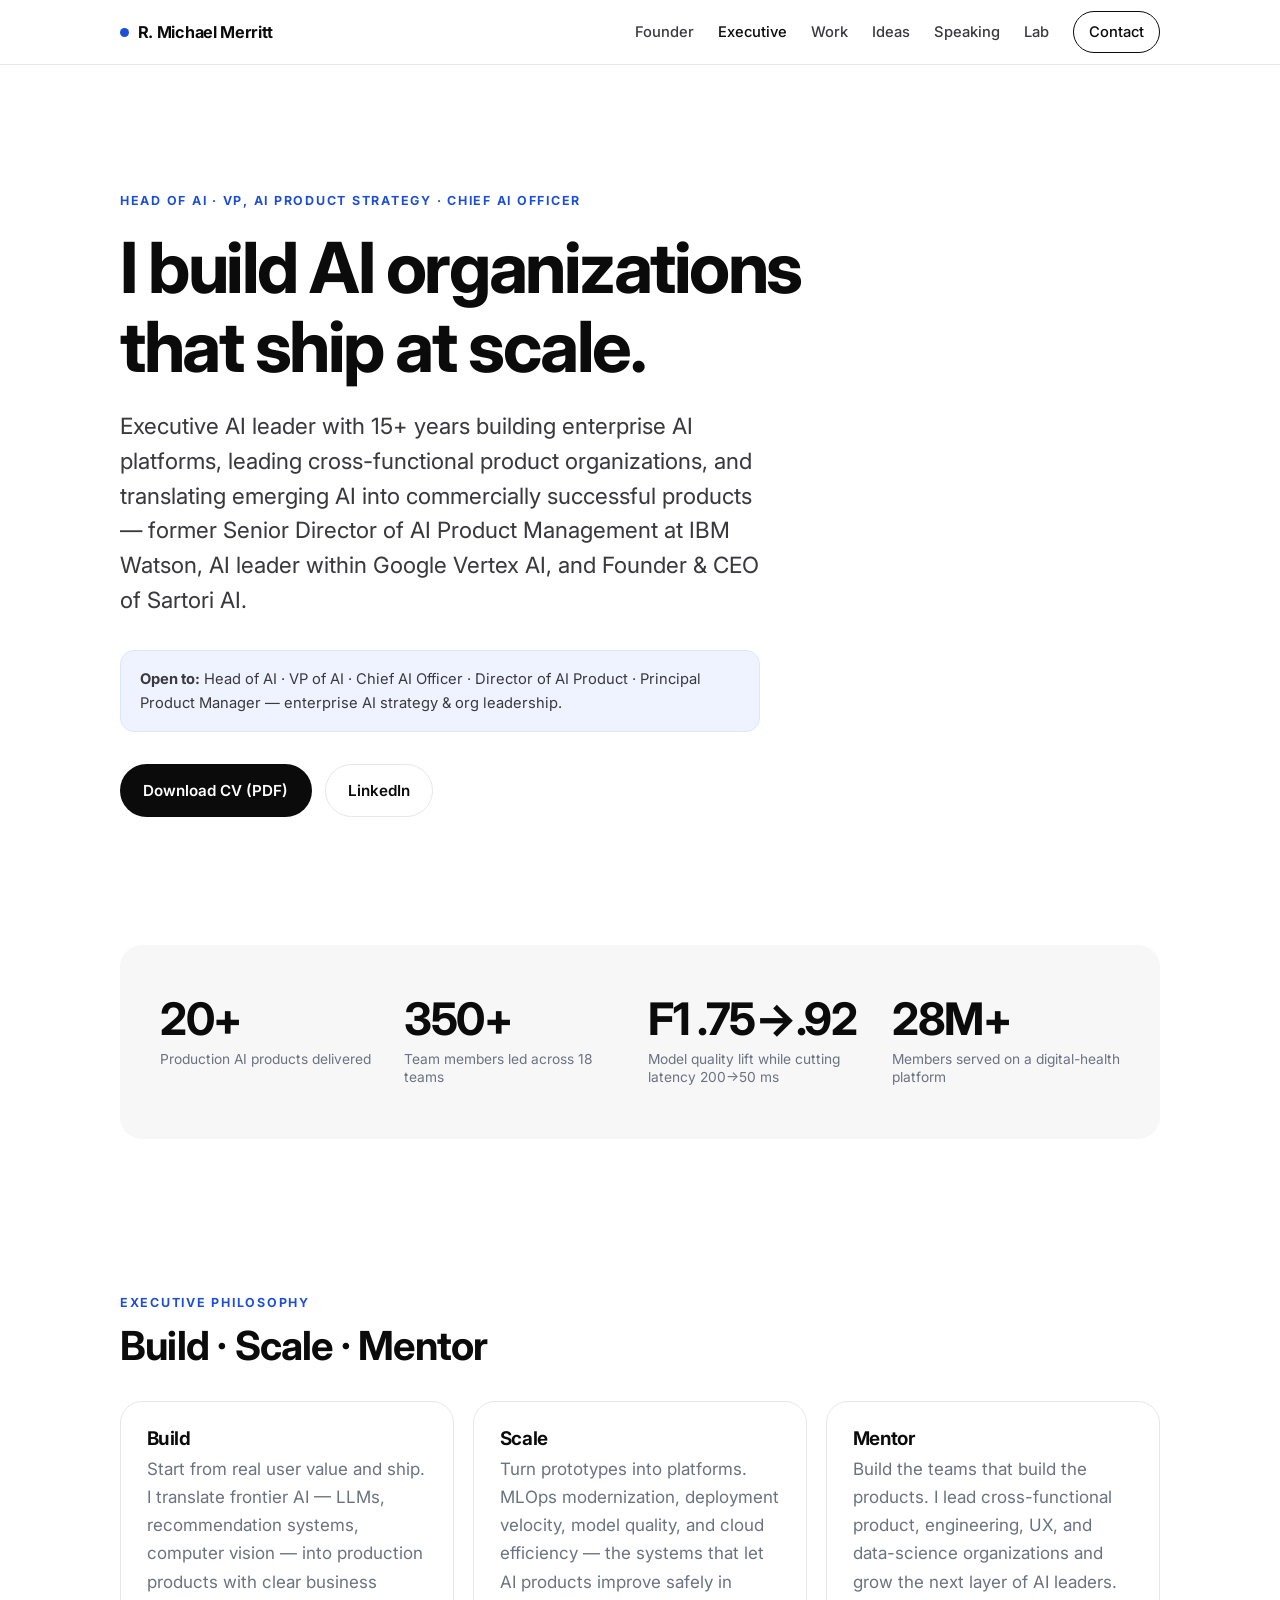
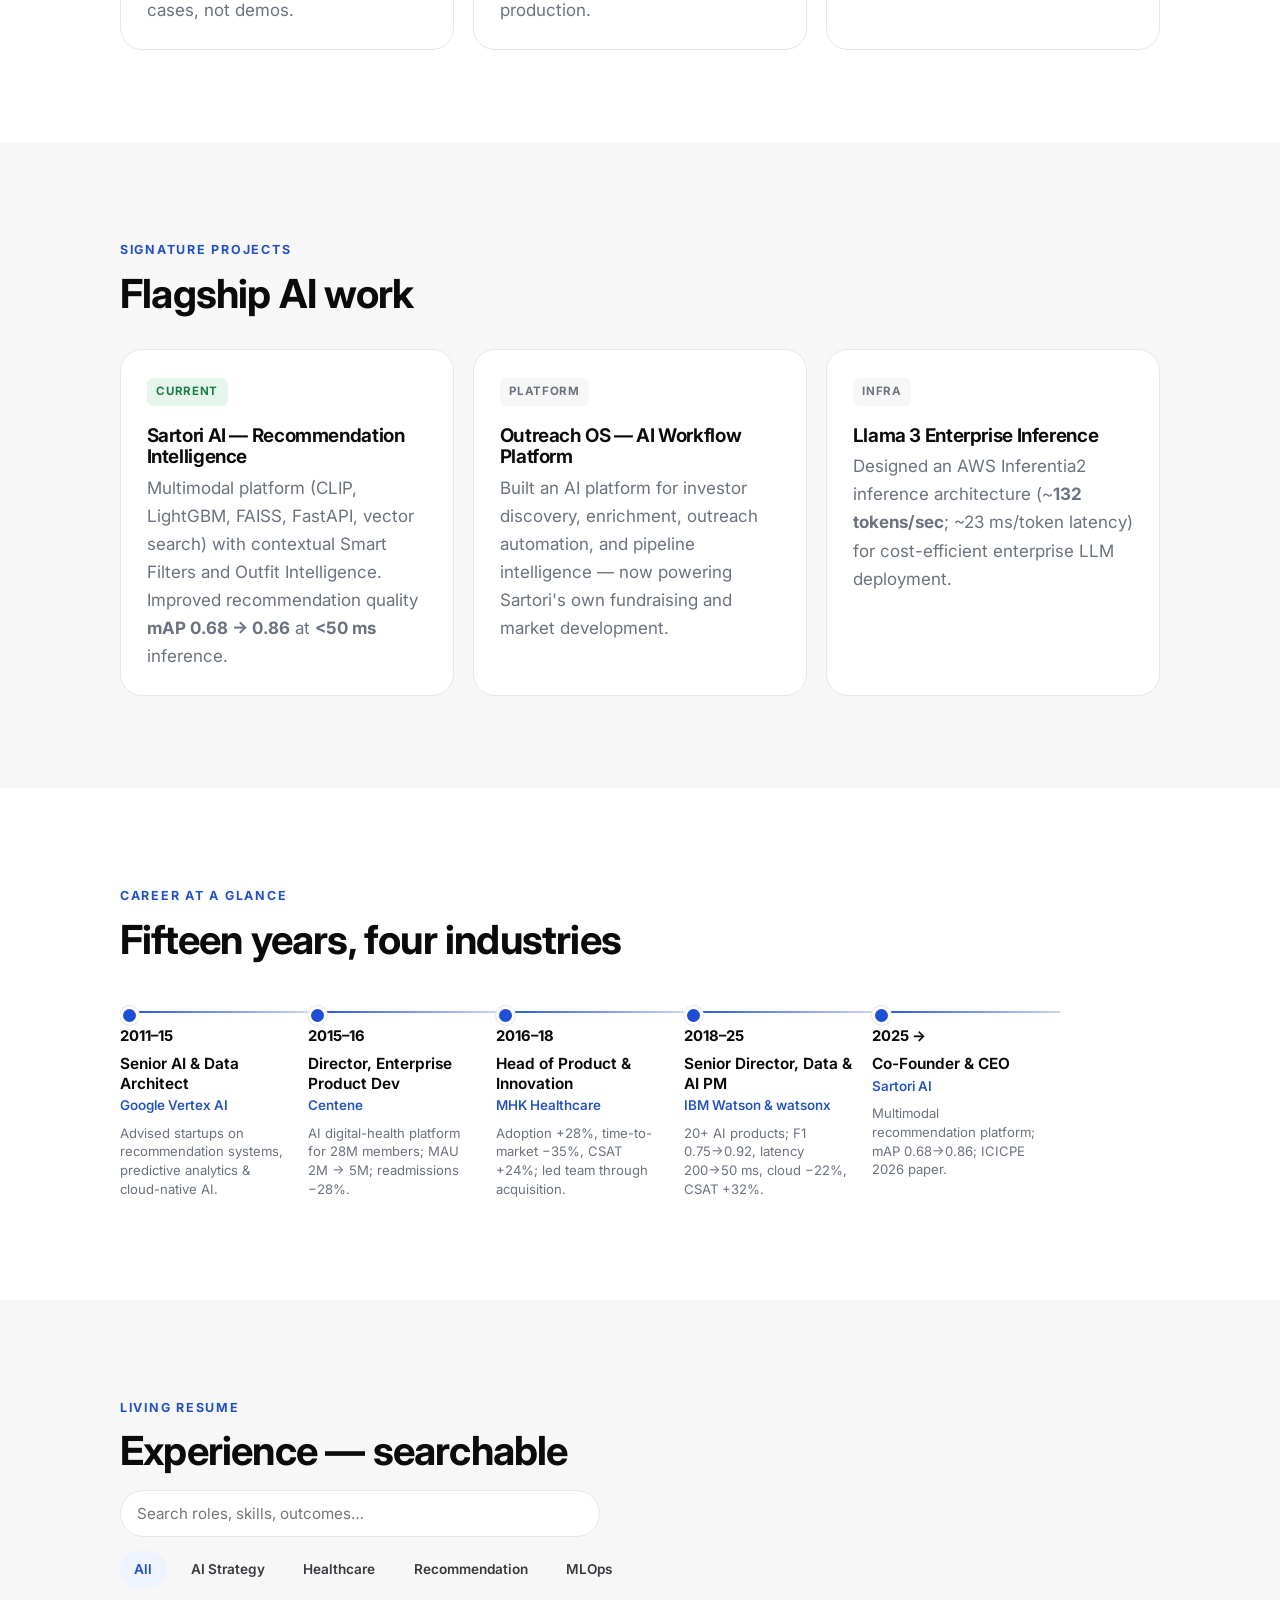
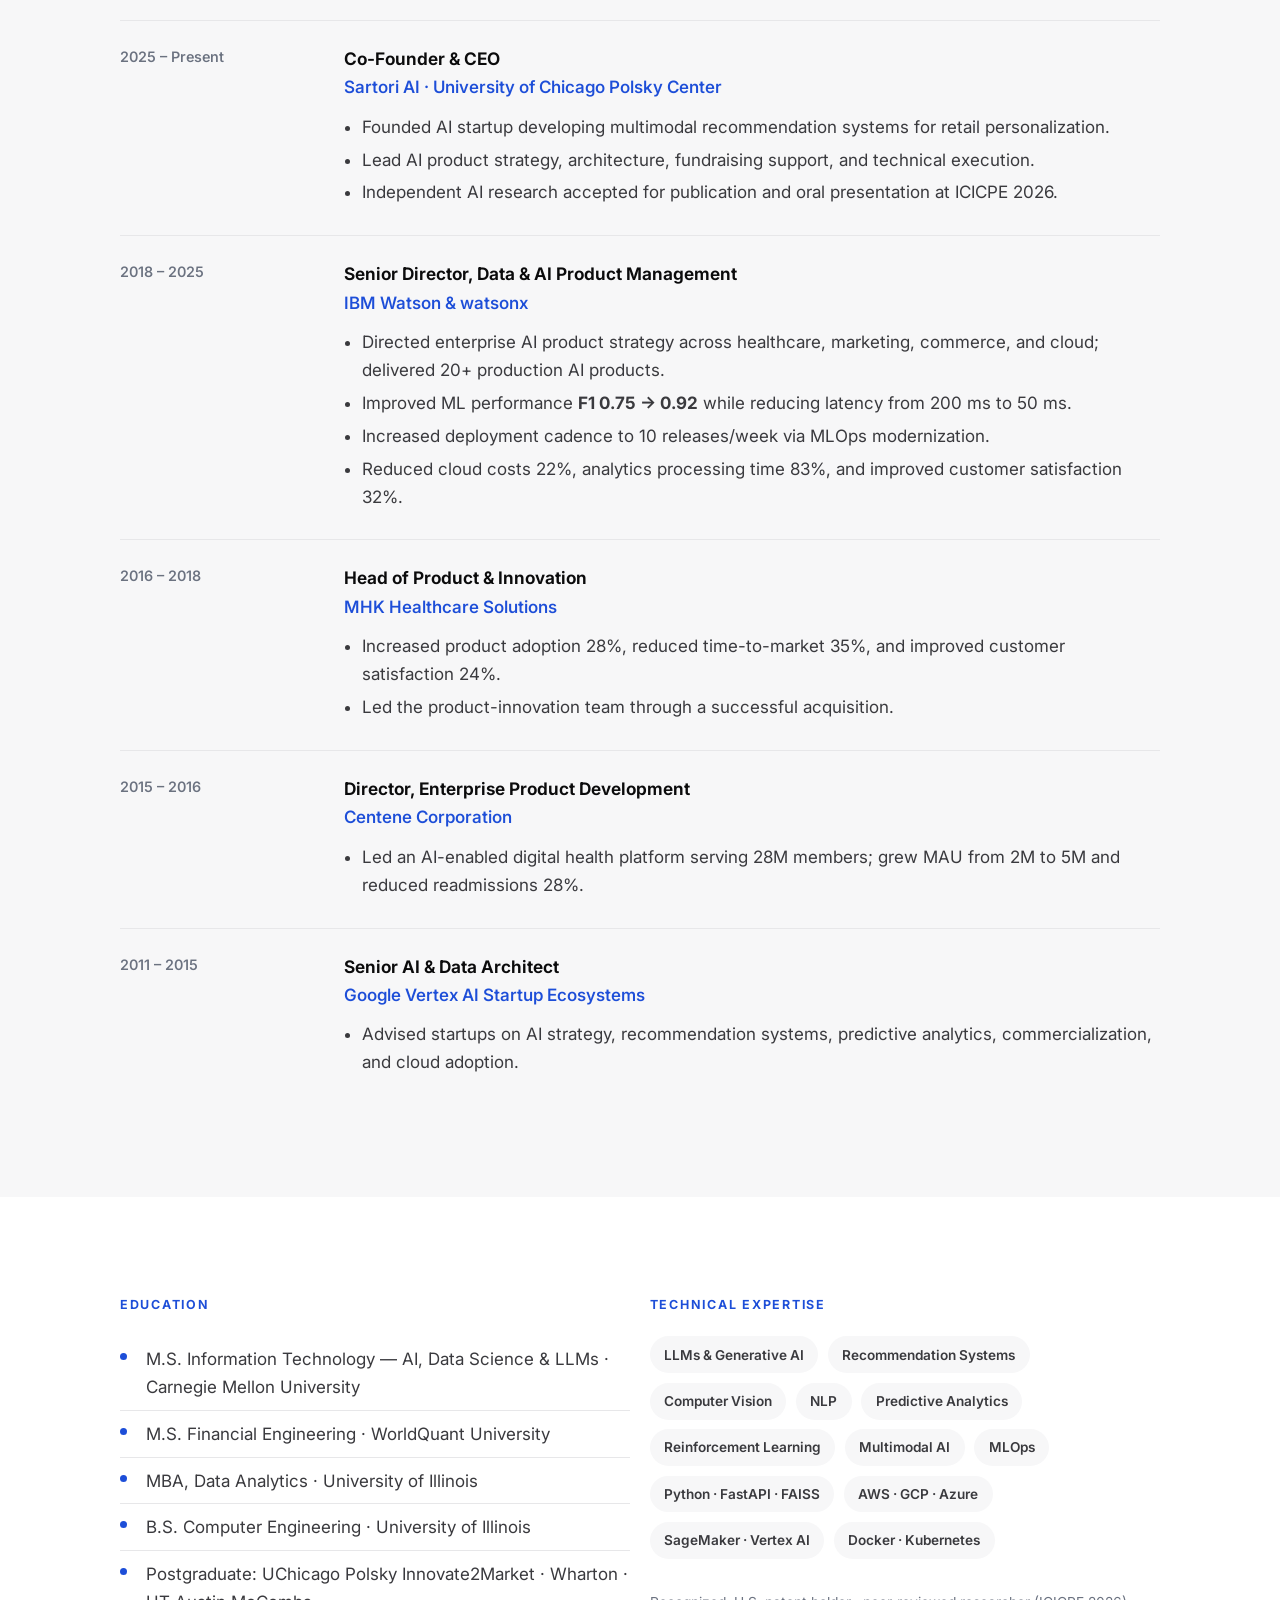
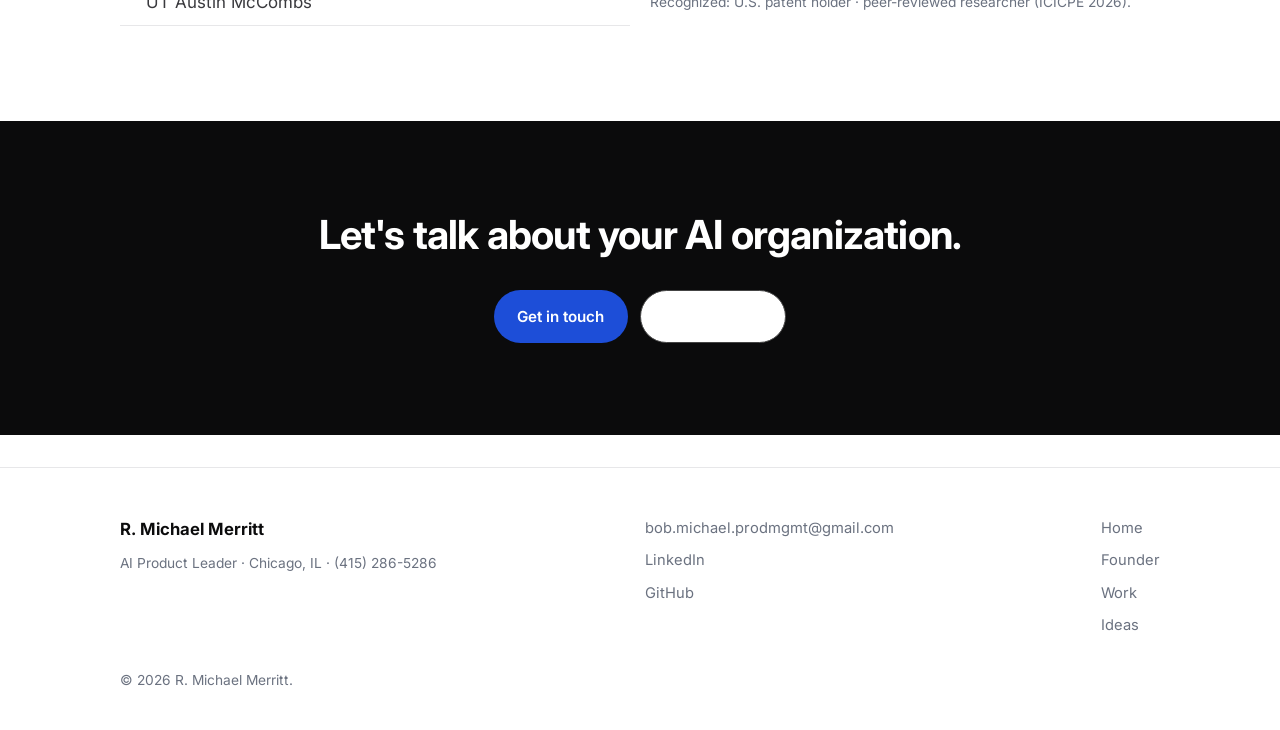
<file: executive.html>
<!DOCTYPE html>
<html lang="en">
<head>
<meta charset="UTF-8">
<meta name="viewport" content="width=device-width, initial-scale=1.0">
<title>Executive — AI Leadership | R. Michael Merritt</title>
<meta name="description" content="Executive AI leader — Head of AI / VP AI Product Strategy. 15+ years building enterprise AI platforms and leading cross-functional product organizations at IBM Watson and Google Vertex AI.">
<link rel="preconnect" href="https://fonts.googleapis.com"><link rel="preconnect" href="https://fonts.gstatic.com" crossorigin>
<link href="https://fonts.googleapis.com/css2?family=Inter:wght@400;500;600;700&display=swap" rel="stylesheet">
<link rel="stylesheet" href="style.css">
</head>
<body>

<nav class="nav">
  <div class="nav-inner">
    <a class="brand" href="index.html"><span class="dot"></span> R. Michael Merritt</a>
    <button class="nav-toggle" data-nav-toggle aria-label="Menu">☰</button>
    <div class="nav-links">
      <a href="founder.html">Founder</a>
      <a href="executive.html" class="active">Executive</a>
      <a href="work.html">Work</a>
      <a href="ideas.html">Ideas</a>
      <a href="speaking.html">Speaking</a>
      <a href="lab.html">Lab</a>
      <a class="nav-cta" href="mailto:bob.michael.prodmgmt@gmail.com">Contact</a>
    </div>
  </div>
</nav>

<header class="hero">
  <div class="wrap">
    <span class="eyebrow">Head of AI · VP, AI Product Strategy · Chief AI Officer</span>
    <h1 class="display">I build AI organizations<br>that ship at scale.</h1>
    <p class="lede">Executive AI leader with 15+ years building enterprise AI platforms, leading cross-functional product organizations, and translating emerging AI into commercially successful products — former Senior Director of AI Product Management at IBM Watson, AI leader within Google Vertex AI, and Founder &amp; CEO of Sartori AI.</p>
    <div class="note mt-3" style="max-width:640px"><strong>Open to:</strong> Head of AI · VP of AI · Chief AI Officer · Director of AI Product · Principal Product Manager — enterprise AI strategy &amp; org leadership.</div>
    <div class="btn-row mt-3">
      <a class="btn btn-primary" href="Executive_AI_Resume.pdf" download>Download CV (PDF)</a>
      <a class="btn btn-ghost" href="https://www.linkedin.com/in/robert-merritt-mba-cpm-0559ab2a7/">LinkedIn</a>
    </div>
  </div>
</header>

<!-- IMPACT METRICS -->
<section class="section-tight">
  <div class="wrap">
    <div class="metrics light"><div class="wrap"><div class="metric-grid">
      <div class="metric"><div class="num">20+</div><div class="lbl">Production AI products delivered</div></div>
      <div class="metric"><div class="num">350+</div><div class="lbl">Team members led across 18 teams</div></div>
      <div class="metric"><div class="num">F1 .75→.92</div><div class="lbl">Model quality lift while cutting latency 200→50 ms</div></div>
      <div class="metric"><div class="num">28M+</div><div class="lbl">Members served on a digital-health platform</div></div>
    </div></div></div>
  </div>
</section>

<!-- PHILOSOPHY -->
<section>
  <div class="wrap">
    <span class="eyebrow">Executive Philosophy</span>
    <h2 class="section-title mt-1">Build · Scale · Mentor</h2>
    <div class="grid cols-3 mt-3">
      <div class="card"><h3>Build</h3><p class="muted mb-0">Start from real user value and ship. I translate frontier AI — LLMs, recommendation systems, computer vision — into production products with clear business cases, not demos.</p></div>
      <div class="card"><h3>Scale</h3><p class="muted mb-0">Turn prototypes into platforms. MLOps modernization, deployment velocity, model quality, and cloud efficiency — the systems that let AI products improve safely in production.</p></div>
      <div class="card"><h3>Mentor</h3><p class="muted mb-0">Build the teams that build the products. I lead cross-functional product, engineering, UX, and data-science organizations and grow the next layer of AI leaders.</p></div>
    </div>
  </div>
</section>

<!-- SIGNATURE PROJECTS -->
<section class="soft">
  <div class="wrap">
    <span class="eyebrow">Signature Projects</span>
    <h2 class="section-title mt-1">Flagship AI work</h2>
    <div class="grid cols-3 mt-3">
      <div class="card">
        <span class="tag live">Current</span>
        <h3 class="mt-2">Sartori AI — Recommendation Intelligence</h3>
        <p class="muted mb-0">Multimodal platform (CLIP, LightGBM, FAISS, FastAPI, vector search) with contextual Smart Filters and Outfit Intelligence. Improved recommendation quality <strong>mAP 0.68 → 0.86</strong> at <strong>&lt;50 ms</strong> inference.</p>
      </div>
      <div class="card">
        <span class="tag">Platform</span>
        <h3 class="mt-2">Outreach OS — AI Workflow Platform</h3>
        <p class="muted mb-0">Built an AI platform for investor discovery, enrichment, outreach automation, and pipeline intelligence — now powering Sartori's own fundraising and market development.</p>
      </div>
      <div class="card">
        <span class="tag">Infra</span>
        <h3 class="mt-2">Llama 3 Enterprise Inference</h3>
        <p class="muted mb-0">Designed an AWS Inferentia2 inference architecture (~<strong>132 tokens/sec</strong>; ~23 ms/token latency) for cost-efficient enterprise LLM deployment.</p>
      </div>
    </div>
  </div>
</section>

<!-- CAREER TIMELINE -->
<section>
  <div class="wrap">
    <span class="eyebrow">Career at a glance</span>
    <h2 class="section-title mt-1">Fifteen years, four industries</h2>
    <div class="rtimeline">
      <div class="rtl"><div class="ry">2011–15</div><div class="rr">Senior AI &amp; Data Architect</div><div class="ro">Google Vertex AI</div><div class="rh">Advised startups on recommendation systems, predictive analytics &amp; cloud-native AI.</div></div>
      <div class="rtl"><div class="ry">2015–16</div><div class="rr">Director, Enterprise Product Dev</div><div class="ro">Centene</div><div class="rh">AI digital-health platform for 28M members; MAU 2M → 5M; readmissions −28%.</div></div>
      <div class="rtl"><div class="ry">2016–18</div><div class="rr">Head of Product &amp; Innovation</div><div class="ro">MHK Healthcare</div><div class="rh">Adoption +28%, time-to-market −35%, CSAT +24%; led team through acquisition.</div></div>
      <div class="rtl"><div class="ry">2018–25</div><div class="rr">Senior Director, Data &amp; AI PM</div><div class="ro">IBM Watson &amp; watsonx</div><div class="rh">20+ AI products; F1 0.75→0.92, latency 200→50 ms, cloud −22%, CSAT +32%.</div></div>
      <div class="rtl"><div class="ry">2025 →</div><div class="rr">Co-Founder &amp; CEO</div><div class="ro">Sartori AI</div><div class="rh">Multimodal recommendation platform; mAP 0.68→0.86; ICICPE 2026 paper.</div></div>
    </div>
  </div>
</section>

<!-- LIVING RESUME -->
<section class="soft">
  <div class="wrap">
    <span class="eyebrow">Living Resume</span>
    <h2 class="section-title mt-1">Experience — searchable</h2>
    <input data-resume-search placeholder="Search roles, skills, outcomes…" style="width:100%;max-width:480px;margin-top:1rem;padding:.8rem 1rem;border:1px solid var(--hair);border-radius:999px;font-family:inherit;font-size:.95rem">
    <div class="stat-chips" style="margin-top:.9rem">
      <span class="chip" data-resume-filter="">All</span>
      <span class="chip neutral" data-resume-filter="AI strategy">AI Strategy</span>
      <span class="chip neutral" data-resume-filter="healthcare">Healthcare</span>
      <span class="chip neutral" data-resume-filter="recommendation">Recommendation</span>
      <span class="chip neutral" data-resume-filter="MLOps">MLOps</span>
    </div>

    <div class="mt-3">
      <div class="exp" data-resume-row data-keywords="founder ceo sartori recommendation AI strategy startup">
        <div class="when">2025 – Present</div>
        <div><div class="role">Co-Founder &amp; CEO</div><div class="org">Sartori AI · University of Chicago Polsky Center</div>
          <ul><li>Founded AI startup developing multimodal recommendation systems for retail personalization.</li><li>Lead AI product strategy, architecture, fundraising support, and technical execution.</li><li>Independent AI research accepted for publication and oral presentation at ICICPE 2026.</li></ul>
        </div>
      </div>
      <div class="exp" data-resume-row data-keywords="ibm watson enterprise AI strategy NLP computer vision MLOps healthcare commerce">
        <div class="when">2018 – 2025</div>
        <div><div class="role">Senior Director, Data &amp; AI Product Management</div><div class="org">IBM Watson &amp; watsonx</div>
          <ul><li>Directed enterprise AI product strategy across healthcare, marketing, commerce, and cloud; delivered 20+ production AI products.</li><li>Improved ML performance <strong>F1 0.75 → 0.92</strong> while reducing latency from 200 ms to 50 ms.</li><li>Increased deployment cadence to 10 releases/week via MLOps modernization.</li><li>Reduced cloud costs 22%, analytics processing time 83%, and improved customer satisfaction 32%.</li></ul>
        </div>
      </div>
      <div class="exp" data-resume-row data-keywords="MHK healthcare product innovation adoption time to market">
        <div class="when">2016 – 2018</div>
        <div><div class="role">Head of Product &amp; Innovation</div><div class="org">MHK Healthcare Solutions</div>
          <ul><li>Increased product adoption 28%, reduced time-to-market 35%, and improved customer satisfaction 24%.</li><li>Led the product-innovation team through a successful acquisition.</li></ul>
        </div>
      </div>
      <div class="exp" data-resume-row data-keywords="centene healthcare digital health platform members readmissions">
        <div class="when">2015 – 2016</div>
        <div><div class="role">Director, Enterprise Product Development</div><div class="org">Centene Corporation</div>
          <ul><li>Led an AI-enabled digital health platform serving 28M members; grew MAU from 2M to 5M and reduced readmissions 28%.</li></ul>
        </div>
      </div>
      <div class="exp" data-resume-row data-keywords="google vertex AI architect recommendation predictive analytics cloud startups">
        <div class="when">2011 – 2015</div>
        <div><div class="role">Senior AI &amp; Data Architect</div><div class="org">Google Vertex AI Startup Ecosystems</div>
          <ul><li>Advised startups on AI strategy, recommendation systems, predictive analytics, commercialization, and cloud adoption.</li></ul>
        </div>
      </div>
    </div>
  </div>
</section>

<!-- CREDENTIALS -->
<section>
  <div class="wrap">
    <div class="grid cols-2">
      <div>
        <span class="eyebrow">Education</span>
        <ul class="flist mt-2">
          <li>M.S. Information Technology — AI, Data Science &amp; LLMs · Carnegie Mellon University</li>
          <li>M.S. Financial Engineering · WorldQuant University</li>
          <li>MBA, Data Analytics · University of Illinois</li>
          <li>B.S. Computer Engineering · University of Illinois</li>
          <li>Postgraduate: UChicago Polsky Innovate2Market · Wharton · UT Austin McCombs</li>
        </ul>
      </div>
      <div>
        <span class="eyebrow">Technical Expertise</span>
        <div class="stat-chips mt-2">
          <span class="chip neutral">LLMs &amp; Generative AI</span><span class="chip neutral">Recommendation Systems</span>
          <span class="chip neutral">Computer Vision</span><span class="chip neutral">NLP</span><span class="chip neutral">Predictive Analytics</span>
          <span class="chip neutral">Reinforcement Learning</span><span class="chip neutral">Multimodal AI</span><span class="chip neutral">MLOps</span>
          <span class="chip neutral">Python · FastAPI · FAISS</span><span class="chip neutral">AWS · GCP · Azure</span><span class="chip neutral">SageMaker · Vertex AI</span><span class="chip neutral">Docker · Kubernetes</span>
        </div>
        <p class="muted small mt-3">Recognized: U.S. patent holder · peer-reviewed researcher (ICICPE 2026).</p>
      </div>
    </div>
  </div>
</section>

<section class="ink-section">
  <div class="wrap narrow center">
    <h2 class="section-title">Let's talk about your AI organization.</h2>
    <div class="btn-row mt-3" style="justify-content:center">
      <a class="btn btn-accent" href="mailto:bob.michael.prodmgmt@gmail.com">Get in touch</a>
      <a class="btn btn-ghost" style="border-color:#444;color:#fff" href="Executive_AI_Resume.pdf" download>Download CV</a>
    </div>
  </div>
</section>

<footer class="footer">
  <div class="wrap">
    <div class="cols">
      <div class="fcol"><span class="big">R. Michael Merritt</span><span class="muted small">AI Product Leader · Chicago, IL · (415) 286-5286</span></div>
      <div class="fcol"><a href="mailto:bob.michael.prodmgmt@gmail.com">bob.michael.prodmgmt@gmail.com</a><a href="https://www.linkedin.com/in/robert-merritt-mba-cpm-0559ab2a7/">LinkedIn</a><a href="https://github.com/bob-michael-prodmgmt">GitHub</a></div>
      <div class="fcol"><a href="index.html">Home</a><a href="founder.html">Founder</a><a href="work.html">Work</a><a href="ideas.html">Ideas</a></div>
    </div>
    <p class="muted small mt-3 mb-0">© 2026 R. Michael Merritt.</p>
  </div>
</footer>
<script src="main.js"></script>
</body>
</html>
</file>
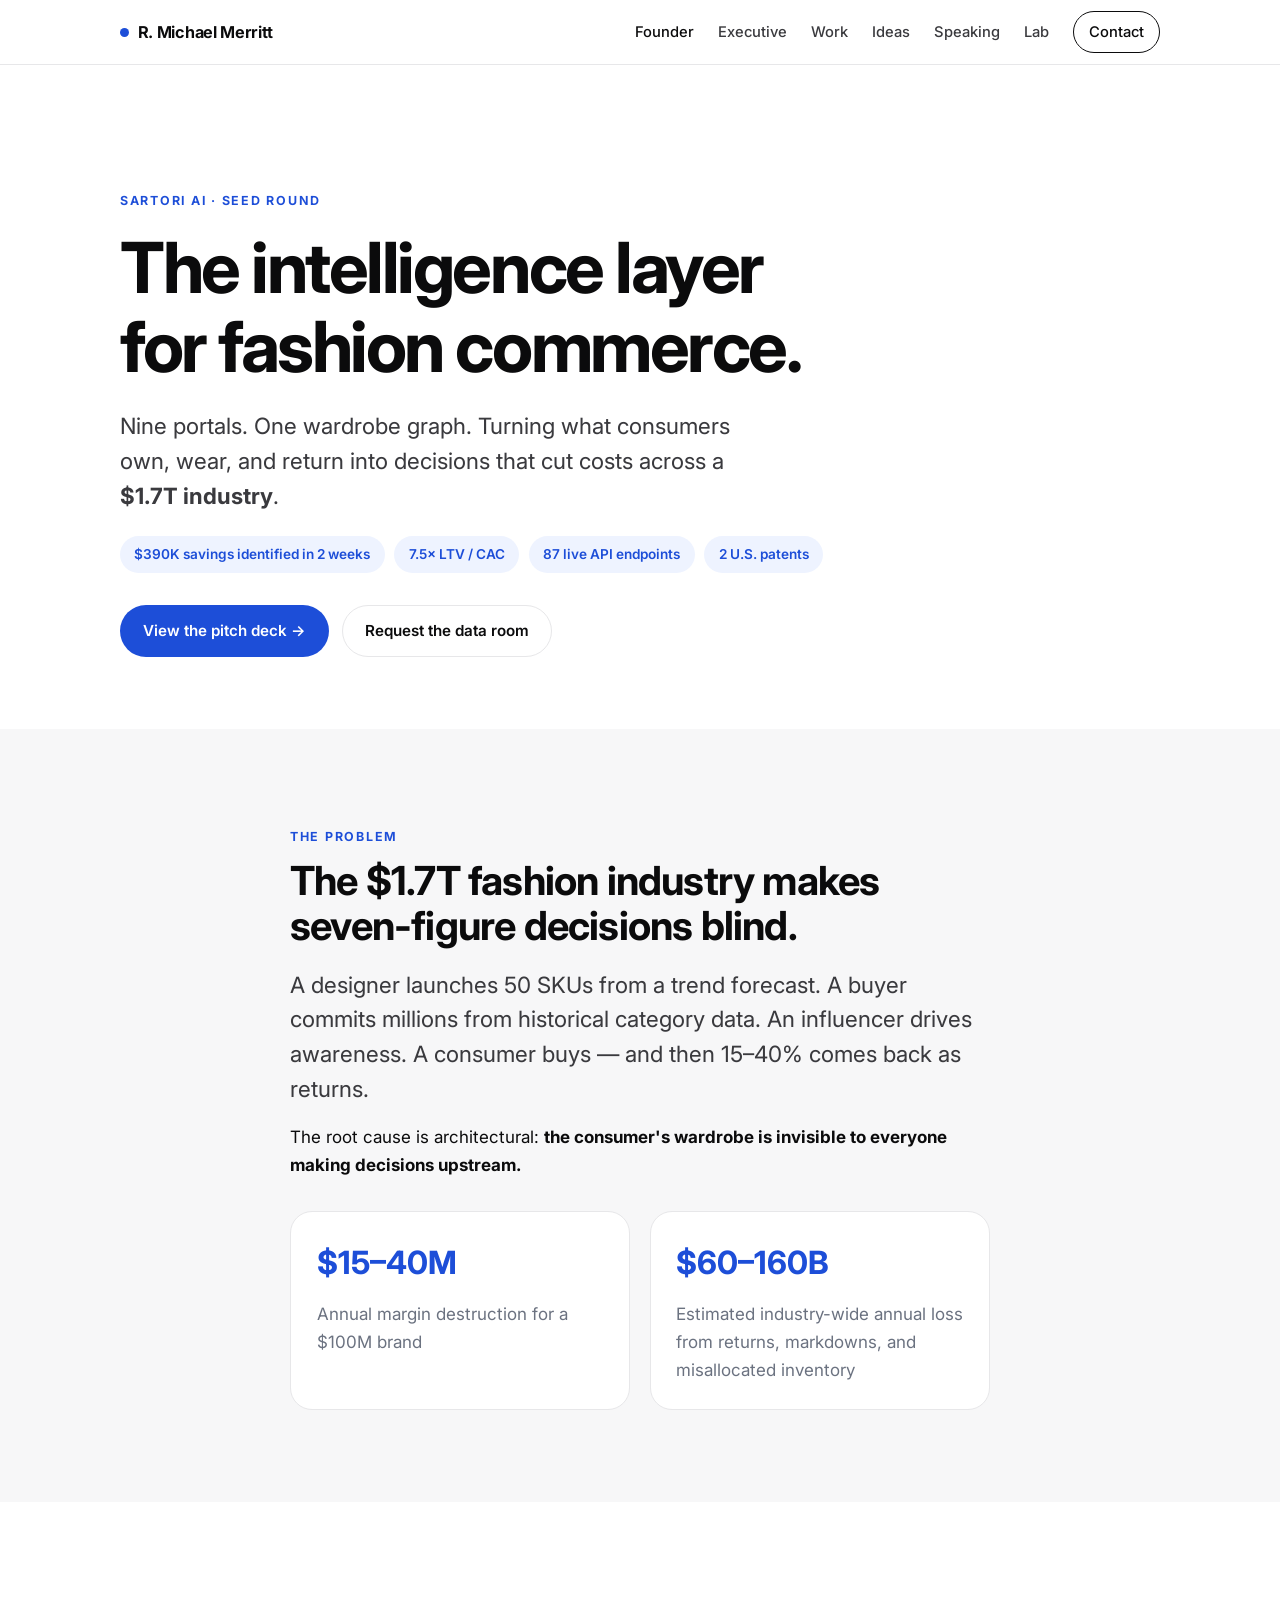
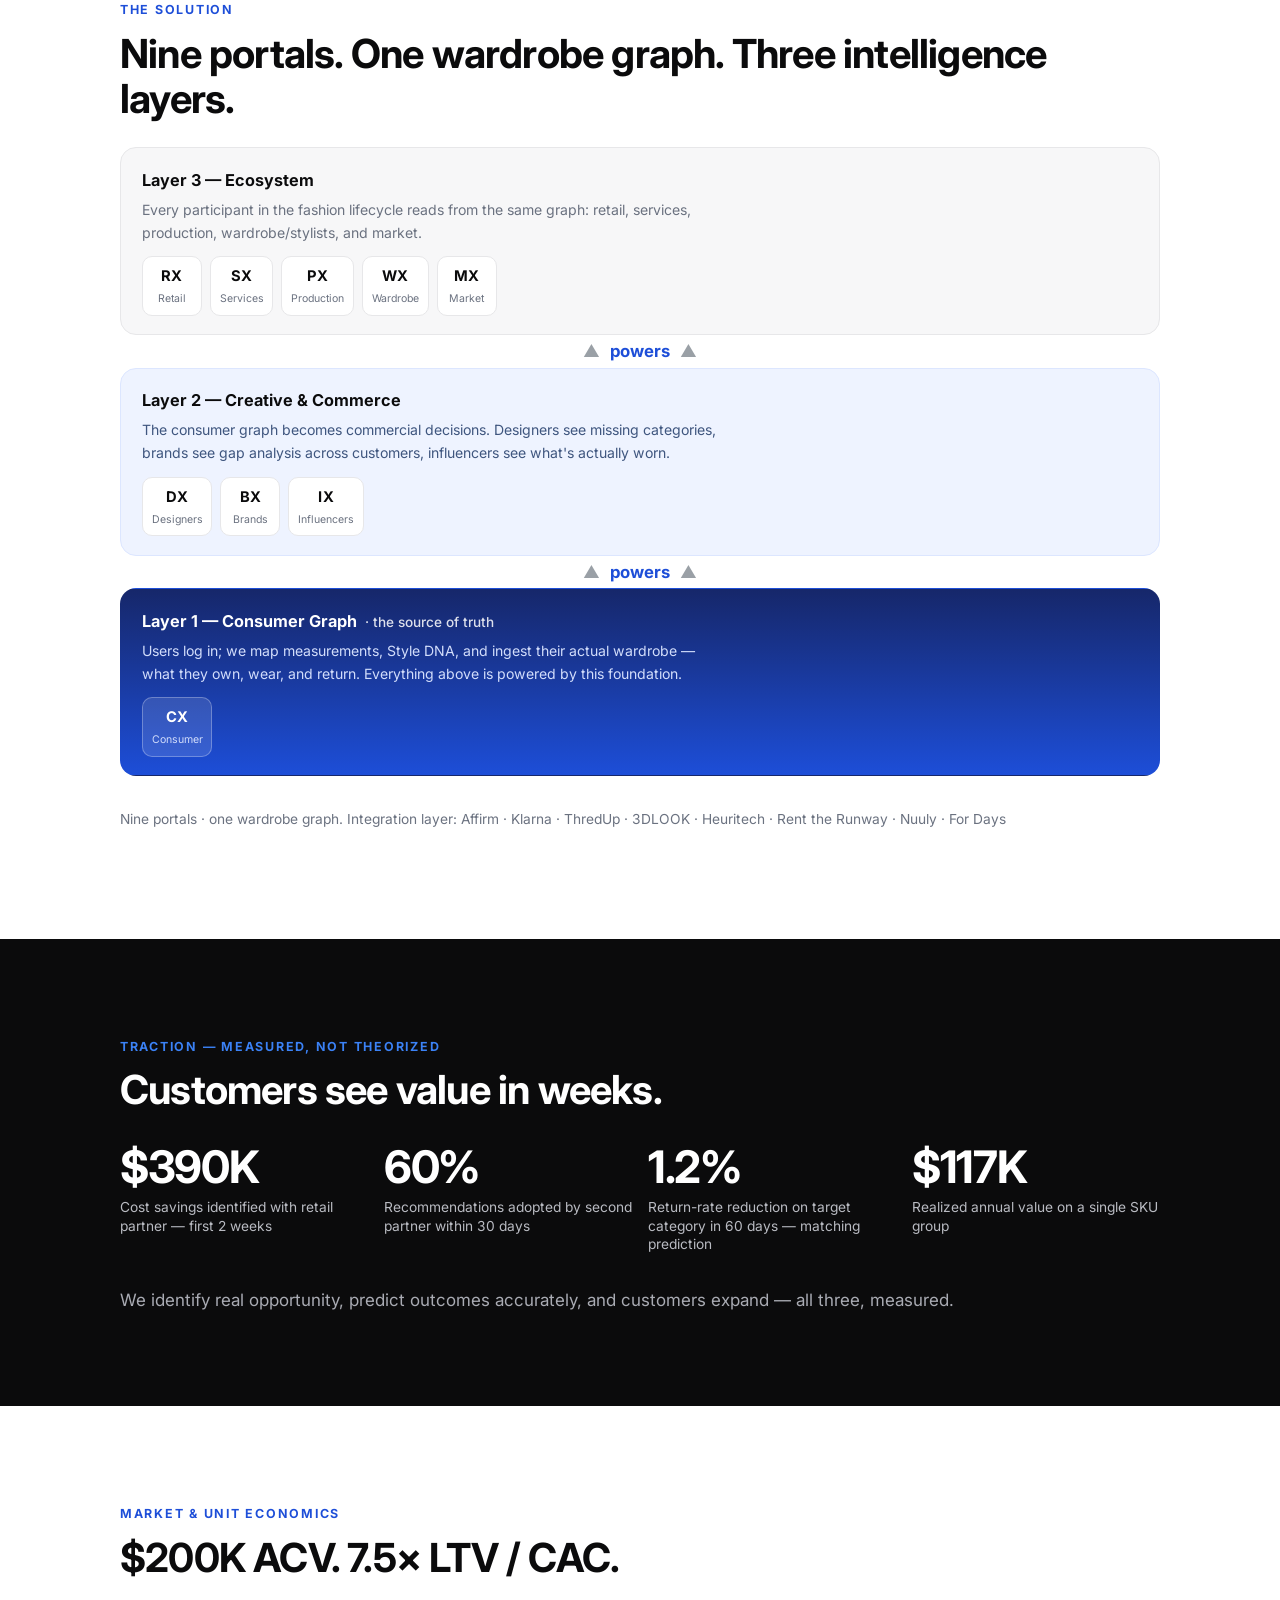
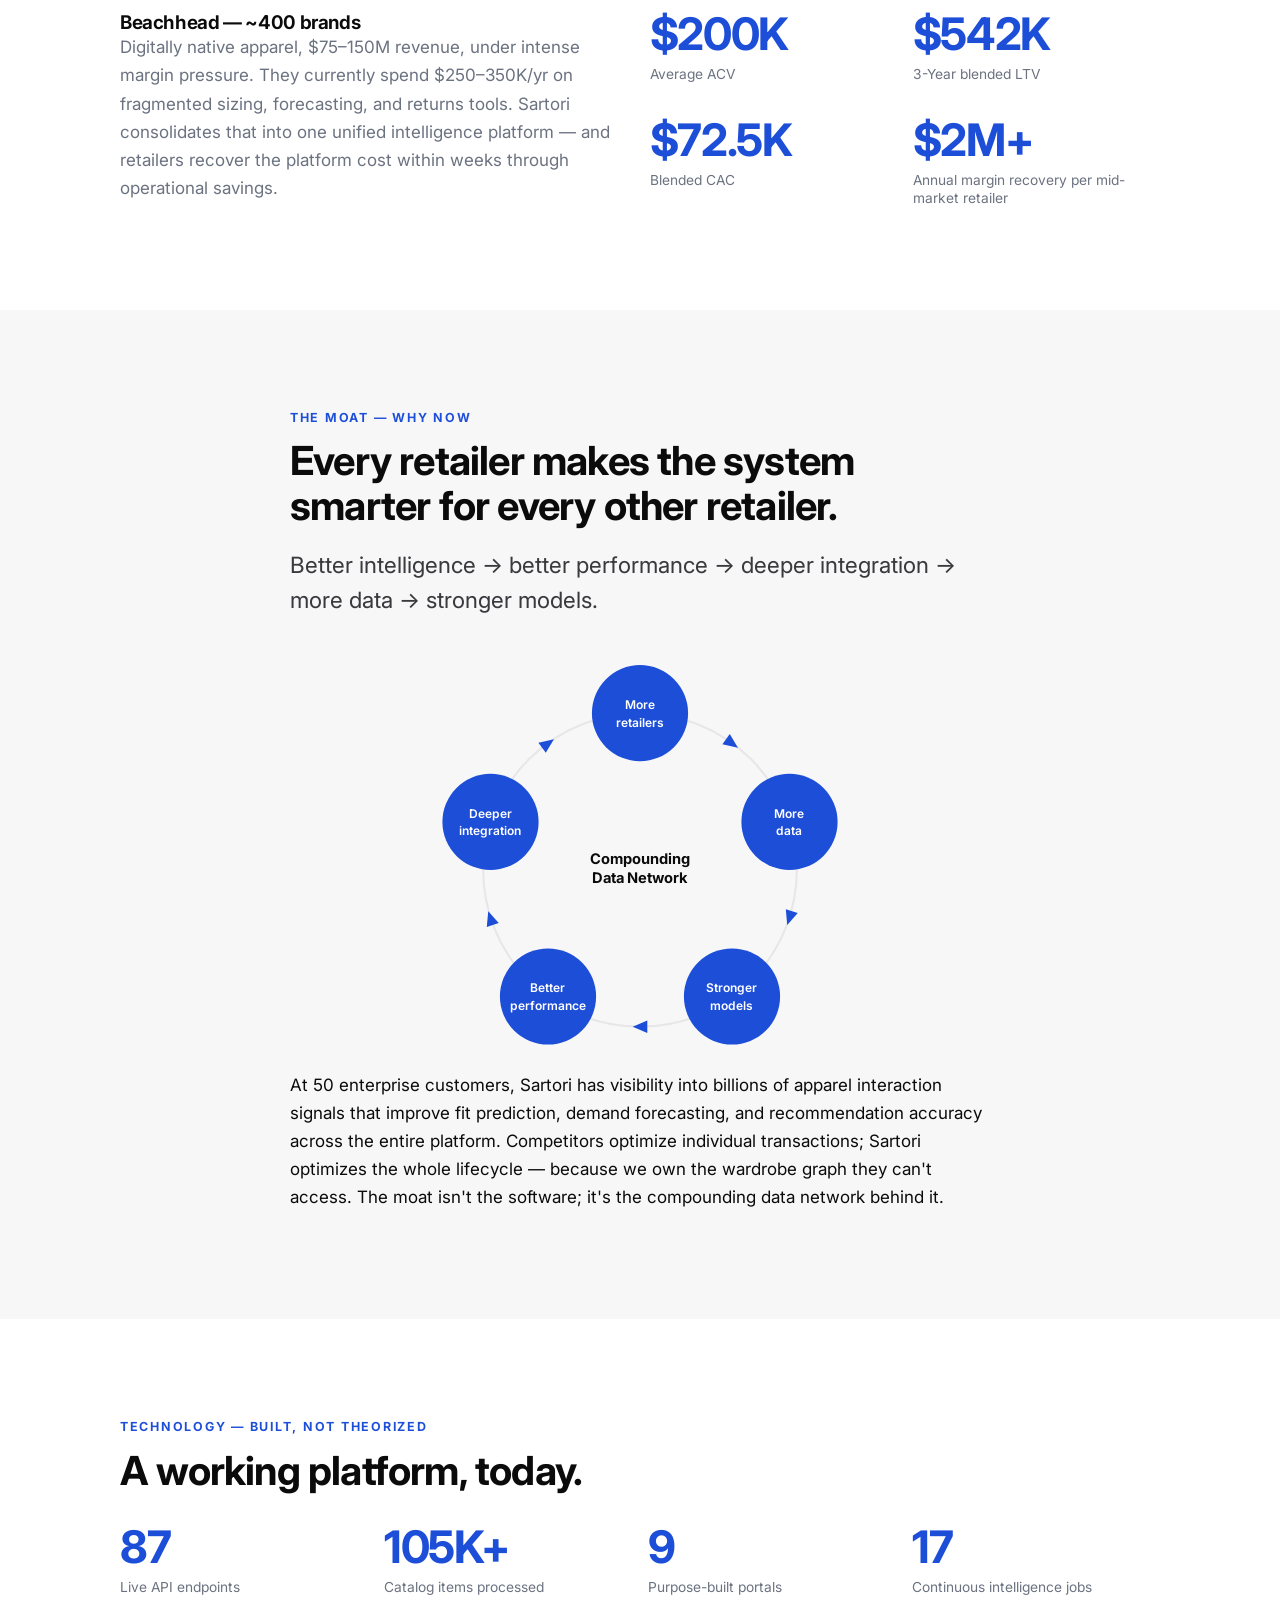
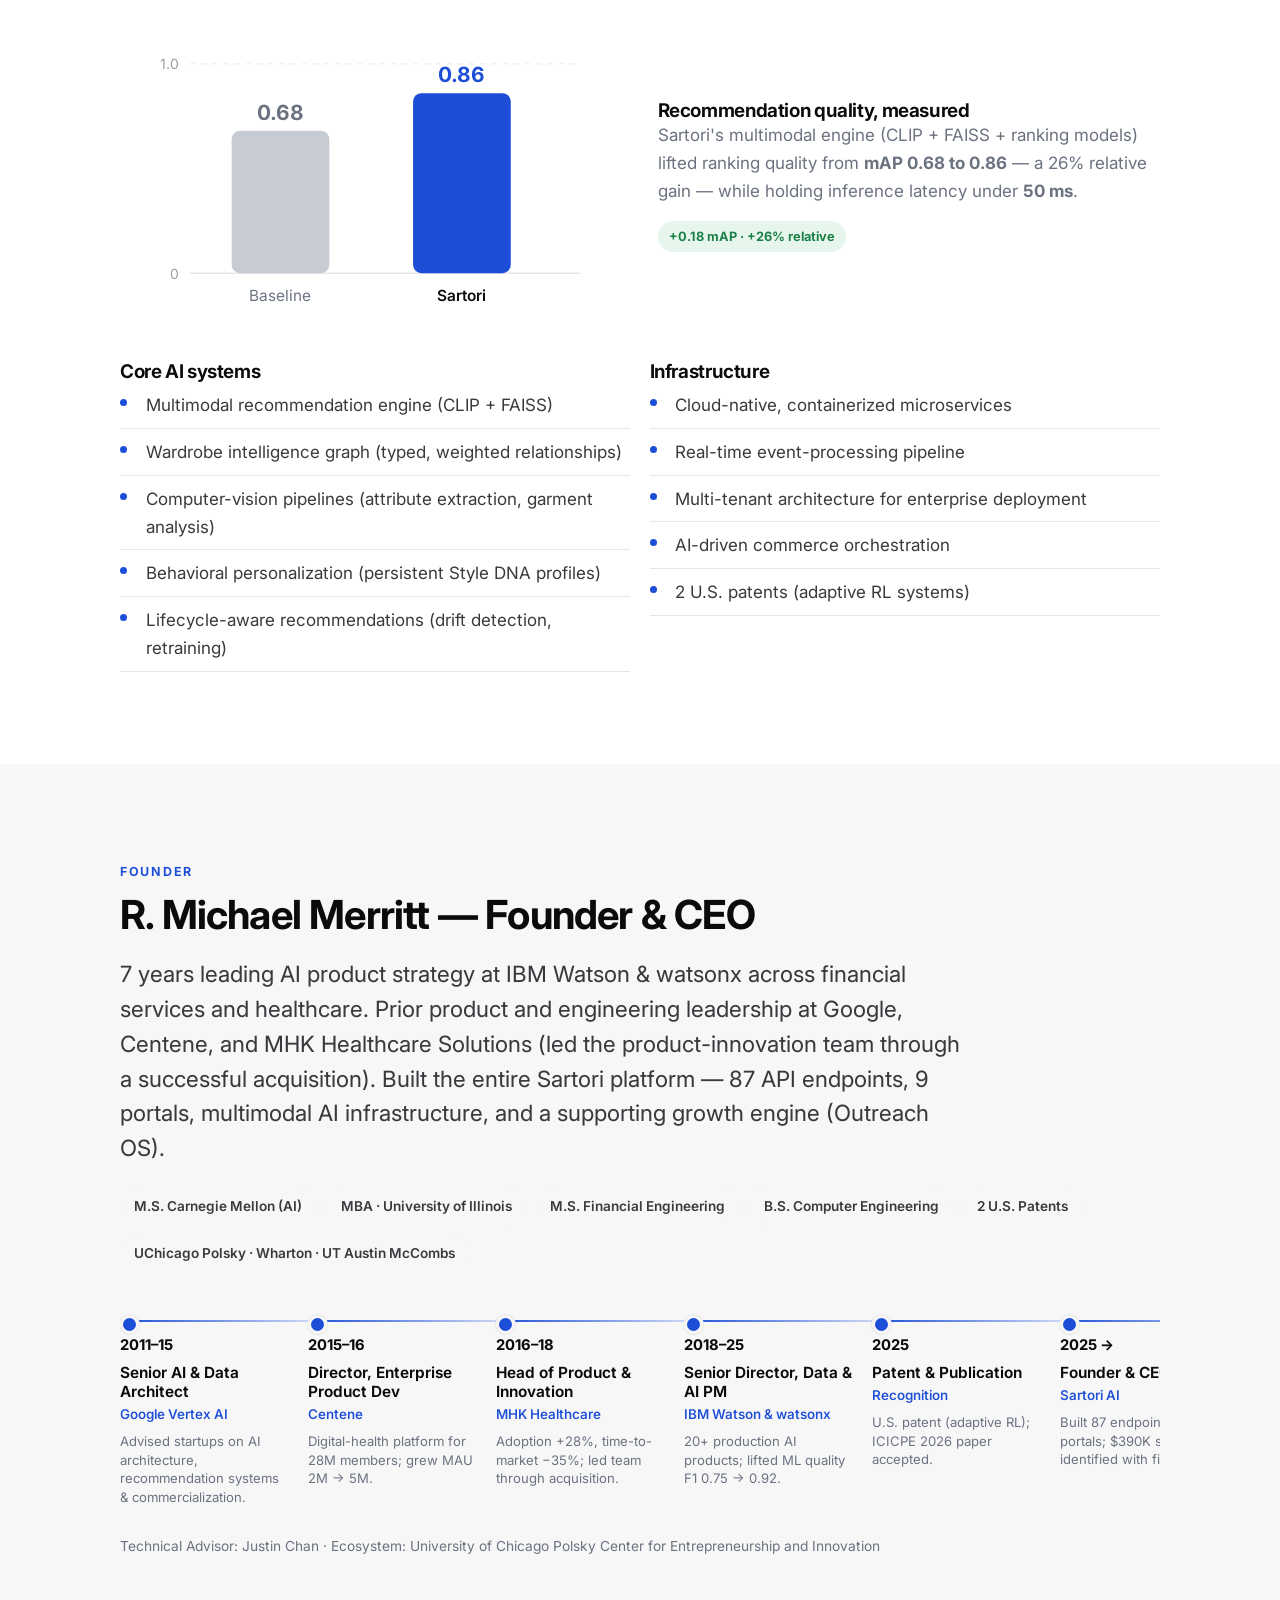
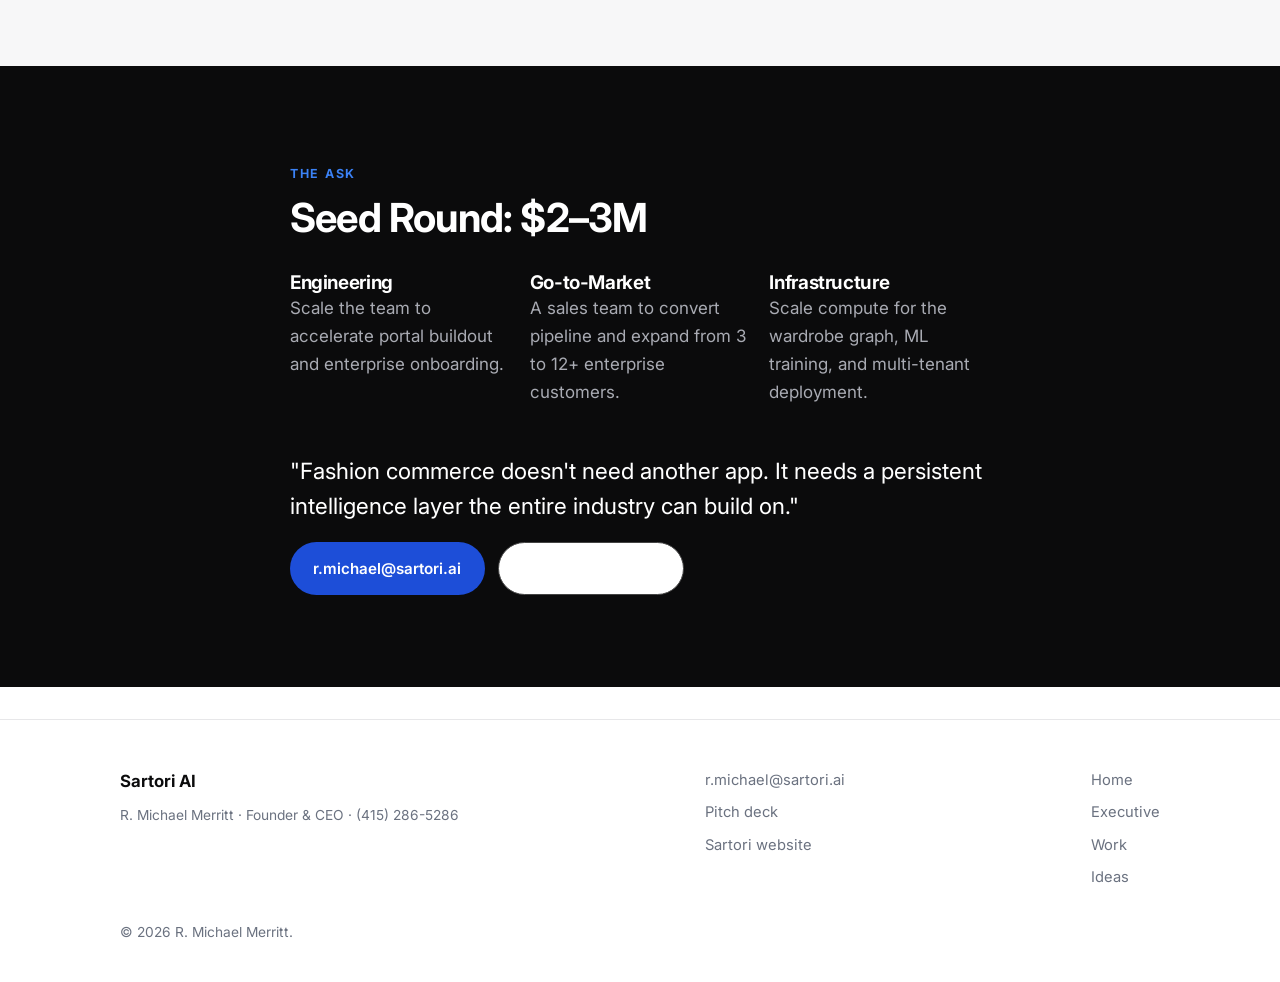
<file: founder.html>
<!DOCTYPE html>
<html lang="en">
<head>
<meta charset="UTF-8">
<meta name="viewport" content="width=device-width, initial-scale=1.0">
<title>Founder — Sartori AI | R. Michael Merritt</title>
<meta name="description" content="Sartori AI: the intelligence layer for fashion commerce. Nine portals, one wardrobe graph — turning what consumers own, wear, and return into decisions across a $1.7T industry. Seed round.">
<link rel="preconnect" href="https://fonts.googleapis.com"><link rel="preconnect" href="https://fonts.gstatic.com" crossorigin>
<link href="https://fonts.googleapis.com/css2?family=Inter:wght@400;500;600;700&display=swap" rel="stylesheet">
<link rel="stylesheet" href="style.css">
</head>
<body>

<nav class="nav">
  <div class="nav-inner">
    <a class="brand" href="index.html"><span class="dot"></span> R. Michael Merritt</a>
    <button class="nav-toggle" data-nav-toggle aria-label="Menu">☰</button>
    <div class="nav-links">
      <a href="founder.html" class="active">Founder</a>
      <a href="executive.html">Executive</a>
      <a href="work.html">Work</a>
      <a href="ideas.html">Ideas</a>
      <a href="speaking.html">Speaking</a>
      <a href="lab.html">Lab</a>
      <a class="nav-cta" href="mailto:r.michael@sartori.ai">Contact</a>
    </div>
  </div>
</nav>

<!-- HERO -->
<header class="hero">
  <div class="wrap">
    <span class="eyebrow">Sartori AI · Seed Round</span>
    <h1 class="display">The intelligence layer<br>for fashion commerce.</h1>
    <p class="lede">Nine portals. One wardrobe graph. Turning what consumers own, wear, and return into decisions that cut costs across a <strong>$1.7T industry</strong>.</p>
    <div class="stat-chips">
      <span class="chip">$390K savings identified in 2 weeks</span>
      <span class="chip">7.5× LTV / CAC</span>
      <span class="chip">87 live API endpoints</span>
      <span class="chip">2 U.S. patents</span>
    </div>
    <div class="btn-row">
      <a class="btn btn-accent" href="https://bob-michael-prodmgmt.github.io/Sartori-pitchdeck-v.5/pitch-deck.html">View the pitch deck →</a>
      <a class="btn btn-ghost" href="mailto:r.michael@sartori.ai">Request the data room</a>
    </div>
  </div>
</header>

<!-- PROBLEM -->
<section class="soft">
  <div class="wrap narrow">
    <span class="eyebrow">The Problem</span>
    <h2 class="section-title mt-1">The $1.7T fashion industry makes seven-figure decisions blind.</h2>
    <p class="lede mt-2">A designer launches 50 SKUs from a trend forecast. A buyer commits millions from historical category data. An influencer drives awareness. A consumer buys — and then 15–40% comes back as returns.</p>
    <p>The root cause is architectural: <strong>the consumer's wardrobe is invisible to everyone making decisions upstream.</strong></p>
    <div class="grid cols-2 mt-3">
      <div class="card"><div class="num" style="font-size:2rem;font-weight:720;color:var(--accent)">$15–40M</div><p class="muted mb-0 mt-1">Annual margin destruction for a $100M brand</p></div>
      <div class="card"><div class="num" style="font-size:2rem;font-weight:720;color:var(--accent)">$60–160B</div><p class="muted mb-0 mt-1">Estimated industry-wide annual loss from returns, markdowns, and misallocated inventory</p></div>
    </div>
  </div>
</section>

<!-- SOLUTION -->
<section>
  <div class="wrap">
    <span class="eyebrow">The Solution</span>
    <h2 class="section-title mt-1">Nine portals. One wardrobe graph. Three intelligence layers.</h2>
    <div class="layers">
      <div class="layer l3">
        <div class="lname">Layer 3 — Ecosystem</div>
        <p class="ldesc">Every participant in the fashion lifecycle reads from the same graph: retail, services, production, wardrobe/stylists, and market.</p>
        <div class="ports">
          <div class="port"><b>RX</b><span>Retail</span></div>
          <div class="port"><b>SX</b><span>Services</span></div>
          <div class="port"><b>PX</b><span>Production</span></div>
          <div class="port"><b>WX</b><span>Wardrobe</span></div>
          <div class="port"><b>MX</b><span>Market</span></div>
        </div>
      </div>
      <div class="layer-flow">▲ &nbsp;<b>powers</b>&nbsp; ▲</div>
      <div class="layer l2">
        <div class="lname">Layer 2 — Creative &amp; Commerce</div>
        <p class="ldesc">The consumer graph becomes commercial decisions. Designers see missing categories, brands see gap analysis across customers, influencers see what's actually worn.</p>
        <div class="ports">
          <div class="port"><b>DX</b><span>Designers</span></div>
          <div class="port"><b>BX</b><span>Brands</span></div>
          <div class="port"><b>IX</b><span>Influencers</span></div>
        </div>
      </div>
      <div class="layer-flow">▲ &nbsp;<b>powers</b>&nbsp; ▲</div>
      <div class="layer l1">
        <div class="lname">Layer 1 — Consumer Graph &nbsp;<span style="font-weight:500;opacity:.85;font-size:.85rem">· the source of truth</span></div>
        <p class="ldesc">Users log in; we map measurements, Style DNA, and ingest their actual wardrobe — what they own, wear, and return. Everything above is powered by this foundation.</p>
        <div class="ports">
          <div class="port"><b>CX</b><span>Consumer</span></div>
        </div>
      </div>
    </div>
    <p class="muted small mt-3">Nine portals · one wardrobe graph. Integration layer: Affirm · Klarna · ThredUp · 3DLOOK · Heuritech · Rent the Runway · Nuuly · For Days</p>
  </div>
</section>

<!-- TRACTION -->
<section class="ink-section">
  <div class="wrap">
    <span class="eyebrow" style="color:var(--accent-2)">Traction — measured, not theorized</span>
    <h2 class="section-title mt-1">Customers see value in weeks.</h2>
    <div class="metric-grid mt-3">
      <div class="metric"><div class="num">$390K</div><div class="lbl">Cost savings identified with retail partner — first 2 weeks</div></div>
      <div class="metric"><div class="num">60%</div><div class="lbl">Recommendations adopted by second partner within 30 days</div></div>
      <div class="metric"><div class="num">1.2%</div><div class="lbl">Return-rate reduction on target category in 60 days — matching prediction</div></div>
      <div class="metric"><div class="num">$117K</div><div class="lbl">Realized annual value on a single SKU group</div></div>
    </div>
    <p class="muted mt-3 mb-0">We identify real opportunity, predict outcomes accurately, and customers expand — all three, measured.</p>
  </div>
</section>

<!-- MARKET -->
<section>
  <div class="wrap">
    <span class="eyebrow">Market &amp; Unit Economics</span>
    <h2 class="section-title mt-1">$200K ACV. 7.5× LTV / CAC.</h2>
    <div class="grid cols-2 mt-3">
      <div>
        <h3>Beachhead — ~400 brands</h3>
        <p class="muted">Digitally native apparel, $75–150M revenue, under intense margin pressure. They currently spend $250–350K/yr on fragmented sizing, forecasting, and returns tools. Sartori consolidates that into one unified intelligence platform — and retailers recover the platform cost within weeks through operational savings.</p>
      </div>
      <div class="metric-grid" style="grid-template-columns:1fr 1fr">
        <div class="metric"><div class="num" style="color:var(--accent)">$200K</div><div class="lbl" style="color:var(--muted)">Average ACV</div></div>
        <div class="metric"><div class="num" style="color:var(--accent)">$542K</div><div class="lbl" style="color:var(--muted)">3-Year blended LTV</div></div>
        <div class="metric"><div class="num" style="color:var(--accent)">$72.5K</div><div class="lbl" style="color:var(--muted)">Blended CAC</div></div>
        <div class="metric"><div class="num" style="color:var(--accent)">$2M+</div><div class="lbl" style="color:var(--muted)">Annual margin recovery per mid-market retailer</div></div>
      </div>
    </div>
  </div>
</section>

<!-- WHY NOW / MOAT -->
<section class="soft">
  <div class="wrap narrow">
    <span class="eyebrow">The Moat — why now</span>
    <h2 class="section-title mt-1">Every retailer makes the system smarter for every other retailer.</h2>
    <p class="lede mt-2">Better intelligence → better performance → deeper integration → more data → stronger models.</p>
    <div class="viz-center">
      <svg class="svg-viz" viewBox="0 0 440 412" role="img" aria-label="Data-network flywheel: more retailers, more data, stronger models, better performance, deeper integration, looping back.">
        <circle cx="220" cy="220" r="150" fill="none" stroke="#E7E7E9" stroke-width="2"/>
        <g fill="#1D4ED8">
          <path d="M-7 -6 L7 0 L-7 6 Z" transform="translate(308,99) rotate(36)"/>
          <path d="M-7 -6 L7 0 L-7 6 Z" transform="translate(363,266) rotate(108)"/>
          <path d="M-7 -6 L7 0 L-7 6 Z" transform="translate(220,370) rotate(180)"/>
          <path d="M-7 -6 L7 0 L-7 6 Z" transform="translate(77,266) rotate(252)"/>
          <path d="M-7 -6 L7 0 L-7 6 Z" transform="translate(132,99) rotate(324)"/>
        </g>
        <g font-family="Inter, sans-serif" font-size="11.5" font-weight="600" text-anchor="middle">
          <circle cx="220" cy="70" r="46" fill="#1D4ED8"/>
          <text x="220" y="66" fill="#fff">More</text><text x="220" y="83" fill="#fff">retailers</text>
          <circle cx="363" cy="174" r="46" fill="#1D4ED8"/>
          <text x="363" y="170" fill="#fff">More</text><text x="363" y="187" fill="#fff">data</text>
          <circle cx="308" cy="341" r="46" fill="#1D4ED8"/>
          <text x="308" y="337" fill="#fff">Stronger</text><text x="308" y="354" fill="#fff">models</text>
          <circle cx="132" cy="341" r="46" fill="#1D4ED8"/>
          <text x="132" y="337" fill="#fff">Better</text><text x="132" y="354" fill="#fff">performance</text>
          <circle cx="77" cy="174" r="46" fill="#1D4ED8"/>
          <text x="77" y="170" fill="#fff">Deeper</text><text x="77" y="187" fill="#fff">integration</text>
        </g>
        <g font-family="Inter, sans-serif" text-anchor="middle" fill="#0B0B0C">
          <text x="220" y="214" font-size="14" font-weight="700">Compounding</text>
          <text x="220" y="232" font-size="14" font-weight="700">Data Network</text>
        </g>
      </svg>
    </div>
    <p>At 50 enterprise customers, Sartori has visibility into billions of apparel interaction signals that improve fit prediction, demand forecasting, and recommendation accuracy across the entire platform. Competitors optimize individual transactions; Sartori optimizes the whole lifecycle — because we own the wardrobe graph they can't access. The moat isn't the software; it's the compounding data network behind it.</p>
  </div>
</section>

<!-- TECHNOLOGY -->
<section>
  <div class="wrap">
    <span class="eyebrow">Technology — built, not theorized</span>
    <h2 class="section-title mt-1">A working platform, today.</h2>
    <div class="metric-grid mt-3">
      <div class="metric"><div class="num" style="color:var(--accent)">87</div><div class="lbl" style="color:var(--muted)">Live API endpoints</div></div>
      <div class="metric"><div class="num" style="color:var(--accent)">105K+</div><div class="lbl" style="color:var(--muted)">Catalog items processed</div></div>
      <div class="metric"><div class="num" style="color:var(--accent)">9</div><div class="lbl" style="color:var(--muted)">Purpose-built portals</div></div>
      <div class="metric"><div class="num" style="color:var(--accent)">17</div><div class="lbl" style="color:var(--muted)">Continuous intelligence jobs</div></div>
    </div>
    <div class="viz-2col">
      <div>
        <svg class="svg-viz" viewBox="0 0 360 220" role="img" aria-label="Bar chart: recommendation quality mAP improved from 0.68 baseline to 0.86 with Sartori." font-family="Inter, sans-serif">
          <line x1="50" y1="30" x2="330" y2="30" stroke="#EEEEEE" stroke-dasharray="4 4"/>
          <text x="42" y="34" font-size="10" fill="#9AA0A6" text-anchor="end">1.0</text>
          <line x1="50" y1="180" x2="330" y2="180" stroke="#E7E7E9"/>
          <text x="42" y="184" font-size="10" fill="#9AA0A6" text-anchor="end">0</text>
          <rect x="80" y="78" width="70" height="102" rx="6" fill="#C7CBD3"/>
          <rect x="210" y="51" width="70" height="129" rx="6" fill="#1D4ED8"/>
          <text x="115" y="70" font-size="15" font-weight="700" fill="#6B7280" text-anchor="middle">0.68</text>
          <text x="245" y="43" font-size="15" font-weight="700" fill="#1D4ED8" text-anchor="middle">0.86</text>
          <text x="115" y="200" font-size="11" fill="#6B7280" text-anchor="middle">Baseline</text>
          <text x="245" y="200" font-size="11" font-weight="600" fill="#0B0B0C" text-anchor="middle">Sartori</text>
        </svg>
      </div>
      <div>
        <h3>Recommendation quality, measured</h3>
        <p class="muted">Sartori's multimodal engine (CLIP + FAISS + ranking models) lifted ranking quality from <strong>mAP 0.68 to 0.86</strong> — a 26% relative gain — while holding inference latency under <strong>50&nbsp;ms</strong>.</p>
        <span class="delta">+0.18 mAP · +26% relative</span>
      </div>
    </div>
    <div class="grid cols-2 mt-3">
      <div><h3>Core AI systems</h3>
        <ul class="flist">
          <li>Multimodal recommendation engine (CLIP + FAISS)</li>
          <li>Wardrobe intelligence graph (typed, weighted relationships)</li>
          <li>Computer-vision pipelines (attribute extraction, garment analysis)</li>
          <li>Behavioral personalization (persistent Style DNA profiles)</li>
          <li>Lifecycle-aware recommendations (drift detection, retraining)</li>
        </ul>
      </div>
      <div><h3>Infrastructure</h3>
        <ul class="flist">
          <li>Cloud-native, containerized microservices</li>
          <li>Real-time event-processing pipeline</li>
          <li>Multi-tenant architecture for enterprise deployment</li>
          <li>AI-driven commerce orchestration</li>
          <li>2 U.S. patents (adaptive RL systems)</li>
        </ul>
      </div>
    </div>
  </div>
</section>

<!-- FOUNDER + TIMELINE -->
<section class="soft">
  <div class="wrap">
    <span class="eyebrow">Founder</span>
    <h2 class="section-title mt-1">R. Michael Merritt — Founder &amp; CEO</h2>
    <p class="lede mt-2 maxw-60">7 years leading AI product strategy at IBM Watson &amp; watsonx across financial services and healthcare. Prior product and engineering leadership at Google, Centene, and MHK Healthcare Solutions (led the product-innovation team through a successful acquisition). Built the entire Sartori platform — 87 API endpoints, 9 portals, multimodal AI infrastructure, and a supporting growth engine (Outreach OS).</p>
    <div class="stat-chips">
      <span class="chip neutral">M.S. Carnegie Mellon (AI)</span>
      <span class="chip neutral">MBA · University of Illinois</span>
      <span class="chip neutral">M.S. Financial Engineering</span>
      <span class="chip neutral">B.S. Computer Engineering</span>
      <span class="chip neutral">2 U.S. Patents</span>
      <span class="chip neutral">UChicago Polsky · Wharton · UT Austin McCombs</span>
    </div>
    <div class="rtimeline on-soft">
      <div class="rtl"><div class="ry">2011–15</div><div class="rr">Senior AI &amp; Data Architect</div><div class="ro">Google Vertex AI</div><div class="rh">Advised startups on AI architecture, recommendation systems &amp; commercialization.</div></div>
      <div class="rtl"><div class="ry">2015–16</div><div class="rr">Director, Enterprise Product Dev</div><div class="ro">Centene</div><div class="rh">Digital-health platform for 28M members; grew MAU 2M → 5M.</div></div>
      <div class="rtl"><div class="ry">2016–18</div><div class="rr">Head of Product &amp; Innovation</div><div class="ro">MHK Healthcare</div><div class="rh">Adoption +28%, time-to-market −35%; led team through acquisition.</div></div>
      <div class="rtl"><div class="ry">2018–25</div><div class="rr">Senior Director, Data &amp; AI PM</div><div class="ro">IBM Watson &amp; watsonx</div><div class="rh">20+ production AI products; lifted ML quality F1 0.75 → 0.92.</div></div>
      <div class="rtl"><div class="ry">2025</div><div class="rr">Patent &amp; Publication</div><div class="ro">Recognition</div><div class="rh">U.S. patent (adaptive RL); ICICPE 2026 paper accepted.</div></div>
      <div class="rtl"><div class="ry">2025 →</div><div class="rr">Founder &amp; CEO</div><div class="ro">Sartori AI</div><div class="rh">Built 87 endpoints, 9 portals; $390K savings identified with first partner.</div></div>
    </div>
    <p class="muted small mt-2">Technical Advisor: Justin Chan · Ecosystem: University of Chicago Polsky Center for Entrepreneurship and Innovation</p>
  </div>
</section>

<!-- THE ASK -->
<section class="ink-section">
  <div class="wrap narrow">
    <span class="eyebrow" style="color:var(--accent-2)">The Ask</span>
    <h2 class="section-title mt-1">Seed Round: $2–3M</h2>
    <div class="grid cols-3 mt-3">
      <div><h3>Engineering</h3><p class="muted mb-0">Scale the team to accelerate portal buildout and enterprise onboarding.</p></div>
      <div><h3>Go-to-Market</h3><p class="muted mb-0">A sales team to convert pipeline and expand from 3 to 12+ enterprise customers.</p></div>
      <div><h3>Infrastructure</h3><p class="muted mb-0">Scale compute for the wardrobe graph, ML training, and multi-tenant deployment.</p></div>
    </div>
    <p class="lede mt-4" style="color:#fff">"Fashion commerce doesn't need another app. It needs a persistent intelligence layer the entire industry can build on."</p>
    <div class="btn-row mt-2">
      <a class="btn btn-accent" href="mailto:r.michael@sartori.ai">r.michael@sartori.ai</a>
      <a class="btn btn-ghost" style="border-color:#444;color:#fff" href="https://bob-michael-prodmgmt.github.io/sartori-website/">Visit sartori-ai.com</a>
    </div>
  </div>
</section>

<footer class="footer">
  <div class="wrap">
    <div class="cols">
      <div class="fcol"><span class="big">Sartori AI</span><span class="muted small">R. Michael Merritt · Founder &amp; CEO · (415) 286-5286</span></div>
      <div class="fcol">
        <a href="mailto:r.michael@sartori.ai">r.michael@sartori.ai</a>
        <a href="https://bob-michael-prodmgmt.github.io/Sartori-pitchdeck-v.5/pitch-deck.html">Pitch deck</a>
        <a href="https://bob-michael-prodmgmt.github.io/sartori-website/">Sartori website</a>
      </div>
      <div class="fcol">
        <a href="index.html">Home</a><a href="executive.html">Executive</a><a href="work.html">Work</a><a href="ideas.html">Ideas</a>
      </div>
    </div>
    <p class="muted small mt-3 mb-0">© 2026 R. Michael Merritt.</p>
  </div>
</footer>
<script src="main.js"></script>
</body>
</html>
</file>
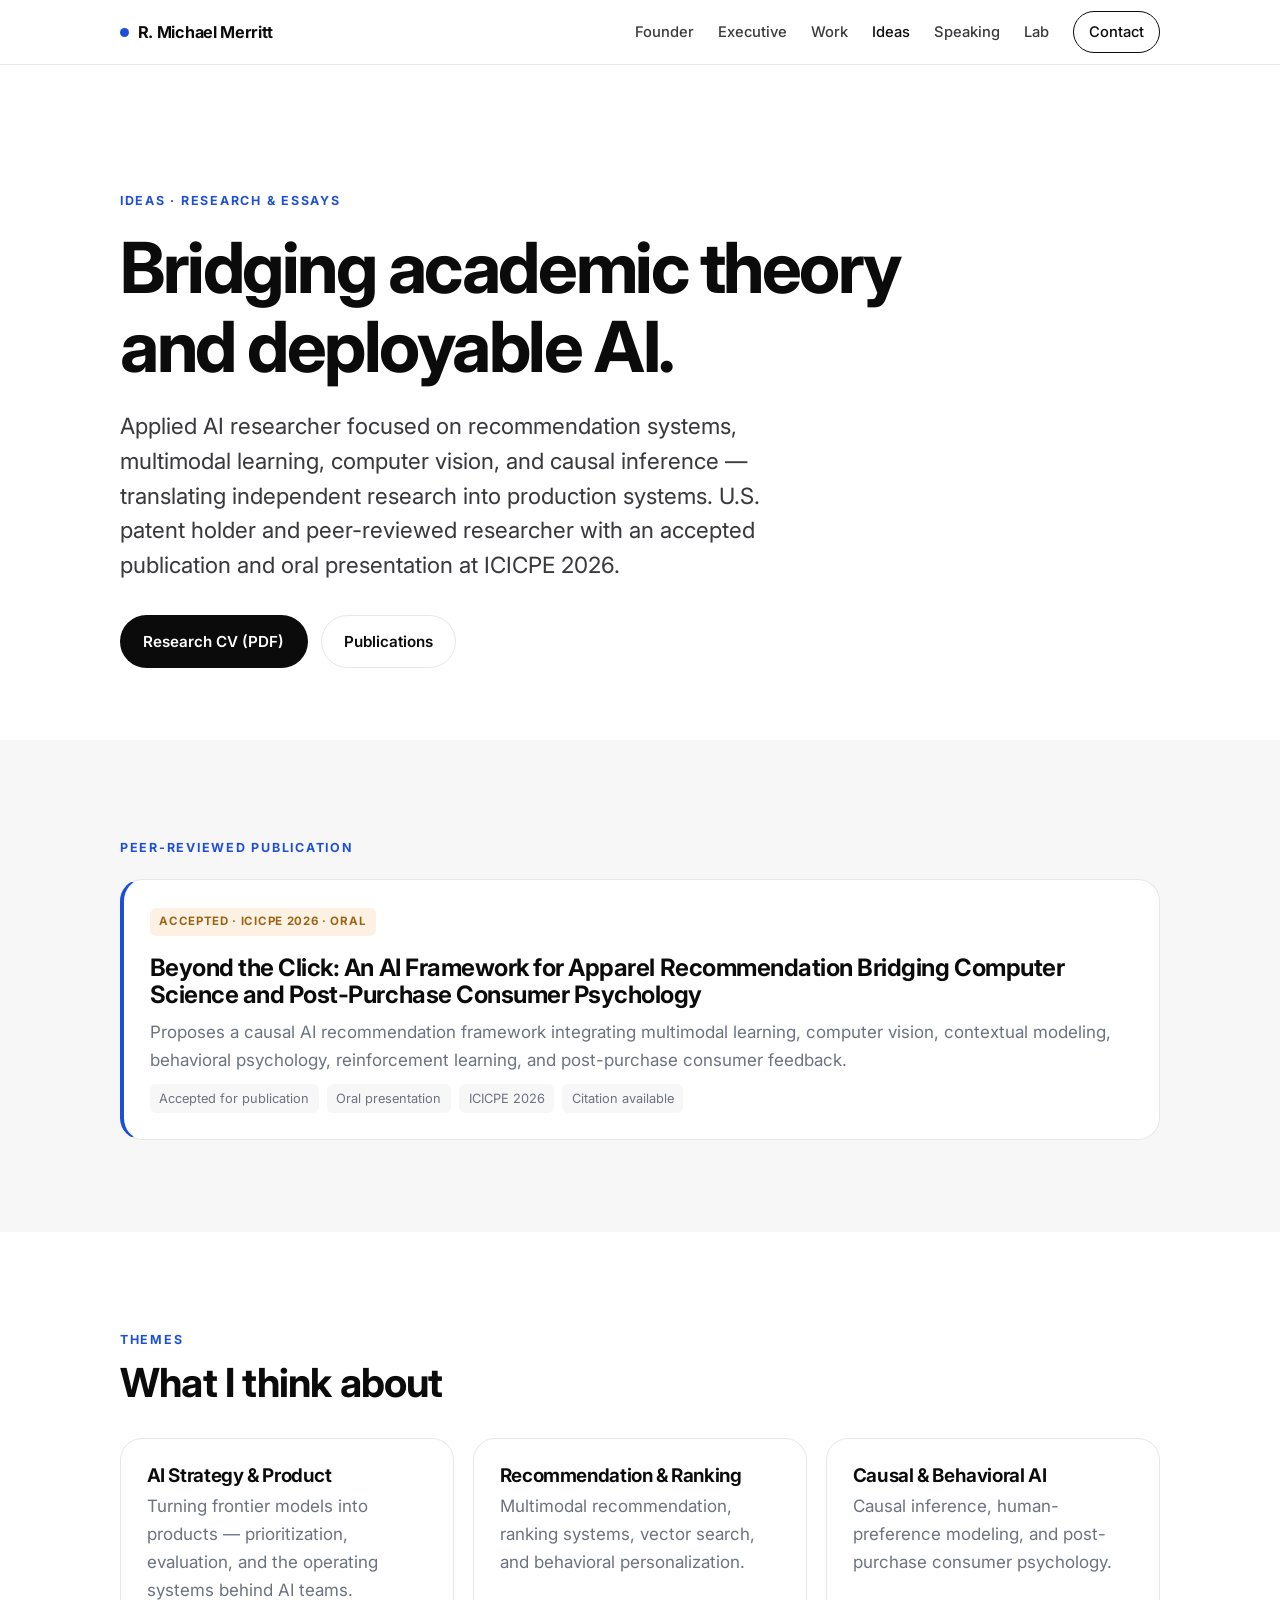
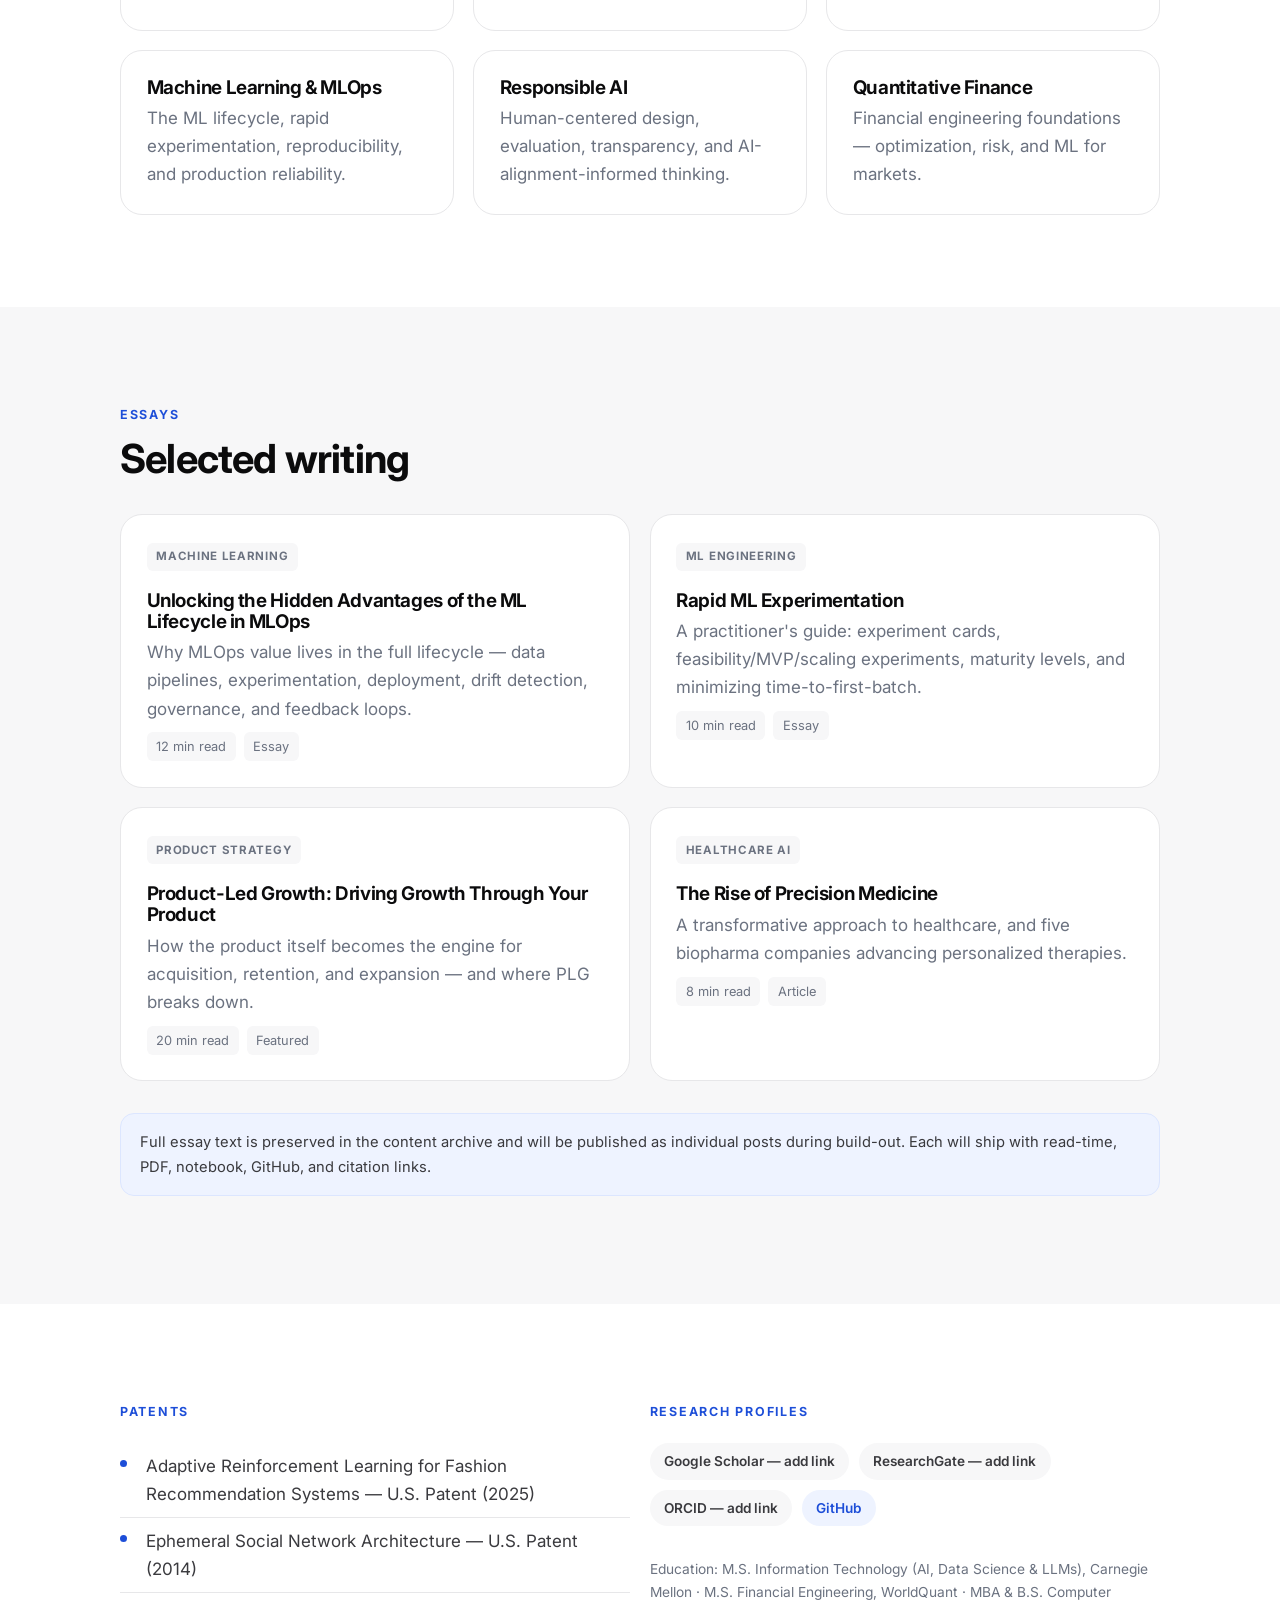
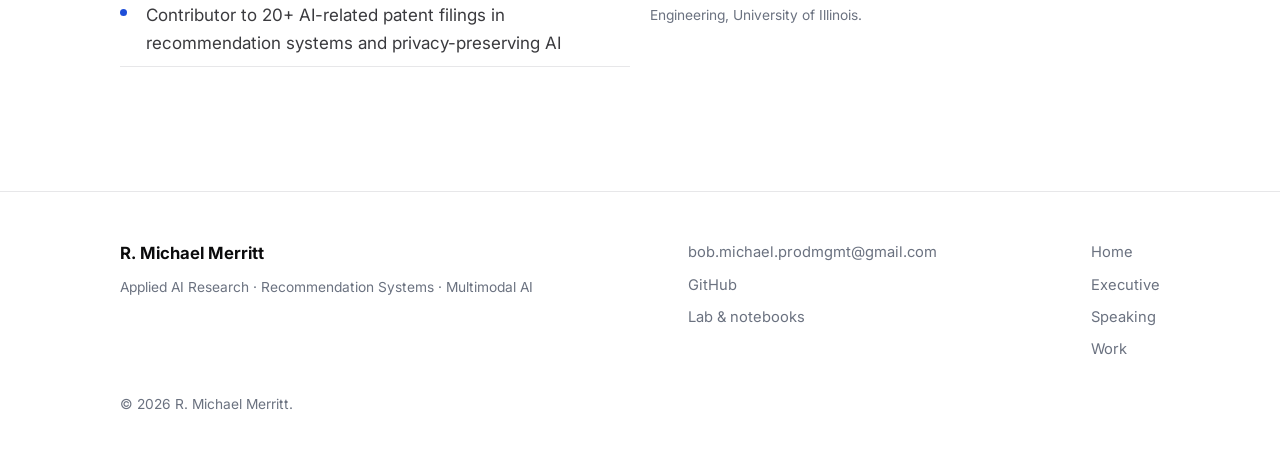
<file: ideas.html>
<!DOCTYPE html>
<html lang="en">
<head>
<meta charset="UTF-8">
<meta name="viewport" content="width=device-width, initial-scale=1.0">
<title>Ideas — Research &amp; Essays | R. Michael Merritt</title>
<meta name="description" content="Applied AI research and essays — recommendation systems, multimodal & causal AI, MLOps, and responsible AI. Peer-reviewed publication accepted at ICICPE 2026.">
<link rel="preconnect" href="https://fonts.googleapis.com"><link rel="preconnect" href="https://fonts.gstatic.com" crossorigin>
<link href="https://fonts.googleapis.com/css2?family=Inter:wght@400;500;600;700&display=swap" rel="stylesheet">
<link rel="stylesheet" href="style.css">
</head>
<body>

<nav class="nav">
  <div class="nav-inner">
    <a class="brand" href="index.html"><span class="dot"></span> R. Michael Merritt</a>
    <button class="nav-toggle" data-nav-toggle aria-label="Menu">☰</button>
    <div class="nav-links">
      <a href="founder.html">Founder</a><a href="executive.html">Executive</a><a href="work.html">Work</a>
      <a href="ideas.html" class="active">Ideas</a><a href="speaking.html">Speaking</a><a href="lab.html">Lab</a>
      <a class="nav-cta" href="mailto:bob.michael.prodmgmt@gmail.com">Contact</a>
    </div>
  </div>
</nav>

<header class="hero">
  <div class="wrap">
    <span class="eyebrow">Ideas · Research &amp; Essays</span>
    <h1 class="display">Bridging academic theory<br>and deployable AI.</h1>
    <p class="lede">Applied AI researcher focused on recommendation systems, multimodal learning, computer vision, and causal inference — translating independent research into production systems. U.S. patent holder and peer-reviewed researcher with an accepted publication and oral presentation at ICICPE 2026.</p>
    <div class="btn-row mt-3">
      <a class="btn btn-primary" href="Research_Resume.pdf" download>Research CV (PDF)</a>
      <a class="btn btn-ghost" href="#publications">Publications</a>
    </div>
  </div>
</header>

<!-- FEATURED PUBLICATION -->
<section id="publications" class="soft">
  <div class="wrap">
    <span class="eyebrow">Peer-Reviewed Publication</span>
    <div class="card mt-2" style="border-left:4px solid var(--accent)">
      <span class="tag research">Accepted · ICICPE 2026 · Oral</span>
      <h2 class="mt-2" style="font-size:1.5rem">Beyond the Click: An AI Framework for Apparel Recommendation Bridging Computer Science and Post-Purchase Consumer Psychology</h2>
      <p class="muted mt-1 mb-0">Proposes a causal AI recommendation framework integrating multimodal learning, computer vision, contextual modeling, behavioral psychology, reinforcement learning, and post-purchase consumer feedback.</p>
      <div class="meta-row"><span>Accepted for publication</span><span>Oral presentation</span><span>ICICPE 2026</span><span>Citation available</span></div>
    </div>
  </div>
</section>

<!-- RESEARCH AREAS -->
<section>
  <div class="wrap">
    <span class="eyebrow">Themes</span>
    <h2 class="section-title mt-1">What I think about</h2>
    <div class="grid cols-3 mt-3">
      <div class="card"><h3>AI Strategy &amp; Product</h3><p class="muted mb-0">Turning frontier models into products — prioritization, evaluation, and the operating systems behind AI teams.</p></div>
      <div class="card"><h3>Recommendation &amp; Ranking</h3><p class="muted mb-0">Multimodal recommendation, ranking systems, vector search, and behavioral personalization.</p></div>
      <div class="card"><h3>Causal &amp; Behavioral AI</h3><p class="muted mb-0">Causal inference, human-preference modeling, and post-purchase consumer psychology.</p></div>
      <div class="card"><h3>Machine Learning &amp; MLOps</h3><p class="muted mb-0">The ML lifecycle, rapid experimentation, reproducibility, and production reliability.</p></div>
      <div class="card"><h3>Responsible AI</h3><p class="muted mb-0">Human-centered design, evaluation, transparency, and AI-alignment-informed thinking.</p></div>
      <div class="card"><h3>Quantitative Finance</h3><p class="muted mb-0">Financial engineering foundations — optimization, risk, and ML for markets.</p></div>
    </div>
  </div>
</section>

<!-- ESSAYS -->
<section class="soft">
  <div class="wrap">
    <span class="eyebrow">Essays</span>
    <h2 class="section-title mt-1">Selected writing</h2>
    <div class="grid cols-2 mt-3">
      <div class="card"><span class="tag">Machine Learning</span><h3 class="mt-2">Unlocking the Hidden Advantages of the ML Lifecycle in MLOps</h3><p class="muted mb-0">Why MLOps value lives in the full lifecycle — data pipelines, experimentation, deployment, drift detection, governance, and feedback loops.</p><div class="meta-row"><span>12 min read</span><span>Essay</span></div></div>
      <div class="card"><span class="tag">ML Engineering</span><h3 class="mt-2">Rapid ML Experimentation</h3><p class="muted mb-0">A practitioner's guide: experiment cards, feasibility/MVP/scaling experiments, maturity levels, and minimizing time-to-first-batch.</p><div class="meta-row"><span>10 min read</span><span>Essay</span></div></div>
      <div class="card"><span class="tag">Product Strategy</span><h3 class="mt-2">Product-Led Growth: Driving Growth Through Your Product</h3><p class="muted mb-0">How the product itself becomes the engine for acquisition, retention, and expansion — and where PLG breaks down.</p><div class="meta-row"><span>20 min read</span><span>Featured</span></div></div>
      <div class="card"><span class="tag">Healthcare AI</span><h3 class="mt-2">The Rise of Precision Medicine</h3><p class="muted mb-0">A transformative approach to healthcare, and five biopharma companies advancing personalized therapies.</p><div class="meta-row"><span>8 min read</span><span>Article</span></div></div>
    </div>
    <p class="note mt-3">Full essay text is preserved in the content archive and will be published as individual posts during build-out. Each will ship with read-time, PDF, notebook, GitHub, and citation links.</p>
  </div>
</section>

<!-- PATENTS + PROFILES -->
<section>
  <div class="wrap">
    <div class="grid cols-2">
      <div>
        <span class="eyebrow">Patents</span>
        <ul class="flist mt-2">
          <li>Adaptive Reinforcement Learning for Fashion Recommendation Systems — U.S. Patent (2025)</li>
          <li>Ephemeral Social Network Architecture — U.S. Patent (2014)</li>
          <li>Contributor to 20+ AI-related patent filings in recommendation systems and privacy-preserving AI</li>
        </ul>
      </div>
      <div>
        <span class="eyebrow">Research Profiles</span>
        <div class="stat-chips mt-2">
          <span class="chip neutral">Google Scholar — add link</span>
          <span class="chip neutral">ResearchGate — add link</span>
          <span class="chip neutral">ORCID — add link</span>
          <a class="chip" href="https://github.com/bob-michael-prodmgmt">GitHub</a>
        </div>
        <p class="muted small mt-3">Education: M.S. Information Technology (AI, Data Science &amp; LLMs), Carnegie Mellon · M.S. Financial Engineering, WorldQuant · MBA &amp; B.S. Computer Engineering, University of Illinois.</p>
      </div>
    </div>
  </div>
</section>

<footer class="footer">
  <div class="wrap">
    <div class="cols">
      <div class="fcol"><span class="big">R. Michael Merritt</span><span class="muted small">Applied AI Research · Recommendation Systems · Multimodal AI</span></div>
      <div class="fcol"><a href="mailto:bob.michael.prodmgmt@gmail.com">bob.michael.prodmgmt@gmail.com</a><a href="https://github.com/bob-michael-prodmgmt">GitHub</a><a href="lab.html">Lab &amp; notebooks</a></div>
      <div class="fcol"><a href="index.html">Home</a><a href="executive.html">Executive</a><a href="speaking.html">Speaking</a><a href="work.html">Work</a></div>
    </div>
    <p class="muted small mt-3 mb-0">© 2026 R. Michael Merritt.</p>
  </div>
</footer>
<script src="main.js"></script>
</body>
</html>
</file>
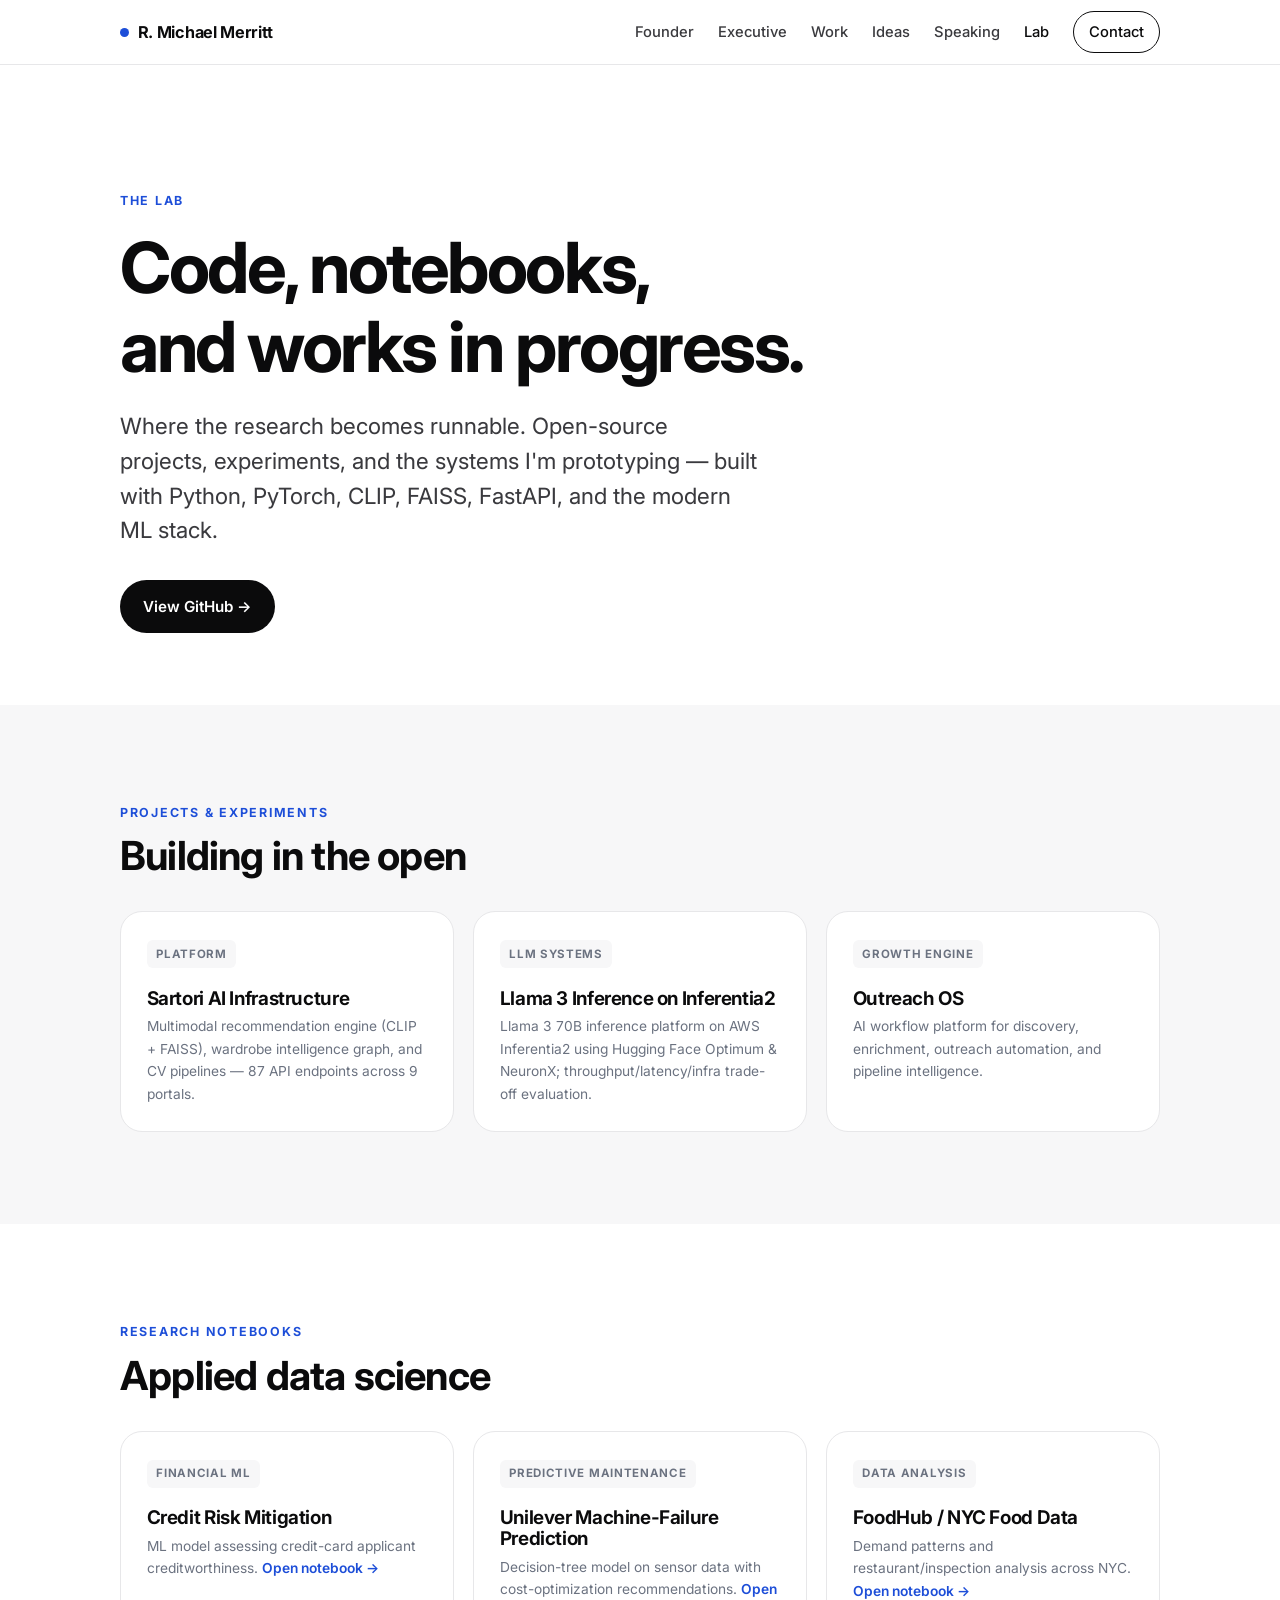
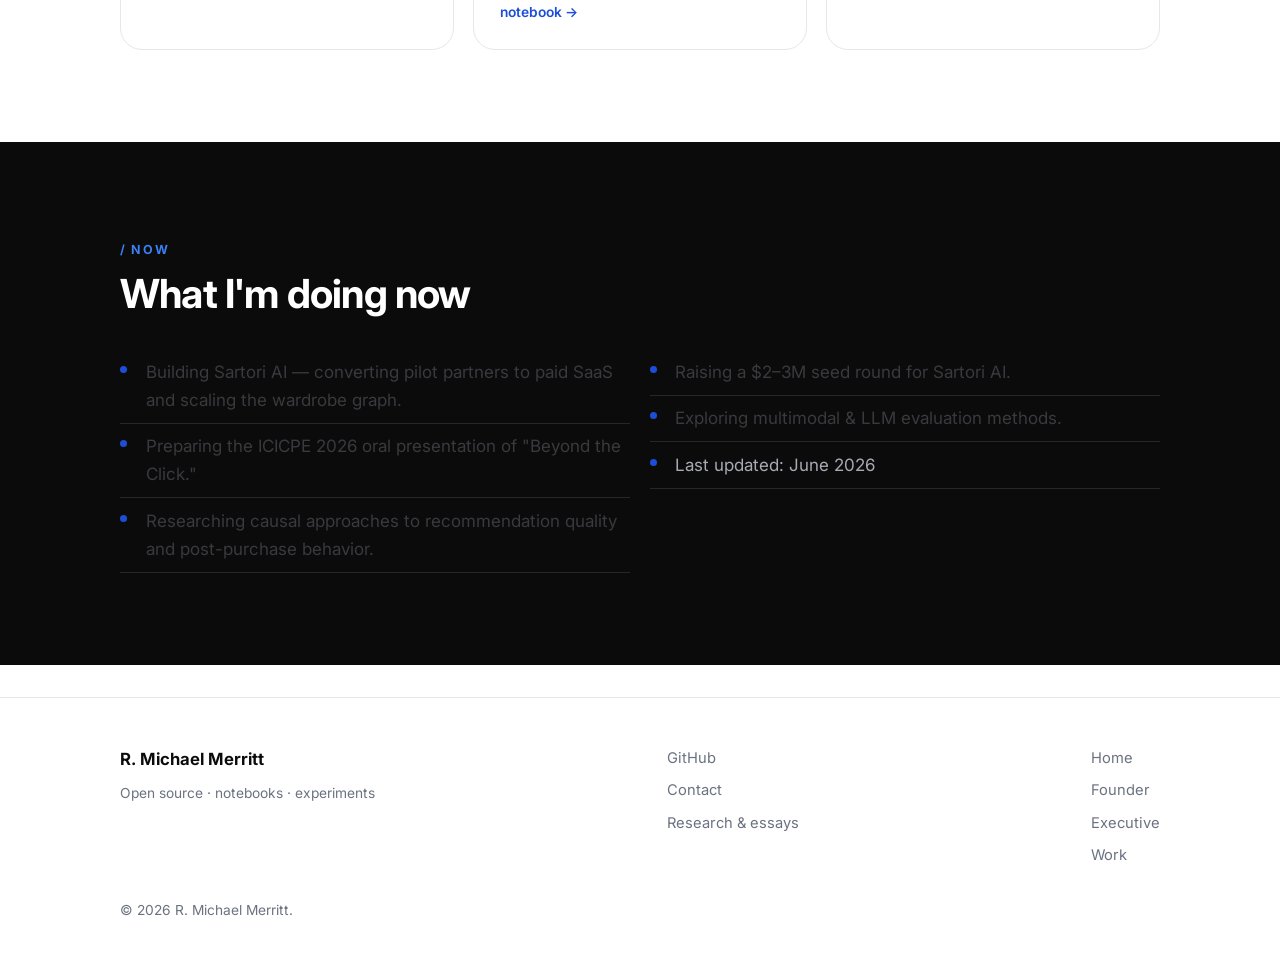
<file: lab.html>
<!DOCTYPE html>
<html lang="en">
<head>
<meta charset="UTF-8">
<meta name="viewport" content="width=device-width, initial-scale=1.0">
<title>Lab — Open Source &amp; Experiments | R. Michael Merritt</title>
<meta name="description" content="Open-source projects, research notebooks, experiments, and what I'm building right now.">
<link rel="preconnect" href="https://fonts.googleapis.com"><link rel="preconnect" href="https://fonts.gstatic.com" crossorigin>
<link href="https://fonts.googleapis.com/css2?family=Inter:wght@400;500;600;700&display=swap" rel="stylesheet">
<link rel="stylesheet" href="style.css">
</head>
<body>

<nav class="nav">
  <div class="nav-inner">
    <a class="brand" href="index.html"><span class="dot"></span> R. Michael Merritt</a>
    <button class="nav-toggle" data-nav-toggle aria-label="Menu">☰</button>
    <div class="nav-links">
      <a href="founder.html">Founder</a><a href="executive.html">Executive</a><a href="work.html">Work</a>
      <a href="ideas.html">Ideas</a><a href="speaking.html">Speaking</a><a href="lab.html" class="active">Lab</a>
      <a class="nav-cta" href="mailto:bob.michael.prodmgmt@gmail.com">Contact</a>
    </div>
  </div>
</nav>

<header class="hero">
  <div class="wrap">
    <span class="eyebrow">The Lab</span>
    <h1 class="display">Code, notebooks,<br>and works in progress.</h1>
    <p class="lede">Where the research becomes runnable. Open-source projects, experiments, and the systems I'm prototyping — built with Python, PyTorch, CLIP, FAISS, FastAPI, and the modern ML stack.</p>
    <div class="btn-row mt-3"><a class="btn btn-primary" href="https://github.com/bob-michael-prodmgmt">View GitHub →</a></div>
  </div>
</header>

<!-- PROJECTS -->
<section class="soft">
  <div class="wrap">
    <span class="eyebrow">Projects &amp; Experiments</span>
    <h2 class="section-title mt-1">Building in the open</h2>
    <div class="grid cols-3 mt-3">
      <div class="card"><span class="tag">Platform</span><h3 class="mt-2">Sartori AI Infrastructure</h3><p class="muted small mb-0">Multimodal recommendation engine (CLIP + FAISS), wardrobe intelligence graph, and CV pipelines — 87 API endpoints across 9 portals.</p></div>
      <div class="card"><span class="tag">LLM Systems</span><h3 class="mt-2">Llama 3 Inference on Inferentia2</h3><p class="muted small mb-0">Llama 3 70B inference platform on AWS Inferentia2 using Hugging Face Optimum &amp; NeuronX; throughput/latency/infra trade-off evaluation.</p></div>
      <div class="card"><span class="tag">Growth Engine</span><h3 class="mt-2">Outreach OS</h3><p class="muted small mb-0">AI workflow platform for discovery, enrichment, outreach automation, and pipeline intelligence.</p></div>
    </div>
  </div>
</section>

<!-- NOTEBOOKS -->
<section>
  <div class="wrap">
    <span class="eyebrow">Research Notebooks</span>
    <h2 class="section-title mt-1">Applied data science</h2>
    <div class="grid cols-3 mt-3">
      <a class="card" href="https://nbviewer.org/gist/bob-michael-prodmgmt/3fb8ae5d9be3911a31463eed06a8ffca"><span class="tag">Financial ML</span><h3 class="mt-2">Credit Risk Mitigation</h3><p class="muted small mb-0">ML model assessing credit-card applicant creditworthiness. <span class="arrow">Open notebook →</span></p></a>
      <a class="card" href="https://nbviewer.org/github/bob-michael-prodmgmt/sandbox/blob/47e446c096392793d7fd1028e12ae855f8fce1ef/Unilever_DecisionTree_MachineFailurePrediction.ipynb"><span class="tag">Predictive Maintenance</span><h3 class="mt-2">Unilever Machine-Failure Prediction</h3><p class="muted small mb-0">Decision-tree model on sensor data with cost-optimization recommendations. <span class="arrow">Open notebook →</span></p></a>
      <a class="card" href="https://github.com/bob-michael-prodmgmt/Product-Portfolio/blob/main/lower_west_nyc_foundations_foodhub_data_analysis.ipynb"><span class="tag">Data Analysis</span><h3 class="mt-2">FoodHub / NYC Food Data</h3><p class="muted small mb-0">Demand patterns and restaurant/inspection analysis across NYC. <span class="arrow">Open notebook →</span></p></a>
    </div>
  </div>
</section>

<!-- NOW -->
<section class="ink-section">
  <div class="wrap">
    <span class="eyebrow" style="color:var(--accent-2)">/ now</span>
    <h2 class="section-title mt-1">What I'm doing now</h2>
    <div class="grid cols-2 mt-3">
      <div>
        <ul class="flist" style="--hair:#26262b">
          <li style="border-color:#26262b">Building Sartori AI — converting pilot partners to paid SaaS and scaling the wardrobe graph.</li>
          <li style="border-color:#26262b">Preparing the ICICPE 2026 oral presentation of "Beyond the Click."</li>
          <li style="border-color:#26262b">Researching causal approaches to recommendation quality and post-purchase behavior.</li>
        </ul>
      </div>
      <div>
        <ul class="flist" style="--hair:#26262b">
          <li style="border-color:#26262b">Raising a $2–3M seed round for Sartori AI.</li>
          <li style="border-color:#26262b">Exploring multimodal &amp; LLM evaluation methods.</li>
          <li style="border-color:#26262b"><span class="muted">Last updated: June 2026</span></li>
        </ul>
      </div>
    </div>
  </div>
</section>

<footer class="footer">
  <div class="wrap">
    <div class="cols">
      <div class="fcol"><span class="big">R. Michael Merritt</span><span class="muted small">Open source · notebooks · experiments</span></div>
      <div class="fcol"><a href="https://github.com/bob-michael-prodmgmt">GitHub</a><a href="mailto:bob.michael.prodmgmt@gmail.com">Contact</a><a href="ideas.html">Research &amp; essays</a></div>
      <div class="fcol"><a href="index.html">Home</a><a href="founder.html">Founder</a><a href="executive.html">Executive</a><a href="work.html">Work</a></div>
    </div>
    <p class="muted small mt-3 mb-0">© 2026 R. Michael Merritt.</p>
  </div>
</footer>
<script src="main.js"></script>
</body>
</html>
</file>
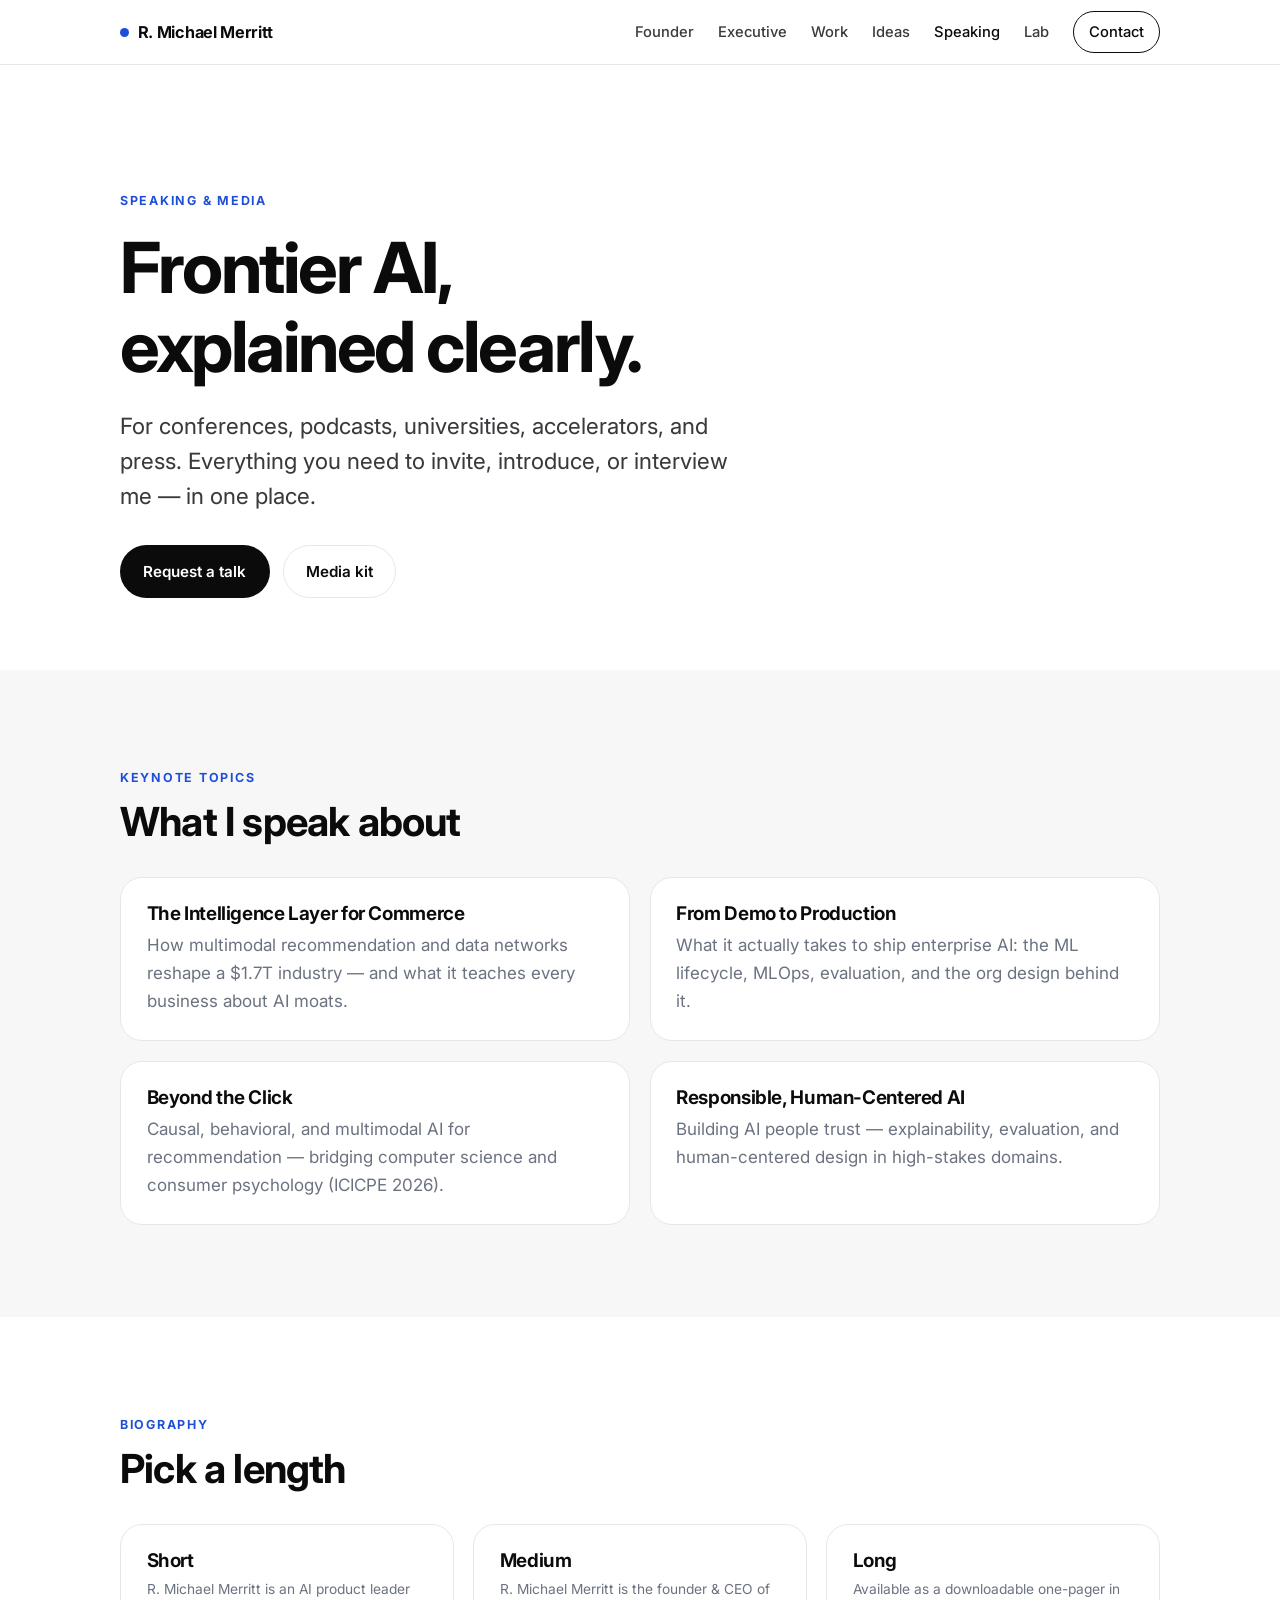
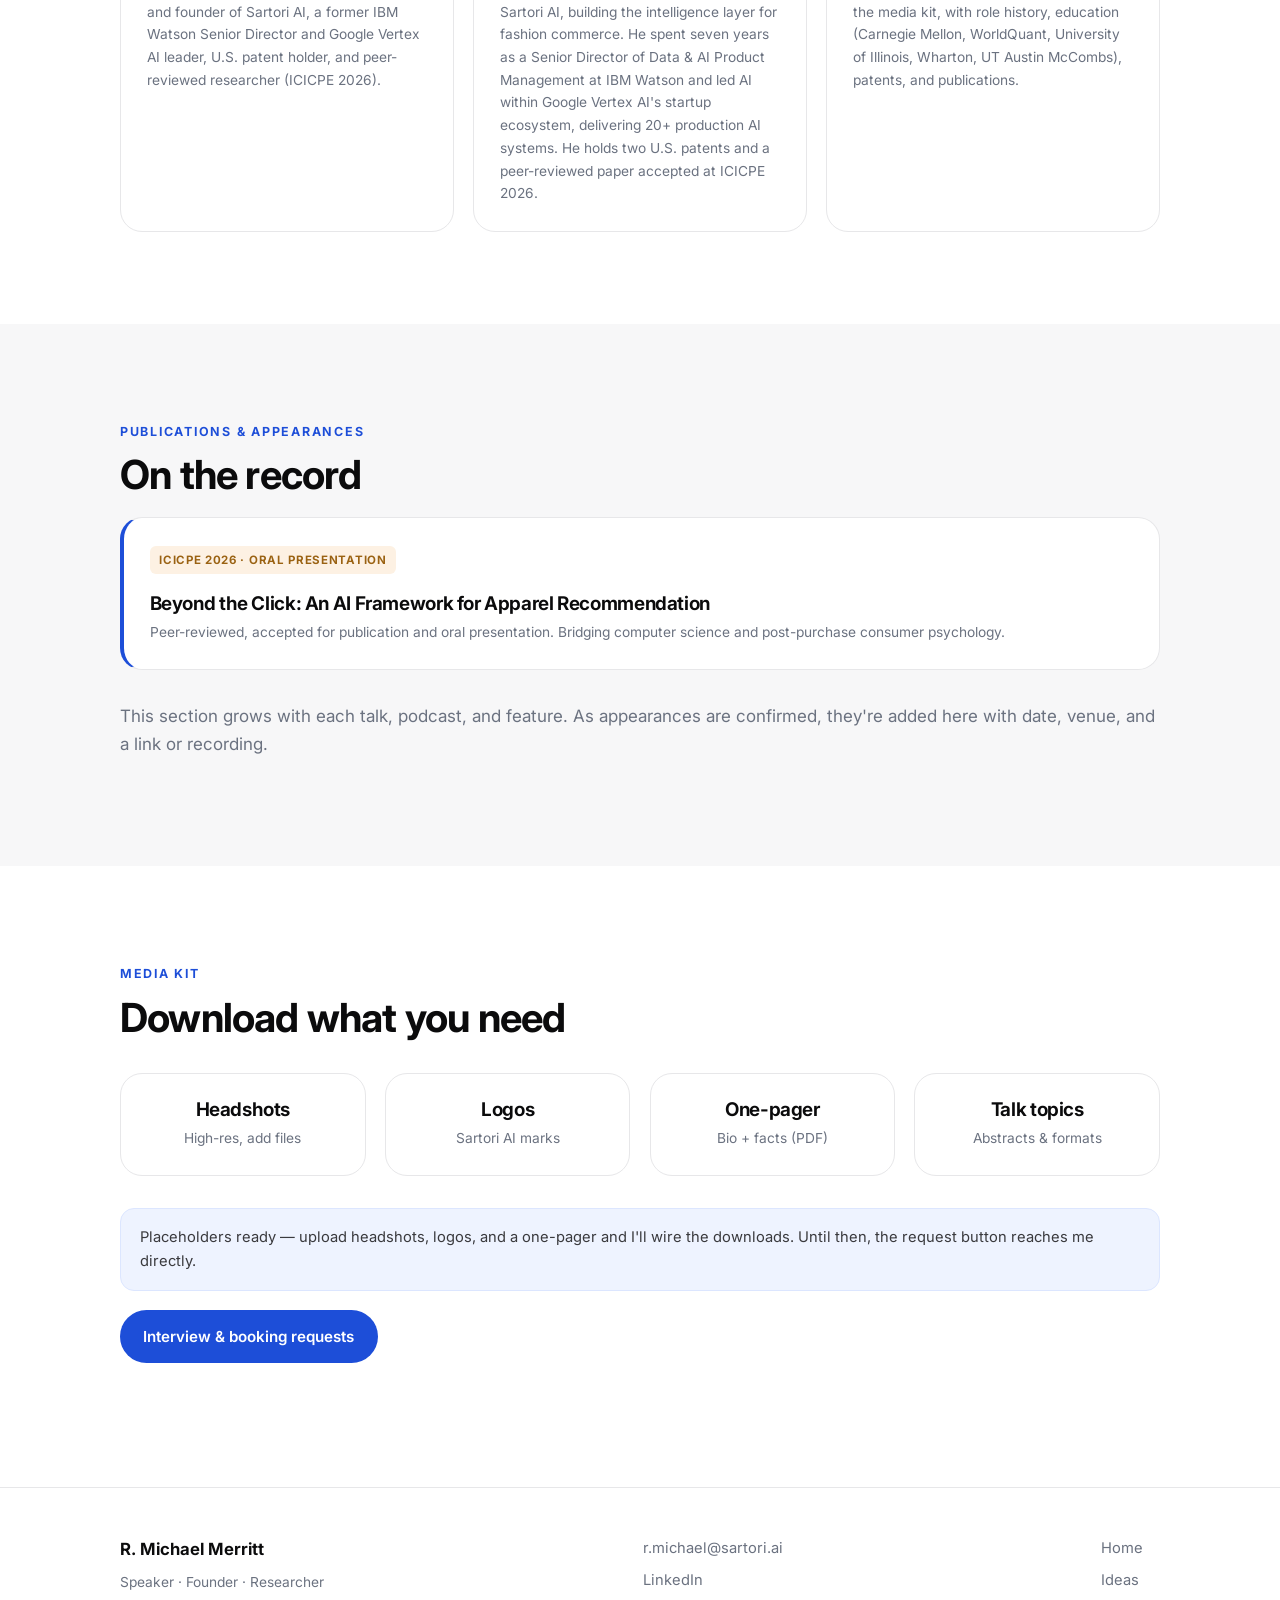
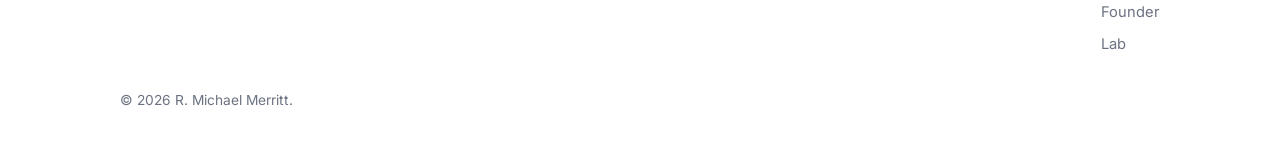
<file: speaking.html>
<!DOCTYPE html>
<html lang="en">
<head>
<meta charset="UTF-8">
<meta name="viewport" content="width=device-width, initial-scale=1.0">
<title>Speaking &amp; Media | R. Michael Merritt</title>
<meta name="description" content="Speaker media kit — keynote topics, biography, publications, and downloadable assets for conferences, podcasts, universities, and press.">
<link rel="preconnect" href="https://fonts.googleapis.com"><link rel="preconnect" href="https://fonts.gstatic.com" crossorigin>
<link href="https://fonts.googleapis.com/css2?family=Inter:wght@400;500;600;700&display=swap" rel="stylesheet">
<link rel="stylesheet" href="style.css">
</head>
<body>

<nav class="nav">
  <div class="nav-inner">
    <a class="brand" href="index.html"><span class="dot"></span> R. Michael Merritt</a>
    <button class="nav-toggle" data-nav-toggle aria-label="Menu">☰</button>
    <div class="nav-links">
      <a href="founder.html">Founder</a><a href="executive.html">Executive</a><a href="work.html">Work</a>
      <a href="ideas.html">Ideas</a><a href="speaking.html" class="active">Speaking</a><a href="lab.html">Lab</a>
      <a class="nav-cta" href="mailto:r.michael@sartori.ai">Contact</a>
    </div>
  </div>
</nav>

<header class="hero">
  <div class="wrap">
    <span class="eyebrow">Speaking &amp; Media</span>
    <h1 class="display">Frontier AI,<br>explained clearly.</h1>
    <p class="lede">For conferences, podcasts, universities, accelerators, and press. Everything you need to invite, introduce, or interview me — in one place.</p>
    <div class="btn-row mt-3">
      <a class="btn btn-primary" href="mailto:r.michael@sartori.ai?subject=Speaking%20inquiry">Request a talk</a>
      <a class="btn btn-ghost" href="#kit">Media kit</a>
    </div>
  </div>
</header>

<!-- KEYNOTE TOPICS -->
<section class="soft">
  <div class="wrap">
    <span class="eyebrow">Keynote Topics</span>
    <h2 class="section-title mt-1">What I speak about</h2>
    <div class="grid cols-2 mt-3">
      <div class="card"><h3>The Intelligence Layer for Commerce</h3><p class="muted mb-0">How multimodal recommendation and data networks reshape a $1.7T industry — and what it teaches every business about AI moats.</p></div>
      <div class="card"><h3>From Demo to Production</h3><p class="muted mb-0">What it actually takes to ship enterprise AI: the ML lifecycle, MLOps, evaluation, and the org design behind it.</p></div>
      <div class="card"><h3>Beyond the Click</h3><p class="muted mb-0">Causal, behavioral, and multimodal AI for recommendation — bridging computer science and consumer psychology (ICICPE 2026).</p></div>
      <div class="card"><h3>Responsible, Human-Centered AI</h3><p class="muted mb-0">Building AI people trust — explainability, evaluation, and human-centered design in high-stakes domains.</p></div>
    </div>
  </div>
</section>

<!-- BIO -->
<section>
  <div class="wrap">
    <span class="eyebrow">Biography</span>
    <h2 class="section-title mt-1">Pick a length</h2>
    <div class="grid cols-3 mt-3">
      <div class="card"><h3>Short</h3><p class="muted small mb-0">R. Michael Merritt is an AI product leader and founder of Sartori AI, a former IBM Watson Senior Director and Google Vertex AI leader, U.S. patent holder, and peer-reviewed researcher (ICICPE 2026).</p></div>
      <div class="card"><h3>Medium</h3><p class="muted small mb-0">R. Michael Merritt is the founder &amp; CEO of Sartori AI, building the intelligence layer for fashion commerce. He spent seven years as a Senior Director of Data &amp; AI Product Management at IBM Watson and led AI within Google Vertex AI's startup ecosystem, delivering 20+ production AI systems. He holds two U.S. patents and a peer-reviewed paper accepted at ICICPE 2026.</p></div>
      <div class="card"><h3>Long</h3><p class="muted small mb-0">Available as a downloadable one-pager in the media kit, with role history, education (Carnegie Mellon, WorldQuant, University of Illinois, Wharton, UT Austin McCombs), patents, and publications.</p></div>
    </div>
  </div>
</section>

<!-- PUBLICATIONS / APPEARANCES -->
<section class="soft">
  <div class="wrap">
    <span class="eyebrow">Publications &amp; Appearances</span>
    <h2 class="section-title mt-1">On the record</h2>
    <div class="card mt-2" style="border-left:4px solid var(--accent)">
      <span class="tag research">ICICPE 2026 · Oral presentation</span>
      <h3 class="mt-2">Beyond the Click: An AI Framework for Apparel Recommendation</h3>
      <p class="muted small mb-0">Peer-reviewed, accepted for publication and oral presentation. Bridging computer science and post-purchase consumer psychology.</p>
    </div>
    <p class="muted mt-3">This section grows with each talk, podcast, and feature. As appearances are confirmed, they're added here with date, venue, and a link or recording.</p>
  </div>
</section>

<!-- MEDIA KIT -->
<section id="kit">
  <div class="wrap">
    <span class="eyebrow">Media Kit</span>
    <h2 class="section-title mt-1">Download what you need</h2>
    <div class="grid cols-4 mt-3">
      <div class="card center"><h3>Headshots</h3><p class="muted small mb-0">High-res, add files</p></div>
      <div class="card center"><h3>Logos</h3><p class="muted small mb-0">Sartori AI marks</p></div>
      <div class="card center"><h3>One-pager</h3><p class="muted small mb-0">Bio + facts (PDF)</p></div>
      <div class="card center"><h3>Talk topics</h3><p class="muted small mb-0">Abstracts &amp; formats</p></div>
    </div>
    <p class="note mt-3">Placeholders ready — upload headshots, logos, and a one-pager and I'll wire the downloads. Until then, the request button reaches me directly.</p>
    <div class="btn-row mt-2"><a class="btn btn-accent" href="mailto:r.michael@sartori.ai?subject=Interview%2FBooking%20request">Interview &amp; booking requests</a></div>
  </div>
</section>

<footer class="footer">
  <div class="wrap">
    <div class="cols">
      <div class="fcol"><span class="big">R. Michael Merritt</span><span class="muted small">Speaker · Founder · Researcher</span></div>
      <div class="fcol"><a href="mailto:r.michael@sartori.ai">r.michael@sartori.ai</a><a href="https://www.linkedin.com/in/robert-merritt-mba-cpm-0559ab2a7/">LinkedIn</a></div>
      <div class="fcol"><a href="index.html">Home</a><a href="ideas.html">Ideas</a><a href="founder.html">Founder</a><a href="lab.html">Lab</a></div>
    </div>
    <p class="muted small mt-3 mb-0">© 2026 R. Michael Merritt.</p>
  </div>
</footer>
<script src="main.js"></script>
</body>
</html>
</file>
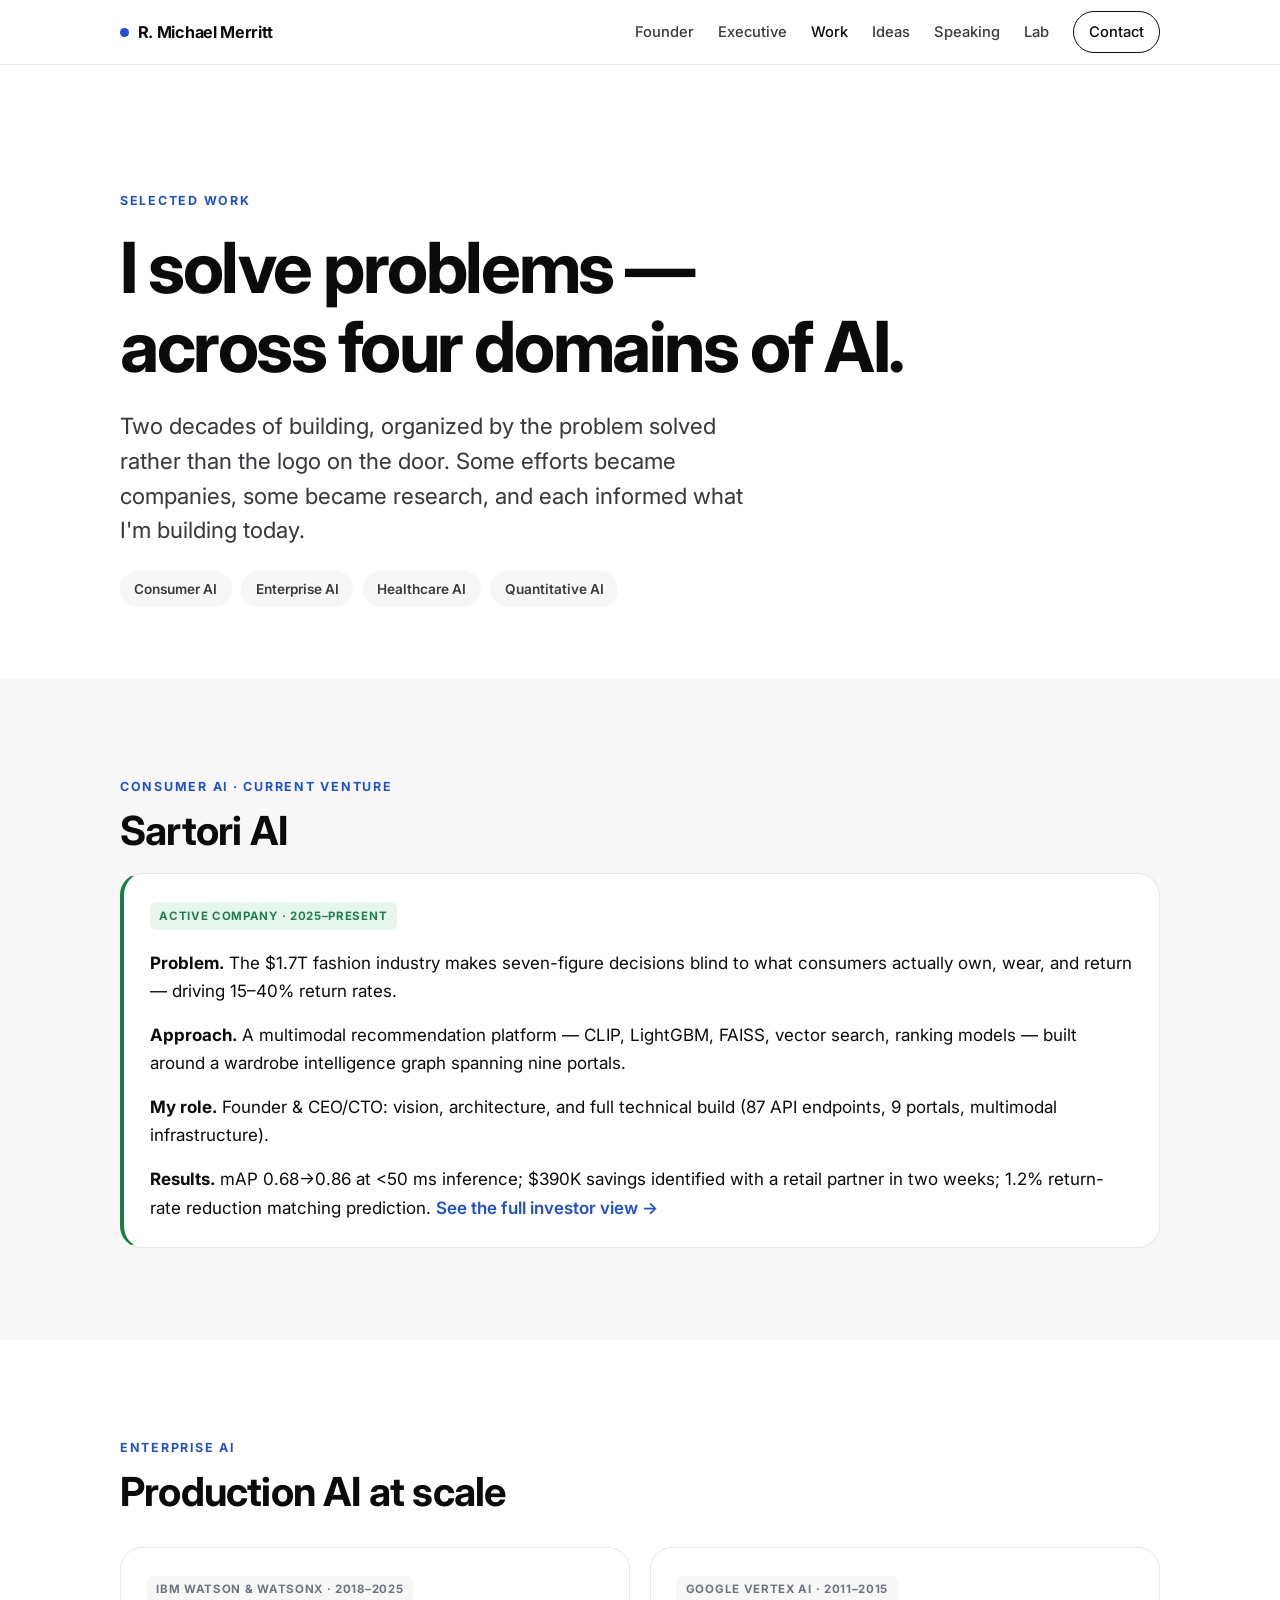
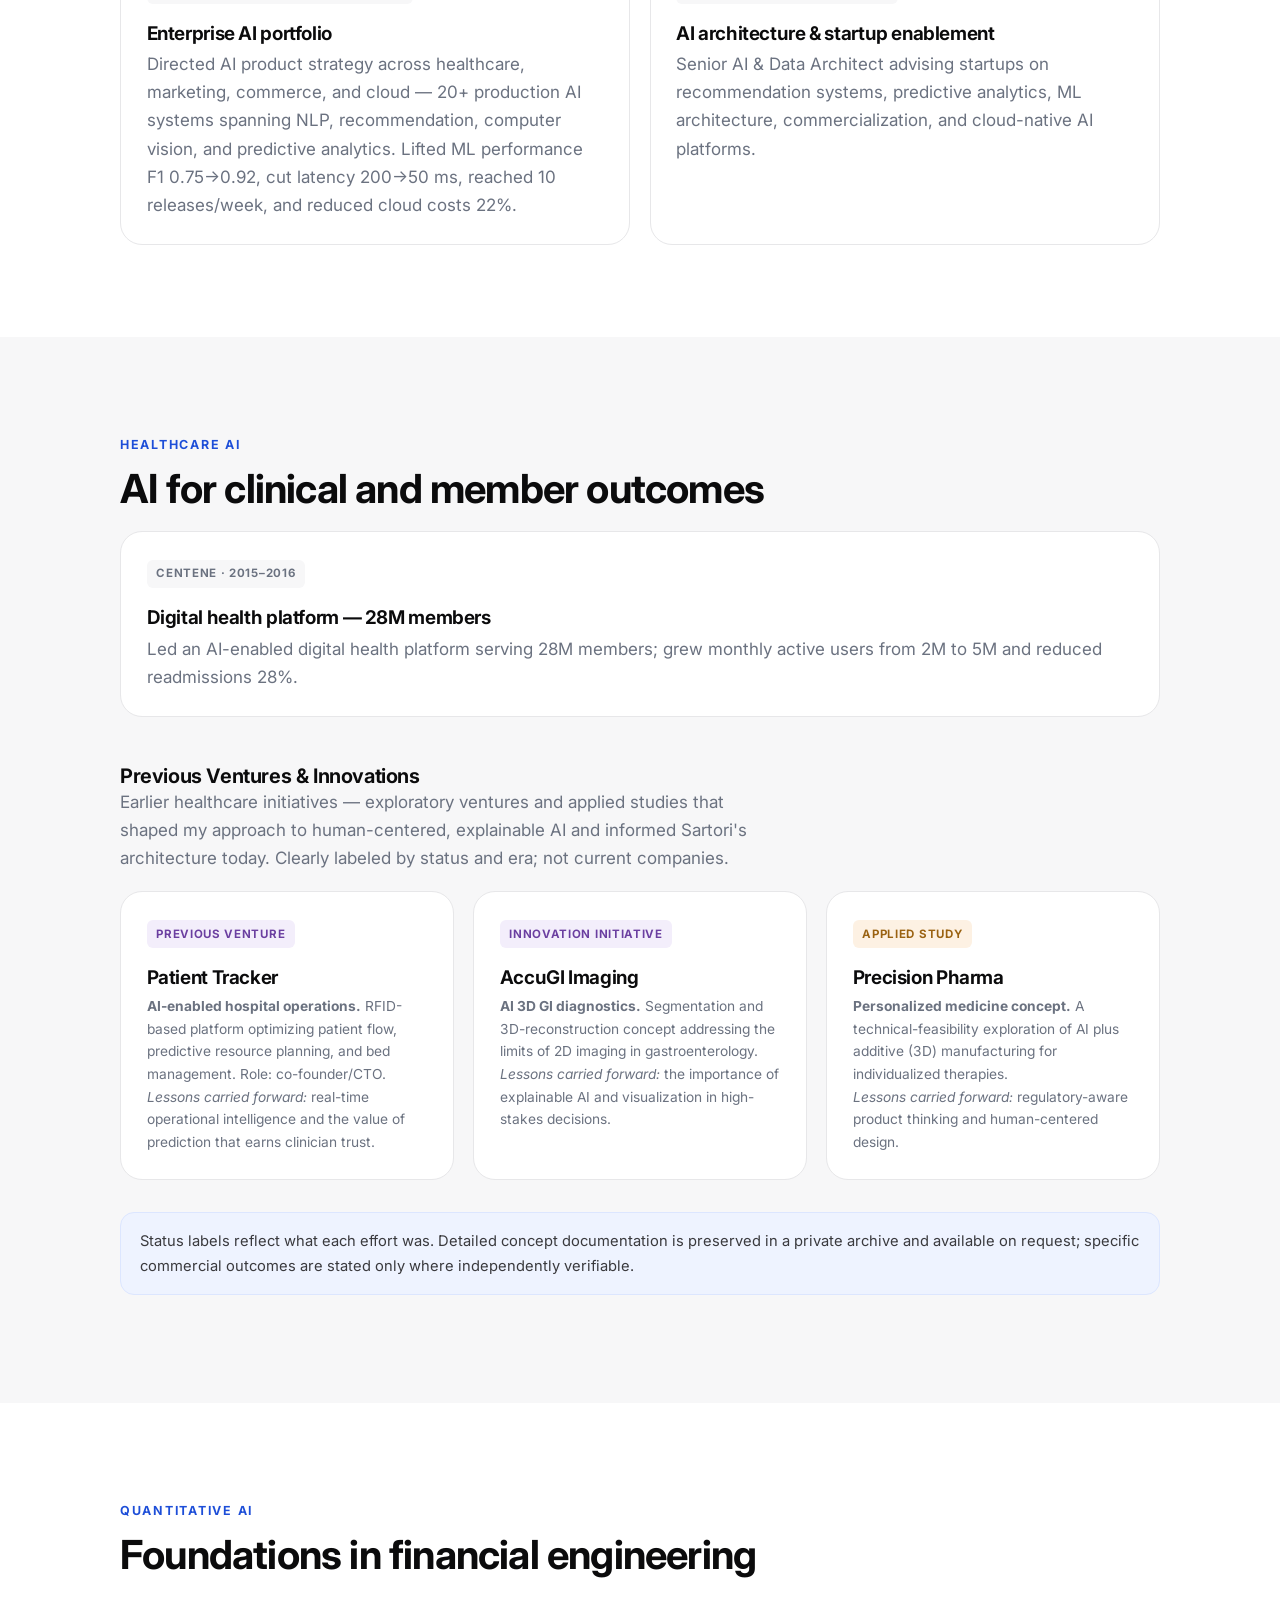
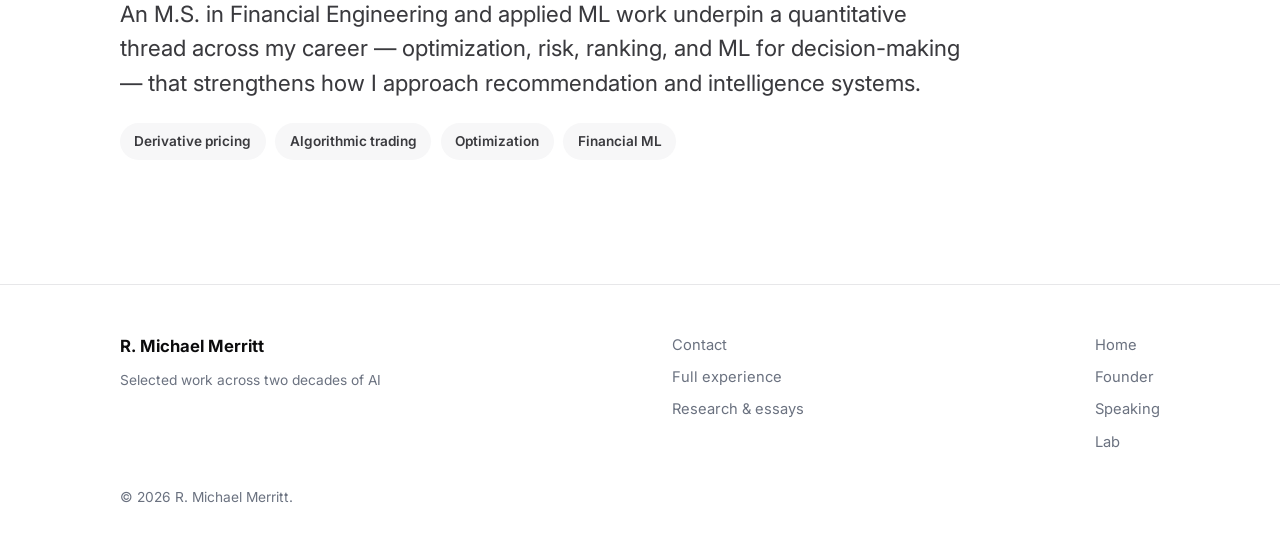
<file: work.html>
<!DOCTYPE html>
<html lang="en">
<head>
<meta charset="UTF-8">
<meta name="viewport" content="width=device-width, initial-scale=1.0">
<title>Work — Selected Work by Problem Solved | R. Michael Merritt</title>
<meta name="description" content="Selected work organized by the problems solved — consumer AI, enterprise AI, healthcare AI, and quantitative AI — across two decades.">
<link rel="preconnect" href="https://fonts.googleapis.com"><link rel="preconnect" href="https://fonts.gstatic.com" crossorigin>
<link href="https://fonts.googleapis.com/css2?family=Inter:wght@400;500;600;700&display=swap" rel="stylesheet">
<link rel="stylesheet" href="style.css">
</head>
<body>

<nav class="nav">
  <div class="nav-inner">
    <a class="brand" href="index.html"><span class="dot"></span> R. Michael Merritt</a>
    <button class="nav-toggle" data-nav-toggle aria-label="Menu">☰</button>
    <div class="nav-links">
      <a href="founder.html">Founder</a><a href="executive.html">Executive</a><a href="work.html" class="active">Work</a>
      <a href="ideas.html">Ideas</a><a href="speaking.html">Speaking</a><a href="lab.html">Lab</a>
      <a class="nav-cta" href="mailto:bob.michael.prodmgmt@gmail.com">Contact</a>
    </div>
  </div>
</nav>

<header class="hero">
  <div class="wrap">
    <span class="eyebrow">Selected Work</span>
    <h1 class="display">I solve problems —<br>across four domains of AI.</h1>
    <p class="lede">Two decades of building, organized by the problem solved rather than the logo on the door. Some efforts became companies, some became research, and each informed what I'm building today.</p>
    <div class="stat-chips">
      <span class="chip neutral">Consumer AI</span><span class="chip neutral">Enterprise AI</span><span class="chip neutral">Healthcare AI</span><span class="chip neutral">Quantitative AI</span>
    </div>
  </div>
</header>

<!-- CURRENT VENTURE -->
<section class="soft">
  <div class="wrap">
    <span class="eyebrow">Consumer AI · Current Venture</span>
    <h2 class="section-title mt-1">Sartori AI</h2>
    <div class="card mt-2" style="border-left:4px solid #1A7F46">
      <span class="tag live">Active company · 2025–present</span>
      <p class="mt-2"><strong>Problem.</strong> The $1.7T fashion industry makes seven-figure decisions blind to what consumers actually own, wear, and return — driving 15–40% return rates.</p>
      <p><strong>Approach.</strong> A multimodal recommendation platform — CLIP, LightGBM, FAISS, vector search, ranking models — built around a wardrobe intelligence graph spanning nine portals.</p>
      <p><strong>My role.</strong> Founder &amp; CEO/CTO: vision, architecture, and full technical build (87 API endpoints, 9 portals, multimodal infrastructure).</p>
      <p class="mb-0"><strong>Results.</strong> mAP 0.68→0.86 at &lt;50 ms inference; $390K savings identified with a retail partner in two weeks; 1.2% return-rate reduction matching prediction. <a href="founder.html" style="color:var(--accent);font-weight:600">See the full investor view →</a></p>
    </div>
  </div>
</section>

<!-- ENTERPRISE AI -->
<section>
  <div class="wrap">
    <span class="eyebrow">Enterprise AI</span>
    <h2 class="section-title mt-1">Production AI at scale</h2>
    <div class="grid cols-2 mt-3">
      <div class="card"><span class="tag">IBM Watson &amp; watsonx · 2018–2025</span><h3 class="mt-2">Enterprise AI portfolio</h3><p class="muted mb-0">Directed AI product strategy across healthcare, marketing, commerce, and cloud — 20+ production AI systems spanning NLP, recommendation, computer vision, and predictive analytics. Lifted ML performance F1 0.75→0.92, cut latency 200→50 ms, reached 10 releases/week, and reduced cloud costs 22%.</p></div>
      <div class="card"><span class="tag">Google Vertex AI · 2011–2015</span><h3 class="mt-2">AI architecture &amp; startup enablement</h3><p class="muted mb-0">Senior AI &amp; Data Architect advising startups on recommendation systems, predictive analytics, ML architecture, commercialization, and cloud-native AI platforms.</p></div>
    </div>
  </div>
</section>

<!-- HEALTHCARE AI -->
<section class="soft">
  <div class="wrap">
    <span class="eyebrow">Healthcare AI</span>
    <h2 class="section-title mt-1">AI for clinical and member outcomes</h2>
    <div class="card mt-2">
      <span class="tag">Centene · 2015–2016</span>
      <h3 class="mt-2">Digital health platform — 28M members</h3>
      <p class="muted mb-0">Led an AI-enabled digital health platform serving 28M members; grew monthly active users from 2M to 5M and reduced readmissions 28%.</p>
    </div>

    <h3 class="mt-4" style="font-size:1.25rem">Previous Ventures &amp; Innovations</h3>
    <p class="muted" style="max-width:60ch">Earlier healthcare initiatives — exploratory ventures and applied studies that shaped my approach to human-centered, explainable AI and informed Sartori's architecture today. Clearly labeled by status and era; not current companies.</p>
    <div class="grid cols-3 mt-2">
      <div class="card">
        <span class="tag prev">Previous venture</span>
        <h3 class="mt-2">Patient Tracker</h3>
        <p class="muted small mb-0"><strong>AI-enabled hospital operations.</strong> RFID-based platform optimizing patient flow, predictive resource planning, and bed management. Role: co-founder/CTO.<br><em>Lessons carried forward:</em> real-time operational intelligence and the value of prediction that earns clinician trust.</p>
      </div>
      <div class="card">
        <span class="tag prev">Innovation initiative</span>
        <h3 class="mt-2">AccuGI Imaging</h3>
        <p class="muted small mb-0"><strong>AI 3D GI diagnostics.</strong> Segmentation and 3D-reconstruction concept addressing the limits of 2D imaging in gastroenterology.<br><em>Lessons carried forward:</em> the importance of explainable AI and visualization in high-stakes decisions.</p>
      </div>
      <div class="card">
        <span class="tag research">Applied study</span>
        <h3 class="mt-2">Precision Pharma</h3>
        <p class="muted small mb-0"><strong>Personalized medicine concept.</strong> A technical-feasibility exploration of AI plus additive (3D) manufacturing for individualized therapies.<br><em>Lessons carried forward:</em> regulatory-aware product thinking and human-centered design.</p>
      </div>
    </div>
    <p class="note mt-3">Status labels reflect what each effort was. Detailed concept documentation is preserved in a private archive and available on request; specific commercial outcomes are stated only where independently verifiable.</p>
  </div>
</section>

<!-- QUANTITATIVE AI -->
<section>
  <div class="wrap">
    <span class="eyebrow">Quantitative AI</span>
    <h2 class="section-title mt-1">Foundations in financial engineering</h2>
    <p class="lede maxw-60 mt-2">An M.S. in Financial Engineering and applied ML work underpin a quantitative thread across my career — optimization, risk, ranking, and ML for decision-making — that strengthens how I approach recommendation and intelligence systems.</p>
    <div class="stat-chips"><span class="chip neutral">Derivative pricing</span><span class="chip neutral">Algorithmic trading</span><span class="chip neutral">Optimization</span><span class="chip neutral">Financial ML</span></div>
  </div>
</section>

<footer class="footer">
  <div class="wrap">
    <div class="cols">
      <div class="fcol"><span class="big">R. Michael Merritt</span><span class="muted small">Selected work across two decades of AI</span></div>
      <div class="fcol"><a href="mailto:bob.michael.prodmgmt@gmail.com">Contact</a><a href="executive.html">Full experience</a><a href="ideas.html">Research &amp; essays</a></div>
      <div class="fcol"><a href="index.html">Home</a><a href="founder.html">Founder</a><a href="speaking.html">Speaking</a><a href="lab.html">Lab</a></div>
    </div>
    <p class="muted small mt-3 mb-0">© 2026 R. Michael Merritt.</p>
  </div>
</footer>
<script src="main.js"></script>
</body>
</html>
</file>
<file: style.css>
/* ============================================================
   R. Michael Merritt — Reputation OS
   Design system: editorial, restrained, lots of breathing room
   ============================================================ */

:root{
  --ink:#0B0B0C;
  --ink-2:#3A3A3E;
  --muted:#6B7280;
  --faint:#9AA0A6;
  --hair:#E7E7E9;
  --bg:#FFFFFF;
  --bg-soft:#F7F7F8;
  --bg-ink:#0B0B0C;
  --accent:#1D4ED8;
  --accent-2:#3B82F6;
  --accent-soft:#EEF3FF;
  --gold:#9A7B2E;
  --radius:14px;
  --radius-lg:22px;
  --maxw:1120px;
  --pad:clamp(20px,5vw,40px);
  --font:'Inter',-apple-system,BlinkMacSystemFont,'Segoe UI',Roboto,Helvetica,Arial,sans-serif;
  --shadow:0 1px 2px rgba(11,11,12,.04),0 8px 30px rgba(11,11,12,.06);
  --shadow-lg:0 2px 6px rgba(11,11,12,.05),0 24px 60px rgba(11,11,12,.12);
}

*{box-sizing:border-box}
html{scroll-behavior:smooth}
body{
  margin:0;font-family:var(--font);color:var(--ink);background:var(--bg);
  font-size:17px;line-height:1.65;-webkit-font-smoothing:antialiased;text-rendering:optimizeLegibility;
}
img{max-width:100%;display:block}
a{color:inherit;text-decoration:none}
.wrap{max-width:var(--maxw);margin:0 auto;padding:0 var(--pad)}
.narrow{max-width:780px}

/* ---------- Typography ---------- */
h1,h2,h3,h4{line-height:1.12;letter-spacing:-.02em;font-weight:680;margin:0}
.display{font-size:clamp(2.6rem,6vw,4.4rem);font-weight:720;letter-spacing:-.035em}
h2.section-title{font-size:clamp(1.7rem,3.4vw,2.5rem);font-weight:700}
h3{font-size:1.18rem;font-weight:670}
.eyebrow{font-size:.78rem;font-weight:680;letter-spacing:.14em;text-transform:uppercase;color:var(--accent)}
.lede{font-size:clamp(1.1rem,2vw,1.4rem);line-height:1.55;color:var(--ink-2);font-weight:420}
.muted{color:var(--muted)}
.small{font-size:.86rem}
p{margin:0 0 1rem}

/* ---------- Nav ---------- */
.nav{position:sticky;top:0;z-index:50;background:rgba(255,255,255,.82);backdrop-filter:saturate(180%) blur(14px);border-bottom:1px solid var(--hair)}
.nav-inner{display:flex;align-items:center;justify-content:space-between;height:64px;max-width:var(--maxw);margin:0 auto;padding:0 var(--pad)}
.brand{font-weight:680;letter-spacing:-.02em;font-size:1.02rem;display:flex;align-items:center;gap:.55rem}
.brand .dot{width:9px;height:9px;border-radius:50%;background:var(--accent)}
.nav-links{display:flex;gap:1.5rem;align-items:center}
.nav-links a{font-size:.92rem;color:var(--ink-2);font-weight:500;transition:color .15s}
.nav-links a:hover,.nav-links a.active{color:var(--ink)}
.nav-cta{font-size:.88rem;font-weight:600;padding:.5rem .95rem;border:1px solid var(--ink);border-radius:999px;color:var(--ink)!important;transition:.15s}
.nav-cta:hover{background:var(--ink);color:#fff!important}
.nav-toggle{display:none;background:none;border:0;font-size:1.5rem;cursor:pointer}
@media(max-width:860px){
  .nav-links{position:fixed;inset:64px 0 auto 0;flex-direction:column;background:#fff;border-bottom:1px solid var(--hair);padding:1rem var(--pad);gap:1rem;display:none}
  .nav-links.open{display:flex}
  .nav-toggle{display:block}
}

/* ---------- Buttons ---------- */
.btn{display:inline-flex;align-items:center;gap:.5rem;font-weight:600;font-size:.95rem;padding:.8rem 1.4rem;border-radius:999px;border:1px solid transparent;cursor:pointer;transition:.18s;white-space:nowrap}
.btn-primary{background:var(--ink);color:#fff}
.btn-primary:hover{background:#000;transform:translateY(-1px)}
.btn-ghost{border-color:var(--hair);color:var(--ink);background:#fff}
.btn-ghost:hover{border-color:var(--ink)}
.btn-accent{background:var(--accent);color:#fff}
.btn-accent:hover{background:#1746c9;transform:translateY(-1px)}
.btn-row{display:flex;gap:.8rem;flex-wrap:wrap}

/* ---------- Layout primitives ---------- */
section{padding:clamp(48px,8vw,92px) 0}
.section-tight{padding:clamp(32px,5vw,56px) 0}
.divider{height:1px;background:var(--hair);border:0;margin:0}
.grid{display:grid;gap:1.2rem}
.cols-2{grid-template-columns:repeat(2,1fr)}
.cols-3{grid-template-columns:repeat(3,1fr)}
.cols-4{grid-template-columns:repeat(4,1fr)}
@media(max-width:860px){.cols-2,.cols-3,.cols-4{grid-template-columns:1fr}}
@media(max-width:860px){.cols-4{grid-template-columns:1fr 1fr}}

/* ---------- Hero ---------- */
.hero{padding:clamp(56px,10vw,120px) 0 clamp(40px,6vw,72px)}
.hero .eyebrow{margin-bottom:1.1rem;display:inline-block}
.hero .lede{margin-top:1.4rem;max-width:640px}
.hero .btn-row{margin-top:2rem}

/* ---------- Cards ---------- */
.card{background:#fff;border:1px solid var(--hair);border-radius:var(--radius-lg);padding:1.6rem;transition:.2s;display:block}
.card:hover{box-shadow:var(--shadow-lg);transform:translateY(-2px);border-color:#dcdce0}
.card h3{margin-bottom:.4rem}
.card .arrow{color:var(--accent);font-weight:600}

/* Door cards (home) */
.doors{display:grid;grid-template-columns:repeat(2,1fr);gap:1rem}
@media(max-width:860px){.doors{grid-template-columns:1fr}}
.door{position:relative;background:#fff;border:1px solid var(--hair);border-radius:var(--radius-lg);padding:1.7rem 1.7rem 1.5rem;transition:.2s;overflow:hidden}
.door:hover{box-shadow:var(--shadow-lg);transform:translateY(-3px);border-color:#d4d4d8}
.door .who{font-size:.8rem;font-weight:680;letter-spacing:.1em;text-transform:uppercase;color:var(--accent)}
.door h3{font-size:1.45rem;margin:.5rem 0 .3rem;letter-spacing:-.02em}
.door p{color:var(--muted);margin:0 0 1.1rem;font-size:.98rem}
.door .go{font-weight:600;font-size:.95rem;display:inline-flex;align-items:center;gap:.4rem}
.door .go .a{transition:transform .2s}
.door:hover .go .a{transform:translateX(4px)}

/* ---------- Metrics band ---------- */
.metrics{background:var(--bg-ink);color:#fff;border-radius:var(--radius-lg)}
.metrics .wrap{padding:clamp(32px,5vw,52px) var(--pad)}
.metric-grid{display:grid;grid-template-columns:repeat(4,1fr);gap:1.5rem 1rem}
@media(max-width:860px){.metric-grid{grid-template-columns:repeat(2,1fr)}}
.metric .num{font-size:clamp(2rem,4vw,2.8rem);font-weight:720;letter-spacing:-.03em;line-height:1}
.metric .lbl{margin-top:.5rem;font-size:.86rem;color:#B9BBC2;line-height:1.35}
.metrics.light{background:var(--bg-soft);color:var(--ink)}
.metrics.light .metric .lbl{color:var(--muted)}

/* inline stat chips */
.stat-chips{display:flex;flex-wrap:wrap;gap:.6rem;margin-top:1.4rem}
.chip{background:var(--accent-soft);color:var(--accent);font-weight:600;font-size:.85rem;padding:.45rem .9rem;border-radius:999px}
.chip.neutral{background:var(--bg-soft);color:var(--ink-2)}

/* ---------- Timeline (horizontal, simple) ---------- */
.timeline{display:flex;gap:0;overflow-x:auto;padding:1rem 0 .5rem;scrollbar-width:thin}
.tl-node{flex:0 0 auto;min-width:150px;position:relative;padding:1.4rem 1.1rem 0;text-align:left}
.tl-node::before{content:"";position:absolute;top:1.4rem;left:0;right:0;height:2px;background:var(--hair)}
.tl-node::after{content:"";position:absolute;top:calc(1.4rem - 4px);left:1.1rem;width:11px;height:11px;border-radius:50%;background:var(--accent);border:2px solid #fff}
.tl-node .yr{font-weight:700;font-size:.9rem;margin-top:.9rem}
.tl-node .lab{font-size:.86rem;color:var(--muted);margin-top:.2rem}

/* ---------- Case-study / experience rows ---------- */
.exp{border-top:1px solid var(--hair);padding:1.5rem 0;display:grid;grid-template-columns:200px 1fr;gap:1.5rem}
@media(max-width:760px){.exp{grid-template-columns:1fr;gap:.4rem}}
.exp .when{color:var(--muted);font-size:.9rem;font-weight:560}
.exp .role{font-weight:660;font-size:1.08rem}
.exp .org{color:var(--accent);font-weight:560}
.exp ul{margin:.7rem 0 0;padding-left:1.1rem}
.exp li{margin:.3rem 0;color:var(--ink-2)}

/* feature list */
.flist{list-style:none;padding:0;margin:0}
.flist li{padding:.55rem 0 .55rem 1.6rem;position:relative;border-bottom:1px solid var(--hair);color:var(--ink-2)}
.flist li::before{content:"";position:absolute;left:0;top:1.05rem;width:7px;height:7px;border-radius:50%;background:var(--accent)}

/* pill tag */
.tag{display:inline-block;font-size:.72rem;font-weight:680;letter-spacing:.06em;text-transform:uppercase;padding:.28rem .6rem;border-radius:6px;background:var(--bg-soft);color:var(--muted)}
.tag.live{background:#E7F6EC;color:#1A7F46}
.tag.prev{background:#F3EEFB;color:#6B3FA0}
.tag.research{background:#FDF1E3;color:#9A6212}

/* read-meta for essays */
.meta-row{display:flex;flex-wrap:wrap;gap:.5rem;margin-top:.6rem;font-size:.8rem;color:var(--muted)}
.meta-row span{background:var(--bg-soft);padding:.25rem .6rem;border-radius:6px}

/* soft section bg */
.soft{background:var(--bg-soft)}
.ink-section{background:var(--bg-ink);color:#fff}
.ink-section .muted{color:#A9ABB3}
.ink-section .section-title{color:#fff}

/* note / disclosure */
.note{background:var(--accent-soft);border:1px solid #DCE6FF;border-radius:var(--radius);padding:1rem 1.2rem;font-size:.92rem;color:var(--ink-2)}

/* footer */
.footer{border-top:1px solid var(--hair);padding:3rem 0 2.4rem;margin-top:2rem}
.footer .cols{display:flex;justify-content:space-between;gap:2rem;flex-wrap:wrap}
.footer a{color:var(--muted);font-size:.92rem}
.footer a:hover{color:var(--ink)}
.footer .fcol{display:flex;flex-direction:column;gap:.5rem}
.footer .big{font-weight:680;font-size:1.05rem;color:var(--ink)}

/* utility */
.center{text-align:center}
.mt-1{margin-top:.6rem}.mt-2{margin-top:1.2rem}.mt-3{margin-top:2rem}.mt-4{margin-top:3rem}
.mb-0{margin-bottom:0}
.maxw-60{max-width:60ch}
.reveal{opacity:0;transform:translateY(14px);transition:opacity .6s ease,transform .6s ease}
.reveal.in{opacity:1;transform:none}

/* ===== Visual components (added) ===== */
/* Layered architecture diagram */
.layers{display:flex;flex-direction:column;gap:.45rem;margin-top:1.6rem}
.layer{border-radius:16px;padding:1.15rem 1.3rem;border:1px solid var(--hair)}
.layer .lname{font-weight:680;font-size:1.02rem}
.layer .ldesc{font-size:.88rem;margin:.25rem 0 0;max-width:64ch}
.layer .ports{display:flex;gap:.5rem;flex-wrap:wrap;margin-top:.75rem}
.port{display:inline-flex;flex-direction:column;align-items:center;min-width:60px;padding:.45rem .55rem;border-radius:10px;background:#fff;border:1px solid var(--hair)}
.port b{font-size:.92rem;letter-spacing:.02em}
.port span{font-size:.66rem;color:var(--muted);margin-top:.1rem}
.layer.l3{background:var(--bg-soft)}
.layer.l3 .ldesc{color:var(--muted)}
.layer.l2{background:var(--accent-soft);border-color:#dce6ff}
.layer.l2 .ldesc{color:#3f567f}
.layer.l1{background:linear-gradient(180deg,#16276a,#1D4ED8);color:#fff;border-color:transparent}
.layer.l1 .ldesc{color:#d2ddfb}
.layer.l1 .port{background:rgba(255,255,255,.12);border-color:rgba(255,255,255,.28);color:#fff}
.layer.l1 .port span{color:#d2ddfb}
.layer-flow{text-align:center;color:var(--faint);font-size:1.05rem;line-height:1;margin:.05rem 0}
.layer-flow b{color:var(--accent);font-style:normal}

/* Chart + flywheel wrappers */
.viz-2col{display:grid;grid-template-columns:1fr 1fr;gap:2.2rem;align-items:center;margin-top:1.6rem}
@media(max-width:760px){.viz-2col{grid-template-columns:1fr;gap:1.4rem}}
.svg-viz{width:100%;height:auto;display:block}
.viz-center{max-width:460px;margin:1.4rem auto 0}
.delta{display:inline-block;background:#E7F6EC;color:#1A7F46;font-weight:680;font-size:.8rem;padding:.3rem .7rem;border-radius:999px}

/* Rich horizontal timeline */
.rtimeline{display:flex;gap:0;overflow-x:auto;padding:1.6rem 0 .6rem;margin-top:1rem;scrollbar-width:thin}
.rtl{flex:0 0 auto;width:188px;padding-right:1.1rem;position:relative}
.rtl::before{content:"";position:absolute;top:7px;left:0;right:0;height:2px;background:linear-gradient(90deg,var(--accent),#c9d5f3)}
.rtl::after{content:"";position:absolute;top:2px;left:0;width:13px;height:13px;border-radius:50%;background:var(--accent);border:3px solid var(--bg);box-shadow:0 0 0 1px var(--hair)}
.rtl .ry{font-weight:720;margin-top:1.25rem;font-size:.92rem}
.rtl .rr{font-weight:640;font-size:.96rem;margin-top:.35rem;line-height:1.25}
.rtl .ro{color:var(--accent);font-size:.84rem;font-weight:560;margin-top:.1rem}
.rtl .rh{color:var(--muted);font-size:.82rem;margin-top:.45rem;line-height:1.42}
.rtimeline.on-soft .rtl::after{border-color:var(--bg-soft)}
</file>
